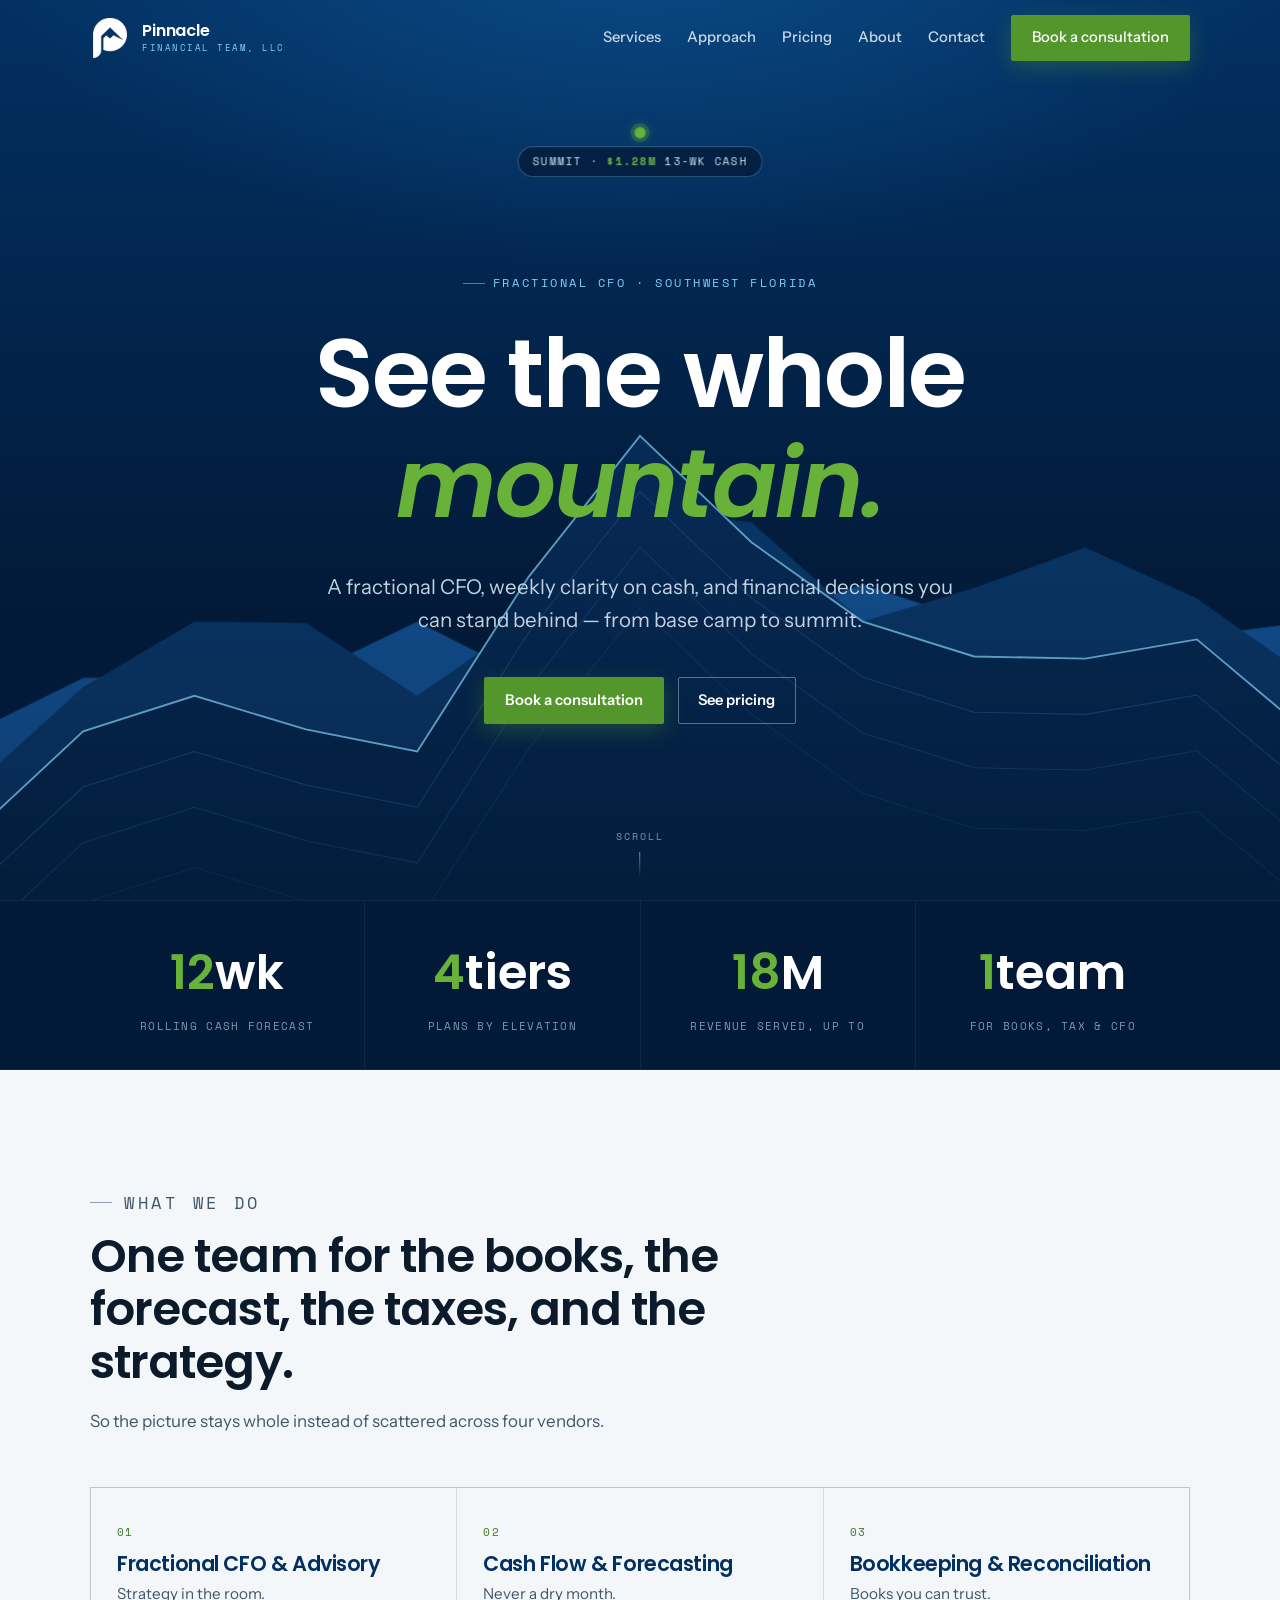
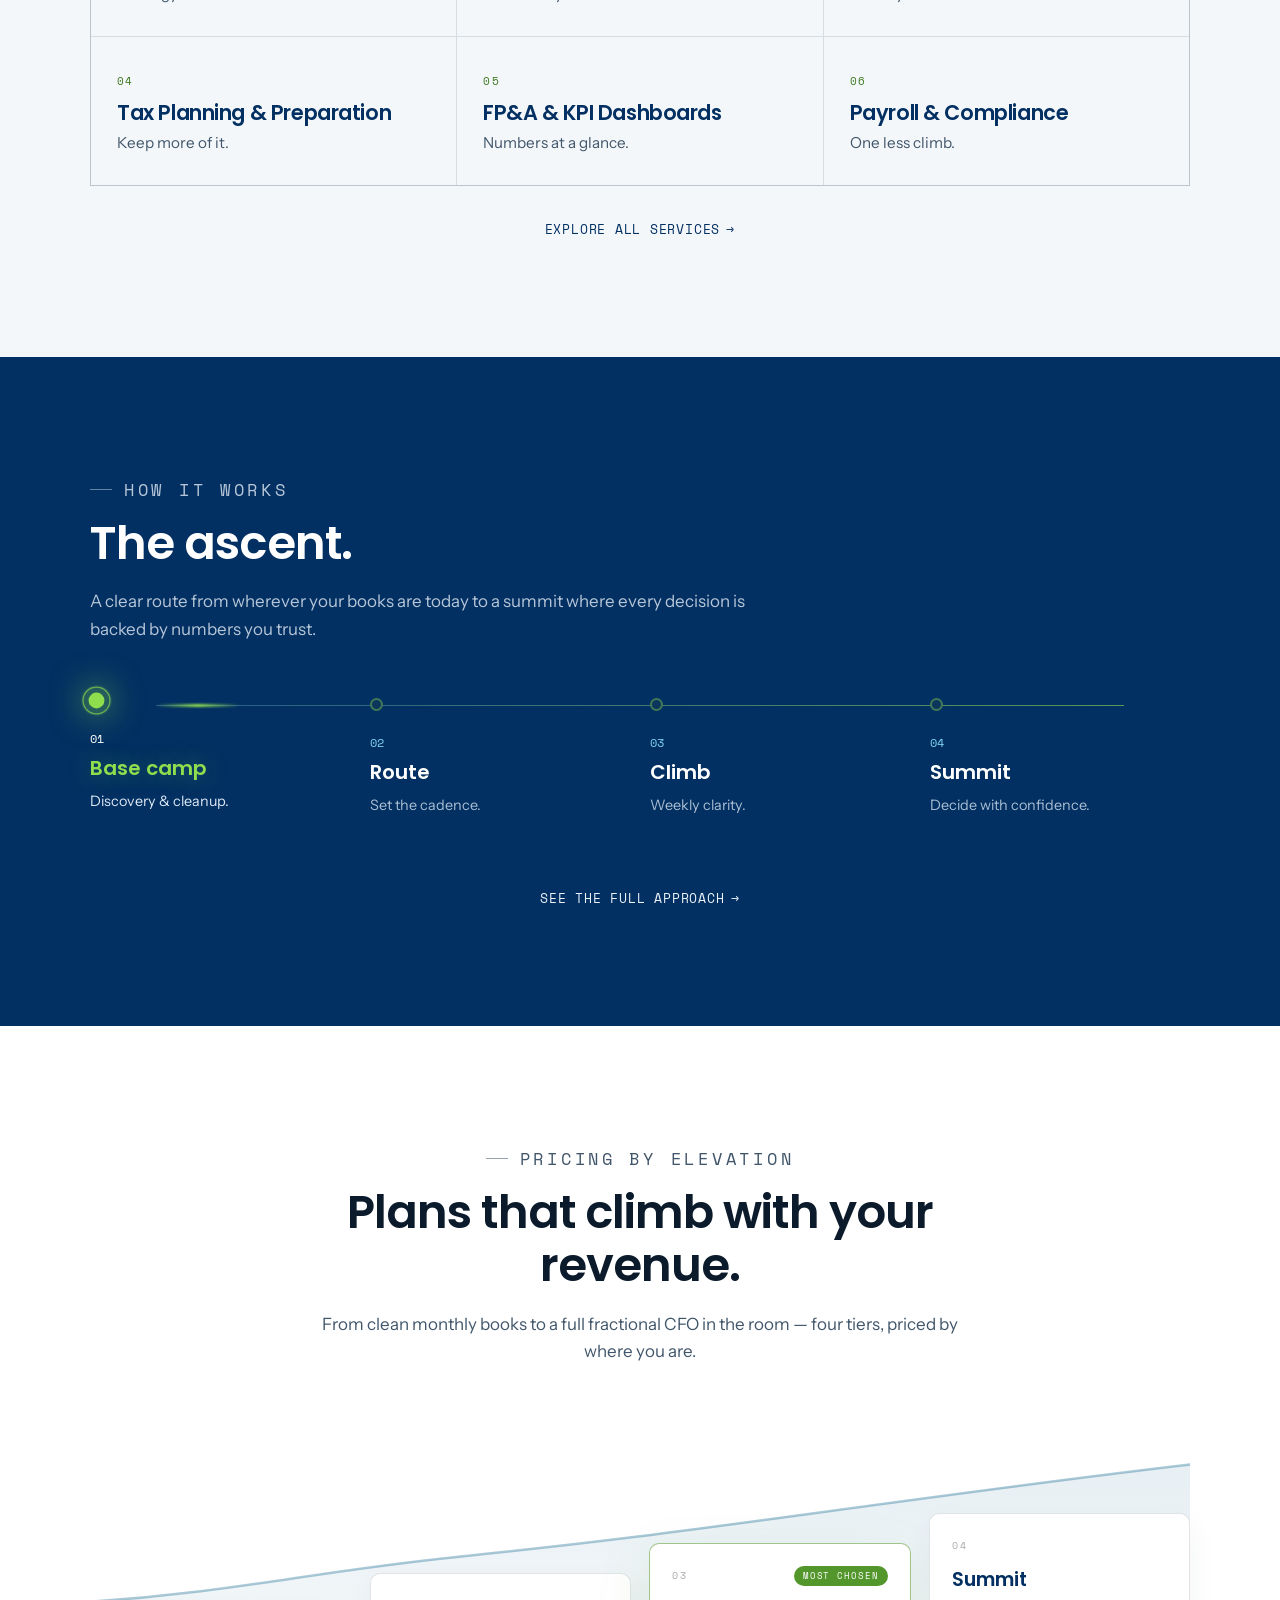
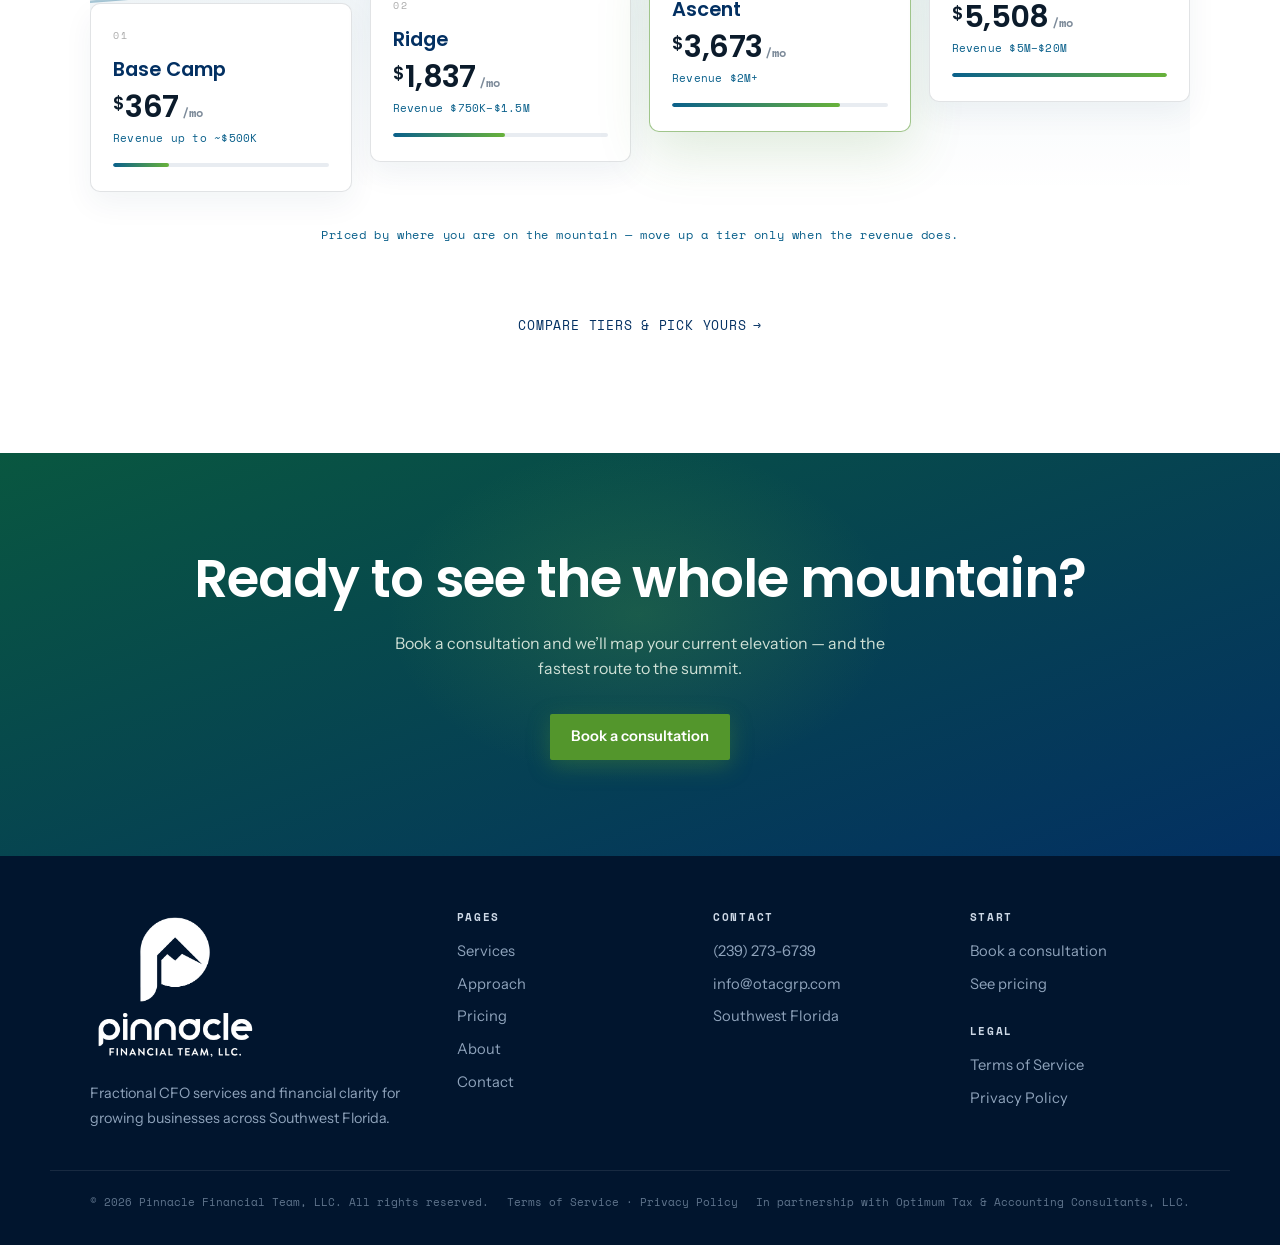
<file: index.html>
<!DOCTYPE html><html lang="en"><head>
<meta charset="utf-8"><meta name="viewport" content="width=device-width, initial-scale=1">
<title>Fractional CFO &amp; Financial Clarity — Pinnacle Financial Team, LLC</title><meta name="description" content="A fractional CFO, weekly cash clarity, and financial decisions you can stand behind. Southwest Florida.">
<link rel="preconnect" href="https://fonts.googleapis.com"><link rel="preconnect" href="https://fonts.gstatic.com" crossorigin>
<link href="https://fonts.googleapis.com/css2?family=Instrument+Sans:wght@400;500;600&family=Poppins:ital,wght@0,400;0,500;0,600;0,700;1,500&family=Space+Mono:wght@400;700&display=swap" rel="stylesheet">
<style>
:root{--navy:#033062;--navy-deep:#021a38;--steel:#0a608b;--pine:#095740;--ascent:#53962c;--ascent-bright:#68b23a;--fog:#aaaaaa;--paper:#f4f7fa;--ink:#0b1b2b;--line:rgba(11,27,43,.12);--maxw:1180px}
*{box-sizing:border-box;margin:0;padding:0}
html{scroll-behavior:smooth}
body{font-family:"Instrument Sans",system-ui,sans-serif;color:var(--ink);background:var(--paper);line-height:1.6;-webkit-font-smoothing:antialiased;overflow-x:hidden}
h1,h2,h3{font-family:"Poppins",system-ui,sans-serif;font-weight:600;line-height:1.14;letter-spacing:-.02em}
a{color:inherit;text-decoration:none} img{display:block;max-width:100%}
.wrap{max-width:var(--maxw);margin-inline:auto;padding-inline:clamp(20px,5vw,40px)}
.eyebrow{font-family:"Space Mono",monospace;font-size:.72rem;letter-spacing:.22em;text-transform:uppercase;color:var(--steel)}
/* nav */
.sr-only{position:absolute;width:1px;height:1px;padding:0;margin:-1px;overflow:hidden;clip:rect(0,0,0,0);white-space:nowrap;border:0}
.nav{position:fixed;inset:0 0 auto 0;z-index:60;transition:background .3s,border-color .3s,box-shadow .3s;border-bottom:1px solid transparent}
.nav.scrolled{background:rgba(255,255,255,.9);backdrop-filter:blur(14px) saturate(1.4);border-color:rgba(3,48,98,.10);box-shadow:0 6px 26px rgba(3,48,98,.07)}
.nav-in{display:flex;align-items:center;justify-content:space-between;height:76px;max-width:var(--maxw);margin-inline:auto;padding-inline:clamp(20px,5vw,40px)}
.brand{display:flex;align-items:center;gap:12px}
.brand-mark{position:relative;width:40px;height:40px;flex:none}
.brand-mark img{position:absolute;inset:0;width:100%;height:100%;object-fit:contain;transition:opacity .3s}
.brand-mark .on-light{opacity:0}
.nav.scrolled .brand-mark .on-dark{opacity:0}
.nav.scrolled .brand-mark .on-light{opacity:1}
.brand-txt{color:#fff;font-family:"Poppins",system-ui,sans-serif;font-size:1.02rem;font-weight:600;letter-spacing:-.01em;line-height:1.15;transition:color .3s}
.brand-txt b{font-weight:600}
.brand-txt small{display:block;font-family:"Space Mono",monospace;font-weight:400;font-size:.56rem;letter-spacing:.17em;text-transform:uppercase;color:#7fd0f0;transition:color .3s;margin-top:2px}
.nav.scrolled .brand-txt{color:var(--navy)}
.nav.scrolled .brand-txt small{color:var(--steel)}
.nav-links{display:flex;align-items:center;gap:26px}
.nav-links a{color:#cdd8e6;font-size:.92rem;font-weight:500;transition:color .2s;position:relative}
.nav-links a:hover{color:#fff}
.nav-links a.active{color:#fff}
.nav-links a.active::after{content:"";position:absolute;left:0;right:0;bottom:-6px;height:2px;background:var(--ascent-bright)}
.nav.scrolled .nav-links a{color:#41566b}
.nav.scrolled .nav-links a:hover{color:var(--navy)}
.nav.scrolled .nav-links a.active{color:var(--navy)}
.nav.scrolled .nav-links a.active::after{background:var(--ascent)}
.nav-links a.btn-green,.nav.scrolled .nav-links a.btn-green{color:#fff}
.nav.scrolled .nav-links a.btn-green{box-shadow:0 6px 18px rgba(83,150,44,.25)}
.btn{display:inline-flex;align-items:center;justify-content:center;gap:.5em;font-weight:600;font-size:.92rem;padding:.72em 1.35em;border-radius:2px;border:1px solid transparent;cursor:pointer;transition:transform .15s,background .2s,box-shadow .2s}
.btn-green{background:var(--ascent);color:#fff;box-shadow:0 6px 22px rgba(83,150,44,.35)} .btn-green:hover{background:var(--ascent-bright);transform:translateY(-1px)}
.btn-ghost{background:transparent;color:#fff;border-color:rgba(255,255,255,.35)} .btn-ghost:hover{border-color:#fff}
.btn-navy{background:var(--navy);color:#fff} .btn-navy:hover{background:var(--steel)}
.nav-toggle{display:none}
/* home hero */
.hero{position:relative;min-height:100svh;display:flex;flex-direction:column;justify-content:center;align-items:center;text-align:center;background:radial-gradient(1100px 560px at 50% -8%,#0a4b86 0%,rgba(10,75,134,0) 60%),linear-gradient(180deg,var(--navy) 0%,var(--navy-deep) 68%);color:#eaf1f8;overflow:hidden;padding-top:90px}
.hero-copy{position:relative;z-index:5;max-width:820px;padding-inline:24px}
.hero .eyebrow{color:#7fd0f0;opacity:0;animation:fade .8s .1s forwards}
.hero h1{font-size:clamp(3rem,8vw,6rem);color:#fff;margin:.28em 0 .34em}
.hero h1 .w{display:inline-block;overflow:hidden;vertical-align:top}
.hero h1 .w>span{display:inline-block;transform:translateY(110%);animation:rise .9s cubic-bezier(.2,.7,.2,1) forwards}
.hero h1 .w:nth-child(1)>span{animation-delay:.15s}.hero h1 .w:nth-child(2)>span{animation-delay:.28s}.hero h1 .w:nth-child(3)>span{animation-delay:.41s}
.hero h1 em{display:block;font-style:italic;color:var(--ascent-bright);opacity:0;animation:fade .9s .6s forwards}
.hero-sub{font-size:clamp(1.05rem,1.6vw,1.28rem);color:#c3d2e2;max-width:46ch;margin:0 auto 2em;opacity:0;animation:fade .9s .8s forwards}
.hero-cta{display:flex;gap:14px;justify-content:center;flex-wrap:wrap;opacity:0;animation:fade .9s 1s forwards}
.hero-mtn{position:absolute;left:0;right:0;bottom:0;width:100%;height:66%;z-index:1}
.hero-mtn .mtn{opacity:0;transform:translateY(40px);animation:mtnUp 1.2s cubic-bezier(.2,.7,.2,1) forwards}
.hero-mtn .back{animation-delay:.2s}.hero-mtn .mid{animation-delay:.35s}.hero-mtn .front{animation-delay:.5s}
.hero-mtn .crest{stroke-dasharray:5200;stroke-dashoffset:5200;animation:draw 2.4s .8s ease forwards}
.hero-mtn .contour{stroke-dasharray:5200;stroke-dashoffset:5200;animation:draw 2.6s ease forwards}
.hero-mtn .c1{animation-delay:1s}.hero-mtn .c2{animation-delay:1.2s}.hero-mtn .c3{animation-delay:1.4s}
.summit-chip{position:absolute;z-index:6;transform:translate(-50%,-140%);opacity:0;animation:fade .8s 1.9s forwards}
.summit-chip .flag{width:11px;height:11px;border-radius:50%;background:var(--ascent-bright);box-shadow:0 0 0 4px rgba(104,178,58,.25),0 0 14px rgba(104,178,58,.7);margin:0 auto 8px}
.summit-chip .rd{background:rgba(3,26,56,.72);border:1px solid rgba(127,208,240,.35);border-radius:100px;padding:6px 14px;font-family:"Space Mono",monospace;font-size:.66rem;letter-spacing:.12em;color:#cfe6f5;white-space:nowrap;backdrop-filter:blur(4px)}
.summit-chip .rd b{color:var(--ascent-bright)}
.scroll-cue{position:absolute;bottom:22px;left:50%;transform:translateX(-50%);z-index:6;font-family:"Space Mono",monospace;font-size:.6rem;letter-spacing:.2em;color:#7f95ae;opacity:0;animation:fade 1s 2.2s forwards}
.scroll-cue span{display:block;width:1px;height:26px;background:linear-gradient(#7f95ae,transparent);margin:8px auto 0;animation:cue 2s infinite}
@keyframes fade{to{opacity:1}}@keyframes rise{to{transform:translateY(0)}}@keyframes mtnUp{to{opacity:1;transform:translateY(0)}}@keyframes draw{to{stroke-dashoffset:0}}@keyframes cue{0%,100%{opacity:.3;transform:translateY(0)}50%{opacity:1;transform:translateY(4px)}}
/* page hero (subpages) */
.page-hero{position:relative;background:radial-gradient(900px 420px at 80% -20%,#0a4b86 0%,rgba(10,75,134,0) 60%),linear-gradient(180deg,var(--navy),var(--navy-deep));color:#eaf1f8;overflow:hidden;padding:150px 0 76px}
.ph-contours{position:absolute;inset:0;width:100%;height:100%;z-index:0}
.page-hero .wrap{position:relative;z-index:2}
.page-hero .eyebrow{color:#7fd0f0}
.page-hero h1{font-size:clamp(2.6rem,6vw,4.4rem);color:#fff;margin:.24em 0 .3em;max-width:16ch}
.page-hero p{color:#c3d2e2;font-size:clamp(1.05rem,1.5vw,1.24rem);max-width:52ch}
/* sections */
.section{padding-block:clamp(72px,9vw,120px)}
.light{background:var(--paper)}.white{background:#fff}
.dark{background:var(--navy);color:#eaf1f8}.dark .sec-head h2{color:#fff}.dark .sec-head p{color:#b6c6d8}.dark .eyebrow{color:#7fd0f0}
.sec-head{max-width:660px;margin-bottom:52px}.sec-head.center{margin-inline:auto;text-align:center}
.sec-head h2{font-size:clamp(2rem,4.2vw,2.9rem);margin:.3em 0 .4em}
.sec-head p{color:#41566b;font-size:1.06rem}
/* stats */
.stats{background:var(--navy-deep);border-block:1px solid rgba(255,255,255,.06)}
.stats-in{display:grid;grid-template-columns:repeat(4,1fr);gap:1px;background:rgba(255,255,255,.06)}
.stat{background:var(--navy-deep);padding:34px 26px;text-align:center}
.stat-v{display:block;font-family:"Poppins",sans-serif;font-weight:600;font-size:clamp(2.2rem,4vw,3rem);color:#fff}.stat-v span{color:var(--ascent-bright)}
.stat-l{font-family:"Space Mono",monospace;font-size:.68rem;letter-spacing:.12em;text-transform:uppercase;color:#7f95ae;margin-top:6px;display:block}
/* teasers (home) */
.teaser-grid{display:grid;grid-template-columns:repeat(3,1fr);gap:1px;background:var(--line);border:1px solid var(--line)}
.tz{background:var(--paper);padding:30px 26px;transition:background .25s}.tz:hover{background:#fff}
.tz .n{font-family:"Space Mono",monospace;font-size:.7rem;color:var(--ascent);letter-spacing:.12em}
.tz h3{font-size:1.3rem;color:var(--navy);margin:.4em 0 .3em}.tz p{color:#41566b;font-size:.95rem}
.more{display:inline-flex;align-items:center;gap:.5em;margin-top:34px;font-family:"Space Mono",monospace;font-size:.8rem;letter-spacing:.06em;color:var(--navy);text-transform:uppercase}
.more:hover{color:var(--ascent)} .more .arw{transition:transform .2s}.more:hover .arw{transform:translateX(4px)}
.center-more{text-align:center}
/* mini ascent (home) */
.mini-ascent{display:grid;grid-template-columns:repeat(4,1fr);gap:20px;position:relative;margin-top:20px}
.mini-ascent::before{content:"";position:absolute;left:6%;right:6%;top:9px;height:2px;background:linear-gradient(90deg,rgba(10,96,139,.3),rgba(83,150,44,.7))}
.mz{position:relative;padding-top:34px}.mz .dot{position:absolute;top:3px;left:0;width:13px;height:13px;border-radius:50%;background:var(--ascent);box-shadow:0 0 0 4px var(--paper)}
.mz .num{font-family:"Space Mono",monospace;font-size:.72rem;color:var(--steel)}.mz h4{font-family:"Poppins",sans-serif;font-weight:600;font-size:1.25rem;color:var(--navy);margin:.1em 0 .3em}.mz p{color:#41566b;font-size:.9rem}
/* services deep */
.svc-detail{display:grid;grid-template-columns:repeat(2,1fr);gap:26px}
.svc-card{background:#fff;border:1px solid var(--line);border-radius:8px;padding:32px 30px;transition:transform .25s,box-shadow .25s}
.svc-card:hover{transform:translateY(-4px);box-shadow:0 22px 50px rgba(3,48,98,.1)}
.svc-card .tag{font-family:"Space Mono",monospace;font-size:.68rem;letter-spacing:.14em;text-transform:uppercase;color:var(--ascent)}
.svc-card h3{font-size:1.5rem;color:var(--navy);margin:.4em 0 .4em}.svc-card>p{color:#41566b;margin-bottom:1.1em}
.svc-card ul{list-style:none;margin-bottom:1.1em}
.svc-card li{position:relative;padding-left:22px;font-size:.92rem;color:#33475b;margin-bottom:8px}
.svc-card li::before{content:"";position:absolute;left:0;top:.5em;width:8px;height:8px;border-left:2px solid var(--ascent);border-bottom:2px solid var(--ascent);transform:rotate(-45deg) translateY(-2px)}
.svc-best{font-family:"Space Mono",monospace;font-size:.72rem;letter-spacing:.03em;color:var(--steel);border-top:1px solid var(--line);padding-top:14px}
.svc-best b{color:var(--navy)}
/* deliver strip */
.deliver{display:grid;grid-template-columns:repeat(4,1fr);gap:22px}
.dl{border-top:2px solid var(--pine);padding-top:18px}.dl .k{font-family:"Space Mono",monospace;font-size:.66rem;letter-spacing:.12em;text-transform:uppercase;color:var(--pine)}
.dl h4{font-family:"Poppins",sans-serif;font-weight:600;font-size:1.15rem;color:var(--navy);margin:.3em 0 .3em}.dl p{color:#41566b;font-size:.9rem}
/* approach phases */
.phases{display:grid;gap:1px;background:rgba(255,255,255,.12);border:1px solid rgba(255,255,255,.12);border-radius:8px;overflow:hidden}
.phase{background:var(--navy);padding:34px 34px;display:grid;grid-template-columns:210px 1fr auto;gap:30px;align-items:start}
.phase .lead{display:flex;flex-direction:column;gap:6px}
.phase .num{font-family:"Space Mono",monospace;color:var(--ascent-bright);font-size:.8rem;letter-spacing:.1em}
.phase .alt{font-family:"Poppins",sans-serif;font-weight:500;font-size:1.7rem;color:#fff}
.phase h3{font-family:"Instrument Sans",sans-serif;font-weight:600;font-size:1.1rem;color:#dfe9f3;margin-bottom:.4em}
.phase p{color:#a9bccf;font-size:.96rem;max-width:52ch}
.phase ul{list-style:none;min-width:200px}
.phase li{font-family:"Space Mono",monospace;font-size:.72rem;color:#9fb4c9;padding:5px 0;border-bottom:1px dashed rgba(255,255,255,.12)}
/* 30-60-90 */
.timeline{display:grid;grid-template-columns:repeat(3,1fr);gap:24px}
.tl{background:#fff;border:1px solid var(--line);border-radius:8px;padding:30px 28px}
.tl .d{font-family:"Space Mono",monospace;font-size:.72rem;letter-spacing:.12em;color:var(--ascent)}
.tl h3{font-size:1.4rem;color:var(--navy);margin:.3em 0 .5em}.tl p{color:#41566b;font-size:.95rem}
/* cadence */
.cadence{display:grid;grid-template-columns:repeat(3,1fr);gap:24px}
.cad{border-left:3px solid var(--ascent);padding:6px 0 6px 22px}
.cad .k{font-family:"Space Mono",monospace;font-size:.7rem;letter-spacing:.13em;text-transform:uppercase;color:var(--steel)}
.cad h4{font-family:"Poppins",sans-serif;font-weight:600;font-size:1.3rem;color:var(--navy);margin:.2em 0 .4em}.cad p{color:#41566b;font-size:.94rem}
/* pricing interactive */
.rev-ask{text-align:center;font-family:"Space Mono",monospace;font-size:.74rem;letter-spacing:.16em;text-transform:uppercase;color:var(--steel);margin-bottom:16px}
.rev-btns{display:flex;justify-content:center;flex-wrap:wrap;gap:10px;margin-bottom:40px}
.rev-btn{font:inherit;font-size:.9rem;font-weight:500;padding:.6em 1.25em;border-radius:100px;border:1px solid var(--line);background:#fff;color:var(--navy);cursor:pointer;transition:.2s}
.rev-btn:hover{border-color:var(--steel)}.rev-btn.active{background:var(--navy);color:#fff;border-color:var(--navy)}
.price-mtn{position:relative;max-width:960px;margin:0 auto 46px}
.price-mtn svg{width:100%;height:auto;display:block;overflow:visible}
.pcrest{fill:none;stroke:#0a608b;stroke-width:2.4;stroke-dasharray:2200;stroke-dashoffset:2200;transition:stroke-dashoffset 1.8s ease}
.price-mtn.drawn .pcrest{stroke-dashoffset:0}
.pcamp-dot{fill:#fff;stroke:var(--steel);stroke-width:3;cursor:pointer;transition:.3s}
.pcamp.on .pcamp-dot{fill:var(--ascent);stroke:var(--ascent-bright);r:9}
.pcamp-lbl{font-family:"Space Mono",monospace;font-size:15px;fill:#41566b;letter-spacing:1px;transition:.3s}
.pcamp.on .pcamp-lbl{fill:var(--navy);font-weight:700}
.climber{position:absolute;width:20px;height:20px;transform:translate(-50%,-50%);transition:left .6s cubic-bezier(.34,1.2,.4,1),top .6s cubic-bezier(.34,1.2,.4,1);pointer-events:none;z-index:3}
.climber::before{content:"";position:absolute;inset:0;border-radius:50% 50% 50% 0;transform:rotate(-45deg);background:var(--ascent);box-shadow:0 6px 16px rgba(83,150,44,.5)}
.climber::after{content:"";position:absolute;width:7px;height:7px;background:#fff;border-radius:50%;left:50%;top:44%;transform:translate(-50%,-50%)}
.tiers{display:grid;grid-template-columns:repeat(4,1fr);gap:18px}
.tier{background:#fff;border:1px solid var(--line);border-radius:8px;padding:26px 22px 28px;position:relative;cursor:pointer;transition:transform .3s,box-shadow .3s,border-color .3s,opacity .3s}
.tier.dim{opacity:.55}.tier.focus{transform:translateY(-8px);box-shadow:0 26px 60px rgba(3,48,98,.18);border-color:var(--ascent);opacity:1}
.tier-top{display:flex;align-items:center;justify-content:space-between;margin-bottom:6px}
.tier-alt{font-family:"Space Mono",monospace;font-size:.66rem;letter-spacing:.2em;color:var(--steel)}.tier.focus .tier-alt{color:var(--ascent)}
.tier-ribbon{background:var(--ascent);color:#fff;font-family:"Space Mono",monospace;font-size:.56rem;letter-spacing:.1em;text-transform:uppercase;padding:3px 9px;border-radius:2px}
.tier-name{font-family:"Poppins",sans-serif;font-weight:600;font-size:1.3rem;color:var(--navy);display:block;margin-bottom:14px}
.tier-price{display:flex;align-items:baseline;gap:1px;margin-bottom:2px}
.tier-cur{font-family:"Poppins",sans-serif;font-weight:600;font-size:1.3rem;color:var(--ink)}.tier-amt{font-family:"Poppins",sans-serif;font-weight:600;font-size:2.2rem;color:var(--ink)}
.tier-per{font-family:"Space Mono",monospace;font-size:.78rem;color:var(--fog);margin-left:3px}
.tier-rev{font-family:"Space Mono",monospace;font-size:.7rem;color:var(--steel);margin-bottom:18px}
.tier-feats{list-style:none;margin-bottom:22px}
.tier-feats li{position:relative;padding-left:20px;font-size:.88rem;color:#41566b;margin-bottom:8px}
.tier-feats li::before{content:"";position:absolute;left:0;top:.5em;width:8px;height:8px;border-left:2px solid var(--ascent);border-bottom:2px solid var(--ascent);transform:rotate(-45deg) translateY(-2px)}
.tier-cta{display:block;text-align:center;font-weight:600;font-size:.88rem;padding:.68em;border:1px solid var(--navy);border-radius:2px;color:var(--navy);transition:.2s}
.tier-cta:hover{background:var(--navy);color:#fff}.tier.focus .tier-cta{background:var(--ascent);border-color:var(--ascent);color:#fff}
.addon{margin-top:30px;text-align:center;font-family:"Space Mono",monospace;font-size:.8rem;color:#41566b}.addon b{color:var(--navy)}
/* matrix */
.matrix-wrap{overflow-x:auto}
.matrix{width:100%;border-collapse:collapse;min-width:680px}
.matrix th,.matrix td{padding:15px 16px;text-align:center;border-bottom:1px solid var(--line);font-size:.92rem}
.matrix thead th{font-family:"Poppins",sans-serif;font-weight:600;font-size:1.05rem;color:var(--navy);border-bottom:2px solid var(--navy)}
.matrix thead th.rec{color:var(--ascent)}
.matrix tbody th{text-align:left;font-weight:500;color:#33475b;font-family:"Instrument Sans",sans-serif}
.matrix td.yes{color:var(--ascent);font-weight:700}.matrix td.no{color:var(--fog)}
.matrix .col-rec{background:rgba(83,150,44,.06)}
/* faq */
.faq{max-width:820px;margin-inline:auto}
.qa{border-bottom:1px solid var(--line)}
.qa button{width:100%;text-align:left;background:none;border:0;cursor:pointer;font:inherit;padding:22px 2px;display:flex;justify-content:space-between;align-items:center;gap:20px;color:var(--navy);font-family:"Poppins",sans-serif;font-weight:500;font-size:1.15rem}
.qa .ic{flex:none;width:22px;height:22px;position:relative}
.qa .ic::before,.qa .ic::after{content:"";position:absolute;background:var(--ascent);border-radius:2px;left:50%;top:50%;transition:transform .25s}
.qa .ic::before{width:14px;height:2px;transform:translate(-50%,-50%)}.qa .ic::after{width:2px;height:14px;transform:translate(-50%,-50%)}
.qa.open .ic::after{transform:translate(-50%,-50%) scaleY(0)}
.qa .ans{max-height:0;overflow:hidden;transition:max-height .3s ease}
.qa .ans p{color:#41566b;padding:0 2px 22px;font-size:.98rem}
.qa.open .ans{max-height:260px}
/* values / industries / serve */
.values-grid{display:grid;grid-template-columns:repeat(2,1fr);gap:30px}
.val{border-top:2px solid var(--pine);padding-top:20px}.val .n{font-family:"Space Mono",monospace;font-size:.72rem;color:var(--pine)}
.val h3{font-size:1.35rem;color:var(--navy);margin:.25em 0 .35em}.val p{color:#41566b;font-size:.98rem}
.serve-grid{display:grid;grid-template-columns:1.1fr 1fr;gap:56px;align-items:center}
.serve-copy h2{font-size:clamp(1.9rem,3.5vw,2.5rem);color:var(--navy);margin-bottom:.5em}.serve-copy p{color:#41566b;margin-bottom:1em}
.chips{display:flex;flex-wrap:wrap;gap:12px;list-style:none}
.chip{border:1px solid var(--line);background:#fff;border-radius:100px;padding:.6em 1.15em;font-size:.92rem;color:var(--navy)}
/* about story */
.story{display:grid;grid-template-columns:1fr 1fr;gap:56px;align-items:start}
.story .lede{font-family:"Poppins",sans-serif;font-weight:500;font-size:clamp(1.4rem,2.4vw,1.9rem);color:var(--navy);line-height:1.3}
.story p{color:#41566b;margin-bottom:1em}
.partner{background:linear-gradient(160deg,var(--navy),var(--navy-deep));color:#eaf1f8;border-radius:10px;padding:40px 38px}
.partner .eyebrow{color:var(--ascent-bright)}.partner h3{color:#fff;font-size:1.6rem;margin:.4em 0 .5em}.partner p{color:#b9c9db}
/* expect steps */
.expect{display:grid;grid-template-columns:repeat(4,1fr);gap:22px;position:relative}
.ex{padding-top:8px}.ex .num{font-family:"Space Mono",monospace;font-size:1.4rem;color:var(--ascent);display:block;margin-bottom:.3em}
.ex h4{font-family:"Poppins",sans-serif;font-weight:600;font-size:1.2rem;color:var(--navy);margin-bottom:.3em}.ex p{color:#41566b;font-size:.92rem}
/* contact */
.contact-in{display:grid;grid-template-columns:1fr 1fr;gap:56px}
.contact-copy .line{font-family:"Space Mono",monospace;font-size:.94rem;color:var(--navy);margin-bottom:.8em}.contact-copy .line span{color:var(--steel)}
.contact-copy p{color:#41566b;margin-bottom:1.2em;max-width:42ch}
.form{display:grid;gap:16px;background:#fff;border:1px solid var(--line);border-radius:10px;padding:32px}
.frow{display:grid;grid-template-columns:1fr 1fr;gap:16px}
.field label{display:block;font-family:"Space Mono",monospace;font-size:.66rem;letter-spacing:.13em;text-transform:uppercase;color:var(--steel);margin-bottom:7px}
.field input,.field textarea,.field select{width:100%;background:var(--paper);border:1px solid var(--line);border-radius:4px;padding:.75em .85em;color:var(--ink);font:inherit;font-size:.95rem;transition:border-color .2s}
.field input:focus,.field textarea:focus,.field select:focus{outline:none;border-color:var(--ascent)}
.field textarea{resize:vertical;min-height:110px}
/* cta band */
.cta{position:relative;background:linear-gradient(160deg,var(--pine),var(--navy));color:#fff;overflow:hidden;text-align:center}
.cta-in{position:relative;z-index:2;padding-block:clamp(60px,8vw,96px)}
.cta h2{font-size:clamp(2rem,4.5vw,3.3rem);color:#fff;margin-bottom:.4em}.cta p{color:#cfe0d6;max-width:46ch;margin:0 auto 2em}
/* footer */
.footer{background:#01152e;color:#8fa3bb;padding-block:52px 34px}
.footer-in{display:grid;grid-template-columns:1.5fr 1fr 1fr 1fr;gap:36px;align-items:start}
.footer img{width:170px;margin-bottom:16px}.footer .tag{max-width:32ch;font-size:.9rem;line-height:1.7}
.footer h4{color:#cdd8e6;font-family:"Space Mono",monospace;font-size:.7rem;letter-spacing:.15em;text-transform:uppercase;margin-bottom:14px}
.footer ul{list-style:none}.footer li{margin-bottom:9px;font-size:.92rem}.footer a:hover{color:#fff}
.footer-bar{border-top:1px solid rgba(255,255,255,.09);margin-top:40px;padding-top:22px;display:flex;justify-content:space-between;flex-wrap:wrap;gap:12px;font-family:"Space Mono",monospace;font-size:.7rem;color:#5f748c}
/* reveal */
.reveal{opacity:0;transform:translateY(24px);transition:opacity .7s ease var(--d,0ms),transform .7s ease var(--d,0ms)}
.reveal.in{opacity:1;transform:none}
/* responsive */
@media(max-width:940px){
 .nav-links{position:fixed;inset:76px 0 auto 0;flex-direction:column;align-items:flex-start;background:#fff;padding:24px;gap:18px;transform:translateY(-140%);transition:transform .3s;border-bottom:1px solid rgba(3,48,98,.10);box-shadow:0 18px 40px rgba(3,48,98,.12)}
 .nav-links a,.nav.scrolled .nav-links a{color:var(--navy)}
 .nav-links a.btn-green,.nav.scrolled .nav-links a.btn-green{color:#fff}
 .nav-links.open{transform:none}.nav-links a.active::after{display:none}
 .nav-toggle{display:inline-flex;flex-direction:column;gap:5px;background:none;border:0;cursor:pointer;padding:6px}
 .nav-toggle span{width:24px;height:2px;background:#fff;display:block;transition:background .3s}
 .nav.scrolled .nav-toggle span{background:var(--navy)}
 .teaser-grid,.svc-detail,.values-grid,.story,.contact-in{grid-template-columns:1fr}
 .mini-ascent,.deliver,.timeline,.cadence,.expect,.tiers,.serve-grid{grid-template-columns:1fr 1fr}
 .mini-ascent::before{display:none}
 .stats-in,.footer-in{grid-template-columns:1fr 1fr}
 .phase{grid-template-columns:1fr;gap:16px}.phase ul{min-width:0}
}
@media(max-width:560px){
 .tiers,.footer-in,.stats-in,.deliver,.timeline,.cadence,.expect,.serve-grid,.frow{grid-template-columns:1fr}
}
@media(prefers-reduced-motion:reduce){
 *{animation:none !important;transition:none !important}
 .reveal{opacity:1 !important;transform:none !important}
 .hero *{opacity:1 !important;transform:none !important}
 .hero-mtn .mtn,.hero-mtn .crest,.hero-mtn .contour,.pcrest{opacity:1 !important;transform:none !important;stroke-dashoffset:0 !important}
}

/* ================= v2 upgrade layer ================= */
:root{--lime:#8ede4d;--lime-dim:rgba(142,222,77,.55);--ascent-deep:#3f7a21}
html{scroll-behavior:smooth}
:focus-visible{outline:2px solid var(--ascent-bright);outline-offset:3px;border-radius:2px}

/* reveal rebuilt as an animation so hover transforms stay free afterwards */
.reveal{opacity:0;transform:translateY(24px);transition:none}
.reveal.in{opacity:1;transform:none;animation:revealIn .75s cubic-bezier(.2,.7,.2,1) var(--d,0ms) backwards}
@keyframes revealIn{from{opacity:0;transform:translateY(24px)}to{opacity:1;transform:none}}

/* small green labels on light backgrounds: deepen for legibility */
.tz .n,.svc-card .tag,.ex .num{color:var(--ascent-deep)}

/* nav scroll progress */
.nav-prog{position:absolute;left:0;right:0;bottom:-1px;height:2px;overflow:hidden;pointer-events:none}
.nav-prog i{display:block;height:100%;width:100%;transform:scaleX(0);transform-origin:left;background:linear-gradient(90deg,var(--steel),var(--ascent-bright));opacity:0;transition:opacity .3s}
.nav.scrolled .nav-prog i{opacity:1}

/* ============ dark sections: contrast repair ============ */
.dark .mz h4{color:#fff;transition:color .45s,text-shadow .45s}
.dark .mz p{color:#a9bed3;transition:color .45s}
.dark .mz .num{color:#7fd0f0;transition:color .45s}
.dark .mz{transition:transform .45s cubic-bezier(.2,.7,.2,1)}

/* ascent rail + travelling light */
.dark .mini-ascent::before{background:linear-gradient(90deg,rgba(127,208,240,.28),rgba(142,222,77,.6));height:1px;top:10px}
.dark .mini-ascent::after{content:"";position:absolute;left:6%;top:9px;width:84px;height:3px;border-radius:3px;background:linear-gradient(90deg,rgba(142,222,77,0),var(--lime),rgba(142,222,77,0));filter:blur(1px);animation:railTrail 8s linear infinite}
@keyframes railTrail{0%{margin-left:0;opacity:0}6%{opacity:.95}90%{opacity:.95}100%{margin-left:calc(88% - 84px);opacity:0}}

/* ascent dots: idle state, then highlighted one by one */
.dark .mz .dot{background:#0c355c;border:2px solid rgba(142,222,77,.4);box-shadow:none;transition:background .45s,border-color .45s,transform .45s,box-shadow .45s}
.dark .mz.active .dot{background:var(--lime);border-color:var(--lime);transform:scale(1.22);box-shadow:0 0 0 6px rgba(142,222,77,.13),0 0 26px 5px var(--lime-dim)}
.dark .mz.active .dot::after{content:"";position:absolute;inset:-7px;border-radius:50%;border:1px solid rgba(142,222,77,.65);animation:dotPing 1.9s ease-out infinite}
@keyframes dotPing{0%{transform:scale(.65);opacity:.85}100%{transform:scale(2.1);opacity:0}}
.dark .mz.active{transform:translateY(-4px)}
.dark .mz.active h4{color:var(--lime);text-shadow:0 0 22px rgba(142,222,77,.35)}
.dark .mz.active .num{color:#fff}
.dark .mz.active p{color:#dce8f4}

/* deliverables strip on navy: glass cards, bright rule */
.dark .deliver{gap:20px}
.dark .dl{position:relative;border-top:0;padding:24px 22px 26px;border-radius:8px;background:linear-gradient(180deg,rgba(255,255,255,.055),rgba(255,255,255,.015));border:1px solid rgba(255,255,255,.10);overflow:hidden;transition:transform .4s cubic-bezier(.2,.7,.2,1),border-color .4s,background .4s,box-shadow .4s}
.dark .dl::before{content:"";position:absolute;left:0;top:0;height:2px;width:100%;background:linear-gradient(90deg,var(--lime),rgba(142,222,77,.05));transform:scaleX(.4);transform-origin:left;transition:transform .55s cubic-bezier(.2,.7,.2,1)}
.dark .dl .k{color:var(--lime);text-shadow:0 0 18px rgba(142,222,77,.3)}
.dark .dl h4{color:#fff;font-size:1.2rem}
.dark .dl p{color:#aec3d7}
.dark .dl:hover{transform:translateY(-6px);border-color:rgba(142,222,77,.38);background:linear-gradient(180deg,rgba(142,222,77,.09),rgba(255,255,255,.02));box-shadow:0 26px 50px rgba(0,0,0,.28)}
.dark .dl:hover::before{transform:scaleX(1)}

/* ============ pricing by elevation (home) ============ */
.elev{position:relative;display:grid;grid-template-columns:repeat(4,1fr);gap:18px;align-items:end;margin-top:18px;padding-top:96px}
.elev-ridge{position:absolute;left:0;right:0;top:0;height:100%;width:100%;pointer-events:none}
.elev-ridge .ridge-line{fill:none;stroke:rgba(10,96,139,.32);stroke-width:2;stroke-linecap:round;stroke-dasharray:1800;stroke-dashoffset:1800;transition:stroke-dashoffset 2.4s cubic-bezier(.3,.7,.3,1) .15s}
.elev.in .elev-ridge .ridge-line{stroke-dashoffset:0}
.elev-card{position:relative;background:#fff;border:1px solid var(--line);border-radius:10px;padding:22px 22px 24px;margin-bottom:calc(var(--i,0) * 30px);box-shadow:0 12px 30px rgba(3,48,98,.055);transition:transform .45s cubic-bezier(.2,.7,.2,1),box-shadow .45s,border-color .45s}
.elev-top{display:flex;align-items:center;justify-content:space-between;gap:10px;margin-bottom:12px;min-height:20px}
.elev-idx{font-family:"Space Mono",monospace;font-size:.64rem;letter-spacing:.2em;color:var(--fog)}
.elev-ribbon{font-family:"Space Mono",monospace;font-size:.55rem;letter-spacing:.1em;text-transform:uppercase;background:var(--ascent);color:#fff;padding:3px 9px;border-radius:100px}
.elev-card h4{font-family:"Poppins",sans-serif;font-weight:600;font-size:1.22rem;color:var(--navy);line-height:1.2}
.elev-price{font-family:"Poppins",sans-serif;font-weight:600;font-size:1.9rem;color:var(--ink);line-height:1.1;margin:.28em 0 .18em;letter-spacing:-.02em}
.elev-price .cur{font-size:1.1rem;vertical-align:.42em;margin-right:1px}
.elev-price .per{font-family:"Space Mono",monospace;font-size:.72rem;color:#7c8a99;margin-left:3px;letter-spacing:0}
.elev-band{font-family:"Space Mono",monospace;font-size:.7rem;color:var(--steel);letter-spacing:.02em}
.elev-meter{margin-top:16px;height:4px;border-radius:4px;background:rgba(3,48,98,.09);overflow:hidden}
.elev-meter i{display:block;height:100%;width:0;border-radius:4px;background:linear-gradient(90deg,var(--steel),var(--ascent-bright));transition:width 1.5s cubic-bezier(.2,.7,.2,1) .45s}
.elev-card.in .elev-meter i{width:var(--w,50%)}
.elev-card.feat{border-color:rgba(83,150,44,.55);box-shadow:0 22px 54px rgba(83,150,44,.15)}
.elev-card.feat::before{content:"";position:absolute;inset:-1px;border-radius:11px;pointer-events:none;animation:featPulse 3s ease-in-out infinite}
@keyframes featPulse{0%,100%{box-shadow:0 0 0 0 rgba(83,150,44,.26)}55%{box-shadow:0 0 0 12px rgba(83,150,44,0)}}
.elev-card:hover{transform:translateY(-9px);box-shadow:0 34px 64px rgba(3,48,98,.15);border-color:rgba(83,150,44,.5)}
.elev-foot{text-align:center;margin-top:34px;font-family:"Space Mono",monospace;font-size:.74rem;letter-spacing:.05em;color:var(--steel)}
.elev-ridge .ridge-fill{fill:url(#ridgeFade);stroke:none;opacity:0;transition:opacity 1.2s ease .5s}
.elev.in .elev-ridge .ridge-fill{opacity:1}
.elev-ridge .ridge-line{stroke:rgba(10,96,139,.34)}

/* ============ premium polish ============ */
.tz{transition:background .3s,transform .35s cubic-bezier(.2,.7,.2,1),box-shadow .35s}
.svc-card,.val,.ex,.cad{transition:transform .4s cubic-bezier(.2,.7,.2,1),box-shadow .4s,border-color .4s}
.tz:hover{transform:translateY(-4px);box-shadow:0 22px 44px rgba(3,48,98,.10);z-index:2}
.svc-card:hover,.cad:hover{transform:translateY(-5px);box-shadow:0 26px 52px rgba(3,48,98,.10)}
.btn{position:relative;overflow:hidden}
.btn::after{content:"";position:absolute;top:0;left:-120%;width:60%;height:100%;background:linear-gradient(100deg,transparent,rgba(255,255,255,.28),transparent);transform:skewX(-18deg);transition:left .6s ease}
.btn:hover::after{left:140%}
.cta{position:relative}
.cta::after{content:"";position:absolute;left:50%;top:-20%;width:min(720px,90%);height:120%;transform:translateX(-50%);background:radial-gradient(closest-side,rgba(104,178,58,.20),transparent 70%);pointer-events:none}
.cta .wrap{position:relative;z-index:2}
.eyebrow{display:inline-flex;align-items:center;gap:.7em}
.eyebrow::before{content:"";width:22px;height:1px;background:currentColor;opacity:.55}
.sec-head.center .eyebrow{justify-content:center}

@media(max-width:940px){
 .elev{grid-template-columns:1fr 1fr;padding-top:40px}
 .elev-card{margin-bottom:0}
 .elev-ridge{display:none}
 .dark .mini-ascent::after{display:none}
}
@media(max-width:560px){
 .elev{grid-template-columns:1fr}
}
@media(prefers-reduced-motion:reduce){
 html{scroll-behavior:auto}
 .reveal.in{animation:none}
 .dark .mini-ascent::after,.dark .mz.active .dot::after,.elev-card.feat::before{display:none;animation:none}
 .elev-ridge .ridge-line{transition:none;stroke-dashoffset:0}
 .elev-ridge .ridge-fill{transition:none;opacity:1}
 .elev-meter i{transition:none}
 .btn::after{display:none}
}

/* ============ legal pages ============ */
.legal-wrap{display:grid;grid-template-columns:230px 1fr;gap:56px;align-items:start}
.legal-toc{position:sticky;top:104px}
.legal-toc h4{font-family:"Space Mono",monospace;font-size:.66rem;letter-spacing:.15em;text-transform:uppercase;color:var(--steel);margin-bottom:14px}
.legal-toc ul{list-style:none;border-left:1px solid var(--line)}
.legal-toc li{margin:0}
.legal-toc a{display:block;padding:7px 0 7px 14px;margin-left:-1px;border-left:2px solid transparent;font-size:.88rem;color:#41566b;transition:color .2s,border-color .2s}
.legal-toc a:hover{color:var(--navy);border-left-color:var(--ascent)}
.legal{max-width:760px}
.legal h2{font-size:clamp(1.35rem,2.4vw,1.7rem);color:var(--navy);margin:2.4em 0 .6em;scroll-margin-top:110px}
.legal h2:first-child{margin-top:0}
.legal h3{font-family:"Poppins",sans-serif;font-size:1.02rem;font-weight:600;color:var(--navy);margin:1.7em 0 .5em}
.legal p{color:#41566b;margin-bottom:1.05em;line-height:1.78}
.legal ul,.legal ol{list-style:none;margin:0 0 1.3em}
.legal li{position:relative;padding-left:22px;color:#41566b;margin-bottom:.55em;line-height:1.72}
.legal ul li::before{content:"";position:absolute;left:2px;top:.68em;width:6px;height:6px;border-radius:50%;background:var(--ascent)}
.legal ol{counter-reset:lg}
.legal ol li{padding-left:34px;margin-bottom:1.05em;counter-increment:lg}
.legal ol li::before{content:counter(lg,decimal-leading-zero);position:absolute;left:0;top:.15em;font-family:"Space Mono",monospace;font-size:.72rem;color:var(--ascent-deep);letter-spacing:.06em}
.legal ol li b{color:var(--navy)}
.legal a{color:var(--steel);text-decoration:underline;text-underline-offset:3px;text-decoration-thickness:1px}
.legal a:hover{color:var(--ascent-deep)}
.legal .callout{background:#fff;border:1px solid var(--line);border-left:3px solid var(--ascent);border-radius:8px;padding:24px 26px;margin:0 0 2.4em;box-shadow:0 12px 30px rgba(3,48,98,.05)}
.legal .callout .k{font-family:"Space Mono",monospace;font-size:.66rem;letter-spacing:.15em;text-transform:uppercase;color:var(--ascent-deep);display:block;margin-bottom:10px}
.legal .callout p:last-child{margin-bottom:0}
.legal .contact-card{background:var(--navy);color:#dfe9f3;border-radius:10px;padding:28px 30px;margin-top:2.4em}
.legal .contact-card h3{color:#fff;margin:0 0 14px}
.legal .contact-card p{color:#b6c6d8;margin-bottom:.5em}
.legal .contact-card a{color:var(--lime);text-decoration:none}
.legal .contact-card a:hover{color:#fff}
.legal .eff{font-family:"Space Mono",monospace;font-size:.72rem;letter-spacing:.12em;text-transform:uppercase;color:var(--steel);border-top:1px solid var(--line);padding-top:18px;margin-top:2.6em}
.footer-legal a{text-decoration:none}
.footer-legal a:hover{color:#fff}
@media(max-width:940px){
 .legal-wrap{grid-template-columns:1fr;gap:30px}
 .legal-toc{position:static;display:flex;flex-wrap:wrap;gap:8px}
 .legal-toc h4{width:100%;margin-bottom:4px}
 .legal-toc ul{display:flex;flex-wrap:wrap;gap:8px;border-left:0}
 .legal-toc a{border:1px solid var(--line);border-radius:100px;padding:6px 13px;margin:0;font-size:.8rem}
 .legal-toc a:hover{border-color:var(--ascent);border-left-color:var(--ascent)}
}
.footer h4.grp{margin-top:26px}
</style></head><body id="top">
<header class="nav" id="nav"><div class="nav-in">
  <a class="brand" href="index.html"><span class="brand-mark"><img class="on-dark" src="[data-uri]" alt=""><img class="on-light" src="[data-uri]" alt=""></span><span class="brand-txt"><b>Pinnacle</b><small>Financial Team, LLC</small></span><span class="sr-only">Pinnacle Financial Team, LLC</span></a>
  <button class="nav-toggle" aria-label="Menu" aria-expanded="false"><span></span><span></span><span></span></button>
  <nav class="nav-links" id="navlinks">
    <a href="services.html">Services</a>
    <a href="approach.html">Approach</a>
    <a href="pricing.html">Pricing</a>
    <a href="about.html">About</a>
    <a href="contact.html">Contact</a>
    <a class="btn btn-green" href="contact.html">Book a consultation</a>
  </nav></div></header>
<section class="hero"><svg class="hero-mtn" viewBox="0 0 1440 640" preserveAspectRatio="xMidYMax slice" xmlns="http://www.w3.org/2000/svg" aria-hidden="true">
 <defs>
  <linearGradient id="gb" x1="0" y1="0" x2="0" y2="1"><stop offset="0" stop-color="#124a86"/><stop offset="1" stop-color="#0d3b6e"/></linearGradient>
  <linearGradient id="gmid" x1="0" y1="0" x2="0" y2="1"><stop offset="0" stop-color="#0a3564"/><stop offset="1" stop-color="#08294f"/></linearGradient>
  <linearGradient id="gfront" x1="0" y1="0" x2="0" y2="1"><stop offset="0" stop-color="#072b57"/><stop offset="1" stop-color="#031d3c"/></linearGradient>
 </defs>
 <path class="mtn back" d="M 0.0 568.0 L 0.0 460.0 L 120.0 400.7 L 240.0 400.0 L 360.0 397.8 L 480.0 340.0 L 600.0 401.1 L 720.0 420.0 L 840.0 340.4 L 960.0 300.0 L 1080.0 339.6 L 1200.0 380.0 L 1320.0 356.0 L 1440.0 340.0 L 1440 640 L 0 640 Z" fill="url(#gb)"/><path class="mtn mid" d="M 0.0 592.0 L 0.0 520.0 L 120.0 410.6 L 240.0 340.0 L 360.0 341.6 L 480.0 420.0 L 600.0 336.6 L 720.0 220.0 L 840.0 233.0 L 960.0 340.0 L 1080.0 303.9 L 1200.0 260.0 L 1320.0 315.2 L 1440.0 400.0 L 1440 640 L 0 640 Z" fill="url(#gmid)"/>
 <path class="mtn front" d="M 0.0 612.0 L 0.0 570.0 L 120.0 458.3 L 240.0 420.0 L 360.0 456.2 L 480.0 480.0 L 600.0 291.8 L 720.0 140.0 L 840.0 254.5 L 960.0 340.0 L 1080.0 377.6 L 1200.0 380.0 L 1320.0 359.2 L 1440.0 460.0 L 1440 640 L 0 640 Z" fill="url(#gfront)"/>
 <path class="contour c1" d="M 0.0 672.0 L 0.0 672.0 L 0.0 630.0 L 120.0 518.3 L 240.0 480.0 L 360.0 516.2 L 480.0 540.0 L 600.0 351.8 L 720.0 200.0 L 840.0 314.5 L 960.0 400.0 L 1080.0 437.6 L 1200.0 440.0 L 1320.0 419.2 L 1440.0 520.0" fill="none" stroke="#3E6EA8" stroke-width="1.1" opacity=".33"/>
 <path class="contour c2" d="M 0.0 732.0 L 0.0 732.0 L 0.0 690.0 L 120.0 578.3 L 240.0 540.0 L 360.0 576.2 L 480.0 600.0 L 600.0 411.8 L 720.0 260.0 L 840.0 374.5 L 960.0 460.0 L 1080.0 497.6 L 1200.0 500.0 L 1320.0 479.2 L 1440.0 580.0" fill="none" stroke="#3E6EA8" stroke-width="1.1" opacity=".24"/>
 <path class="contour c3" d="M 0.0 797.0 L 0.0 797.0 L 0.0 755.0 L 120.0 643.3 L 240.0 605.0 L 360.0 641.2 L 480.0 665.0 L 600.0 476.8 L 720.0 325.0 L 840.0 439.5 L 960.0 525.0 L 1080.0 562.6 L 1200.0 565.0 L 1320.0 544.2 L 1440.0 645.0" fill="none" stroke="#3E6EA8" stroke-width="1.1" opacity=".16"/>
 <path class="crest" d="M 0.0 612.0 L 0.0 570.0 L 120.0 458.3 L 240.0 420.0 L 360.0 456.2 L 480.0 480.0 L 600.0 291.8 L 720.0 140.0 L 840.0 254.5 L 960.0 340.0 L 1080.0 377.6 L 1200.0 380.0 L 1320.0 359.2 L 1440.0 460.0" fill="none" stroke="#7fd0f0" stroke-width="2" opacity=".7"/></svg>
  <div class="summit-chip" style="left:50.0%;top:21.9%"><div class="flag"></div><div class="rd">SUMMIT &middot; <b>$1.28M</b> 13-WK CASH</div></div>
  <div class="hero-copy"><p class="eyebrow">Fractional CFO &middot; Southwest Florida</p>
    <h1><span class="w"><span>See</span></span> <span class="w"><span>the</span></span> <span class="w"><span>whole</span></span> <em>mountain.</em></h1>
    <p class="hero-sub">A fractional CFO, weekly clarity on cash, and financial decisions you can stand behind &mdash; from base camp to summit.</p>
    <div class="hero-cta"><a class="btn btn-green" href="contact.html">Book a consultation</a><a class="btn btn-ghost" href="pricing.html">See pricing</a></div></div>
  <div class="scroll-cue">SCROLL<span></span></div></section>

<section class="stats"><div class="wrap"><div class="stats-in"><div class="stat reveal" style="--d:0ms"><span class="stat-v"><span data-target="13">0</span>wk</span><span class="stat-l">Rolling cash forecast</span></div><div class="stat reveal" style="--d:90ms"><span class="stat-v"><span data-target="4">0</span>tiers</span><span class="stat-l">Plans by elevation</span></div><div class="stat reveal" style="--d:180ms"><span class="stat-v"><span data-target="20">0</span>M</span><span class="stat-l">Revenue served, up to</span></div><div class="stat reveal" style="--d:270ms"><span class="stat-v"><span data-target="1">0</span>team</span><span class="stat-l">For books, tax &amp; CFO</span></div></div></div></section>

<section class="section light"><div class="wrap">
  <div class="sec-head"><p class="eyebrow">What we do</p><h2>One team for the books, the forecast, the taxes, and the strategy.</h2>
    <p>So the picture stays whole instead of scattered across four vendors.</p></div>
  <div class="teaser-grid"><div class="tz reveal" style="--d:0ms"><span class="n">01</span><h3>Fractional CFO &amp; Advisory</h3><p>Strategy in the room.</p></div><div class="tz reveal" style="--d:60ms"><span class="n">02</span><h3>Cash Flow &amp; Forecasting</h3><p>Never a dry month.</p></div><div class="tz reveal" style="--d:120ms"><span class="n">03</span><h3>Bookkeeping &amp; Reconciliation</h3><p>Books you can trust.</p></div><div class="tz reveal" style="--d:180ms"><span class="n">04</span><h3>Tax Planning &amp; Preparation</h3><p>Keep more of it.</p></div><div class="tz reveal" style="--d:240ms"><span class="n">05</span><h3>FP&amp;A &amp; KPI Dashboards</h3><p>Numbers at a glance.</p></div><div class="tz reveal" style="--d:300ms"><span class="n">06</span><h3>Payroll &amp; Compliance</h3><p>One less climb.</p></div></div>
  <div class="center-more"><a class="more" href="services.html">Explore all services <span class="arw">&rarr;</span></a></div>
</div></section>

<section class="section dark"><div class="wrap">
  <div class="sec-head"><p class="eyebrow">How it works</p><h2>The ascent.</h2><p>A clear route from wherever your books are today to a summit where every decision is backed by numbers you trust.</p></div>
  <div class="mini-ascent"><div class="mz reveal" style="--d:0ms"><span class="dot"></span><span class="num">01</span><h4>Base camp</h4><p>Discovery &amp; cleanup.</p></div><div class="mz reveal" style="--d:90ms"><span class="dot"></span><span class="num">02</span><h4>Route</h4><p>Set the cadence.</p></div><div class="mz reveal" style="--d:180ms"><span class="dot"></span><span class="num">03</span><h4>Climb</h4><p>Weekly clarity.</p></div><div class="mz reveal" style="--d:270ms"><span class="dot"></span><span class="num">04</span><h4>Summit</h4><p>Decide with confidence.</p></div></div>
  <div class="center-more" style="margin-top:38px"><a class="more" style="color:#eaf1f8" href="approach.html">See the full approach <span class="arw">&rarr;</span></a></div>
</div></section>

<section class="section white"><div class="wrap">
  <div class="sec-head center"><p class="eyebrow">Pricing by elevation</p><h2>Plans that climb with your revenue.</h2>
    <p>From clean monthly books to a full fractional CFO in the room &mdash; four tiers, priced by where you are.</p></div>
  <div class="elev">
    <svg class="elev-ridge" viewBox="0 0 1200 300" preserveAspectRatio="none" aria-hidden="true"><defs><linearGradient id="ridgeFade" x1="0" y1="0" x2="0" y2="1"><stop offset="0" stop-color="#0a608b" stop-opacity=".10"/><stop offset="1" stop-color="#0a608b" stop-opacity="0"/></linearGradient></defs><path class="ridge-fill" d="M0,148 C160,140 240,124 400,112 C560,100 640,92 800,76 C940,62 1060,50 1200,38 L1200,300 L0,300 Z"/><path class="ridge-line" d="M0,148 C160,140 240,124 400,112 C560,100 640,92 800,76 C940,62 1060,50 1200,38"/></svg>
    <article class="elev-card reveal" style="--i:0;--d:0ms;--w:26%">
      <div class="elev-top"><span class="elev-idx">01</span></div>
      <h4>Base Camp</h4>
      <p class="elev-price"><span class="cur">$</span><span data-target="500">0</span><span class="per">/mo</span></p>
      <p class="elev-band">Revenue up to ~$500K</p>
      <div class="elev-meter"><i></i></div>
    </article>
    <article class="elev-card reveal" style="--i:1;--d:110ms;--w:52%">
      <div class="elev-top"><span class="elev-idx">02</span></div>
      <h4>Ridge</h4>
      <p class="elev-price"><span class="cur">$</span><span data-target="2500">0</span><span class="per">/mo</span></p>
      <p class="elev-band">Revenue $750K&ndash;$1.5M</p>
      <div class="elev-meter"><i></i></div>
    </article>
    <article class="elev-card reveal feat" style="--i:2;--d:220ms;--w:78%">
      <div class="elev-top"><span class="elev-idx">03</span><span class="elev-ribbon">Most chosen</span></div>
      <h4>Ascent</h4>
      <p class="elev-price"><span class="cur">$</span><span data-target="5000">0</span><span class="per">/mo</span></p>
      <p class="elev-band">Revenue $2M+</p>
      <div class="elev-meter"><i></i></div>
    </article>
    <article class="elev-card reveal" style="--i:3;--d:330ms;--w:100%">
      <div class="elev-top"><span class="elev-idx">04</span></div>
      <h4>Summit</h4>
      <p class="elev-price"><span class="cur">$</span><span data-target="7500">0</span><span class="per">/mo</span></p>
      <p class="elev-band">Revenue $5M&ndash;$20M</p>
      <div class="elev-meter"><i></i></div>
    </article>
  </div>
  <p class="elev-foot">Priced by where you are on the mountain &mdash; move up a tier only when the revenue does.</p>
  <div class="center-more" style="margin-top:38px"><a class="more" href="pricing.html">Compare tiers &amp; pick yours <span class="arw">&rarr;</span></a></div>
</div></section>
<section class="cta"><div class="wrap cta-in"><h2>Ready to see the whole mountain?</h2>
    <p>Book a consultation and we&rsquo;ll map your current elevation &mdash; and the fastest route to the summit.</p>
    <a class="btn btn-green" href="contact.html">Book a consultation</a></div></section>
<footer class="footer"><div class="wrap footer-in">
  <div><img src="[data-uri]" alt="Pinnacle Financial Team, LLC"><p class="tag">Fractional CFO services and financial clarity for growing businesses across Southwest Florida.</p></div>
  <div><h4>Pages</h4><ul><li><a href="services.html">Services</a></li><li><a href="approach.html">Approach</a></li><li><a href="pricing.html">Pricing</a></li><li><a href="about.html">About</a></li><li><a href="contact.html">Contact</a></li></ul></div>
  <div><h4>Contact</h4><ul><li><a href="tel:+12392736739">(239) 273-6739</a></li><li><a href="mailto:info@otacgrp.com">info@otacgrp.com</a></li><li>Southwest Florida</li></ul></div>
  <div><h4>Start</h4><ul><li><a href="contact.html">Book a consultation</a></li><li><a href="pricing.html">See pricing</a></li></ul><h4 class="grp">Legal</h4><ul><li><a href="terms.html">Terms of Service</a></li><li><a href="privacy-policy.html">Privacy Policy</a></li></ul></div>
</div><div class="wrap footer-bar"><span>&copy; 2026 Pinnacle Financial Team, LLC. All rights reserved.</span><span class="footer-legal"><a href="terms.html">Terms of Service</a> &middot; <a href="privacy-policy.html">Privacy Policy</a></span><span>In partnership with Optimum Tax &amp; Accounting Consultants, LLC.</span></div></footer>
<script>
const reduce=matchMedia('(prefers-reduced-motion: reduce)').matches;
const nav=document.getElementById('nav');
addEventListener('scroll',()=>nav.classList.toggle('scrolled',scrollY>40),{passive:true});
if(scrollY>40)nav.classList.add('scrolled');
const tog=document.querySelector('.nav-toggle'),links=document.getElementById('navlinks');
tog.addEventListener('click',()=>{const o=links.classList.toggle('open');tog.setAttribute('aria-expanded',o)});
links.querySelectorAll('a').forEach(a=>a.addEventListener('click',()=>{links.classList.remove('open');tog.setAttribute('aria-expanded',false)}));
const io=new IntersectionObserver((es)=>es.forEach(e=>{if(e.isIntersecting){e.target.classList.add('in');io.unobserve(e.target)}}),{threshold:.14});
document.querySelectorAll('.reveal').forEach(el=>io.observe(el));
function countUp(el){const t=+el.dataset.target,dec=+(el.dataset.dec||0);
 if(reduce){el.textContent=t.toLocaleString(undefined,{minimumFractionDigits:dec,maximumFractionDigits:dec});return;}
 const dur=1200,st=performance.now();(function tick(now){let p=Math.min((now-st)/dur,1);p=1-Math.pow(1-p,3);
 el.textContent=(t*p).toLocaleString(undefined,{minimumFractionDigits:dec,maximumFractionDigits:dec});if(p<1)requestAnimationFrame(tick);})(st);}
const cio=new IntersectionObserver((es)=>es.forEach(e=>{if(e.isIntersecting){countUp(e.target);cio.unobserve(e.target)}}),{threshold:.6});
document.querySelectorAll('[data-target]').forEach(el=>cio.observe(el));
document.querySelectorAll('.qa button').forEach(b=>b.addEventListener('click',()=>b.parentElement.classList.toggle('open')));

/* ================= v2 upgrade layer ================= */
(function(){
  var RM = matchMedia('(prefers-reduced-motion: reduce)').matches;

  /* nav scroll progress */
  var navEl = document.getElementById('nav');
  if(navEl){
    var bar = document.createElement('div');
    bar.className = 'nav-prog';
    bar.innerHTML = '<i></i>';
    navEl.appendChild(bar);
    var fill = bar.firstChild;
    var upd = function(){
      var h = document.documentElement.scrollHeight - innerHeight;
      fill.style.transform = 'scaleX(' + (h > 0 ? Math.min(scrollY / h, 1) : 0) + ')';
    };
    addEventListener('scroll', upd, {passive:true});
    addEventListener('resize', upd);
    upd();
  }

  /* the ascent: highlight each stage in sequence while it is on screen */
  document.querySelectorAll('.dark .mini-ascent').forEach(function(group){
    var zones = [].slice.call(group.querySelectorAll('.mz'));
    if(!zones.length) return;
    if(RM){ zones.forEach(function(z){ z.classList.add('active'); }); return; }
    var i = 0, timer = null;
    var setActive = function(n){
      zones.forEach(function(z){ z.classList.remove('active'); });
      i = n; zones[i].classList.add('active');
    };
    setActive(0);
    var start = function(){ if(!timer) timer = setInterval(function(){ setActive((i + 1) % zones.length); }, 2100); };
    var stop = function(){ clearInterval(timer); timer = null; };
    new IntersectionObserver(function(es){
      es.forEach(function(e){ e.isIntersecting ? start() : stop(); });
    }, {threshold:.2}).observe(group);
    zones.forEach(function(z, k){
      z.addEventListener('mouseenter', function(){ stop(); setActive(k); });
      z.addEventListener('mouseleave', start);
    });
  });

  /* elevation pricing: draw the ridge once it scrolls into view */
  document.querySelectorAll('.elev').forEach(function(el){
    new IntersectionObserver(function(es, o){
      es.forEach(function(e){ if(e.isIntersecting){ el.classList.add('in'); o.unobserve(el); } });
    }, {threshold:.2}).observe(el);
  });
})();
</script></body></html>
</file>
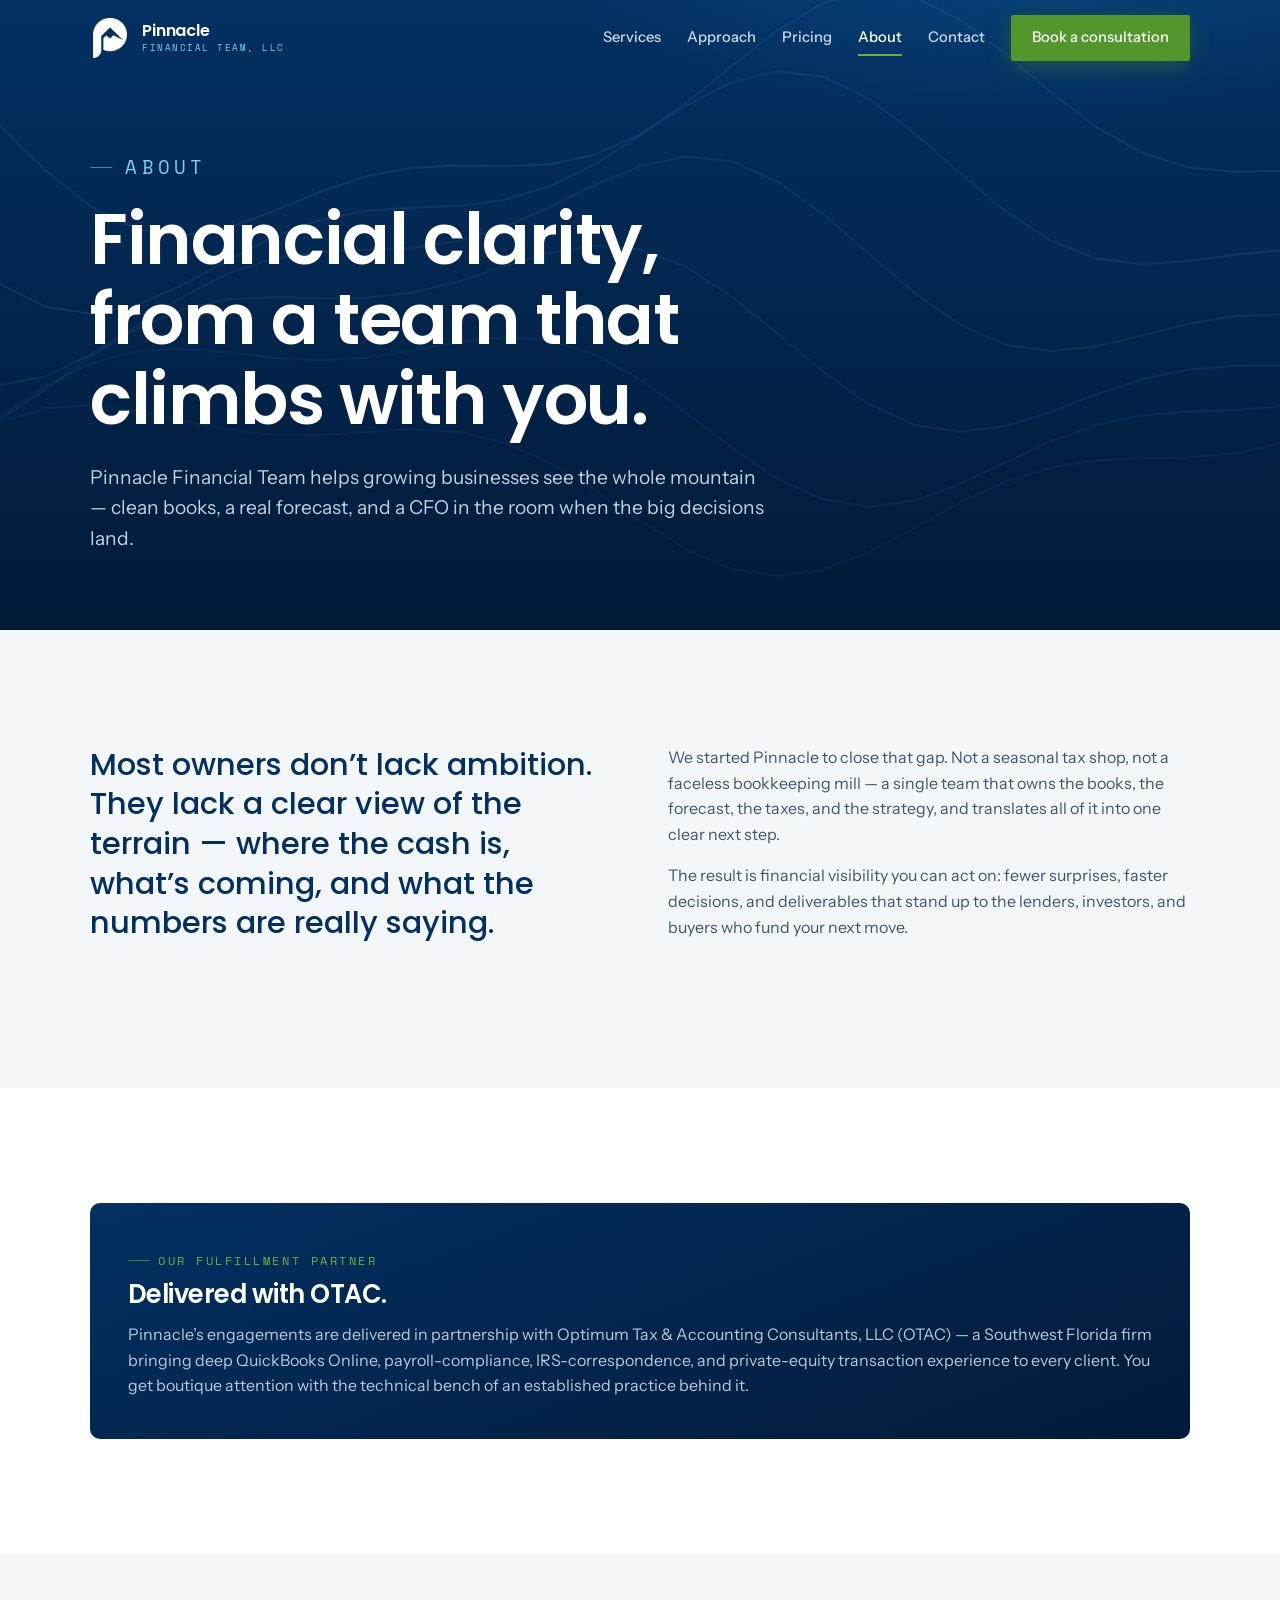
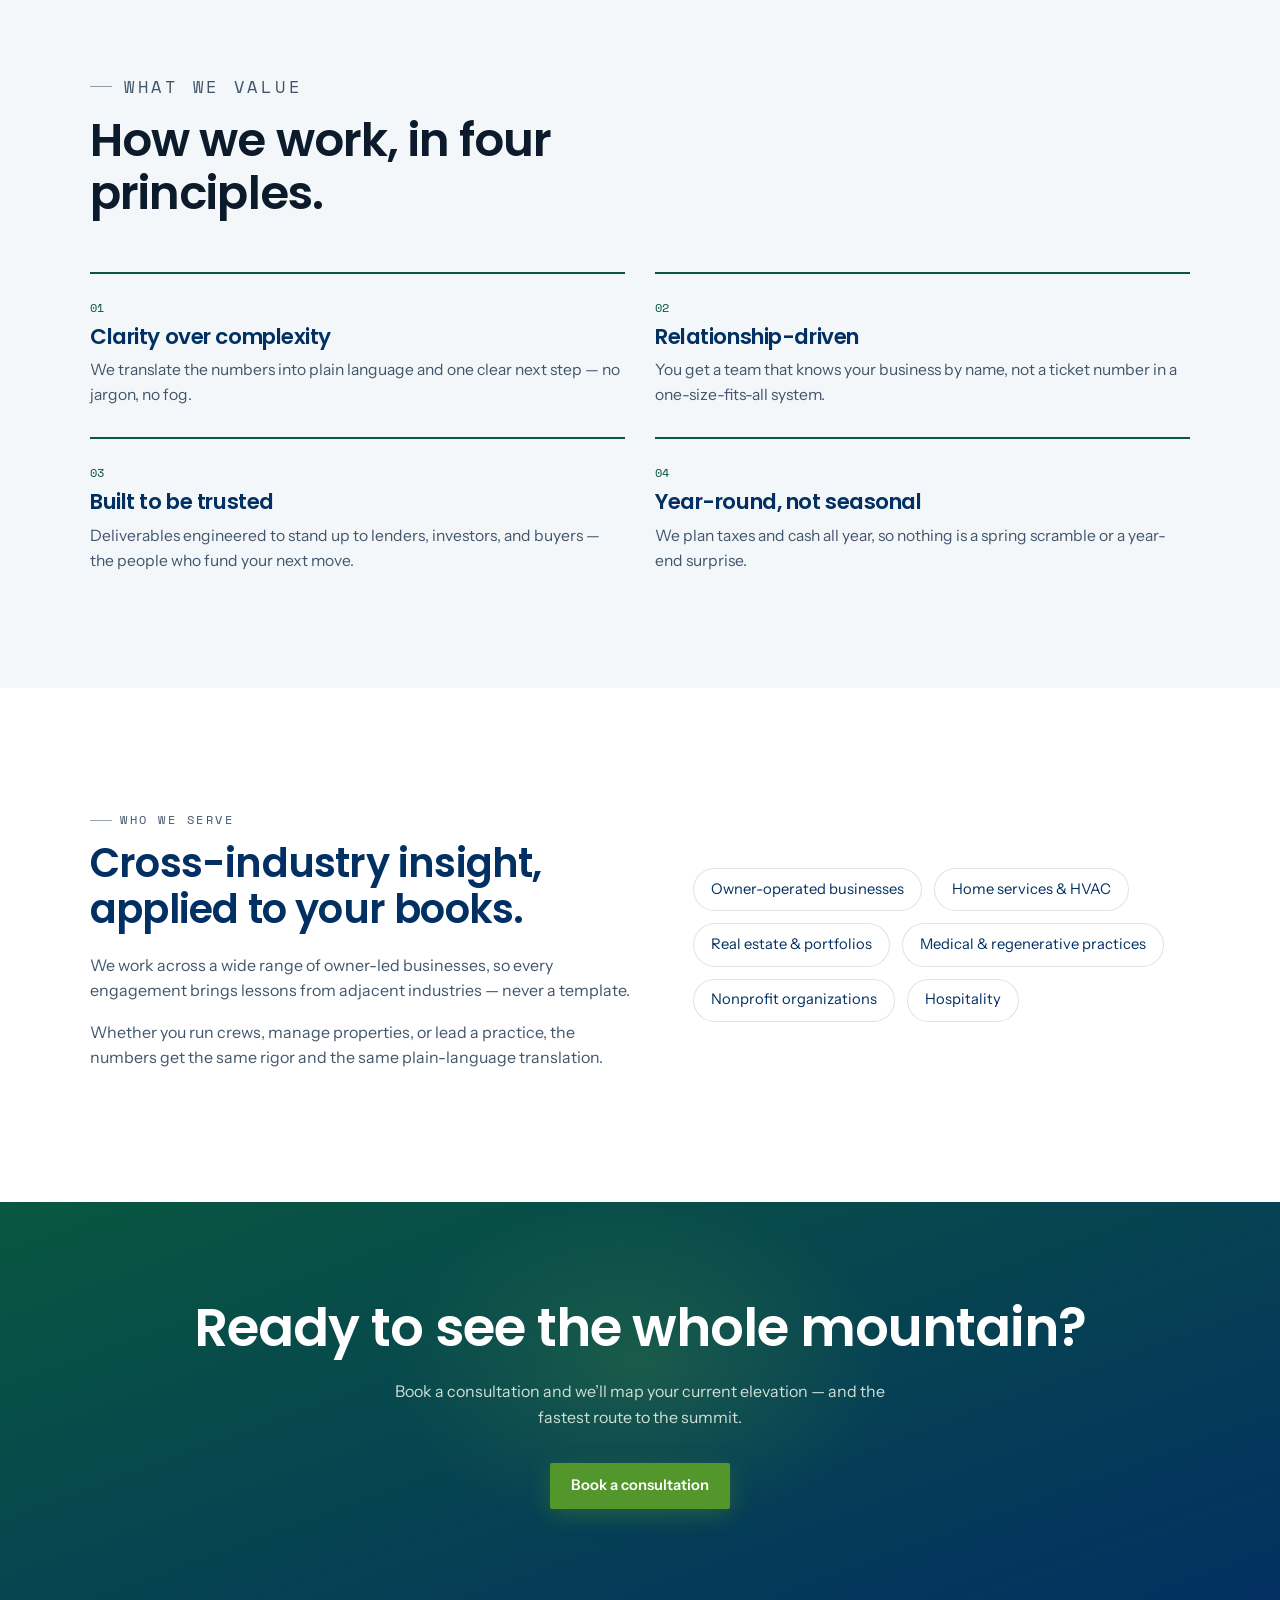
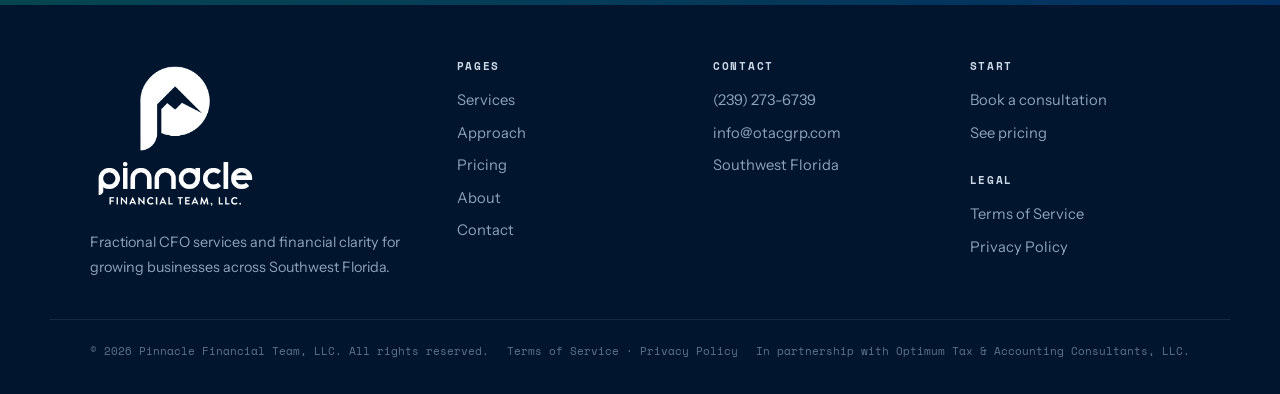
<file: about.html>
<!DOCTYPE html><html lang="en"><head>
<meta charset="utf-8"><meta name="viewport" content="width=device-width, initial-scale=1">
<title>About — Pinnacle Financial Team, LLC</title><meta name="description" content="Financial clarity for growing businesses, delivered with OTAC across Southwest Florida.">
<link rel="preconnect" href="https://fonts.googleapis.com"><link rel="preconnect" href="https://fonts.gstatic.com" crossorigin>
<link href="https://fonts.googleapis.com/css2?family=Instrument+Sans:wght@400;500;600&family=Poppins:ital,wght@0,400;0,500;0,600;0,700;1,500&family=Space+Mono:wght@400;700&display=swap" rel="stylesheet">
<style>
:root{--navy:#033062;--navy-deep:#021a38;--steel:#0a608b;--pine:#095740;--ascent:#53962c;--ascent-bright:#68b23a;--fog:#aaaaaa;--paper:#f4f7fa;--ink:#0b1b2b;--line:rgba(11,27,43,.12);--maxw:1180px}
*{box-sizing:border-box;margin:0;padding:0}
html{scroll-behavior:smooth}
body{font-family:"Instrument Sans",system-ui,sans-serif;color:var(--ink);background:var(--paper);line-height:1.6;-webkit-font-smoothing:antialiased;overflow-x:hidden}
h1,h2,h3{font-family:"Poppins",system-ui,sans-serif;font-weight:600;line-height:1.14;letter-spacing:-.02em}
a{color:inherit;text-decoration:none} img{display:block;max-width:100%}
.wrap{max-width:var(--maxw);margin-inline:auto;padding-inline:clamp(20px,5vw,40px)}
.eyebrow{font-family:"Space Mono",monospace;font-size:.72rem;letter-spacing:.22em;text-transform:uppercase;color:var(--steel)}
/* nav */
.sr-only{position:absolute;width:1px;height:1px;padding:0;margin:-1px;overflow:hidden;clip:rect(0,0,0,0);white-space:nowrap;border:0}
.nav{position:fixed;inset:0 0 auto 0;z-index:60;transition:background .3s,border-color .3s,box-shadow .3s;border-bottom:1px solid transparent}
.nav.scrolled{background:rgba(255,255,255,.9);backdrop-filter:blur(14px) saturate(1.4);border-color:rgba(3,48,98,.10);box-shadow:0 6px 26px rgba(3,48,98,.07)}
.nav-in{display:flex;align-items:center;justify-content:space-between;height:76px;max-width:var(--maxw);margin-inline:auto;padding-inline:clamp(20px,5vw,40px)}
.brand{display:flex;align-items:center;gap:12px}
.brand-mark{position:relative;width:40px;height:40px;flex:none}
.brand-mark img{position:absolute;inset:0;width:100%;height:100%;object-fit:contain;transition:opacity .3s}
.brand-mark .on-light{opacity:0}
.nav.scrolled .brand-mark .on-dark{opacity:0}
.nav.scrolled .brand-mark .on-light{opacity:1}
.brand-txt{color:#fff;font-family:"Poppins",system-ui,sans-serif;font-size:1.02rem;font-weight:600;letter-spacing:-.01em;line-height:1.15;transition:color .3s}
.brand-txt b{font-weight:600}
.brand-txt small{display:block;font-family:"Space Mono",monospace;font-weight:400;font-size:.56rem;letter-spacing:.17em;text-transform:uppercase;color:#7fd0f0;transition:color .3s;margin-top:2px}
.nav.scrolled .brand-txt{color:var(--navy)}
.nav.scrolled .brand-txt small{color:var(--steel)}
.nav-links{display:flex;align-items:center;gap:26px}
.nav-links a{color:#cdd8e6;font-size:.92rem;font-weight:500;transition:color .2s;position:relative}
.nav-links a:hover{color:#fff}
.nav-links a.active{color:#fff}
.nav-links a.active::after{content:"";position:absolute;left:0;right:0;bottom:-6px;height:2px;background:var(--ascent-bright)}
.nav.scrolled .nav-links a{color:#41566b}
.nav.scrolled .nav-links a:hover{color:var(--navy)}
.nav.scrolled .nav-links a.active{color:var(--navy)}
.nav.scrolled .nav-links a.active::after{background:var(--ascent)}
.nav-links a.btn-green,.nav.scrolled .nav-links a.btn-green{color:#fff}
.nav.scrolled .nav-links a.btn-green{box-shadow:0 6px 18px rgba(83,150,44,.25)}
.btn{display:inline-flex;align-items:center;justify-content:center;gap:.5em;font-weight:600;font-size:.92rem;padding:.72em 1.35em;border-radius:2px;border:1px solid transparent;cursor:pointer;transition:transform .15s,background .2s,box-shadow .2s}
.btn-green{background:var(--ascent);color:#fff;box-shadow:0 6px 22px rgba(83,150,44,.35)} .btn-green:hover{background:var(--ascent-bright);transform:translateY(-1px)}
.btn-ghost{background:transparent;color:#fff;border-color:rgba(255,255,255,.35)} .btn-ghost:hover{border-color:#fff}
.btn-navy{background:var(--navy);color:#fff} .btn-navy:hover{background:var(--steel)}
.nav-toggle{display:none}
/* home hero */
.hero{position:relative;min-height:100svh;display:flex;flex-direction:column;justify-content:center;align-items:center;text-align:center;background:radial-gradient(1100px 560px at 50% -8%,#0a4b86 0%,rgba(10,75,134,0) 60%),linear-gradient(180deg,var(--navy) 0%,var(--navy-deep) 68%);color:#eaf1f8;overflow:hidden;padding-top:90px}
.hero-copy{position:relative;z-index:5;max-width:820px;padding-inline:24px}
.hero .eyebrow{color:#7fd0f0;opacity:0;animation:fade .8s .1s forwards}
.hero h1{font-size:clamp(3rem,8vw,6rem);color:#fff;margin:.28em 0 .34em}
.hero h1 .w{display:inline-block;overflow:hidden;vertical-align:top}
.hero h1 .w>span{display:inline-block;transform:translateY(110%);animation:rise .9s cubic-bezier(.2,.7,.2,1) forwards}
.hero h1 .w:nth-child(1)>span{animation-delay:.15s}.hero h1 .w:nth-child(2)>span{animation-delay:.28s}.hero h1 .w:nth-child(3)>span{animation-delay:.41s}
.hero h1 em{display:block;font-style:italic;color:var(--ascent-bright);opacity:0;animation:fade .9s .6s forwards}
.hero-sub{font-size:clamp(1.05rem,1.6vw,1.28rem);color:#c3d2e2;max-width:46ch;margin:0 auto 2em;opacity:0;animation:fade .9s .8s forwards}
.hero-cta{display:flex;gap:14px;justify-content:center;flex-wrap:wrap;opacity:0;animation:fade .9s 1s forwards}
.hero-mtn{position:absolute;left:0;right:0;bottom:0;width:100%;height:66%;z-index:1}
.hero-mtn .mtn{opacity:0;transform:translateY(40px);animation:mtnUp 1.2s cubic-bezier(.2,.7,.2,1) forwards}
.hero-mtn .back{animation-delay:.2s}.hero-mtn .mid{animation-delay:.35s}.hero-mtn .front{animation-delay:.5s}
.hero-mtn .crest{stroke-dasharray:5200;stroke-dashoffset:5200;animation:draw 2.4s .8s ease forwards}
.hero-mtn .contour{stroke-dasharray:5200;stroke-dashoffset:5200;animation:draw 2.6s ease forwards}
.hero-mtn .c1{animation-delay:1s}.hero-mtn .c2{animation-delay:1.2s}.hero-mtn .c3{animation-delay:1.4s}
.summit-chip{position:absolute;z-index:6;transform:translate(-50%,-140%);opacity:0;animation:fade .8s 1.9s forwards}
.summit-chip .flag{width:11px;height:11px;border-radius:50%;background:var(--ascent-bright);box-shadow:0 0 0 4px rgba(104,178,58,.25),0 0 14px rgba(104,178,58,.7);margin:0 auto 8px}
.summit-chip .rd{background:rgba(3,26,56,.72);border:1px solid rgba(127,208,240,.35);border-radius:100px;padding:6px 14px;font-family:"Space Mono",monospace;font-size:.66rem;letter-spacing:.12em;color:#cfe6f5;white-space:nowrap;backdrop-filter:blur(4px)}
.summit-chip .rd b{color:var(--ascent-bright)}
.scroll-cue{position:absolute;bottom:22px;left:50%;transform:translateX(-50%);z-index:6;font-family:"Space Mono",monospace;font-size:.6rem;letter-spacing:.2em;color:#7f95ae;opacity:0;animation:fade 1s 2.2s forwards}
.scroll-cue span{display:block;width:1px;height:26px;background:linear-gradient(#7f95ae,transparent);margin:8px auto 0;animation:cue 2s infinite}
@keyframes fade{to{opacity:1}}@keyframes rise{to{transform:translateY(0)}}@keyframes mtnUp{to{opacity:1;transform:translateY(0)}}@keyframes draw{to{stroke-dashoffset:0}}@keyframes cue{0%,100%{opacity:.3;transform:translateY(0)}50%{opacity:1;transform:translateY(4px)}}
/* page hero (subpages) */
.page-hero{position:relative;background:radial-gradient(900px 420px at 80% -20%,#0a4b86 0%,rgba(10,75,134,0) 60%),linear-gradient(180deg,var(--navy),var(--navy-deep));color:#eaf1f8;overflow:hidden;padding:150px 0 76px}
.ph-contours{position:absolute;inset:0;width:100%;height:100%;z-index:0}
.page-hero .wrap{position:relative;z-index:2}
.page-hero .eyebrow{color:#7fd0f0}
.page-hero h1{font-size:clamp(2.6rem,6vw,4.4rem);color:#fff;margin:.24em 0 .3em;max-width:16ch}
.page-hero p{color:#c3d2e2;font-size:clamp(1.05rem,1.5vw,1.24rem);max-width:52ch}
/* sections */
.section{padding-block:clamp(72px,9vw,120px)}
.light{background:var(--paper)}.white{background:#fff}
.dark{background:var(--navy);color:#eaf1f8}.dark .sec-head h2{color:#fff}.dark .sec-head p{color:#b6c6d8}.dark .eyebrow{color:#7fd0f0}
.sec-head{max-width:660px;margin-bottom:52px}.sec-head.center{margin-inline:auto;text-align:center}
.sec-head h2{font-size:clamp(2rem,4.2vw,2.9rem);margin:.3em 0 .4em}
.sec-head p{color:#41566b;font-size:1.06rem}
/* stats */
.stats{background:var(--navy-deep);border-block:1px solid rgba(255,255,255,.06)}
.stats-in{display:grid;grid-template-columns:repeat(4,1fr);gap:1px;background:rgba(255,255,255,.06)}
.stat{background:var(--navy-deep);padding:34px 26px;text-align:center}
.stat-v{display:block;font-family:"Poppins",sans-serif;font-weight:600;font-size:clamp(2.2rem,4vw,3rem);color:#fff}.stat-v span{color:var(--ascent-bright)}
.stat-l{font-family:"Space Mono",monospace;font-size:.68rem;letter-spacing:.12em;text-transform:uppercase;color:#7f95ae;margin-top:6px;display:block}
/* teasers (home) */
.teaser-grid{display:grid;grid-template-columns:repeat(3,1fr);gap:1px;background:var(--line);border:1px solid var(--line)}
.tz{background:var(--paper);padding:30px 26px;transition:background .25s}.tz:hover{background:#fff}
.tz .n{font-family:"Space Mono",monospace;font-size:.7rem;color:var(--ascent);letter-spacing:.12em}
.tz h3{font-size:1.3rem;color:var(--navy);margin:.4em 0 .3em}.tz p{color:#41566b;font-size:.95rem}
.more{display:inline-flex;align-items:center;gap:.5em;margin-top:34px;font-family:"Space Mono",monospace;font-size:.8rem;letter-spacing:.06em;color:var(--navy);text-transform:uppercase}
.more:hover{color:var(--ascent)} .more .arw{transition:transform .2s}.more:hover .arw{transform:translateX(4px)}
.center-more{text-align:center}
/* mini ascent (home) */
.mini-ascent{display:grid;grid-template-columns:repeat(4,1fr);gap:20px;position:relative;margin-top:20px}
.mini-ascent::before{content:"";position:absolute;left:6%;right:6%;top:9px;height:2px;background:linear-gradient(90deg,rgba(10,96,139,.3),rgba(83,150,44,.7))}
.mz{position:relative;padding-top:34px}.mz .dot{position:absolute;top:3px;left:0;width:13px;height:13px;border-radius:50%;background:var(--ascent);box-shadow:0 0 0 4px var(--paper)}
.mz .num{font-family:"Space Mono",monospace;font-size:.72rem;color:var(--steel)}.mz h4{font-family:"Poppins",sans-serif;font-weight:600;font-size:1.25rem;color:var(--navy);margin:.1em 0 .3em}.mz p{color:#41566b;font-size:.9rem}
/* services deep */
.svc-detail{display:grid;grid-template-columns:repeat(2,1fr);gap:26px}
.svc-card{background:#fff;border:1px solid var(--line);border-radius:8px;padding:32px 30px;transition:transform .25s,box-shadow .25s}
.svc-card:hover{transform:translateY(-4px);box-shadow:0 22px 50px rgba(3,48,98,.1)}
.svc-card .tag{font-family:"Space Mono",monospace;font-size:.68rem;letter-spacing:.14em;text-transform:uppercase;color:var(--ascent)}
.svc-card h3{font-size:1.5rem;color:var(--navy);margin:.4em 0 .4em}.svc-card>p{color:#41566b;margin-bottom:1.1em}
.svc-card ul{list-style:none;margin-bottom:1.1em}
.svc-card li{position:relative;padding-left:22px;font-size:.92rem;color:#33475b;margin-bottom:8px}
.svc-card li::before{content:"";position:absolute;left:0;top:.5em;width:8px;height:8px;border-left:2px solid var(--ascent);border-bottom:2px solid var(--ascent);transform:rotate(-45deg) translateY(-2px)}
.svc-best{font-family:"Space Mono",monospace;font-size:.72rem;letter-spacing:.03em;color:var(--steel);border-top:1px solid var(--line);padding-top:14px}
.svc-best b{color:var(--navy)}
/* deliver strip */
.deliver{display:grid;grid-template-columns:repeat(4,1fr);gap:22px}
.dl{border-top:2px solid var(--pine);padding-top:18px}.dl .k{font-family:"Space Mono",monospace;font-size:.66rem;letter-spacing:.12em;text-transform:uppercase;color:var(--pine)}
.dl h4{font-family:"Poppins",sans-serif;font-weight:600;font-size:1.15rem;color:var(--navy);margin:.3em 0 .3em}.dl p{color:#41566b;font-size:.9rem}
/* approach phases */
.phases{display:grid;gap:1px;background:rgba(255,255,255,.12);border:1px solid rgba(255,255,255,.12);border-radius:8px;overflow:hidden}
.phase{background:var(--navy);padding:34px 34px;display:grid;grid-template-columns:210px 1fr auto;gap:30px;align-items:start}
.phase .lead{display:flex;flex-direction:column;gap:6px}
.phase .num{font-family:"Space Mono",monospace;color:var(--ascent-bright);font-size:.8rem;letter-spacing:.1em}
.phase .alt{font-family:"Poppins",sans-serif;font-weight:500;font-size:1.7rem;color:#fff}
.phase h3{font-family:"Instrument Sans",sans-serif;font-weight:600;font-size:1.1rem;color:#dfe9f3;margin-bottom:.4em}
.phase p{color:#a9bccf;font-size:.96rem;max-width:52ch}
.phase ul{list-style:none;min-width:200px}
.phase li{font-family:"Space Mono",monospace;font-size:.72rem;color:#9fb4c9;padding:5px 0;border-bottom:1px dashed rgba(255,255,255,.12)}
/* 30-60-90 */
.timeline{display:grid;grid-template-columns:repeat(3,1fr);gap:24px}
.tl{background:#fff;border:1px solid var(--line);border-radius:8px;padding:30px 28px}
.tl .d{font-family:"Space Mono",monospace;font-size:.72rem;letter-spacing:.12em;color:var(--ascent)}
.tl h3{font-size:1.4rem;color:var(--navy);margin:.3em 0 .5em}.tl p{color:#41566b;font-size:.95rem}
/* cadence */
.cadence{display:grid;grid-template-columns:repeat(3,1fr);gap:24px}
.cad{border-left:3px solid var(--ascent);padding:6px 0 6px 22px}
.cad .k{font-family:"Space Mono",monospace;font-size:.7rem;letter-spacing:.13em;text-transform:uppercase;color:var(--steel)}
.cad h4{font-family:"Poppins",sans-serif;font-weight:600;font-size:1.3rem;color:var(--navy);margin:.2em 0 .4em}.cad p{color:#41566b;font-size:.94rem}
/* pricing interactive */
.rev-ask{text-align:center;font-family:"Space Mono",monospace;font-size:.74rem;letter-spacing:.16em;text-transform:uppercase;color:var(--steel);margin-bottom:16px}
.rev-btns{display:flex;justify-content:center;flex-wrap:wrap;gap:10px;margin-bottom:40px}
.rev-btn{font:inherit;font-size:.9rem;font-weight:500;padding:.6em 1.25em;border-radius:100px;border:1px solid var(--line);background:#fff;color:var(--navy);cursor:pointer;transition:.2s}
.rev-btn:hover{border-color:var(--steel)}.rev-btn.active{background:var(--navy);color:#fff;border-color:var(--navy)}
.price-mtn{position:relative;max-width:960px;margin:0 auto 46px}
.price-mtn svg{width:100%;height:auto;display:block;overflow:visible}
.pcrest{fill:none;stroke:#0a608b;stroke-width:2.4;stroke-dasharray:2200;stroke-dashoffset:2200;transition:stroke-dashoffset 1.8s ease}
.price-mtn.drawn .pcrest{stroke-dashoffset:0}
.pcamp-dot{fill:#fff;stroke:var(--steel);stroke-width:3;cursor:pointer;transition:.3s}
.pcamp.on .pcamp-dot{fill:var(--ascent);stroke:var(--ascent-bright);r:9}
.pcamp-lbl{font-family:"Space Mono",monospace;font-size:15px;fill:#41566b;letter-spacing:1px;transition:.3s}
.pcamp.on .pcamp-lbl{fill:var(--navy);font-weight:700}
.climber{position:absolute;width:20px;height:20px;transform:translate(-50%,-50%);transition:left .6s cubic-bezier(.34,1.2,.4,1),top .6s cubic-bezier(.34,1.2,.4,1);pointer-events:none;z-index:3}
.climber::before{content:"";position:absolute;inset:0;border-radius:50% 50% 50% 0;transform:rotate(-45deg);background:var(--ascent);box-shadow:0 6px 16px rgba(83,150,44,.5)}
.climber::after{content:"";position:absolute;width:7px;height:7px;background:#fff;border-radius:50%;left:50%;top:44%;transform:translate(-50%,-50%)}
.tiers{display:grid;grid-template-columns:repeat(4,1fr);gap:18px}
.tier{background:#fff;border:1px solid var(--line);border-radius:8px;padding:26px 22px 28px;position:relative;cursor:pointer;transition:transform .3s,box-shadow .3s,border-color .3s,opacity .3s}
.tier.dim{opacity:.55}.tier.focus{transform:translateY(-8px);box-shadow:0 26px 60px rgba(3,48,98,.18);border-color:var(--ascent);opacity:1}
.tier-top{display:flex;align-items:center;justify-content:space-between;margin-bottom:6px}
.tier-alt{font-family:"Space Mono",monospace;font-size:.66rem;letter-spacing:.2em;color:var(--steel)}.tier.focus .tier-alt{color:var(--ascent)}
.tier-ribbon{background:var(--ascent);color:#fff;font-family:"Space Mono",monospace;font-size:.56rem;letter-spacing:.1em;text-transform:uppercase;padding:3px 9px;border-radius:2px}
.tier-name{font-family:"Poppins",sans-serif;font-weight:600;font-size:1.3rem;color:var(--navy);display:block;margin-bottom:14px}
.tier-price{display:flex;align-items:baseline;gap:1px;margin-bottom:2px}
.tier-cur{font-family:"Poppins",sans-serif;font-weight:600;font-size:1.3rem;color:var(--ink)}.tier-amt{font-family:"Poppins",sans-serif;font-weight:600;font-size:2.2rem;color:var(--ink)}
.tier-per{font-family:"Space Mono",monospace;font-size:.78rem;color:var(--fog);margin-left:3px}
.tier-rev{font-family:"Space Mono",monospace;font-size:.7rem;color:var(--steel);margin-bottom:18px}
.tier-feats{list-style:none;margin-bottom:22px}
.tier-feats li{position:relative;padding-left:20px;font-size:.88rem;color:#41566b;margin-bottom:8px}
.tier-feats li::before{content:"";position:absolute;left:0;top:.5em;width:8px;height:8px;border-left:2px solid var(--ascent);border-bottom:2px solid var(--ascent);transform:rotate(-45deg) translateY(-2px)}
.tier-cta{display:block;text-align:center;font-weight:600;font-size:.88rem;padding:.68em;border:1px solid var(--navy);border-radius:2px;color:var(--navy);transition:.2s}
.tier-cta:hover{background:var(--navy);color:#fff}.tier.focus .tier-cta{background:var(--ascent);border-color:var(--ascent);color:#fff}
.addon{margin-top:30px;text-align:center;font-family:"Space Mono",monospace;font-size:.8rem;color:#41566b}.addon b{color:var(--navy)}
/* matrix */
.matrix-wrap{overflow-x:auto}
.matrix{width:100%;border-collapse:collapse;min-width:680px}
.matrix th,.matrix td{padding:15px 16px;text-align:center;border-bottom:1px solid var(--line);font-size:.92rem}
.matrix thead th{font-family:"Poppins",sans-serif;font-weight:600;font-size:1.05rem;color:var(--navy);border-bottom:2px solid var(--navy)}
.matrix thead th.rec{color:var(--ascent)}
.matrix tbody th{text-align:left;font-weight:500;color:#33475b;font-family:"Instrument Sans",sans-serif}
.matrix td.yes{color:var(--ascent);font-weight:700}.matrix td.no{color:var(--fog)}
.matrix .col-rec{background:rgba(83,150,44,.06)}
/* faq */
.faq{max-width:820px;margin-inline:auto}
.qa{border-bottom:1px solid var(--line)}
.qa button{width:100%;text-align:left;background:none;border:0;cursor:pointer;font:inherit;padding:22px 2px;display:flex;justify-content:space-between;align-items:center;gap:20px;color:var(--navy);font-family:"Poppins",sans-serif;font-weight:500;font-size:1.15rem}
.qa .ic{flex:none;width:22px;height:22px;position:relative}
.qa .ic::before,.qa .ic::after{content:"";position:absolute;background:var(--ascent);border-radius:2px;left:50%;top:50%;transition:transform .25s}
.qa .ic::before{width:14px;height:2px;transform:translate(-50%,-50%)}.qa .ic::after{width:2px;height:14px;transform:translate(-50%,-50%)}
.qa.open .ic::after{transform:translate(-50%,-50%) scaleY(0)}
.qa .ans{max-height:0;overflow:hidden;transition:max-height .3s ease}
.qa .ans p{color:#41566b;padding:0 2px 22px;font-size:.98rem}
.qa.open .ans{max-height:260px}
/* values / industries / serve */
.values-grid{display:grid;grid-template-columns:repeat(2,1fr);gap:30px}
.val{border-top:2px solid var(--pine);padding-top:20px}.val .n{font-family:"Space Mono",monospace;font-size:.72rem;color:var(--pine)}
.val h3{font-size:1.35rem;color:var(--navy);margin:.25em 0 .35em}.val p{color:#41566b;font-size:.98rem}
.serve-grid{display:grid;grid-template-columns:1.1fr 1fr;gap:56px;align-items:center}
.serve-copy h2{font-size:clamp(1.9rem,3.5vw,2.5rem);color:var(--navy);margin-bottom:.5em}.serve-copy p{color:#41566b;margin-bottom:1em}
.chips{display:flex;flex-wrap:wrap;gap:12px;list-style:none}
.chip{border:1px solid var(--line);background:#fff;border-radius:100px;padding:.6em 1.15em;font-size:.92rem;color:var(--navy)}
/* about story */
.story{display:grid;grid-template-columns:1fr 1fr;gap:56px;align-items:start}
.story .lede{font-family:"Poppins",sans-serif;font-weight:500;font-size:clamp(1.4rem,2.4vw,1.9rem);color:var(--navy);line-height:1.3}
.story p{color:#41566b;margin-bottom:1em}
.partner{background:linear-gradient(160deg,var(--navy),var(--navy-deep));color:#eaf1f8;border-radius:10px;padding:40px 38px}
.partner .eyebrow{color:var(--ascent-bright)}.partner h3{color:#fff;font-size:1.6rem;margin:.4em 0 .5em}.partner p{color:#b9c9db}
/* expect steps */
.expect{display:grid;grid-template-columns:repeat(4,1fr);gap:22px;position:relative}
.ex{padding-top:8px}.ex .num{font-family:"Space Mono",monospace;font-size:1.4rem;color:var(--ascent);display:block;margin-bottom:.3em}
.ex h4{font-family:"Poppins",sans-serif;font-weight:600;font-size:1.2rem;color:var(--navy);margin-bottom:.3em}.ex p{color:#41566b;font-size:.92rem}
/* contact */
.contact-in{display:grid;grid-template-columns:1fr 1fr;gap:56px}
.contact-copy .line{font-family:"Space Mono",monospace;font-size:.94rem;color:var(--navy);margin-bottom:.8em}.contact-copy .line span{color:var(--steel)}
.contact-copy p{color:#41566b;margin-bottom:1.2em;max-width:42ch}
.form{display:grid;gap:16px;background:#fff;border:1px solid var(--line);border-radius:10px;padding:32px}
.frow{display:grid;grid-template-columns:1fr 1fr;gap:16px}
.field label{display:block;font-family:"Space Mono",monospace;font-size:.66rem;letter-spacing:.13em;text-transform:uppercase;color:var(--steel);margin-bottom:7px}
.field input,.field textarea,.field select{width:100%;background:var(--paper);border:1px solid var(--line);border-radius:4px;padding:.75em .85em;color:var(--ink);font:inherit;font-size:.95rem;transition:border-color .2s}
.field input:focus,.field textarea:focus,.field select:focus{outline:none;border-color:var(--ascent)}
.field textarea{resize:vertical;min-height:110px}
/* cta band */
.cta{position:relative;background:linear-gradient(160deg,var(--pine),var(--navy));color:#fff;overflow:hidden;text-align:center}
.cta-in{position:relative;z-index:2;padding-block:clamp(60px,8vw,96px)}
.cta h2{font-size:clamp(2rem,4.5vw,3.3rem);color:#fff;margin-bottom:.4em}.cta p{color:#cfe0d6;max-width:46ch;margin:0 auto 2em}
/* footer */
.footer{background:#01152e;color:#8fa3bb;padding-block:52px 34px}
.footer-in{display:grid;grid-template-columns:1.5fr 1fr 1fr 1fr;gap:36px;align-items:start}
.footer img{width:170px;margin-bottom:16px}.footer .tag{max-width:32ch;font-size:.9rem;line-height:1.7}
.footer h4{color:#cdd8e6;font-family:"Space Mono",monospace;font-size:.7rem;letter-spacing:.15em;text-transform:uppercase;margin-bottom:14px}
.footer ul{list-style:none}.footer li{margin-bottom:9px;font-size:.92rem}.footer a:hover{color:#fff}
.footer-bar{border-top:1px solid rgba(255,255,255,.09);margin-top:40px;padding-top:22px;display:flex;justify-content:space-between;flex-wrap:wrap;gap:12px;font-family:"Space Mono",monospace;font-size:.7rem;color:#5f748c}
/* reveal */
.reveal{opacity:0;transform:translateY(24px);transition:opacity .7s ease var(--d,0ms),transform .7s ease var(--d,0ms)}
.reveal.in{opacity:1;transform:none}
/* responsive */
@media(max-width:940px){
 .nav-links{position:fixed;inset:76px 0 auto 0;flex-direction:column;align-items:flex-start;background:#fff;padding:24px;gap:18px;transform:translateY(-140%);transition:transform .3s;border-bottom:1px solid rgba(3,48,98,.10);box-shadow:0 18px 40px rgba(3,48,98,.12)}
 .nav-links a,.nav.scrolled .nav-links a{color:var(--navy)}
 .nav-links a.btn-green,.nav.scrolled .nav-links a.btn-green{color:#fff}
 .nav-links.open{transform:none}.nav-links a.active::after{display:none}
 .nav-toggle{display:inline-flex;flex-direction:column;gap:5px;background:none;border:0;cursor:pointer;padding:6px}
 .nav-toggle span{width:24px;height:2px;background:#fff;display:block;transition:background .3s}
 .nav.scrolled .nav-toggle span{background:var(--navy)}
 .teaser-grid,.svc-detail,.values-grid,.story,.contact-in{grid-template-columns:1fr}
 .mini-ascent,.deliver,.timeline,.cadence,.expect,.tiers,.serve-grid{grid-template-columns:1fr 1fr}
 .mini-ascent::before{display:none}
 .stats-in,.footer-in{grid-template-columns:1fr 1fr}
 .phase{grid-template-columns:1fr;gap:16px}.phase ul{min-width:0}
}
@media(max-width:560px){
 .tiers,.footer-in,.stats-in,.deliver,.timeline,.cadence,.expect,.serve-grid,.frow{grid-template-columns:1fr}
}
@media(prefers-reduced-motion:reduce){
 *{animation:none !important;transition:none !important}
 .reveal{opacity:1 !important;transform:none !important}
 .hero *{opacity:1 !important;transform:none !important}
 .hero-mtn .mtn,.hero-mtn .crest,.hero-mtn .contour,.pcrest{opacity:1 !important;transform:none !important;stroke-dashoffset:0 !important}
}

/* ================= v2 upgrade layer ================= */
:root{--lime:#8ede4d;--lime-dim:rgba(142,222,77,.55);--ascent-deep:#3f7a21}
html{scroll-behavior:smooth}
:focus-visible{outline:2px solid var(--ascent-bright);outline-offset:3px;border-radius:2px}

/* reveal rebuilt as an animation so hover transforms stay free afterwards */
.reveal{opacity:0;transform:translateY(24px);transition:none}
.reveal.in{opacity:1;transform:none;animation:revealIn .75s cubic-bezier(.2,.7,.2,1) var(--d,0ms) backwards}
@keyframes revealIn{from{opacity:0;transform:translateY(24px)}to{opacity:1;transform:none}}

/* small green labels on light backgrounds: deepen for legibility */
.tz .n,.svc-card .tag,.ex .num{color:var(--ascent-deep)}

/* nav scroll progress */
.nav-prog{position:absolute;left:0;right:0;bottom:-1px;height:2px;overflow:hidden;pointer-events:none}
.nav-prog i{display:block;height:100%;width:100%;transform:scaleX(0);transform-origin:left;background:linear-gradient(90deg,var(--steel),var(--ascent-bright));opacity:0;transition:opacity .3s}
.nav.scrolled .nav-prog i{opacity:1}

/* ============ dark sections: contrast repair ============ */
.dark .mz h4{color:#fff;transition:color .45s,text-shadow .45s}
.dark .mz p{color:#a9bed3;transition:color .45s}
.dark .mz .num{color:#7fd0f0;transition:color .45s}
.dark .mz{transition:transform .45s cubic-bezier(.2,.7,.2,1)}

/* ascent rail + travelling light */
.dark .mini-ascent::before{background:linear-gradient(90deg,rgba(127,208,240,.28),rgba(142,222,77,.6));height:1px;top:10px}
.dark .mini-ascent::after{content:"";position:absolute;left:6%;top:9px;width:84px;height:3px;border-radius:3px;background:linear-gradient(90deg,rgba(142,222,77,0),var(--lime),rgba(142,222,77,0));filter:blur(1px);animation:railTrail 8s linear infinite}
@keyframes railTrail{0%{margin-left:0;opacity:0}6%{opacity:.95}90%{opacity:.95}100%{margin-left:calc(88% - 84px);opacity:0}}

/* ascent dots: idle state, then highlighted one by one */
.dark .mz .dot{background:#0c355c;border:2px solid rgba(142,222,77,.4);box-shadow:none;transition:background .45s,border-color .45s,transform .45s,box-shadow .45s}
.dark .mz.active .dot{background:var(--lime);border-color:var(--lime);transform:scale(1.22);box-shadow:0 0 0 6px rgba(142,222,77,.13),0 0 26px 5px var(--lime-dim)}
.dark .mz.active .dot::after{content:"";position:absolute;inset:-7px;border-radius:50%;border:1px solid rgba(142,222,77,.65);animation:dotPing 1.9s ease-out infinite}
@keyframes dotPing{0%{transform:scale(.65);opacity:.85}100%{transform:scale(2.1);opacity:0}}
.dark .mz.active{transform:translateY(-4px)}
.dark .mz.active h4{color:var(--lime);text-shadow:0 0 22px rgba(142,222,77,.35)}
.dark .mz.active .num{color:#fff}
.dark .mz.active p{color:#dce8f4}

/* deliverables strip on navy: glass cards, bright rule */
.dark .deliver{gap:20px}
.dark .dl{position:relative;border-top:0;padding:24px 22px 26px;border-radius:8px;background:linear-gradient(180deg,rgba(255,255,255,.055),rgba(255,255,255,.015));border:1px solid rgba(255,255,255,.10);overflow:hidden;transition:transform .4s cubic-bezier(.2,.7,.2,1),border-color .4s,background .4s,box-shadow .4s}
.dark .dl::before{content:"";position:absolute;left:0;top:0;height:2px;width:100%;background:linear-gradient(90deg,var(--lime),rgba(142,222,77,.05));transform:scaleX(.4);transform-origin:left;transition:transform .55s cubic-bezier(.2,.7,.2,1)}
.dark .dl .k{color:var(--lime);text-shadow:0 0 18px rgba(142,222,77,.3)}
.dark .dl h4{color:#fff;font-size:1.2rem}
.dark .dl p{color:#aec3d7}
.dark .dl:hover{transform:translateY(-6px);border-color:rgba(142,222,77,.38);background:linear-gradient(180deg,rgba(142,222,77,.09),rgba(255,255,255,.02));box-shadow:0 26px 50px rgba(0,0,0,.28)}
.dark .dl:hover::before{transform:scaleX(1)}

/* ============ pricing by elevation (home) ============ */
.elev{position:relative;display:grid;grid-template-columns:repeat(4,1fr);gap:18px;align-items:end;margin-top:18px;padding-top:96px}
.elev-ridge{position:absolute;left:0;right:0;top:0;height:100%;width:100%;pointer-events:none}
.elev-ridge .ridge-line{fill:none;stroke:rgba(10,96,139,.32);stroke-width:2;stroke-linecap:round;stroke-dasharray:1800;stroke-dashoffset:1800;transition:stroke-dashoffset 2.4s cubic-bezier(.3,.7,.3,1) .15s}
.elev.in .elev-ridge .ridge-line{stroke-dashoffset:0}
.elev-card{position:relative;background:#fff;border:1px solid var(--line);border-radius:10px;padding:22px 22px 24px;margin-bottom:calc(var(--i,0) * 30px);box-shadow:0 12px 30px rgba(3,48,98,.055);transition:transform .45s cubic-bezier(.2,.7,.2,1),box-shadow .45s,border-color .45s}
.elev-top{display:flex;align-items:center;justify-content:space-between;gap:10px;margin-bottom:12px;min-height:20px}
.elev-idx{font-family:"Space Mono",monospace;font-size:.64rem;letter-spacing:.2em;color:var(--fog)}
.elev-ribbon{font-family:"Space Mono",monospace;font-size:.55rem;letter-spacing:.1em;text-transform:uppercase;background:var(--ascent);color:#fff;padding:3px 9px;border-radius:100px}
.elev-card h4{font-family:"Poppins",sans-serif;font-weight:600;font-size:1.22rem;color:var(--navy);line-height:1.2}
.elev-price{font-family:"Poppins",sans-serif;font-weight:600;font-size:1.9rem;color:var(--ink);line-height:1.1;margin:.28em 0 .18em;letter-spacing:-.02em}
.elev-price .cur{font-size:1.1rem;vertical-align:.42em;margin-right:1px}
.elev-price .per{font-family:"Space Mono",monospace;font-size:.72rem;color:#7c8a99;margin-left:3px;letter-spacing:0}
.elev-band{font-family:"Space Mono",monospace;font-size:.7rem;color:var(--steel);letter-spacing:.02em}
.elev-meter{margin-top:16px;height:4px;border-radius:4px;background:rgba(3,48,98,.09);overflow:hidden}
.elev-meter i{display:block;height:100%;width:0;border-radius:4px;background:linear-gradient(90deg,var(--steel),var(--ascent-bright));transition:width 1.5s cubic-bezier(.2,.7,.2,1) .45s}
.elev-card.in .elev-meter i{width:var(--w,50%)}
.elev-card.feat{border-color:rgba(83,150,44,.55);box-shadow:0 22px 54px rgba(83,150,44,.15)}
.elev-card.feat::before{content:"";position:absolute;inset:-1px;border-radius:11px;pointer-events:none;animation:featPulse 3s ease-in-out infinite}
@keyframes featPulse{0%,100%{box-shadow:0 0 0 0 rgba(83,150,44,.26)}55%{box-shadow:0 0 0 12px rgba(83,150,44,0)}}
.elev-card:hover{transform:translateY(-9px);box-shadow:0 34px 64px rgba(3,48,98,.15);border-color:rgba(83,150,44,.5)}
.elev-foot{text-align:center;margin-top:34px;font-family:"Space Mono",monospace;font-size:.74rem;letter-spacing:.05em;color:var(--steel)}
.elev-ridge .ridge-fill{fill:url(#ridgeFade);stroke:none;opacity:0;transition:opacity 1.2s ease .5s}
.elev.in .elev-ridge .ridge-fill{opacity:1}
.elev-ridge .ridge-line{stroke:rgba(10,96,139,.34)}

/* ============ premium polish ============ */
.tz{transition:background .3s,transform .35s cubic-bezier(.2,.7,.2,1),box-shadow .35s}
.svc-card,.val,.ex,.cad{transition:transform .4s cubic-bezier(.2,.7,.2,1),box-shadow .4s,border-color .4s}
.tz:hover{transform:translateY(-4px);box-shadow:0 22px 44px rgba(3,48,98,.10);z-index:2}
.svc-card:hover,.cad:hover{transform:translateY(-5px);box-shadow:0 26px 52px rgba(3,48,98,.10)}
.btn{position:relative;overflow:hidden}
.btn::after{content:"";position:absolute;top:0;left:-120%;width:60%;height:100%;background:linear-gradient(100deg,transparent,rgba(255,255,255,.28),transparent);transform:skewX(-18deg);transition:left .6s ease}
.btn:hover::after{left:140%}
.cta{position:relative}
.cta::after{content:"";position:absolute;left:50%;top:-20%;width:min(720px,90%);height:120%;transform:translateX(-50%);background:radial-gradient(closest-side,rgba(104,178,58,.20),transparent 70%);pointer-events:none}
.cta .wrap{position:relative;z-index:2}
.eyebrow{display:inline-flex;align-items:center;gap:.7em}
.eyebrow::before{content:"";width:22px;height:1px;background:currentColor;opacity:.55}
.sec-head.center .eyebrow{justify-content:center}

@media(max-width:940px){
 .elev{grid-template-columns:1fr 1fr;padding-top:40px}
 .elev-card{margin-bottom:0}
 .elev-ridge{display:none}
 .dark .mini-ascent::after{display:none}
}
@media(max-width:560px){
 .elev{grid-template-columns:1fr}
}
@media(prefers-reduced-motion:reduce){
 html{scroll-behavior:auto}
 .reveal.in{animation:none}
 .dark .mini-ascent::after,.dark .mz.active .dot::after,.elev-card.feat::before{display:none;animation:none}
 .elev-ridge .ridge-line{transition:none;stroke-dashoffset:0}
 .elev-ridge .ridge-fill{transition:none;opacity:1}
 .elev-meter i{transition:none}
 .btn::after{display:none}
}

/* ============ legal pages ============ */
.legal-wrap{display:grid;grid-template-columns:230px 1fr;gap:56px;align-items:start}
.legal-toc{position:sticky;top:104px}
.legal-toc h4{font-family:"Space Mono",monospace;font-size:.66rem;letter-spacing:.15em;text-transform:uppercase;color:var(--steel);margin-bottom:14px}
.legal-toc ul{list-style:none;border-left:1px solid var(--line)}
.legal-toc li{margin:0}
.legal-toc a{display:block;padding:7px 0 7px 14px;margin-left:-1px;border-left:2px solid transparent;font-size:.88rem;color:#41566b;transition:color .2s,border-color .2s}
.legal-toc a:hover{color:var(--navy);border-left-color:var(--ascent)}
.legal{max-width:760px}
.legal h2{font-size:clamp(1.35rem,2.4vw,1.7rem);color:var(--navy);margin:2.4em 0 .6em;scroll-margin-top:110px}
.legal h2:first-child{margin-top:0}
.legal h3{font-family:"Poppins",sans-serif;font-size:1.02rem;font-weight:600;color:var(--navy);margin:1.7em 0 .5em}
.legal p{color:#41566b;margin-bottom:1.05em;line-height:1.78}
.legal ul,.legal ol{list-style:none;margin:0 0 1.3em}
.legal li{position:relative;padding-left:22px;color:#41566b;margin-bottom:.55em;line-height:1.72}
.legal ul li::before{content:"";position:absolute;left:2px;top:.68em;width:6px;height:6px;border-radius:50%;background:var(--ascent)}
.legal ol{counter-reset:lg}
.legal ol li{padding-left:34px;margin-bottom:1.05em;counter-increment:lg}
.legal ol li::before{content:counter(lg,decimal-leading-zero);position:absolute;left:0;top:.15em;font-family:"Space Mono",monospace;font-size:.72rem;color:var(--ascent-deep);letter-spacing:.06em}
.legal ol li b{color:var(--navy)}
.legal a{color:var(--steel);text-decoration:underline;text-underline-offset:3px;text-decoration-thickness:1px}
.legal a:hover{color:var(--ascent-deep)}
.legal .callout{background:#fff;border:1px solid var(--line);border-left:3px solid var(--ascent);border-radius:8px;padding:24px 26px;margin:0 0 2.4em;box-shadow:0 12px 30px rgba(3,48,98,.05)}
.legal .callout .k{font-family:"Space Mono",monospace;font-size:.66rem;letter-spacing:.15em;text-transform:uppercase;color:var(--ascent-deep);display:block;margin-bottom:10px}
.legal .callout p:last-child{margin-bottom:0}
.legal .contact-card{background:var(--navy);color:#dfe9f3;border-radius:10px;padding:28px 30px;margin-top:2.4em}
.legal .contact-card h3{color:#fff;margin:0 0 14px}
.legal .contact-card p{color:#b6c6d8;margin-bottom:.5em}
.legal .contact-card a{color:var(--lime);text-decoration:none}
.legal .contact-card a:hover{color:#fff}
.legal .eff{font-family:"Space Mono",monospace;font-size:.72rem;letter-spacing:.12em;text-transform:uppercase;color:var(--steel);border-top:1px solid var(--line);padding-top:18px;margin-top:2.6em}
.footer-legal a{text-decoration:none}
.footer-legal a:hover{color:#fff}
@media(max-width:940px){
 .legal-wrap{grid-template-columns:1fr;gap:30px}
 .legal-toc{position:static;display:flex;flex-wrap:wrap;gap:8px}
 .legal-toc h4{width:100%;margin-bottom:4px}
 .legal-toc ul{display:flex;flex-wrap:wrap;gap:8px;border-left:0}
 .legal-toc a{border:1px solid var(--line);border-radius:100px;padding:6px 13px;margin:0;font-size:.8rem}
 .legal-toc a:hover{border-color:var(--ascent);border-left-color:var(--ascent)}
}
.footer h4.grp{margin-top:26px}
</style></head><body id="top">
<header class="nav" id="nav"><div class="nav-in">
  <a class="brand" href="index.html"><span class="brand-mark"><img class="on-dark" src="[data-uri]" alt=""><img class="on-light" src="[data-uri]" alt=""></span><span class="brand-txt"><b>Pinnacle</b><small>Financial Team, LLC</small></span><span class="sr-only">Pinnacle Financial Team, LLC</span></a>
  <button class="nav-toggle" aria-label="Menu" aria-expanded="false"><span></span><span></span><span></span></button>
  <nav class="nav-links" id="navlinks">
    <a href="services.html">Services</a>
    <a href="approach.html">Approach</a>
    <a href="pricing.html">Pricing</a>
    <a href="about.html" class="active">About</a>
    <a href="contact.html">Contact</a>
    <a class="btn btn-green" href="contact.html">Book a consultation</a>
  </nav></div></header>
<section class="page-hero"><svg class="ph-contours" viewBox="0 0 1600 300" preserveAspectRatio="none" xmlns="http://www.w3.org/2000/svg" aria-hidden="true"><path d="M 0.0 60.0 L 57.1 81.2 L 114.3 98.6 L 171.4 109.2 L 228.6 112.2 L 285.7 108.5 L 342.9 100.5 L 400.0 91.4 L 457.1 84.1 L 514.3 79.9 L 571.4 78.9 L 628.6 79.2 L 685.7 78.4 L 742.9 73.7 L 800.0 64.0 L 857.1 49.2 L 914.3 31.6 L 971.4 14.5 L 1028.6 1.5 L 1085.7 -4.2 L 1142.9 -1.4 L 1200.0 9.4 L 1257.1 25.8 L 1314.3 44.1 L 1371.4 60.8 L 1428.6 73.0 L 1485.7 79.8 L 1542.9 81.8 L 1600.0 81.4" fill="none" stroke="#3E6EA8" stroke-width="1" opacity="0.22"/><path d="M 0.0 135.3 L 57.1 146.2 L 114.3 149.4 L 171.4 145.3 L 228.6 135.7 L 285.7 123.9 L 342.9 112.8 L 400.0 104.8 L 457.1 100.5 L 514.3 99.0 L 571.4 98.1 L 628.6 95.4 L 685.7 89.0 L 742.9 78.4 L 800.0 64.7 L 857.1 50.5 L 914.3 39.3 L 971.4 34.0 L 1028.6 36.5 L 1085.7 46.9 L 1142.9 63.3 L 1200.0 82.5 L 1257.1 100.7 L 1314.3 114.9 L 1371.4 123.2 L 1428.6 125.8 L 1485.7 124.3 L 1542.9 121.3 L 1600.0 119.3" fill="none" stroke="#3E6EA8" stroke-width="1" opacity="0.20"/><path d="M 0.0 183.5 L 57.1 179.2 L 114.3 168.8 L 171.4 155.2 L 228.6 141.4 L 285.7 130.2 L 342.9 123.1 L 400.0 119.9 L 457.1 119.0 L 514.3 118.1 L 571.4 114.9 L 628.6 108.4 L 685.7 98.9 L 742.9 88.2 L 800.0 79.1 L 857.1 74.6 L 914.3 76.8 L 971.4 86.3 L 1028.6 101.9 L 1085.7 120.8 L 1142.9 139.5 L 1200.0 154.7 L 1257.1 164.2 L 1314.3 167.2 L 1371.4 164.9 L 1428.6 159.7 L 1485.7 154.2 L 1542.9 150.6 L 1600.0 149.8" fill="none" stroke="#3E6EA8" stroke-width="1" opacity="0.18"/><path d="M 0.0 200.0 L 57.1 185.4 L 114.3 169.9 L 171.4 156.5 L 228.6 147.2 L 285.7 142.5 L 342.9 141.5 L 400.0 142.1 L 457.1 141.9 L 514.3 139.5 L 571.4 134.2 L 628.6 127.2 L 685.7 120.6 L 742.9 117.1 L 800.0 118.9 L 857.1 127.1 L 914.3 141.1 L 971.4 158.8 L 1028.6 177.0 L 1085.7 192.4 L 1142.9 202.4 L 1200.0 205.7 L 1257.1 203.0 L 1314.3 196.1 L 1371.4 187.8 L 1428.6 180.6 L 1485.7 176.0 L 1542.9 174.3 L 1600.0 174.2" fill="none" stroke="#3E6EA8" stroke-width="1" opacity="0.16"/><path d="M 0.0 198.6 L 57.1 183.9 L 114.3 173.1 L 171.4 167.3 L 228.6 166.1 L 285.7 167.9 L 342.9 170.4 L 400.0 171.6 L 457.1 170.4 L 514.3 167.0 L 571.4 163.0 L 628.6 160.6 L 685.7 162.0 L 742.9 168.7 L 800.0 180.7 L 857.1 196.4 L 914.3 213.2 L 971.4 228.0 L 1028.6 237.9 L 1085.7 241.4 L 1142.9 238.5 L 1200.0 230.6 L 1257.1 220.2 L 1314.3 210.1 L 1371.4 202.4 L 1428.6 197.9 L 1485.7 196.1 L 1542.9 195.4 L 1600.0 193.6" fill="none" stroke="#3E6EA8" stroke-width="1" opacity="0.14"/><path d="M 0.0 200.9 L 57.1 194.4 L 114.3 193.0 L 171.4 195.7 L 228.6 200.3 L 285.7 204.6 L 342.9 207.1 L 400.0 207.2 L 457.1 205.8 L 514.3 204.5 L 571.4 205.6 L 628.6 210.7 L 685.7 220.2 L 742.9 233.4 L 800.0 248.1 L 857.1 261.5 L 914.3 270.9 L 971.4 274.4 L 1028.6 271.5 L 1085.7 263.1 L 1142.9 251.6 L 1200.0 239.5 L 1257.1 229.4 L 1314.3 222.6 L 1371.4 219.3 L 1428.6 218.3 L 1485.7 217.9 L 1542.9 216.0 L 1600.0 211.5" fill="none" stroke="#3E6EA8" stroke-width="1" opacity="0.12"/></svg><div class="wrap">
    <p class="eyebrow">About</p><h1>Financial clarity, from a team that climbs with you.</h1><p>Pinnacle Financial Team helps growing businesses see the whole mountain &mdash; clean books, a real forecast, and a CFO in the room when the big decisions land.</p></div></section>
<section class="section light"><div class="wrap story">
  <div><p class="lede">Most owners don&rsquo;t lack ambition. They lack a clear view of the terrain &mdash; where the cash is, what&rsquo;s coming, and what the numbers are really saying.</p></div>
  <div><p>We started Pinnacle to close that gap. Not a seasonal tax shop, not a faceless bookkeeping mill &mdash; a single team that owns the books, the forecast, the taxes, and the strategy, and translates all of it into one clear next step.</p>
  <p>The result is financial visibility you can act on: fewer surprises, faster decisions, and deliverables that stand up to the lenders, investors, and buyers who fund your next move.</p></div>
</div></section>
<section class="section white"><div class="wrap">
  <div class="partner reveal"><p class="eyebrow">Our fulfillment partner</p><h3>Delivered with OTAC.</h3>
    <p>Pinnacle&rsquo;s engagements are delivered in partnership with Optimum Tax &amp; Accounting Consultants, LLC (OTAC) &mdash; a Southwest Florida firm bringing deep QuickBooks Online, payroll-compliance, IRS-correspondence, and private-equity transaction experience to every client. You get boutique attention with the technical bench of an established practice behind it.</p></div>
</div></section>
<section class="section light"><div class="wrap">
  <div class="sec-head"><p class="eyebrow">What we value</p><h2>How we work, in four principles.</h2></div>
  <div class="values-grid"><div class="val reveal" style="--d:0ms"><span class="n">01</span><h3>Clarity over complexity</h3><p>We translate the numbers into plain language and one clear next step &mdash; no jargon, no fog.</p></div><div class="val reveal" style="--d:80ms"><span class="n">02</span><h3>Relationship-driven</h3><p>You get a team that knows your business by name, not a ticket number in a one-size-fits-all system.</p></div><div class="val reveal" style="--d:160ms"><span class="n">03</span><h3>Built to be trusted</h3><p>Deliverables engineered to stand up to lenders, investors, and buyers &mdash; the people who fund your next move.</p></div><div class="val reveal" style="--d:240ms"><span class="n">04</span><h3>Year-round, not seasonal</h3><p>We plan taxes and cash all year, so nothing is a spring scramble or a year-end surprise.</p></div></div>
</div></section>
<section class="section white"><div class="wrap serve-grid">
  <div class="serve-copy"><p class="eyebrow">Who we serve</p><h2>Cross-industry insight, applied to your books.</h2>
    <p>We work across a wide range of owner-led businesses, so every engagement brings lessons from adjacent industries &mdash; never a template.</p>
    <p>Whether you run crews, manage properties, or lead a practice, the numbers get the same rigor and the same plain-language translation.</p></div>
  <ul class="chips"><li class="chip reveal" style="--d:0ms">Owner-operated businesses</li><li class="chip reveal" style="--d:60ms">Home services &amp; HVAC</li><li class="chip reveal" style="--d:120ms">Real estate &amp; portfolios</li><li class="chip reveal" style="--d:180ms">Medical &amp; regenerative practices</li><li class="chip reveal" style="--d:240ms">Nonprofit organizations</li><li class="chip reveal" style="--d:300ms">Hospitality</li></ul>
</div></section>
<section class="cta"><div class="wrap cta-in"><h2>Ready to see the whole mountain?</h2>
    <p>Book a consultation and we&rsquo;ll map your current elevation &mdash; and the fastest route to the summit.</p>
    <a class="btn btn-green" href="contact.html">Book a consultation</a></div></section>
<footer class="footer"><div class="wrap footer-in">
  <div><img src="[data-uri]" alt="Pinnacle Financial Team, LLC"><p class="tag">Fractional CFO services and financial clarity for growing businesses across Southwest Florida.</p></div>
  <div><h4>Pages</h4><ul><li><a href="services.html">Services</a></li><li><a href="approach.html">Approach</a></li><li><a href="pricing.html">Pricing</a></li><li><a href="about.html">About</a></li><li><a href="contact.html">Contact</a></li></ul></div>
  <div><h4>Contact</h4><ul><li><a href="tel:+12392736739">(239) 273-6739</a></li><li><a href="mailto:info@otacgrp.com">info@otacgrp.com</a></li><li>Southwest Florida</li></ul></div>
  <div><h4>Start</h4><ul><li><a href="contact.html">Book a consultation</a></li><li><a href="pricing.html">See pricing</a></li></ul><h4 class="grp">Legal</h4><ul><li><a href="terms.html">Terms of Service</a></li><li><a href="privacy-policy.html">Privacy Policy</a></li></ul></div>
</div><div class="wrap footer-bar"><span>&copy; 2026 Pinnacle Financial Team, LLC. All rights reserved.</span><span class="footer-legal"><a href="terms.html">Terms of Service</a> &middot; <a href="privacy-policy.html">Privacy Policy</a></span><span>In partnership with Optimum Tax &amp; Accounting Consultants, LLC.</span></div></footer>
<script>
const reduce=matchMedia('(prefers-reduced-motion: reduce)').matches;
const nav=document.getElementById('nav');
addEventListener('scroll',()=>nav.classList.toggle('scrolled',scrollY>40),{passive:true});
if(scrollY>40)nav.classList.add('scrolled');
const tog=document.querySelector('.nav-toggle'),links=document.getElementById('navlinks');
tog.addEventListener('click',()=>{const o=links.classList.toggle('open');tog.setAttribute('aria-expanded',o)});
links.querySelectorAll('a').forEach(a=>a.addEventListener('click',()=>{links.classList.remove('open');tog.setAttribute('aria-expanded',false)}));
const io=new IntersectionObserver((es)=>es.forEach(e=>{if(e.isIntersecting){e.target.classList.add('in');io.unobserve(e.target)}}),{threshold:.14});
document.querySelectorAll('.reveal').forEach(el=>io.observe(el));
function countUp(el){const t=+el.dataset.target,dec=+(el.dataset.dec||0);
 if(reduce){el.textContent=t.toLocaleString(undefined,{minimumFractionDigits:dec,maximumFractionDigits:dec});return;}
 const dur=1200,st=performance.now();(function tick(now){let p=Math.min((now-st)/dur,1);p=1-Math.pow(1-p,3);
 el.textContent=(t*p).toLocaleString(undefined,{minimumFractionDigits:dec,maximumFractionDigits:dec});if(p<1)requestAnimationFrame(tick);})(st);}
const cio=new IntersectionObserver((es)=>es.forEach(e=>{if(e.isIntersecting){countUp(e.target);cio.unobserve(e.target)}}),{threshold:.6});
document.querySelectorAll('[data-target]').forEach(el=>cio.observe(el));
document.querySelectorAll('.qa button').forEach(b=>b.addEventListener('click',()=>b.parentElement.classList.toggle('open')));

/* ================= v2 upgrade layer ================= */
(function(){
  var RM = matchMedia('(prefers-reduced-motion: reduce)').matches;

  /* nav scroll progress */
  var navEl = document.getElementById('nav');
  if(navEl){
    var bar = document.createElement('div');
    bar.className = 'nav-prog';
    bar.innerHTML = '<i></i>';
    navEl.appendChild(bar);
    var fill = bar.firstChild;
    var upd = function(){
      var h = document.documentElement.scrollHeight - innerHeight;
      fill.style.transform = 'scaleX(' + (h > 0 ? Math.min(scrollY / h, 1) : 0) + ')';
    };
    addEventListener('scroll', upd, {passive:true});
    addEventListener('resize', upd);
    upd();
  }

  /* the ascent: highlight each stage in sequence while it is on screen */
  document.querySelectorAll('.dark .mini-ascent').forEach(function(group){
    var zones = [].slice.call(group.querySelectorAll('.mz'));
    if(!zones.length) return;
    if(RM){ zones.forEach(function(z){ z.classList.add('active'); }); return; }
    var i = 0, timer = null;
    var setActive = function(n){
      zones.forEach(function(z){ z.classList.remove('active'); });
      i = n; zones[i].classList.add('active');
    };
    setActive(0);
    var start = function(){ if(!timer) timer = setInterval(function(){ setActive((i + 1) % zones.length); }, 2100); };
    var stop = function(){ clearInterval(timer); timer = null; };
    new IntersectionObserver(function(es){
      es.forEach(function(e){ e.isIntersecting ? start() : stop(); });
    }, {threshold:.2}).observe(group);
    zones.forEach(function(z, k){
      z.addEventListener('mouseenter', function(){ stop(); setActive(k); });
      z.addEventListener('mouseleave', start);
    });
  });

  /* elevation pricing: draw the ridge once it scrolls into view */
  document.querySelectorAll('.elev').forEach(function(el){
    new IntersectionObserver(function(es, o){
      es.forEach(function(e){ if(e.isIntersecting){ el.classList.add('in'); o.unobserve(el); } });
    }, {threshold:.2}).observe(el);
  });
})();
</script></body></html>
</file>
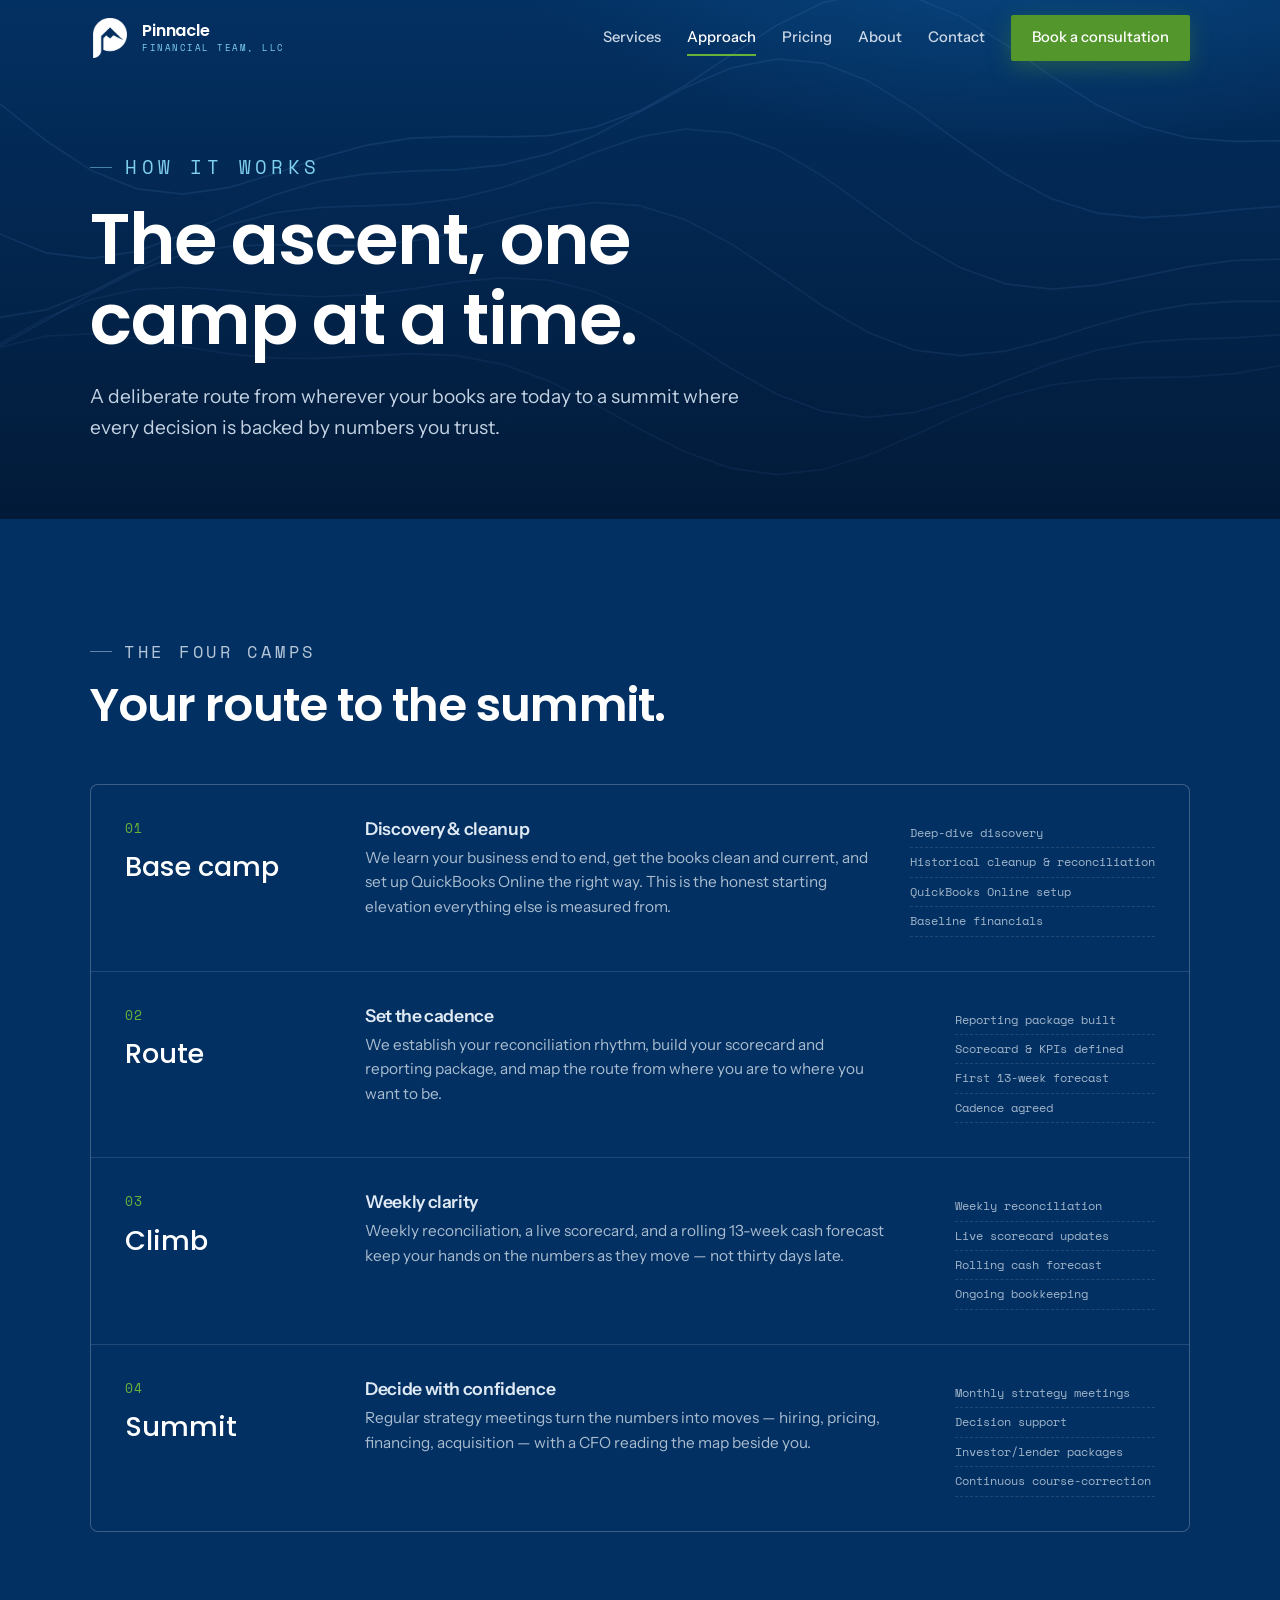
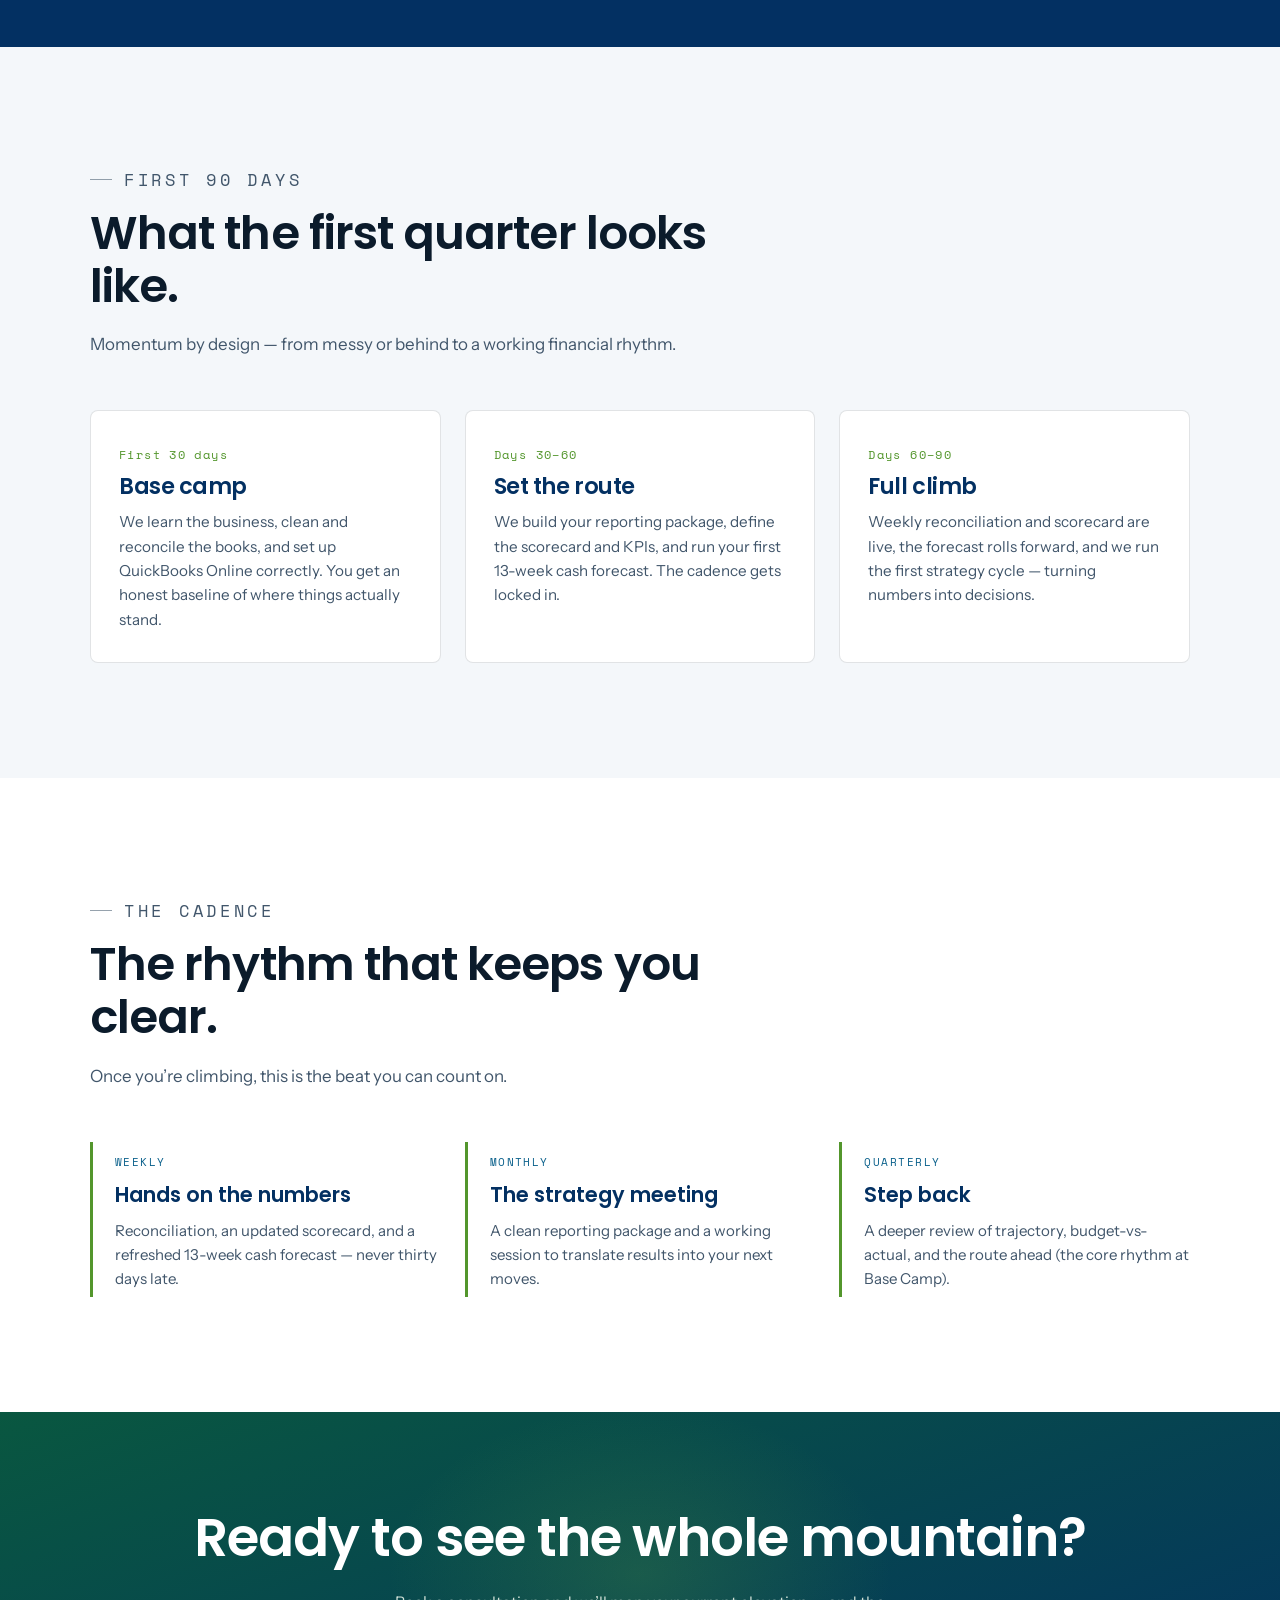
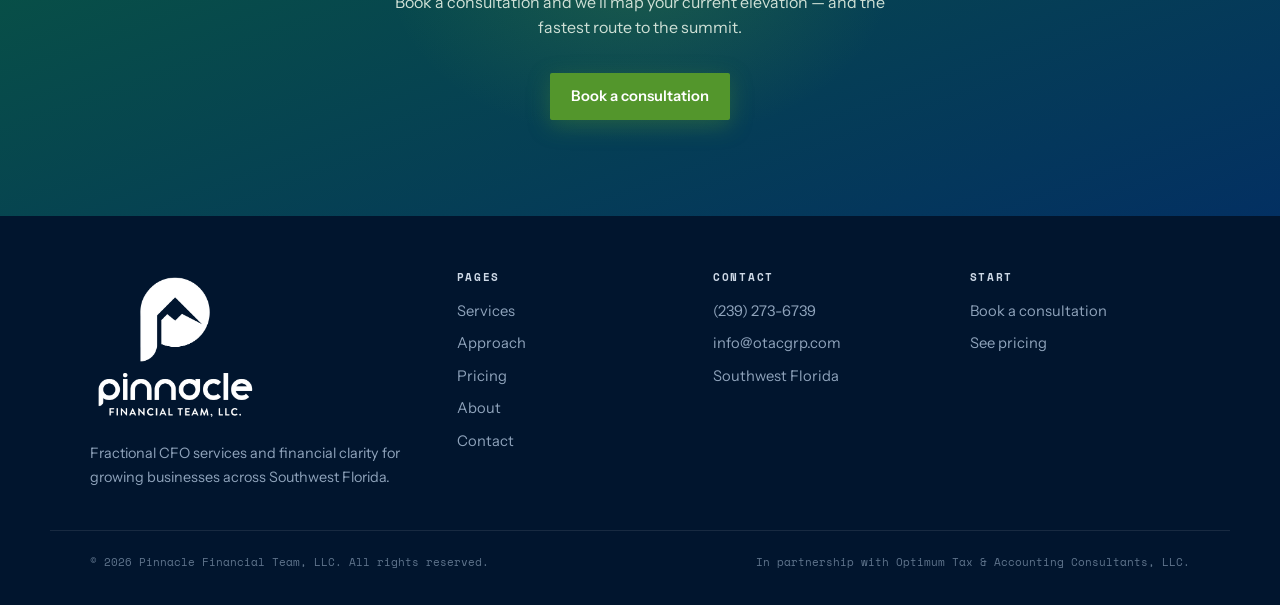
<file: approach.html>
<!DOCTYPE html><html lang="en"><head>
<meta charset="utf-8"><meta name="viewport" content="width=device-width, initial-scale=1">
<title>Approach — Pinnacle Financial Team, LLC</title><meta name="description" content="A deliberate route from messy books to a working financial rhythm, camp by camp.">
<link rel="preconnect" href="https://fonts.googleapis.com"><link rel="preconnect" href="https://fonts.gstatic.com" crossorigin>
<link href="https://fonts.googleapis.com/css2?family=Instrument+Sans:wght@400;500;600&family=Poppins:ital,wght@0,400;0,500;0,600;0,700;1,500&family=Space+Mono:wght@400;700&display=swap" rel="stylesheet">
<style>
:root{--navy:#033062;--navy-deep:#021a38;--steel:#0a608b;--pine:#095740;--ascent:#53962c;--ascent-bright:#68b23a;--fog:#aaaaaa;--paper:#f4f7fa;--ink:#0b1b2b;--line:rgba(11,27,43,.12);--maxw:1180px}
*{box-sizing:border-box;margin:0;padding:0}
html{scroll-behavior:smooth}
body{font-family:"Instrument Sans",system-ui,sans-serif;color:var(--ink);background:var(--paper);line-height:1.6;-webkit-font-smoothing:antialiased;overflow-x:hidden}
h1,h2,h3{font-family:"Poppins",system-ui,sans-serif;font-weight:600;line-height:1.14;letter-spacing:-.02em}
a{color:inherit;text-decoration:none} img{display:block;max-width:100%}
.wrap{max-width:var(--maxw);margin-inline:auto;padding-inline:clamp(20px,5vw,40px)}
.eyebrow{font-family:"Space Mono",monospace;font-size:.72rem;letter-spacing:.22em;text-transform:uppercase;color:var(--steel)}
/* nav */
.sr-only{position:absolute;width:1px;height:1px;padding:0;margin:-1px;overflow:hidden;clip:rect(0,0,0,0);white-space:nowrap;border:0}
.nav{position:fixed;inset:0 0 auto 0;z-index:60;transition:background .3s,border-color .3s,box-shadow .3s;border-bottom:1px solid transparent}
.nav.scrolled{background:rgba(255,255,255,.9);backdrop-filter:blur(14px) saturate(1.4);border-color:rgba(3,48,98,.10);box-shadow:0 6px 26px rgba(3,48,98,.07)}
.nav-in{display:flex;align-items:center;justify-content:space-between;height:76px;max-width:var(--maxw);margin-inline:auto;padding-inline:clamp(20px,5vw,40px)}
.brand{display:flex;align-items:center;gap:12px}
.brand-mark{position:relative;width:40px;height:40px;flex:none}
.brand-mark img{position:absolute;inset:0;width:100%;height:100%;object-fit:contain;transition:opacity .3s}
.brand-mark .on-light{opacity:0}
.nav.scrolled .brand-mark .on-dark{opacity:0}
.nav.scrolled .brand-mark .on-light{opacity:1}
.brand-txt{color:#fff;font-family:"Poppins",system-ui,sans-serif;font-size:1.02rem;font-weight:600;letter-spacing:-.01em;line-height:1.15;transition:color .3s}
.brand-txt b{font-weight:600}
.brand-txt small{display:block;font-family:"Space Mono",monospace;font-weight:400;font-size:.56rem;letter-spacing:.17em;text-transform:uppercase;color:#7fd0f0;transition:color .3s;margin-top:2px}
.nav.scrolled .brand-txt{color:var(--navy)}
.nav.scrolled .brand-txt small{color:var(--steel)}
.nav-links{display:flex;align-items:center;gap:26px}
.nav-links a{color:#cdd8e6;font-size:.92rem;font-weight:500;transition:color .2s;position:relative}
.nav-links a:hover{color:#fff}
.nav-links a.active{color:#fff}
.nav-links a.active::after{content:"";position:absolute;left:0;right:0;bottom:-6px;height:2px;background:var(--ascent-bright)}
.nav.scrolled .nav-links a{color:#41566b}
.nav.scrolled .nav-links a:hover{color:var(--navy)}
.nav.scrolled .nav-links a.active{color:var(--navy)}
.nav.scrolled .nav-links a.active::after{background:var(--ascent)}
.nav-links a.btn-green,.nav.scrolled .nav-links a.btn-green{color:#fff}
.nav.scrolled .nav-links a.btn-green{box-shadow:0 6px 18px rgba(83,150,44,.25)}
.btn{display:inline-flex;align-items:center;justify-content:center;gap:.5em;font-weight:600;font-size:.92rem;padding:.72em 1.35em;border-radius:2px;border:1px solid transparent;cursor:pointer;transition:transform .15s,background .2s,box-shadow .2s}
.btn-green{background:var(--ascent);color:#fff;box-shadow:0 6px 22px rgba(83,150,44,.35)} .btn-green:hover{background:var(--ascent-bright);transform:translateY(-1px)}
.btn-ghost{background:transparent;color:#fff;border-color:rgba(255,255,255,.35)} .btn-ghost:hover{border-color:#fff}
.btn-navy{background:var(--navy);color:#fff} .btn-navy:hover{background:var(--steel)}
.nav-toggle{display:none}
/* home hero */
.hero{position:relative;min-height:100svh;display:flex;flex-direction:column;justify-content:center;align-items:center;text-align:center;background:radial-gradient(1100px 560px at 50% -8%,#0a4b86 0%,rgba(10,75,134,0) 60%),linear-gradient(180deg,var(--navy) 0%,var(--navy-deep) 68%);color:#eaf1f8;overflow:hidden;padding-top:90px}
.hero-copy{position:relative;z-index:5;max-width:820px;padding-inline:24px}
.hero .eyebrow{color:#7fd0f0;opacity:0;animation:fade .8s .1s forwards}
.hero h1{font-size:clamp(3rem,8vw,6rem);color:#fff;margin:.28em 0 .34em}
.hero h1 .w{display:inline-block;overflow:hidden;vertical-align:top}
.hero h1 .w>span{display:inline-block;transform:translateY(110%);animation:rise .9s cubic-bezier(.2,.7,.2,1) forwards}
.hero h1 .w:nth-child(1)>span{animation-delay:.15s}.hero h1 .w:nth-child(2)>span{animation-delay:.28s}.hero h1 .w:nth-child(3)>span{animation-delay:.41s}
.hero h1 em{display:block;font-style:italic;color:var(--ascent-bright);opacity:0;animation:fade .9s .6s forwards}
.hero-sub{font-size:clamp(1.05rem,1.6vw,1.28rem);color:#c3d2e2;max-width:46ch;margin:0 auto 2em;opacity:0;animation:fade .9s .8s forwards}
.hero-cta{display:flex;gap:14px;justify-content:center;flex-wrap:wrap;opacity:0;animation:fade .9s 1s forwards}
.hero-mtn{position:absolute;left:0;right:0;bottom:0;width:100%;height:66%;z-index:1}
.hero-mtn .mtn{opacity:0;transform:translateY(40px);animation:mtnUp 1.2s cubic-bezier(.2,.7,.2,1) forwards}
.hero-mtn .back{animation-delay:.2s}.hero-mtn .mid{animation-delay:.35s}.hero-mtn .front{animation-delay:.5s}
.hero-mtn .crest{stroke-dasharray:5200;stroke-dashoffset:5200;animation:draw 2.4s .8s ease forwards}
.hero-mtn .contour{stroke-dasharray:5200;stroke-dashoffset:5200;animation:draw 2.6s ease forwards}
.hero-mtn .c1{animation-delay:1s}.hero-mtn .c2{animation-delay:1.2s}.hero-mtn .c3{animation-delay:1.4s}
.summit-chip{position:absolute;z-index:6;transform:translate(-50%,-140%);opacity:0;animation:fade .8s 1.9s forwards}
.summit-chip .flag{width:11px;height:11px;border-radius:50%;background:var(--ascent-bright);box-shadow:0 0 0 4px rgba(104,178,58,.25),0 0 14px rgba(104,178,58,.7);margin:0 auto 8px}
.summit-chip .rd{background:rgba(3,26,56,.72);border:1px solid rgba(127,208,240,.35);border-radius:100px;padding:6px 14px;font-family:"Space Mono",monospace;font-size:.66rem;letter-spacing:.12em;color:#cfe6f5;white-space:nowrap;backdrop-filter:blur(4px)}
.summit-chip .rd b{color:var(--ascent-bright)}
.scroll-cue{position:absolute;bottom:22px;left:50%;transform:translateX(-50%);z-index:6;font-family:"Space Mono",monospace;font-size:.6rem;letter-spacing:.2em;color:#7f95ae;opacity:0;animation:fade 1s 2.2s forwards}
.scroll-cue span{display:block;width:1px;height:26px;background:linear-gradient(#7f95ae,transparent);margin:8px auto 0;animation:cue 2s infinite}
@keyframes fade{to{opacity:1}}@keyframes rise{to{transform:translateY(0)}}@keyframes mtnUp{to{opacity:1;transform:translateY(0)}}@keyframes draw{to{stroke-dashoffset:0}}@keyframes cue{0%,100%{opacity:.3;transform:translateY(0)}50%{opacity:1;transform:translateY(4px)}}
/* page hero (subpages) */
.page-hero{position:relative;background:radial-gradient(900px 420px at 80% -20%,#0a4b86 0%,rgba(10,75,134,0) 60%),linear-gradient(180deg,var(--navy),var(--navy-deep));color:#eaf1f8;overflow:hidden;padding:150px 0 76px}
.ph-contours{position:absolute;inset:0;width:100%;height:100%;z-index:0}
.page-hero .wrap{position:relative;z-index:2}
.page-hero .eyebrow{color:#7fd0f0}
.page-hero h1{font-size:clamp(2.6rem,6vw,4.4rem);color:#fff;margin:.24em 0 .3em;max-width:16ch}
.page-hero p{color:#c3d2e2;font-size:clamp(1.05rem,1.5vw,1.24rem);max-width:52ch}
/* sections */
.section{padding-block:clamp(72px,9vw,120px)}
.light{background:var(--paper)}.white{background:#fff}
.dark{background:var(--navy);color:#eaf1f8}.dark .sec-head h2{color:#fff}.dark .sec-head p{color:#b6c6d8}.dark .eyebrow{color:#7fd0f0}
.sec-head{max-width:660px;margin-bottom:52px}.sec-head.center{margin-inline:auto;text-align:center}
.sec-head h2{font-size:clamp(2rem,4.2vw,2.9rem);margin:.3em 0 .4em}
.sec-head p{color:#41566b;font-size:1.06rem}
/* stats */
.stats{background:var(--navy-deep);border-block:1px solid rgba(255,255,255,.06)}
.stats-in{display:grid;grid-template-columns:repeat(4,1fr);gap:1px;background:rgba(255,255,255,.06)}
.stat{background:var(--navy-deep);padding:34px 26px;text-align:center}
.stat-v{display:block;font-family:"Poppins",sans-serif;font-weight:600;font-size:clamp(2.2rem,4vw,3rem);color:#fff}.stat-v span{color:var(--ascent-bright)}
.stat-l{font-family:"Space Mono",monospace;font-size:.68rem;letter-spacing:.12em;text-transform:uppercase;color:#7f95ae;margin-top:6px;display:block}
/* teasers (home) */
.teaser-grid{display:grid;grid-template-columns:repeat(3,1fr);gap:1px;background:var(--line);border:1px solid var(--line)}
.tz{background:var(--paper);padding:30px 26px;transition:background .25s}.tz:hover{background:#fff}
.tz .n{font-family:"Space Mono",monospace;font-size:.7rem;color:var(--ascent);letter-spacing:.12em}
.tz h3{font-size:1.3rem;color:var(--navy);margin:.4em 0 .3em}.tz p{color:#41566b;font-size:.95rem}
.more{display:inline-flex;align-items:center;gap:.5em;margin-top:34px;font-family:"Space Mono",monospace;font-size:.8rem;letter-spacing:.06em;color:var(--navy);text-transform:uppercase}
.more:hover{color:var(--ascent)} .more .arw{transition:transform .2s}.more:hover .arw{transform:translateX(4px)}
.center-more{text-align:center}
/* mini ascent (home) */
.mini-ascent{display:grid;grid-template-columns:repeat(4,1fr);gap:20px;position:relative;margin-top:20px}
.mini-ascent::before{content:"";position:absolute;left:6%;right:6%;top:9px;height:2px;background:linear-gradient(90deg,rgba(10,96,139,.3),rgba(83,150,44,.7))}
.mz{position:relative;padding-top:34px}.mz .dot{position:absolute;top:3px;left:0;width:13px;height:13px;border-radius:50%;background:var(--ascent);box-shadow:0 0 0 4px var(--paper)}
.mz .num{font-family:"Space Mono",monospace;font-size:.72rem;color:var(--steel)}.mz h4{font-family:"Poppins",sans-serif;font-weight:600;font-size:1.25rem;color:var(--navy);margin:.1em 0 .3em}.mz p{color:#41566b;font-size:.9rem}
/* services deep */
.svc-detail{display:grid;grid-template-columns:repeat(2,1fr);gap:26px}
.svc-card{background:#fff;border:1px solid var(--line);border-radius:8px;padding:32px 30px;transition:transform .25s,box-shadow .25s}
.svc-card:hover{transform:translateY(-4px);box-shadow:0 22px 50px rgba(3,48,98,.1)}
.svc-card .tag{font-family:"Space Mono",monospace;font-size:.68rem;letter-spacing:.14em;text-transform:uppercase;color:var(--ascent)}
.svc-card h3{font-size:1.5rem;color:var(--navy);margin:.4em 0 .4em}.svc-card>p{color:#41566b;margin-bottom:1.1em}
.svc-card ul{list-style:none;margin-bottom:1.1em}
.svc-card li{position:relative;padding-left:22px;font-size:.92rem;color:#33475b;margin-bottom:8px}
.svc-card li::before{content:"";position:absolute;left:0;top:.5em;width:8px;height:8px;border-left:2px solid var(--ascent);border-bottom:2px solid var(--ascent);transform:rotate(-45deg) translateY(-2px)}
.svc-best{font-family:"Space Mono",monospace;font-size:.72rem;letter-spacing:.03em;color:var(--steel);border-top:1px solid var(--line);padding-top:14px}
.svc-best b{color:var(--navy)}
/* deliver strip */
.deliver{display:grid;grid-template-columns:repeat(4,1fr);gap:22px}
.dl{border-top:2px solid var(--pine);padding-top:18px}.dl .k{font-family:"Space Mono",monospace;font-size:.66rem;letter-spacing:.12em;text-transform:uppercase;color:var(--pine)}
.dl h4{font-family:"Poppins",sans-serif;font-weight:600;font-size:1.15rem;color:var(--navy);margin:.3em 0 .3em}.dl p{color:#41566b;font-size:.9rem}
/* approach phases */
.phases{display:grid;gap:1px;background:rgba(255,255,255,.12);border:1px solid rgba(255,255,255,.12);border-radius:8px;overflow:hidden}
.phase{background:var(--navy);padding:34px 34px;display:grid;grid-template-columns:210px 1fr auto;gap:30px;align-items:start}
.phase .lead{display:flex;flex-direction:column;gap:6px}
.phase .num{font-family:"Space Mono",monospace;color:var(--ascent-bright);font-size:.8rem;letter-spacing:.1em}
.phase .alt{font-family:"Poppins",sans-serif;font-weight:500;font-size:1.7rem;color:#fff}
.phase h3{font-family:"Instrument Sans",sans-serif;font-weight:600;font-size:1.1rem;color:#dfe9f3;margin-bottom:.4em}
.phase p{color:#a9bccf;font-size:.96rem;max-width:52ch}
.phase ul{list-style:none;min-width:200px}
.phase li{font-family:"Space Mono",monospace;font-size:.72rem;color:#9fb4c9;padding:5px 0;border-bottom:1px dashed rgba(255,255,255,.12)}
/* 30-60-90 */
.timeline{display:grid;grid-template-columns:repeat(3,1fr);gap:24px}
.tl{background:#fff;border:1px solid var(--line);border-radius:8px;padding:30px 28px}
.tl .d{font-family:"Space Mono",monospace;font-size:.72rem;letter-spacing:.12em;color:var(--ascent)}
.tl h3{font-size:1.4rem;color:var(--navy);margin:.3em 0 .5em}.tl p{color:#41566b;font-size:.95rem}
/* cadence */
.cadence{display:grid;grid-template-columns:repeat(3,1fr);gap:24px}
.cad{border-left:3px solid var(--ascent);padding:6px 0 6px 22px}
.cad .k{font-family:"Space Mono",monospace;font-size:.7rem;letter-spacing:.13em;text-transform:uppercase;color:var(--steel)}
.cad h4{font-family:"Poppins",sans-serif;font-weight:600;font-size:1.3rem;color:var(--navy);margin:.2em 0 .4em}.cad p{color:#41566b;font-size:.94rem}
/* pricing interactive */
.rev-ask{text-align:center;font-family:"Space Mono",monospace;font-size:.74rem;letter-spacing:.16em;text-transform:uppercase;color:var(--steel);margin-bottom:16px}
.rev-btns{display:flex;justify-content:center;flex-wrap:wrap;gap:10px;margin-bottom:40px}
.rev-btn{font:inherit;font-size:.9rem;font-weight:500;padding:.6em 1.25em;border-radius:100px;border:1px solid var(--line);background:#fff;color:var(--navy);cursor:pointer;transition:.2s}
.rev-btn:hover{border-color:var(--steel)}.rev-btn.active{background:var(--navy);color:#fff;border-color:var(--navy)}
.price-mtn{position:relative;max-width:960px;margin:0 auto 46px}
.price-mtn svg{width:100%;height:auto;display:block;overflow:visible}
.pcrest{fill:none;stroke:#0a608b;stroke-width:2.4;stroke-dasharray:2200;stroke-dashoffset:2200;transition:stroke-dashoffset 1.8s ease}
.price-mtn.drawn .pcrest{stroke-dashoffset:0}
.pcamp-dot{fill:#fff;stroke:var(--steel);stroke-width:3;cursor:pointer;transition:.3s}
.pcamp.on .pcamp-dot{fill:var(--ascent);stroke:var(--ascent-bright);r:9}
.pcamp-lbl{font-family:"Space Mono",monospace;font-size:15px;fill:#41566b;letter-spacing:1px;transition:.3s}
.pcamp.on .pcamp-lbl{fill:var(--navy);font-weight:700}
.climber{position:absolute;width:20px;height:20px;transform:translate(-50%,-50%);transition:left .6s cubic-bezier(.34,1.2,.4,1),top .6s cubic-bezier(.34,1.2,.4,1);pointer-events:none;z-index:3}
.climber::before{content:"";position:absolute;inset:0;border-radius:50% 50% 50% 0;transform:rotate(-45deg);background:var(--ascent);box-shadow:0 6px 16px rgba(83,150,44,.5)}
.climber::after{content:"";position:absolute;width:7px;height:7px;background:#fff;border-radius:50%;left:50%;top:44%;transform:translate(-50%,-50%)}
.tiers{display:grid;grid-template-columns:repeat(4,1fr);gap:18px}
.tier{background:#fff;border:1px solid var(--line);border-radius:8px;padding:26px 22px 28px;position:relative;cursor:pointer;transition:transform .3s,box-shadow .3s,border-color .3s,opacity .3s}
.tier.dim{opacity:.55}.tier.focus{transform:translateY(-8px);box-shadow:0 26px 60px rgba(3,48,98,.18);border-color:var(--ascent);opacity:1}
.tier-top{display:flex;align-items:center;justify-content:space-between;margin-bottom:6px}
.tier-alt{font-family:"Space Mono",monospace;font-size:.66rem;letter-spacing:.2em;color:var(--steel)}.tier.focus .tier-alt{color:var(--ascent)}
.tier-ribbon{background:var(--ascent);color:#fff;font-family:"Space Mono",monospace;font-size:.56rem;letter-spacing:.1em;text-transform:uppercase;padding:3px 9px;border-radius:2px}
.tier-name{font-family:"Poppins",sans-serif;font-weight:600;font-size:1.3rem;color:var(--navy);display:block;margin-bottom:14px}
.tier-price{display:flex;align-items:baseline;gap:1px;margin-bottom:2px}
.tier-cur{font-family:"Poppins",sans-serif;font-weight:600;font-size:1.3rem;color:var(--ink)}.tier-amt{font-family:"Poppins",sans-serif;font-weight:600;font-size:2.2rem;color:var(--ink)}
.tier-per{font-family:"Space Mono",monospace;font-size:.78rem;color:var(--fog);margin-left:3px}
.tier-rev{font-family:"Space Mono",monospace;font-size:.7rem;color:var(--steel);margin-bottom:18px}
.tier-feats{list-style:none;margin-bottom:22px}
.tier-feats li{position:relative;padding-left:20px;font-size:.88rem;color:#41566b;margin-bottom:8px}
.tier-feats li::before{content:"";position:absolute;left:0;top:.5em;width:8px;height:8px;border-left:2px solid var(--ascent);border-bottom:2px solid var(--ascent);transform:rotate(-45deg) translateY(-2px)}
.tier-cta{display:block;text-align:center;font-weight:600;font-size:.88rem;padding:.68em;border:1px solid var(--navy);border-radius:2px;color:var(--navy);transition:.2s}
.tier-cta:hover{background:var(--navy);color:#fff}.tier.focus .tier-cta{background:var(--ascent);border-color:var(--ascent);color:#fff}
.addon{margin-top:30px;text-align:center;font-family:"Space Mono",monospace;font-size:.8rem;color:#41566b}.addon b{color:var(--navy)}
/* matrix */
.matrix-wrap{overflow-x:auto}
.matrix{width:100%;border-collapse:collapse;min-width:680px}
.matrix th,.matrix td{padding:15px 16px;text-align:center;border-bottom:1px solid var(--line);font-size:.92rem}
.matrix thead th{font-family:"Poppins",sans-serif;font-weight:600;font-size:1.05rem;color:var(--navy);border-bottom:2px solid var(--navy)}
.matrix thead th.rec{color:var(--ascent)}
.matrix tbody th{text-align:left;font-weight:500;color:#33475b;font-family:"Instrument Sans",sans-serif}
.matrix td.yes{color:var(--ascent);font-weight:700}.matrix td.no{color:var(--fog)}
.matrix .col-rec{background:rgba(83,150,44,.06)}
/* faq */
.faq{max-width:820px;margin-inline:auto}
.qa{border-bottom:1px solid var(--line)}
.qa button{width:100%;text-align:left;background:none;border:0;cursor:pointer;font:inherit;padding:22px 2px;display:flex;justify-content:space-between;align-items:center;gap:20px;color:var(--navy);font-family:"Poppins",sans-serif;font-weight:500;font-size:1.15rem}
.qa .ic{flex:none;width:22px;height:22px;position:relative}
.qa .ic::before,.qa .ic::after{content:"";position:absolute;background:var(--ascent);border-radius:2px;left:50%;top:50%;transition:transform .25s}
.qa .ic::before{width:14px;height:2px;transform:translate(-50%,-50%)}.qa .ic::after{width:2px;height:14px;transform:translate(-50%,-50%)}
.qa.open .ic::after{transform:translate(-50%,-50%) scaleY(0)}
.qa .ans{max-height:0;overflow:hidden;transition:max-height .3s ease}
.qa .ans p{color:#41566b;padding:0 2px 22px;font-size:.98rem}
.qa.open .ans{max-height:260px}
/* values / industries / serve */
.values-grid{display:grid;grid-template-columns:repeat(2,1fr);gap:30px}
.val{border-top:2px solid var(--pine);padding-top:20px}.val .n{font-family:"Space Mono",monospace;font-size:.72rem;color:var(--pine)}
.val h3{font-size:1.35rem;color:var(--navy);margin:.25em 0 .35em}.val p{color:#41566b;font-size:.98rem}
.serve-grid{display:grid;grid-template-columns:1.1fr 1fr;gap:56px;align-items:center}
.serve-copy h2{font-size:clamp(1.9rem,3.5vw,2.5rem);color:var(--navy);margin-bottom:.5em}.serve-copy p{color:#41566b;margin-bottom:1em}
.chips{display:flex;flex-wrap:wrap;gap:12px;list-style:none}
.chip{border:1px solid var(--line);background:#fff;border-radius:100px;padding:.6em 1.15em;font-size:.92rem;color:var(--navy)}
/* about story */
.story{display:grid;grid-template-columns:1fr 1fr;gap:56px;align-items:start}
.story .lede{font-family:"Poppins",sans-serif;font-weight:500;font-size:clamp(1.4rem,2.4vw,1.9rem);color:var(--navy);line-height:1.3}
.story p{color:#41566b;margin-bottom:1em}
.partner{background:linear-gradient(160deg,var(--navy),var(--navy-deep));color:#eaf1f8;border-radius:10px;padding:40px 38px}
.partner .eyebrow{color:var(--ascent-bright)}.partner h3{color:#fff;font-size:1.6rem;margin:.4em 0 .5em}.partner p{color:#b9c9db}
/* expect steps */
.expect{display:grid;grid-template-columns:repeat(4,1fr);gap:22px;position:relative}
.ex{padding-top:8px}.ex .num{font-family:"Space Mono",monospace;font-size:1.4rem;color:var(--ascent);display:block;margin-bottom:.3em}
.ex h4{font-family:"Poppins",sans-serif;font-weight:600;font-size:1.2rem;color:var(--navy);margin-bottom:.3em}.ex p{color:#41566b;font-size:.92rem}
/* contact */
.contact-in{display:grid;grid-template-columns:1fr 1fr;gap:56px}
.contact-copy .line{font-family:"Space Mono",monospace;font-size:.94rem;color:var(--navy);margin-bottom:.8em}.contact-copy .line span{color:var(--steel)}
.contact-copy p{color:#41566b;margin-bottom:1.2em;max-width:42ch}
.form{display:grid;gap:16px;background:#fff;border:1px solid var(--line);border-radius:10px;padding:32px}
.frow{display:grid;grid-template-columns:1fr 1fr;gap:16px}
.field label{display:block;font-family:"Space Mono",monospace;font-size:.66rem;letter-spacing:.13em;text-transform:uppercase;color:var(--steel);margin-bottom:7px}
.field input,.field textarea,.field select{width:100%;background:var(--paper);border:1px solid var(--line);border-radius:4px;padding:.75em .85em;color:var(--ink);font:inherit;font-size:.95rem;transition:border-color .2s}
.field input:focus,.field textarea:focus,.field select:focus{outline:none;border-color:var(--ascent)}
.field textarea{resize:vertical;min-height:110px}
/* cta band */
.cta{position:relative;background:linear-gradient(160deg,var(--pine),var(--navy));color:#fff;overflow:hidden;text-align:center}
.cta-in{position:relative;z-index:2;padding-block:clamp(60px,8vw,96px)}
.cta h2{font-size:clamp(2rem,4.5vw,3.3rem);color:#fff;margin-bottom:.4em}.cta p{color:#cfe0d6;max-width:46ch;margin:0 auto 2em}
/* footer */
.footer{background:#01152e;color:#8fa3bb;padding-block:52px 34px}
.footer-in{display:grid;grid-template-columns:1.5fr 1fr 1fr 1fr;gap:36px;align-items:start}
.footer img{width:170px;margin-bottom:16px}.footer .tag{max-width:32ch;font-size:.9rem;line-height:1.7}
.footer h4{color:#cdd8e6;font-family:"Space Mono",monospace;font-size:.7rem;letter-spacing:.15em;text-transform:uppercase;margin-bottom:14px}
.footer ul{list-style:none}.footer li{margin-bottom:9px;font-size:.92rem}.footer a:hover{color:#fff}
.footer-bar{border-top:1px solid rgba(255,255,255,.09);margin-top:40px;padding-top:22px;display:flex;justify-content:space-between;flex-wrap:wrap;gap:12px;font-family:"Space Mono",monospace;font-size:.7rem;color:#5f748c}
/* reveal */
.reveal{opacity:0;transform:translateY(24px);transition:opacity .7s ease var(--d,0ms),transform .7s ease var(--d,0ms)}
.reveal.in{opacity:1;transform:none}
/* responsive */
@media(max-width:940px){
 .nav-links{position:fixed;inset:76px 0 auto 0;flex-direction:column;align-items:flex-start;background:#fff;padding:24px;gap:18px;transform:translateY(-140%);transition:transform .3s;border-bottom:1px solid rgba(3,48,98,.10);box-shadow:0 18px 40px rgba(3,48,98,.12)}
 .nav-links a,.nav.scrolled .nav-links a{color:var(--navy)}
 .nav-links a.btn-green,.nav.scrolled .nav-links a.btn-green{color:#fff}
 .nav-links.open{transform:none}.nav-links a.active::after{display:none}
 .nav-toggle{display:inline-flex;flex-direction:column;gap:5px;background:none;border:0;cursor:pointer;padding:6px}
 .nav-toggle span{width:24px;height:2px;background:#fff;display:block;transition:background .3s}
 .nav.scrolled .nav-toggle span{background:var(--navy)}
 .teaser-grid,.svc-detail,.values-grid,.story,.contact-in{grid-template-columns:1fr}
 .mini-ascent,.deliver,.timeline,.cadence,.expect,.tiers,.serve-grid{grid-template-columns:1fr 1fr}
 .mini-ascent::before{display:none}
 .stats-in,.footer-in{grid-template-columns:1fr 1fr}
 .phase{grid-template-columns:1fr;gap:16px}.phase ul{min-width:0}
}
@media(max-width:560px){
 .tiers,.footer-in,.stats-in,.deliver,.timeline,.cadence,.expect,.serve-grid,.frow{grid-template-columns:1fr}
}
@media(prefers-reduced-motion:reduce){
 *{animation:none !important;transition:none !important}
 .reveal{opacity:1 !important;transform:none !important}
 .hero *{opacity:1 !important;transform:none !important}
 .hero-mtn .mtn,.hero-mtn .crest,.hero-mtn .contour,.pcrest{opacity:1 !important;transform:none !important;stroke-dashoffset:0 !important}
}

/* ================= v2 upgrade layer ================= */
:root{--lime:#8ede4d;--lime-dim:rgba(142,222,77,.55);--ascent-deep:#3f7a21}
html{scroll-behavior:smooth}
:focus-visible{outline:2px solid var(--ascent-bright);outline-offset:3px;border-radius:2px}

/* reveal rebuilt as an animation so hover transforms stay free afterwards */
.reveal{opacity:0;transform:translateY(24px);transition:none}
.reveal.in{opacity:1;transform:none;animation:revealIn .75s cubic-bezier(.2,.7,.2,1) var(--d,0ms) backwards}
@keyframes revealIn{from{opacity:0;transform:translateY(24px)}to{opacity:1;transform:none}}

/* small green labels on light backgrounds: deepen for legibility */
.tz .n,.svc-card .tag,.ex .num{color:var(--ascent-deep)}

/* nav scroll progress */
.nav-prog{position:absolute;left:0;right:0;bottom:-1px;height:2px;overflow:hidden;pointer-events:none}
.nav-prog i{display:block;height:100%;width:100%;transform:scaleX(0);transform-origin:left;background:linear-gradient(90deg,var(--steel),var(--ascent-bright));opacity:0;transition:opacity .3s}
.nav.scrolled .nav-prog i{opacity:1}

/* ============ dark sections: contrast repair ============ */
.dark .mz h4{color:#fff;transition:color .45s,text-shadow .45s}
.dark .mz p{color:#a9bed3;transition:color .45s}
.dark .mz .num{color:#7fd0f0;transition:color .45s}
.dark .mz{transition:transform .45s cubic-bezier(.2,.7,.2,1)}

/* ascent rail + travelling light */
.dark .mini-ascent::before{background:linear-gradient(90deg,rgba(127,208,240,.28),rgba(142,222,77,.6));height:1px;top:10px}
.dark .mini-ascent::after{content:"";position:absolute;left:6%;top:9px;width:84px;height:3px;border-radius:3px;background:linear-gradient(90deg,rgba(142,222,77,0),var(--lime),rgba(142,222,77,0));filter:blur(1px);animation:railTrail 8s linear infinite}
@keyframes railTrail{0%{margin-left:0;opacity:0}6%{opacity:.95}90%{opacity:.95}100%{margin-left:calc(88% - 84px);opacity:0}}

/* ascent dots: idle state, then highlighted one by one */
.dark .mz .dot{background:#0c355c;border:2px solid rgba(142,222,77,.4);box-shadow:none;transition:background .45s,border-color .45s,transform .45s,box-shadow .45s}
.dark .mz.active .dot{background:var(--lime);border-color:var(--lime);transform:scale(1.22);box-shadow:0 0 0 6px rgba(142,222,77,.13),0 0 26px 5px var(--lime-dim)}
.dark .mz.active .dot::after{content:"";position:absolute;inset:-7px;border-radius:50%;border:1px solid rgba(142,222,77,.65);animation:dotPing 1.9s ease-out infinite}
@keyframes dotPing{0%{transform:scale(.65);opacity:.85}100%{transform:scale(2.1);opacity:0}}
.dark .mz.active{transform:translateY(-4px)}
.dark .mz.active h4{color:var(--lime);text-shadow:0 0 22px rgba(142,222,77,.35)}
.dark .mz.active .num{color:#fff}
.dark .mz.active p{color:#dce8f4}

/* deliverables strip on navy: glass cards, bright rule */
.dark .deliver{gap:20px}
.dark .dl{position:relative;border-top:0;padding:24px 22px 26px;border-radius:8px;background:linear-gradient(180deg,rgba(255,255,255,.055),rgba(255,255,255,.015));border:1px solid rgba(255,255,255,.10);overflow:hidden;transition:transform .4s cubic-bezier(.2,.7,.2,1),border-color .4s,background .4s,box-shadow .4s}
.dark .dl::before{content:"";position:absolute;left:0;top:0;height:2px;width:100%;background:linear-gradient(90deg,var(--lime),rgba(142,222,77,.05));transform:scaleX(.4);transform-origin:left;transition:transform .55s cubic-bezier(.2,.7,.2,1)}
.dark .dl .k{color:var(--lime);text-shadow:0 0 18px rgba(142,222,77,.3)}
.dark .dl h4{color:#fff;font-size:1.2rem}
.dark .dl p{color:#aec3d7}
.dark .dl:hover{transform:translateY(-6px);border-color:rgba(142,222,77,.38);background:linear-gradient(180deg,rgba(142,222,77,.09),rgba(255,255,255,.02));box-shadow:0 26px 50px rgba(0,0,0,.28)}
.dark .dl:hover::before{transform:scaleX(1)}

/* ============ pricing by elevation (home) ============ */
.elev{position:relative;display:grid;grid-template-columns:repeat(4,1fr);gap:18px;align-items:end;margin-top:18px;padding-top:96px}
.elev-ridge{position:absolute;left:0;right:0;top:0;height:100%;width:100%;pointer-events:none}
.elev-ridge .ridge-line{fill:none;stroke:rgba(10,96,139,.32);stroke-width:2;stroke-linecap:round;stroke-dasharray:1800;stroke-dashoffset:1800;transition:stroke-dashoffset 2.4s cubic-bezier(.3,.7,.3,1) .15s}
.elev.in .elev-ridge .ridge-line{stroke-dashoffset:0}
.elev-card{position:relative;background:#fff;border:1px solid var(--line);border-radius:10px;padding:22px 22px 24px;margin-bottom:calc(var(--i,0) * 30px);box-shadow:0 12px 30px rgba(3,48,98,.055);transition:transform .45s cubic-bezier(.2,.7,.2,1),box-shadow .45s,border-color .45s}
.elev-top{display:flex;align-items:center;justify-content:space-between;gap:10px;margin-bottom:12px;min-height:20px}
.elev-idx{font-family:"Space Mono",monospace;font-size:.64rem;letter-spacing:.2em;color:var(--fog)}
.elev-ribbon{font-family:"Space Mono",monospace;font-size:.55rem;letter-spacing:.1em;text-transform:uppercase;background:var(--ascent);color:#fff;padding:3px 9px;border-radius:100px}
.elev-card h4{font-family:"Poppins",sans-serif;font-weight:600;font-size:1.22rem;color:var(--navy);line-height:1.2}
.elev-price{font-family:"Poppins",sans-serif;font-weight:600;font-size:1.9rem;color:var(--ink);line-height:1.1;margin:.28em 0 .18em;letter-spacing:-.02em}
.elev-price .cur{font-size:1.1rem;vertical-align:.42em;margin-right:1px}
.elev-price .per{font-family:"Space Mono",monospace;font-size:.72rem;color:#7c8a99;margin-left:3px;letter-spacing:0}
.elev-band{font-family:"Space Mono",monospace;font-size:.7rem;color:var(--steel);letter-spacing:.02em}
.elev-meter{margin-top:16px;height:4px;border-radius:4px;background:rgba(3,48,98,.09);overflow:hidden}
.elev-meter i{display:block;height:100%;width:0;border-radius:4px;background:linear-gradient(90deg,var(--steel),var(--ascent-bright));transition:width 1.5s cubic-bezier(.2,.7,.2,1) .45s}
.elev-card.in .elev-meter i{width:var(--w,50%)}
.elev-card.feat{border-color:rgba(83,150,44,.55);box-shadow:0 22px 54px rgba(83,150,44,.15)}
.elev-card.feat::before{content:"";position:absolute;inset:-1px;border-radius:11px;pointer-events:none;animation:featPulse 3s ease-in-out infinite}
@keyframes featPulse{0%,100%{box-shadow:0 0 0 0 rgba(83,150,44,.26)}55%{box-shadow:0 0 0 12px rgba(83,150,44,0)}}
.elev-card:hover{transform:translateY(-9px);box-shadow:0 34px 64px rgba(3,48,98,.15);border-color:rgba(83,150,44,.5)}
.elev-foot{text-align:center;margin-top:34px;font-family:"Space Mono",monospace;font-size:.74rem;letter-spacing:.05em;color:var(--steel)}
.elev-ridge .ridge-fill{fill:url(#ridgeFade);stroke:none;opacity:0;transition:opacity 1.2s ease .5s}
.elev.in .elev-ridge .ridge-fill{opacity:1}
.elev-ridge .ridge-line{stroke:rgba(10,96,139,.34)}

/* ============ premium polish ============ */
.tz{transition:background .3s,transform .35s cubic-bezier(.2,.7,.2,1),box-shadow .35s}
.svc-card,.val,.ex,.cad{transition:transform .4s cubic-bezier(.2,.7,.2,1),box-shadow .4s,border-color .4s}
.tz:hover{transform:translateY(-4px);box-shadow:0 22px 44px rgba(3,48,98,.10);z-index:2}
.svc-card:hover,.cad:hover{transform:translateY(-5px);box-shadow:0 26px 52px rgba(3,48,98,.10)}
.btn{position:relative;overflow:hidden}
.btn::after{content:"";position:absolute;top:0;left:-120%;width:60%;height:100%;background:linear-gradient(100deg,transparent,rgba(255,255,255,.28),transparent);transform:skewX(-18deg);transition:left .6s ease}
.btn:hover::after{left:140%}
.cta{position:relative}
.cta::after{content:"";position:absolute;left:50%;top:-20%;width:min(720px,90%);height:120%;transform:translateX(-50%);background:radial-gradient(closest-side,rgba(104,178,58,.20),transparent 70%);pointer-events:none}
.cta .wrap{position:relative;z-index:2}
.eyebrow{display:inline-flex;align-items:center;gap:.7em}
.eyebrow::before{content:"";width:22px;height:1px;background:currentColor;opacity:.55}
.sec-head.center .eyebrow{justify-content:center}

@media(max-width:940px){
 .elev{grid-template-columns:1fr 1fr;padding-top:40px}
 .elev-card{margin-bottom:0}
 .elev-ridge{display:none}
 .dark .mini-ascent::after{display:none}
}
@media(max-width:560px){
 .elev{grid-template-columns:1fr}
}
@media(prefers-reduced-motion:reduce){
 html{scroll-behavior:auto}
 .reveal.in{animation:none}
 .dark .mini-ascent::after,.dark .mz.active .dot::after,.elev-card.feat::before{display:none;animation:none}
 .elev-ridge .ridge-line{transition:none;stroke-dashoffset:0}
 .elev-ridge .ridge-fill{transition:none;opacity:1}
 .elev-meter i{transition:none}
 .btn::after{display:none}
}
</style></head><body id="top">
<header class="nav" id="nav"><div class="nav-in">
  <a class="brand" href="index.html"><span class="brand-mark"><img class="on-dark" src="[data-uri]" alt=""><img class="on-light" src="[data-uri]" alt=""></span><span class="brand-txt"><b>Pinnacle</b><small>Financial Team, LLC</small></span><span class="sr-only">Pinnacle Financial Team, LLC</span></a>
  <button class="nav-toggle" aria-label="Menu" aria-expanded="false"><span></span><span></span><span></span></button>
  <nav class="nav-links" id="navlinks">
    <a href="services.html">Services</a>
    <a href="approach.html" class="active">Approach</a>
    <a href="pricing.html">Pricing</a>
    <a href="about.html">About</a>
    <a href="contact.html">Contact</a>
    <a class="btn btn-green" href="contact.html">Book a consultation</a>
  </nav></div></header>
<section class="page-hero"><svg class="ph-contours" viewBox="0 0 1600 300" preserveAspectRatio="none" xmlns="http://www.w3.org/2000/svg" aria-hidden="true"><path d="M 0.0 60.0 L 57.1 81.2 L 114.3 98.6 L 171.4 109.2 L 228.6 112.2 L 285.7 108.5 L 342.9 100.5 L 400.0 91.4 L 457.1 84.1 L 514.3 79.9 L 571.4 78.9 L 628.6 79.2 L 685.7 78.4 L 742.9 73.7 L 800.0 64.0 L 857.1 49.2 L 914.3 31.6 L 971.4 14.5 L 1028.6 1.5 L 1085.7 -4.2 L 1142.9 -1.4 L 1200.0 9.4 L 1257.1 25.8 L 1314.3 44.1 L 1371.4 60.8 L 1428.6 73.0 L 1485.7 79.8 L 1542.9 81.8 L 1600.0 81.4" fill="none" stroke="#3E6EA8" stroke-width="1" opacity="0.22"/><path d="M 0.0 135.3 L 57.1 146.2 L 114.3 149.4 L 171.4 145.3 L 228.6 135.7 L 285.7 123.9 L 342.9 112.8 L 400.0 104.8 L 457.1 100.5 L 514.3 99.0 L 571.4 98.1 L 628.6 95.4 L 685.7 89.0 L 742.9 78.4 L 800.0 64.7 L 857.1 50.5 L 914.3 39.3 L 971.4 34.0 L 1028.6 36.5 L 1085.7 46.9 L 1142.9 63.3 L 1200.0 82.5 L 1257.1 100.7 L 1314.3 114.9 L 1371.4 123.2 L 1428.6 125.8 L 1485.7 124.3 L 1542.9 121.3 L 1600.0 119.3" fill="none" stroke="#3E6EA8" stroke-width="1" opacity="0.20"/><path d="M 0.0 183.5 L 57.1 179.2 L 114.3 168.8 L 171.4 155.2 L 228.6 141.4 L 285.7 130.2 L 342.9 123.1 L 400.0 119.9 L 457.1 119.0 L 514.3 118.1 L 571.4 114.9 L 628.6 108.4 L 685.7 98.9 L 742.9 88.2 L 800.0 79.1 L 857.1 74.6 L 914.3 76.8 L 971.4 86.3 L 1028.6 101.9 L 1085.7 120.8 L 1142.9 139.5 L 1200.0 154.7 L 1257.1 164.2 L 1314.3 167.2 L 1371.4 164.9 L 1428.6 159.7 L 1485.7 154.2 L 1542.9 150.6 L 1600.0 149.8" fill="none" stroke="#3E6EA8" stroke-width="1" opacity="0.18"/><path d="M 0.0 200.0 L 57.1 185.4 L 114.3 169.9 L 171.4 156.5 L 228.6 147.2 L 285.7 142.5 L 342.9 141.5 L 400.0 142.1 L 457.1 141.9 L 514.3 139.5 L 571.4 134.2 L 628.6 127.2 L 685.7 120.6 L 742.9 117.1 L 800.0 118.9 L 857.1 127.1 L 914.3 141.1 L 971.4 158.8 L 1028.6 177.0 L 1085.7 192.4 L 1142.9 202.4 L 1200.0 205.7 L 1257.1 203.0 L 1314.3 196.1 L 1371.4 187.8 L 1428.6 180.6 L 1485.7 176.0 L 1542.9 174.3 L 1600.0 174.2" fill="none" stroke="#3E6EA8" stroke-width="1" opacity="0.16"/><path d="M 0.0 198.6 L 57.1 183.9 L 114.3 173.1 L 171.4 167.3 L 228.6 166.1 L 285.7 167.9 L 342.9 170.4 L 400.0 171.6 L 457.1 170.4 L 514.3 167.0 L 571.4 163.0 L 628.6 160.6 L 685.7 162.0 L 742.9 168.7 L 800.0 180.7 L 857.1 196.4 L 914.3 213.2 L 971.4 228.0 L 1028.6 237.9 L 1085.7 241.4 L 1142.9 238.5 L 1200.0 230.6 L 1257.1 220.2 L 1314.3 210.1 L 1371.4 202.4 L 1428.6 197.9 L 1485.7 196.1 L 1542.9 195.4 L 1600.0 193.6" fill="none" stroke="#3E6EA8" stroke-width="1" opacity="0.14"/><path d="M 0.0 200.9 L 57.1 194.4 L 114.3 193.0 L 171.4 195.7 L 228.6 200.3 L 285.7 204.6 L 342.9 207.1 L 400.0 207.2 L 457.1 205.8 L 514.3 204.5 L 571.4 205.6 L 628.6 210.7 L 685.7 220.2 L 742.9 233.4 L 800.0 248.1 L 857.1 261.5 L 914.3 270.9 L 971.4 274.4 L 1028.6 271.5 L 1085.7 263.1 L 1142.9 251.6 L 1200.0 239.5 L 1257.1 229.4 L 1314.3 222.6 L 1371.4 219.3 L 1428.6 218.3 L 1485.7 217.9 L 1542.9 216.0 L 1600.0 211.5" fill="none" stroke="#3E6EA8" stroke-width="1" opacity="0.12"/></svg><div class="wrap">
    <p class="eyebrow">How it works</p><h1>The ascent, one camp at a time.</h1><p>A deliberate route from wherever your books are today to a summit where every decision is backed by numbers you trust.</p></div></section>
<section class="section dark"><div class="wrap">
  <div class="sec-head"><p class="eyebrow">The four camps</p><h2>Your route to the summit.</h2></div>
  <div class="phases"><div class="phase reveal"><div class="lead"><span class="num">01</span><span class="alt">Base camp</span></div>
        <div><h3>Discovery &amp; cleanup</h3><p>We learn your business end to end, get the books clean and current, and set up QuickBooks Online the right way. This is the honest starting elevation everything else is measured from.</p></div><ul><li>Deep-dive discovery</li><li>Historical cleanup &amp; reconciliation</li><li>QuickBooks Online setup</li><li>Baseline financials</li></ul></div><div class="phase reveal"><div class="lead"><span class="num">02</span><span class="alt">Route</span></div>
        <div><h3>Set the cadence</h3><p>We establish your reconciliation rhythm, build your scorecard and reporting package, and map the route from where you are to where you want to be.</p></div><ul><li>Reporting package built</li><li>Scorecard &amp; KPIs defined</li><li>First 13-week forecast</li><li>Cadence agreed</li></ul></div><div class="phase reveal"><div class="lead"><span class="num">03</span><span class="alt">Climb</span></div>
        <div><h3>Weekly clarity</h3><p>Weekly reconciliation, a live scorecard, and a rolling 13-week cash forecast keep your hands on the numbers as they move &mdash; not thirty days late.</p></div><ul><li>Weekly reconciliation</li><li>Live scorecard updates</li><li>Rolling cash forecast</li><li>Ongoing bookkeeping</li></ul></div><div class="phase reveal"><div class="lead"><span class="num">04</span><span class="alt">Summit</span></div>
        <div><h3>Decide with confidence</h3><p>Regular strategy meetings turn the numbers into moves &mdash; hiring, pricing, financing, acquisition &mdash; with a CFO reading the map beside you.</p></div><ul><li>Monthly strategy meetings</li><li>Decision support</li><li>Investor/lender packages</li><li>Continuous course-correction</li></ul></div></div>
</div></section>
<section class="section light"><div class="wrap">
  <div class="sec-head"><p class="eyebrow">First 90 days</p><h2>What the first quarter looks like.</h2><p>Momentum by design &mdash; from messy or behind to a working financial rhythm.</p></div>
  <div class="timeline"><div class="tl reveal" style="--d:0ms"><span class="d">First 30 days</span><h3>Base camp</h3><p>We learn the business, clean and reconcile the books, and set up QuickBooks Online correctly. You get an honest baseline of where things actually stand.</p></div><div class="tl reveal" style="--d:90ms"><span class="d">Days 30&ndash;60</span><h3>Set the route</h3><p>We build your reporting package, define the scorecard and KPIs, and run your first 13-week cash forecast. The cadence gets locked in.</p></div><div class="tl reveal" style="--d:180ms"><span class="d">Days 60&ndash;90</span><h3>Full climb</h3><p>Weekly reconciliation and scorecard are live, the forecast rolls forward, and we run the first strategy cycle &mdash; turning numbers into decisions.</p></div></div>
</div></section>
<section class="section white"><div class="wrap">
  <div class="sec-head"><p class="eyebrow">The cadence</p><h2>The rhythm that keeps you clear.</h2><p>Once you&rsquo;re climbing, this is the beat you can count on.</p></div>
  <div class="cadence"><div class="cad reveal" style="--d:0ms"><span class="k">Weekly</span><h4>Hands on the numbers</h4><p>Reconciliation, an updated scorecard, and a refreshed 13-week cash forecast &mdash; never thirty days late.</p></div><div class="cad reveal" style="--d:80ms"><span class="k">Monthly</span><h4>The strategy meeting</h4><p>A clean reporting package and a working session to translate results into your next moves.</p></div><div class="cad reveal" style="--d:160ms"><span class="k">Quarterly</span><h4>Step back</h4><p>A deeper review of trajectory, budget-vs-actual, and the route ahead (the core rhythm at Base Camp).</p></div></div>
</div></section>
<section class="cta"><div class="wrap cta-in"><h2>Ready to see the whole mountain?</h2>
    <p>Book a consultation and we&rsquo;ll map your current elevation &mdash; and the fastest route to the summit.</p>
    <a class="btn btn-green" href="contact.html">Book a consultation</a></div></section>
<footer class="footer"><div class="wrap footer-in">
  <div><img src="[data-uri]" alt="Pinnacle Financial Team, LLC"><p class="tag">Fractional CFO services and financial clarity for growing businesses across Southwest Florida.</p></div>
  <div><h4>Pages</h4><ul><li><a href="services.html">Services</a></li><li><a href="approach.html">Approach</a></li><li><a href="pricing.html">Pricing</a></li><li><a href="about.html">About</a></li><li><a href="contact.html">Contact</a></li></ul></div>
  <div><h4>Contact</h4><ul><li><a href="tel:+12392736739">(239) 273-6739</a></li><li><a href="mailto:info@otacgrp.com">info@otacgrp.com</a></li><li>Southwest Florida</li></ul></div>
  <div><h4>Start</h4><ul><li><a href="contact.html">Book a consultation</a></li><li><a href="pricing.html">See pricing</a></li></ul></div>
</div><div class="wrap footer-bar"><span>&copy; 2026 Pinnacle Financial Team, LLC. All rights reserved.</span><span>In partnership with Optimum Tax &amp; Accounting Consultants, LLC.</span></div></footer>
<script>
const reduce=matchMedia('(prefers-reduced-motion: reduce)').matches;
const nav=document.getElementById('nav');
addEventListener('scroll',()=>nav.classList.toggle('scrolled',scrollY>40),{passive:true});
if(scrollY>40)nav.classList.add('scrolled');
const tog=document.querySelector('.nav-toggle'),links=document.getElementById('navlinks');
tog.addEventListener('click',()=>{const o=links.classList.toggle('open');tog.setAttribute('aria-expanded',o)});
links.querySelectorAll('a').forEach(a=>a.addEventListener('click',()=>{links.classList.remove('open');tog.setAttribute('aria-expanded',false)}));
const io=new IntersectionObserver((es)=>es.forEach(e=>{if(e.isIntersecting){e.target.classList.add('in');io.unobserve(e.target)}}),{threshold:.14});
document.querySelectorAll('.reveal').forEach(el=>io.observe(el));
function countUp(el){const t=+el.dataset.target,dec=+(el.dataset.dec||0);
 if(reduce){el.textContent=t.toLocaleString(undefined,{minimumFractionDigits:dec,maximumFractionDigits:dec});return;}
 const dur=1200,st=performance.now();(function tick(now){let p=Math.min((now-st)/dur,1);p=1-Math.pow(1-p,3);
 el.textContent=(t*p).toLocaleString(undefined,{minimumFractionDigits:dec,maximumFractionDigits:dec});if(p<1)requestAnimationFrame(tick);})(st);}
const cio=new IntersectionObserver((es)=>es.forEach(e=>{if(e.isIntersecting){countUp(e.target);cio.unobserve(e.target)}}),{threshold:.6});
document.querySelectorAll('[data-target]').forEach(el=>cio.observe(el));
document.querySelectorAll('.qa button').forEach(b=>b.addEventListener('click',()=>b.parentElement.classList.toggle('open')));

/* ================= v2 upgrade layer ================= */
(function(){
  var RM = matchMedia('(prefers-reduced-motion: reduce)').matches;

  /* nav scroll progress */
  var navEl = document.getElementById('nav');
  if(navEl){
    var bar = document.createElement('div');
    bar.className = 'nav-prog';
    bar.innerHTML = '<i></i>';
    navEl.appendChild(bar);
    var fill = bar.firstChild;
    var upd = function(){
      var h = document.documentElement.scrollHeight - innerHeight;
      fill.style.transform = 'scaleX(' + (h > 0 ? Math.min(scrollY / h, 1) : 0) + ')';
    };
    addEventListener('scroll', upd, {passive:true});
    addEventListener('resize', upd);
    upd();
  }

  /* the ascent: highlight each stage in sequence while it is on screen */
  document.querySelectorAll('.dark .mini-ascent').forEach(function(group){
    var zones = [].slice.call(group.querySelectorAll('.mz'));
    if(!zones.length) return;
    if(RM){ zones.forEach(function(z){ z.classList.add('active'); }); return; }
    var i = 0, timer = null;
    var setActive = function(n){
      zones.forEach(function(z){ z.classList.remove('active'); });
      i = n; zones[i].classList.add('active');
    };
    setActive(0);
    var start = function(){ if(!timer) timer = setInterval(function(){ setActive((i + 1) % zones.length); }, 2100); };
    var stop = function(){ clearInterval(timer); timer = null; };
    new IntersectionObserver(function(es){
      es.forEach(function(e){ e.isIntersecting ? start() : stop(); });
    }, {threshold:.2}).observe(group);
    zones.forEach(function(z, k){
      z.addEventListener('mouseenter', function(){ stop(); setActive(k); });
      z.addEventListener('mouseleave', start);
    });
  });

  /* elevation pricing: draw the ridge once it scrolls into view */
  document.querySelectorAll('.elev').forEach(function(el){
    new IntersectionObserver(function(es, o){
      es.forEach(function(e){ if(e.isIntersecting){ el.classList.add('in'); o.unobserve(el); } });
    }, {threshold:.2}).observe(el);
  });
})();
</script></body></html>
</file>
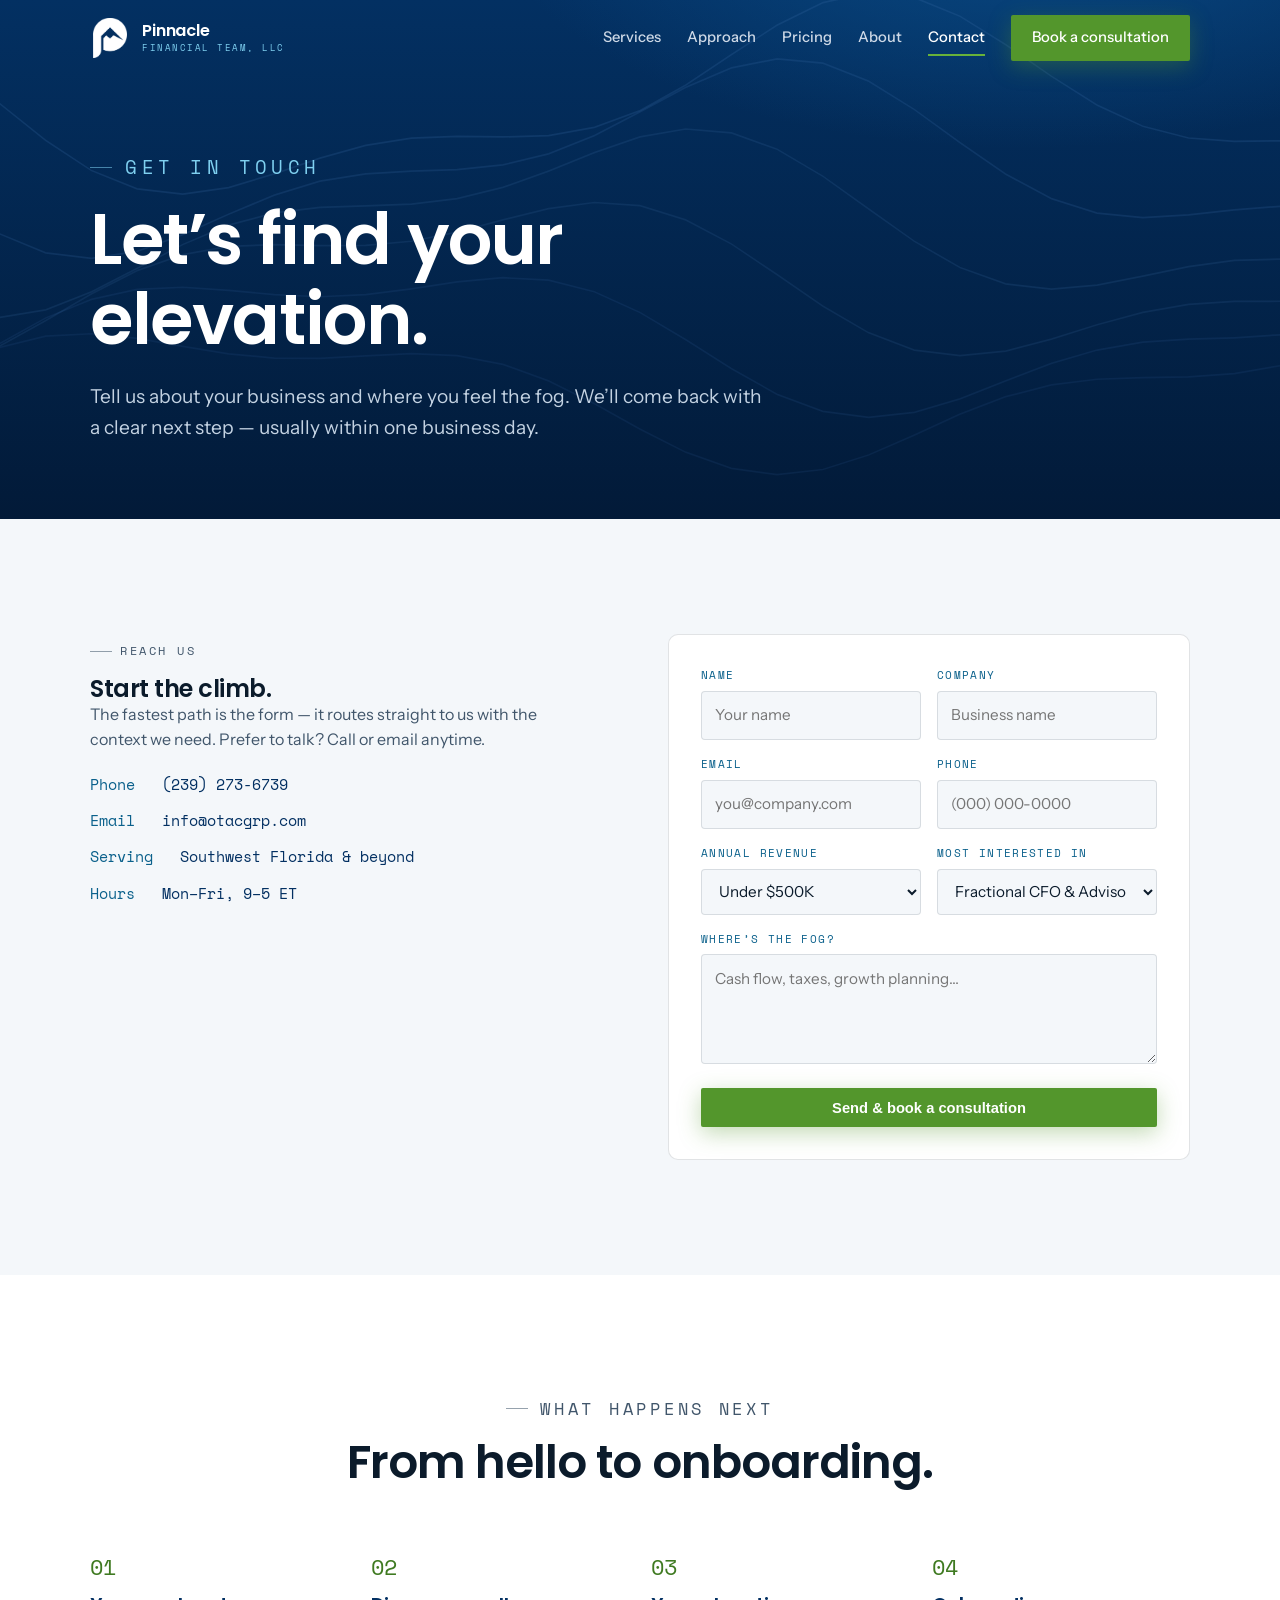
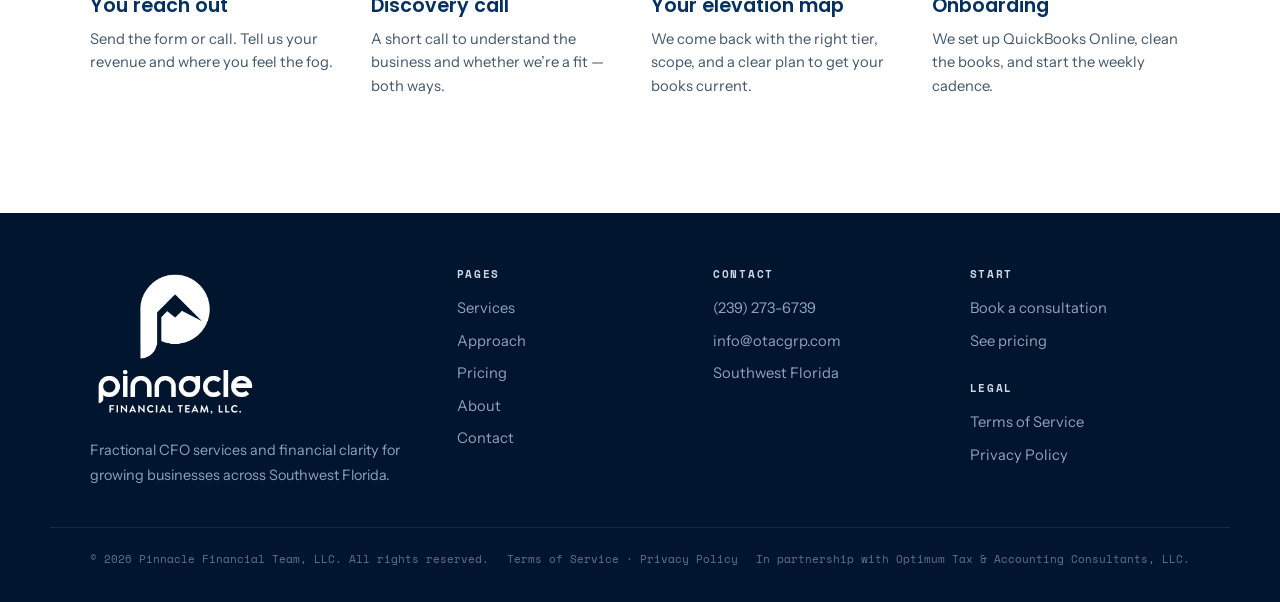
<file: contact.html>
<!DOCTYPE html><html lang="en"><head>
<meta charset="utf-8"><meta name="viewport" content="width=device-width, initial-scale=1">
<title>Contact — Pinnacle Financial Team, LLC</title><meta name="description" content="Book a consultation with Pinnacle Financial Team. Southwest Florida fractional CFO services.">
<link rel="preconnect" href="https://fonts.googleapis.com"><link rel="preconnect" href="https://fonts.gstatic.com" crossorigin>
<link href="https://fonts.googleapis.com/css2?family=Instrument+Sans:wght@400;500;600&family=Poppins:ital,wght@0,400;0,500;0,600;0,700;1,500&family=Space+Mono:wght@400;700&display=swap" rel="stylesheet">
<style>
:root{--navy:#033062;--navy-deep:#021a38;--steel:#0a608b;--pine:#095740;--ascent:#53962c;--ascent-bright:#68b23a;--fog:#aaaaaa;--paper:#f4f7fa;--ink:#0b1b2b;--line:rgba(11,27,43,.12);--maxw:1180px}
*{box-sizing:border-box;margin:0;padding:0}
html{scroll-behavior:smooth}
body{font-family:"Instrument Sans",system-ui,sans-serif;color:var(--ink);background:var(--paper);line-height:1.6;-webkit-font-smoothing:antialiased;overflow-x:hidden}
h1,h2,h3{font-family:"Poppins",system-ui,sans-serif;font-weight:600;line-height:1.14;letter-spacing:-.02em}
a{color:inherit;text-decoration:none} img{display:block;max-width:100%}
.wrap{max-width:var(--maxw);margin-inline:auto;padding-inline:clamp(20px,5vw,40px)}
.eyebrow{font-family:"Space Mono",monospace;font-size:.72rem;letter-spacing:.22em;text-transform:uppercase;color:var(--steel)}
/* nav */
.sr-only{position:absolute;width:1px;height:1px;padding:0;margin:-1px;overflow:hidden;clip:rect(0,0,0,0);white-space:nowrap;border:0}
.nav{position:fixed;inset:0 0 auto 0;z-index:60;transition:background .3s,border-color .3s,box-shadow .3s;border-bottom:1px solid transparent}
.nav.scrolled{background:rgba(255,255,255,.9);backdrop-filter:blur(14px) saturate(1.4);border-color:rgba(3,48,98,.10);box-shadow:0 6px 26px rgba(3,48,98,.07)}
.nav-in{display:flex;align-items:center;justify-content:space-between;height:76px;max-width:var(--maxw);margin-inline:auto;padding-inline:clamp(20px,5vw,40px)}
.brand{display:flex;align-items:center;gap:12px}
.brand-mark{position:relative;width:40px;height:40px;flex:none}
.brand-mark img{position:absolute;inset:0;width:100%;height:100%;object-fit:contain;transition:opacity .3s}
.brand-mark .on-light{opacity:0}
.nav.scrolled .brand-mark .on-dark{opacity:0}
.nav.scrolled .brand-mark .on-light{opacity:1}
.brand-txt{color:#fff;font-family:"Poppins",system-ui,sans-serif;font-size:1.02rem;font-weight:600;letter-spacing:-.01em;line-height:1.15;transition:color .3s}
.brand-txt b{font-weight:600}
.brand-txt small{display:block;font-family:"Space Mono",monospace;font-weight:400;font-size:.56rem;letter-spacing:.17em;text-transform:uppercase;color:#7fd0f0;transition:color .3s;margin-top:2px}
.nav.scrolled .brand-txt{color:var(--navy)}
.nav.scrolled .brand-txt small{color:var(--steel)}
.nav-links{display:flex;align-items:center;gap:26px}
.nav-links a{color:#cdd8e6;font-size:.92rem;font-weight:500;transition:color .2s;position:relative}
.nav-links a:hover{color:#fff}
.nav-links a.active{color:#fff}
.nav-links a.active::after{content:"";position:absolute;left:0;right:0;bottom:-6px;height:2px;background:var(--ascent-bright)}
.nav.scrolled .nav-links a{color:#41566b}
.nav.scrolled .nav-links a:hover{color:var(--navy)}
.nav.scrolled .nav-links a.active{color:var(--navy)}
.nav.scrolled .nav-links a.active::after{background:var(--ascent)}
.nav-links a.btn-green,.nav.scrolled .nav-links a.btn-green{color:#fff}
.nav.scrolled .nav-links a.btn-green{box-shadow:0 6px 18px rgba(83,150,44,.25)}
.btn{display:inline-flex;align-items:center;justify-content:center;gap:.5em;font-weight:600;font-size:.92rem;padding:.72em 1.35em;border-radius:2px;border:1px solid transparent;cursor:pointer;transition:transform .15s,background .2s,box-shadow .2s}
.btn-green{background:var(--ascent);color:#fff;box-shadow:0 6px 22px rgba(83,150,44,.35)} .btn-green:hover{background:var(--ascent-bright);transform:translateY(-1px)}
.btn-ghost{background:transparent;color:#fff;border-color:rgba(255,255,255,.35)} .btn-ghost:hover{border-color:#fff}
.btn-navy{background:var(--navy);color:#fff} .btn-navy:hover{background:var(--steel)}
.nav-toggle{display:none}
/* home hero */
.hero{position:relative;min-height:100svh;display:flex;flex-direction:column;justify-content:center;align-items:center;text-align:center;background:radial-gradient(1100px 560px at 50% -8%,#0a4b86 0%,rgba(10,75,134,0) 60%),linear-gradient(180deg,var(--navy) 0%,var(--navy-deep) 68%);color:#eaf1f8;overflow:hidden;padding-top:90px}
.hero-copy{position:relative;z-index:5;max-width:820px;padding-inline:24px}
.hero .eyebrow{color:#7fd0f0;opacity:0;animation:fade .8s .1s forwards}
.hero h1{font-size:clamp(3rem,8vw,6rem);color:#fff;margin:.28em 0 .34em}
.hero h1 .w{display:inline-block;overflow:hidden;vertical-align:top}
.hero h1 .w>span{display:inline-block;transform:translateY(110%);animation:rise .9s cubic-bezier(.2,.7,.2,1) forwards}
.hero h1 .w:nth-child(1)>span{animation-delay:.15s}.hero h1 .w:nth-child(2)>span{animation-delay:.28s}.hero h1 .w:nth-child(3)>span{animation-delay:.41s}
.hero h1 em{display:block;font-style:italic;color:var(--ascent-bright);opacity:0;animation:fade .9s .6s forwards}
.hero-sub{font-size:clamp(1.05rem,1.6vw,1.28rem);color:#c3d2e2;max-width:46ch;margin:0 auto 2em;opacity:0;animation:fade .9s .8s forwards}
.hero-cta{display:flex;gap:14px;justify-content:center;flex-wrap:wrap;opacity:0;animation:fade .9s 1s forwards}
.hero-mtn{position:absolute;left:0;right:0;bottom:0;width:100%;height:66%;z-index:1}
.hero-mtn .mtn{opacity:0;transform:translateY(40px);animation:mtnUp 1.2s cubic-bezier(.2,.7,.2,1) forwards}
.hero-mtn .back{animation-delay:.2s}.hero-mtn .mid{animation-delay:.35s}.hero-mtn .front{animation-delay:.5s}
.hero-mtn .crest{stroke-dasharray:5200;stroke-dashoffset:5200;animation:draw 2.4s .8s ease forwards}
.hero-mtn .contour{stroke-dasharray:5200;stroke-dashoffset:5200;animation:draw 2.6s ease forwards}
.hero-mtn .c1{animation-delay:1s}.hero-mtn .c2{animation-delay:1.2s}.hero-mtn .c3{animation-delay:1.4s}
.summit-chip{position:absolute;z-index:6;transform:translate(-50%,-140%);opacity:0;animation:fade .8s 1.9s forwards}
.summit-chip .flag{width:11px;height:11px;border-radius:50%;background:var(--ascent-bright);box-shadow:0 0 0 4px rgba(104,178,58,.25),0 0 14px rgba(104,178,58,.7);margin:0 auto 8px}
.summit-chip .rd{background:rgba(3,26,56,.72);border:1px solid rgba(127,208,240,.35);border-radius:100px;padding:6px 14px;font-family:"Space Mono",monospace;font-size:.66rem;letter-spacing:.12em;color:#cfe6f5;white-space:nowrap;backdrop-filter:blur(4px)}
.summit-chip .rd b{color:var(--ascent-bright)}
.scroll-cue{position:absolute;bottom:22px;left:50%;transform:translateX(-50%);z-index:6;font-family:"Space Mono",monospace;font-size:.6rem;letter-spacing:.2em;color:#7f95ae;opacity:0;animation:fade 1s 2.2s forwards}
.scroll-cue span{display:block;width:1px;height:26px;background:linear-gradient(#7f95ae,transparent);margin:8px auto 0;animation:cue 2s infinite}
@keyframes fade{to{opacity:1}}@keyframes rise{to{transform:translateY(0)}}@keyframes mtnUp{to{opacity:1;transform:translateY(0)}}@keyframes draw{to{stroke-dashoffset:0}}@keyframes cue{0%,100%{opacity:.3;transform:translateY(0)}50%{opacity:1;transform:translateY(4px)}}
/* page hero (subpages) */
.page-hero{position:relative;background:radial-gradient(900px 420px at 80% -20%,#0a4b86 0%,rgba(10,75,134,0) 60%),linear-gradient(180deg,var(--navy),var(--navy-deep));color:#eaf1f8;overflow:hidden;padding:150px 0 76px}
.ph-contours{position:absolute;inset:0;width:100%;height:100%;z-index:0}
.page-hero .wrap{position:relative;z-index:2}
.page-hero .eyebrow{color:#7fd0f0}
.page-hero h1{font-size:clamp(2.6rem,6vw,4.4rem);color:#fff;margin:.24em 0 .3em;max-width:16ch}
.page-hero p{color:#c3d2e2;font-size:clamp(1.05rem,1.5vw,1.24rem);max-width:52ch}
/* sections */
.section{padding-block:clamp(72px,9vw,120px)}
.light{background:var(--paper)}.white{background:#fff}
.dark{background:var(--navy);color:#eaf1f8}.dark .sec-head h2{color:#fff}.dark .sec-head p{color:#b6c6d8}.dark .eyebrow{color:#7fd0f0}
.sec-head{max-width:660px;margin-bottom:52px}.sec-head.center{margin-inline:auto;text-align:center}
.sec-head h2{font-size:clamp(2rem,4.2vw,2.9rem);margin:.3em 0 .4em}
.sec-head p{color:#41566b;font-size:1.06rem}
/* stats */
.stats{background:var(--navy-deep);border-block:1px solid rgba(255,255,255,.06)}
.stats-in{display:grid;grid-template-columns:repeat(4,1fr);gap:1px;background:rgba(255,255,255,.06)}
.stat{background:var(--navy-deep);padding:34px 26px;text-align:center}
.stat-v{display:block;font-family:"Poppins",sans-serif;font-weight:600;font-size:clamp(2.2rem,4vw,3rem);color:#fff}.stat-v span{color:var(--ascent-bright)}
.stat-l{font-family:"Space Mono",monospace;font-size:.68rem;letter-spacing:.12em;text-transform:uppercase;color:#7f95ae;margin-top:6px;display:block}
/* teasers (home) */
.teaser-grid{display:grid;grid-template-columns:repeat(3,1fr);gap:1px;background:var(--line);border:1px solid var(--line)}
.tz{background:var(--paper);padding:30px 26px;transition:background .25s}.tz:hover{background:#fff}
.tz .n{font-family:"Space Mono",monospace;font-size:.7rem;color:var(--ascent);letter-spacing:.12em}
.tz h3{font-size:1.3rem;color:var(--navy);margin:.4em 0 .3em}.tz p{color:#41566b;font-size:.95rem}
.more{display:inline-flex;align-items:center;gap:.5em;margin-top:34px;font-family:"Space Mono",monospace;font-size:.8rem;letter-spacing:.06em;color:var(--navy);text-transform:uppercase}
.more:hover{color:var(--ascent)} .more .arw{transition:transform .2s}.more:hover .arw{transform:translateX(4px)}
.center-more{text-align:center}
/* mini ascent (home) */
.mini-ascent{display:grid;grid-template-columns:repeat(4,1fr);gap:20px;position:relative;margin-top:20px}
.mini-ascent::before{content:"";position:absolute;left:6%;right:6%;top:9px;height:2px;background:linear-gradient(90deg,rgba(10,96,139,.3),rgba(83,150,44,.7))}
.mz{position:relative;padding-top:34px}.mz .dot{position:absolute;top:3px;left:0;width:13px;height:13px;border-radius:50%;background:var(--ascent);box-shadow:0 0 0 4px var(--paper)}
.mz .num{font-family:"Space Mono",monospace;font-size:.72rem;color:var(--steel)}.mz h4{font-family:"Poppins",sans-serif;font-weight:600;font-size:1.25rem;color:var(--navy);margin:.1em 0 .3em}.mz p{color:#41566b;font-size:.9rem}
/* services deep */
.svc-detail{display:grid;grid-template-columns:repeat(2,1fr);gap:26px}
.svc-card{background:#fff;border:1px solid var(--line);border-radius:8px;padding:32px 30px;transition:transform .25s,box-shadow .25s}
.svc-card:hover{transform:translateY(-4px);box-shadow:0 22px 50px rgba(3,48,98,.1)}
.svc-card .tag{font-family:"Space Mono",monospace;font-size:.68rem;letter-spacing:.14em;text-transform:uppercase;color:var(--ascent)}
.svc-card h3{font-size:1.5rem;color:var(--navy);margin:.4em 0 .4em}.svc-card>p{color:#41566b;margin-bottom:1.1em}
.svc-card ul{list-style:none;margin-bottom:1.1em}
.svc-card li{position:relative;padding-left:22px;font-size:.92rem;color:#33475b;margin-bottom:8px}
.svc-card li::before{content:"";position:absolute;left:0;top:.5em;width:8px;height:8px;border-left:2px solid var(--ascent);border-bottom:2px solid var(--ascent);transform:rotate(-45deg) translateY(-2px)}
.svc-best{font-family:"Space Mono",monospace;font-size:.72rem;letter-spacing:.03em;color:var(--steel);border-top:1px solid var(--line);padding-top:14px}
.svc-best b{color:var(--navy)}
/* deliver strip */
.deliver{display:grid;grid-template-columns:repeat(4,1fr);gap:22px}
.dl{border-top:2px solid var(--pine);padding-top:18px}.dl .k{font-family:"Space Mono",monospace;font-size:.66rem;letter-spacing:.12em;text-transform:uppercase;color:var(--pine)}
.dl h4{font-family:"Poppins",sans-serif;font-weight:600;font-size:1.15rem;color:var(--navy);margin:.3em 0 .3em}.dl p{color:#41566b;font-size:.9rem}
/* approach phases */
.phases{display:grid;gap:1px;background:rgba(255,255,255,.12);border:1px solid rgba(255,255,255,.12);border-radius:8px;overflow:hidden}
.phase{background:var(--navy);padding:34px 34px;display:grid;grid-template-columns:210px 1fr auto;gap:30px;align-items:start}
.phase .lead{display:flex;flex-direction:column;gap:6px}
.phase .num{font-family:"Space Mono",monospace;color:var(--ascent-bright);font-size:.8rem;letter-spacing:.1em}
.phase .alt{font-family:"Poppins",sans-serif;font-weight:500;font-size:1.7rem;color:#fff}
.phase h3{font-family:"Instrument Sans",sans-serif;font-weight:600;font-size:1.1rem;color:#dfe9f3;margin-bottom:.4em}
.phase p{color:#a9bccf;font-size:.96rem;max-width:52ch}
.phase ul{list-style:none;min-width:200px}
.phase li{font-family:"Space Mono",monospace;font-size:.72rem;color:#9fb4c9;padding:5px 0;border-bottom:1px dashed rgba(255,255,255,.12)}
/* 30-60-90 */
.timeline{display:grid;grid-template-columns:repeat(3,1fr);gap:24px}
.tl{background:#fff;border:1px solid var(--line);border-radius:8px;padding:30px 28px}
.tl .d{font-family:"Space Mono",monospace;font-size:.72rem;letter-spacing:.12em;color:var(--ascent)}
.tl h3{font-size:1.4rem;color:var(--navy);margin:.3em 0 .5em}.tl p{color:#41566b;font-size:.95rem}
/* cadence */
.cadence{display:grid;grid-template-columns:repeat(3,1fr);gap:24px}
.cad{border-left:3px solid var(--ascent);padding:6px 0 6px 22px}
.cad .k{font-family:"Space Mono",monospace;font-size:.7rem;letter-spacing:.13em;text-transform:uppercase;color:var(--steel)}
.cad h4{font-family:"Poppins",sans-serif;font-weight:600;font-size:1.3rem;color:var(--navy);margin:.2em 0 .4em}.cad p{color:#41566b;font-size:.94rem}
/* pricing interactive */
.rev-ask{text-align:center;font-family:"Space Mono",monospace;font-size:.74rem;letter-spacing:.16em;text-transform:uppercase;color:var(--steel);margin-bottom:16px}
.rev-btns{display:flex;justify-content:center;flex-wrap:wrap;gap:10px;margin-bottom:40px}
.rev-btn{font:inherit;font-size:.9rem;font-weight:500;padding:.6em 1.25em;border-radius:100px;border:1px solid var(--line);background:#fff;color:var(--navy);cursor:pointer;transition:.2s}
.rev-btn:hover{border-color:var(--steel)}.rev-btn.active{background:var(--navy);color:#fff;border-color:var(--navy)}
.price-mtn{position:relative;max-width:960px;margin:0 auto 46px}
.price-mtn svg{width:100%;height:auto;display:block;overflow:visible}
.pcrest{fill:none;stroke:#0a608b;stroke-width:2.4;stroke-dasharray:2200;stroke-dashoffset:2200;transition:stroke-dashoffset 1.8s ease}
.price-mtn.drawn .pcrest{stroke-dashoffset:0}
.pcamp-dot{fill:#fff;stroke:var(--steel);stroke-width:3;cursor:pointer;transition:.3s}
.pcamp.on .pcamp-dot{fill:var(--ascent);stroke:var(--ascent-bright);r:9}
.pcamp-lbl{font-family:"Space Mono",monospace;font-size:15px;fill:#41566b;letter-spacing:1px;transition:.3s}
.pcamp.on .pcamp-lbl{fill:var(--navy);font-weight:700}
.climber{position:absolute;width:20px;height:20px;transform:translate(-50%,-50%);transition:left .6s cubic-bezier(.34,1.2,.4,1),top .6s cubic-bezier(.34,1.2,.4,1);pointer-events:none;z-index:3}
.climber::before{content:"";position:absolute;inset:0;border-radius:50% 50% 50% 0;transform:rotate(-45deg);background:var(--ascent);box-shadow:0 6px 16px rgba(83,150,44,.5)}
.climber::after{content:"";position:absolute;width:7px;height:7px;background:#fff;border-radius:50%;left:50%;top:44%;transform:translate(-50%,-50%)}
.tiers{display:grid;grid-template-columns:repeat(4,1fr);gap:18px}
.tier{background:#fff;border:1px solid var(--line);border-radius:8px;padding:26px 22px 28px;position:relative;cursor:pointer;transition:transform .3s,box-shadow .3s,border-color .3s,opacity .3s}
.tier.dim{opacity:.55}.tier.focus{transform:translateY(-8px);box-shadow:0 26px 60px rgba(3,48,98,.18);border-color:var(--ascent);opacity:1}
.tier-top{display:flex;align-items:center;justify-content:space-between;margin-bottom:6px}
.tier-alt{font-family:"Space Mono",monospace;font-size:.66rem;letter-spacing:.2em;color:var(--steel)}.tier.focus .tier-alt{color:var(--ascent)}
.tier-ribbon{background:var(--ascent);color:#fff;font-family:"Space Mono",monospace;font-size:.56rem;letter-spacing:.1em;text-transform:uppercase;padding:3px 9px;border-radius:2px}
.tier-name{font-family:"Poppins",sans-serif;font-weight:600;font-size:1.3rem;color:var(--navy);display:block;margin-bottom:14px}
.tier-price{display:flex;align-items:baseline;gap:1px;margin-bottom:2px}
.tier-cur{font-family:"Poppins",sans-serif;font-weight:600;font-size:1.3rem;color:var(--ink)}.tier-amt{font-family:"Poppins",sans-serif;font-weight:600;font-size:2.2rem;color:var(--ink)}
.tier-per{font-family:"Space Mono",monospace;font-size:.78rem;color:var(--fog);margin-left:3px}
.tier-rev{font-family:"Space Mono",monospace;font-size:.7rem;color:var(--steel);margin-bottom:18px}
.tier-feats{list-style:none;margin-bottom:22px}
.tier-feats li{position:relative;padding-left:20px;font-size:.88rem;color:#41566b;margin-bottom:8px}
.tier-feats li::before{content:"";position:absolute;left:0;top:.5em;width:8px;height:8px;border-left:2px solid var(--ascent);border-bottom:2px solid var(--ascent);transform:rotate(-45deg) translateY(-2px)}
.tier-cta{display:block;text-align:center;font-weight:600;font-size:.88rem;padding:.68em;border:1px solid var(--navy);border-radius:2px;color:var(--navy);transition:.2s}
.tier-cta:hover{background:var(--navy);color:#fff}.tier.focus .tier-cta{background:var(--ascent);border-color:var(--ascent);color:#fff}
.addon{margin-top:30px;text-align:center;font-family:"Space Mono",monospace;font-size:.8rem;color:#41566b}.addon b{color:var(--navy)}
/* matrix */
.matrix-wrap{overflow-x:auto}
.matrix{width:100%;border-collapse:collapse;min-width:680px}
.matrix th,.matrix td{padding:15px 16px;text-align:center;border-bottom:1px solid var(--line);font-size:.92rem}
.matrix thead th{font-family:"Poppins",sans-serif;font-weight:600;font-size:1.05rem;color:var(--navy);border-bottom:2px solid var(--navy)}
.matrix thead th.rec{color:var(--ascent)}
.matrix tbody th{text-align:left;font-weight:500;color:#33475b;font-family:"Instrument Sans",sans-serif}
.matrix td.yes{color:var(--ascent);font-weight:700}.matrix td.no{color:var(--fog)}
.matrix .col-rec{background:rgba(83,150,44,.06)}
/* faq */
.faq{max-width:820px;margin-inline:auto}
.qa{border-bottom:1px solid var(--line)}
.qa button{width:100%;text-align:left;background:none;border:0;cursor:pointer;font:inherit;padding:22px 2px;display:flex;justify-content:space-between;align-items:center;gap:20px;color:var(--navy);font-family:"Poppins",sans-serif;font-weight:500;font-size:1.15rem}
.qa .ic{flex:none;width:22px;height:22px;position:relative}
.qa .ic::before,.qa .ic::after{content:"";position:absolute;background:var(--ascent);border-radius:2px;left:50%;top:50%;transition:transform .25s}
.qa .ic::before{width:14px;height:2px;transform:translate(-50%,-50%)}.qa .ic::after{width:2px;height:14px;transform:translate(-50%,-50%)}
.qa.open .ic::after{transform:translate(-50%,-50%) scaleY(0)}
.qa .ans{max-height:0;overflow:hidden;transition:max-height .3s ease}
.qa .ans p{color:#41566b;padding:0 2px 22px;font-size:.98rem}
.qa.open .ans{max-height:260px}
/* values / industries / serve */
.values-grid{display:grid;grid-template-columns:repeat(2,1fr);gap:30px}
.val{border-top:2px solid var(--pine);padding-top:20px}.val .n{font-family:"Space Mono",monospace;font-size:.72rem;color:var(--pine)}
.val h3{font-size:1.35rem;color:var(--navy);margin:.25em 0 .35em}.val p{color:#41566b;font-size:.98rem}
.serve-grid{display:grid;grid-template-columns:1.1fr 1fr;gap:56px;align-items:center}
.serve-copy h2{font-size:clamp(1.9rem,3.5vw,2.5rem);color:var(--navy);margin-bottom:.5em}.serve-copy p{color:#41566b;margin-bottom:1em}
.chips{display:flex;flex-wrap:wrap;gap:12px;list-style:none}
.chip{border:1px solid var(--line);background:#fff;border-radius:100px;padding:.6em 1.15em;font-size:.92rem;color:var(--navy)}
/* about story */
.story{display:grid;grid-template-columns:1fr 1fr;gap:56px;align-items:start}
.story .lede{font-family:"Poppins",sans-serif;font-weight:500;font-size:clamp(1.4rem,2.4vw,1.9rem);color:var(--navy);line-height:1.3}
.story p{color:#41566b;margin-bottom:1em}
.partner{background:linear-gradient(160deg,var(--navy),var(--navy-deep));color:#eaf1f8;border-radius:10px;padding:40px 38px}
.partner .eyebrow{color:var(--ascent-bright)}.partner h3{color:#fff;font-size:1.6rem;margin:.4em 0 .5em}.partner p{color:#b9c9db}
/* expect steps */
.expect{display:grid;grid-template-columns:repeat(4,1fr);gap:22px;position:relative}
.ex{padding-top:8px}.ex .num{font-family:"Space Mono",monospace;font-size:1.4rem;color:var(--ascent);display:block;margin-bottom:.3em}
.ex h4{font-family:"Poppins",sans-serif;font-weight:600;font-size:1.2rem;color:var(--navy);margin-bottom:.3em}.ex p{color:#41566b;font-size:.92rem}
/* contact */
.contact-in{display:grid;grid-template-columns:1fr 1fr;gap:56px}
.contact-copy .line{font-family:"Space Mono",monospace;font-size:.94rem;color:var(--navy);margin-bottom:.8em}.contact-copy .line span{color:var(--steel)}
.contact-copy p{color:#41566b;margin-bottom:1.2em;max-width:42ch}
.form{display:grid;gap:16px;background:#fff;border:1px solid var(--line);border-radius:10px;padding:32px}
.frow{display:grid;grid-template-columns:1fr 1fr;gap:16px}
.field label{display:block;font-family:"Space Mono",monospace;font-size:.66rem;letter-spacing:.13em;text-transform:uppercase;color:var(--steel);margin-bottom:7px}
.field input,.field textarea,.field select{width:100%;background:var(--paper);border:1px solid var(--line);border-radius:4px;padding:.75em .85em;color:var(--ink);font:inherit;font-size:.95rem;transition:border-color .2s}
.field input:focus,.field textarea:focus,.field select:focus{outline:none;border-color:var(--ascent)}
.field textarea{resize:vertical;min-height:110px}
/* cta band */
.cta{position:relative;background:linear-gradient(160deg,var(--pine),var(--navy));color:#fff;overflow:hidden;text-align:center}
.cta-in{position:relative;z-index:2;padding-block:clamp(60px,8vw,96px)}
.cta h2{font-size:clamp(2rem,4.5vw,3.3rem);color:#fff;margin-bottom:.4em}.cta p{color:#cfe0d6;max-width:46ch;margin:0 auto 2em}
/* footer */
.footer{background:#01152e;color:#8fa3bb;padding-block:52px 34px}
.footer-in{display:grid;grid-template-columns:1.5fr 1fr 1fr 1fr;gap:36px;align-items:start}
.footer img{width:170px;margin-bottom:16px}.footer .tag{max-width:32ch;font-size:.9rem;line-height:1.7}
.footer h4{color:#cdd8e6;font-family:"Space Mono",monospace;font-size:.7rem;letter-spacing:.15em;text-transform:uppercase;margin-bottom:14px}
.footer ul{list-style:none}.footer li{margin-bottom:9px;font-size:.92rem}.footer a:hover{color:#fff}
.footer-bar{border-top:1px solid rgba(255,255,255,.09);margin-top:40px;padding-top:22px;display:flex;justify-content:space-between;flex-wrap:wrap;gap:12px;font-family:"Space Mono",monospace;font-size:.7rem;color:#5f748c}
/* reveal */
.reveal{opacity:0;transform:translateY(24px);transition:opacity .7s ease var(--d,0ms),transform .7s ease var(--d,0ms)}
.reveal.in{opacity:1;transform:none}
/* responsive */
@media(max-width:940px){
 .nav-links{position:fixed;inset:76px 0 auto 0;flex-direction:column;align-items:flex-start;background:#fff;padding:24px;gap:18px;transform:translateY(-140%);transition:transform .3s;border-bottom:1px solid rgba(3,48,98,.10);box-shadow:0 18px 40px rgba(3,48,98,.12)}
 .nav-links a,.nav.scrolled .nav-links a{color:var(--navy)}
 .nav-links a.btn-green,.nav.scrolled .nav-links a.btn-green{color:#fff}
 .nav-links.open{transform:none}.nav-links a.active::after{display:none}
 .nav-toggle{display:inline-flex;flex-direction:column;gap:5px;background:none;border:0;cursor:pointer;padding:6px}
 .nav-toggle span{width:24px;height:2px;background:#fff;display:block;transition:background .3s}
 .nav.scrolled .nav-toggle span{background:var(--navy)}
 .teaser-grid,.svc-detail,.values-grid,.story,.contact-in{grid-template-columns:1fr}
 .mini-ascent,.deliver,.timeline,.cadence,.expect,.tiers,.serve-grid{grid-template-columns:1fr 1fr}
 .mini-ascent::before{display:none}
 .stats-in,.footer-in{grid-template-columns:1fr 1fr}
 .phase{grid-template-columns:1fr;gap:16px}.phase ul{min-width:0}
}
@media(max-width:560px){
 .tiers,.footer-in,.stats-in,.deliver,.timeline,.cadence,.expect,.serve-grid,.frow{grid-template-columns:1fr}
}
@media(prefers-reduced-motion:reduce){
 *{animation:none !important;transition:none !important}
 .reveal{opacity:1 !important;transform:none !important}
 .hero *{opacity:1 !important;transform:none !important}
 .hero-mtn .mtn,.hero-mtn .crest,.hero-mtn .contour,.pcrest{opacity:1 !important;transform:none !important;stroke-dashoffset:0 !important}
}

/* ================= v2 upgrade layer ================= */
:root{--lime:#8ede4d;--lime-dim:rgba(142,222,77,.55);--ascent-deep:#3f7a21}
html{scroll-behavior:smooth}
:focus-visible{outline:2px solid var(--ascent-bright);outline-offset:3px;border-radius:2px}

/* reveal rebuilt as an animation so hover transforms stay free afterwards */
.reveal{opacity:0;transform:translateY(24px);transition:none}
.reveal.in{opacity:1;transform:none;animation:revealIn .75s cubic-bezier(.2,.7,.2,1) var(--d,0ms) backwards}
@keyframes revealIn{from{opacity:0;transform:translateY(24px)}to{opacity:1;transform:none}}

/* small green labels on light backgrounds: deepen for legibility */
.tz .n,.svc-card .tag,.ex .num{color:var(--ascent-deep)}

/* nav scroll progress */
.nav-prog{position:absolute;left:0;right:0;bottom:-1px;height:2px;overflow:hidden;pointer-events:none}
.nav-prog i{display:block;height:100%;width:100%;transform:scaleX(0);transform-origin:left;background:linear-gradient(90deg,var(--steel),var(--ascent-bright));opacity:0;transition:opacity .3s}
.nav.scrolled .nav-prog i{opacity:1}

/* ============ dark sections: contrast repair ============ */
.dark .mz h4{color:#fff;transition:color .45s,text-shadow .45s}
.dark .mz p{color:#a9bed3;transition:color .45s}
.dark .mz .num{color:#7fd0f0;transition:color .45s}
.dark .mz{transition:transform .45s cubic-bezier(.2,.7,.2,1)}

/* ascent rail + travelling light */
.dark .mini-ascent::before{background:linear-gradient(90deg,rgba(127,208,240,.28),rgba(142,222,77,.6));height:1px;top:10px}
.dark .mini-ascent::after{content:"";position:absolute;left:6%;top:9px;width:84px;height:3px;border-radius:3px;background:linear-gradient(90deg,rgba(142,222,77,0),var(--lime),rgba(142,222,77,0));filter:blur(1px);animation:railTrail 8s linear infinite}
@keyframes railTrail{0%{margin-left:0;opacity:0}6%{opacity:.95}90%{opacity:.95}100%{margin-left:calc(88% - 84px);opacity:0}}

/* ascent dots: idle state, then highlighted one by one */
.dark .mz .dot{background:#0c355c;border:2px solid rgba(142,222,77,.4);box-shadow:none;transition:background .45s,border-color .45s,transform .45s,box-shadow .45s}
.dark .mz.active .dot{background:var(--lime);border-color:var(--lime);transform:scale(1.22);box-shadow:0 0 0 6px rgba(142,222,77,.13),0 0 26px 5px var(--lime-dim)}
.dark .mz.active .dot::after{content:"";position:absolute;inset:-7px;border-radius:50%;border:1px solid rgba(142,222,77,.65);animation:dotPing 1.9s ease-out infinite}
@keyframes dotPing{0%{transform:scale(.65);opacity:.85}100%{transform:scale(2.1);opacity:0}}
.dark .mz.active{transform:translateY(-4px)}
.dark .mz.active h4{color:var(--lime);text-shadow:0 0 22px rgba(142,222,77,.35)}
.dark .mz.active .num{color:#fff}
.dark .mz.active p{color:#dce8f4}

/* deliverables strip on navy: glass cards, bright rule */
.dark .deliver{gap:20px}
.dark .dl{position:relative;border-top:0;padding:24px 22px 26px;border-radius:8px;background:linear-gradient(180deg,rgba(255,255,255,.055),rgba(255,255,255,.015));border:1px solid rgba(255,255,255,.10);overflow:hidden;transition:transform .4s cubic-bezier(.2,.7,.2,1),border-color .4s,background .4s,box-shadow .4s}
.dark .dl::before{content:"";position:absolute;left:0;top:0;height:2px;width:100%;background:linear-gradient(90deg,var(--lime),rgba(142,222,77,.05));transform:scaleX(.4);transform-origin:left;transition:transform .55s cubic-bezier(.2,.7,.2,1)}
.dark .dl .k{color:var(--lime);text-shadow:0 0 18px rgba(142,222,77,.3)}
.dark .dl h4{color:#fff;font-size:1.2rem}
.dark .dl p{color:#aec3d7}
.dark .dl:hover{transform:translateY(-6px);border-color:rgba(142,222,77,.38);background:linear-gradient(180deg,rgba(142,222,77,.09),rgba(255,255,255,.02));box-shadow:0 26px 50px rgba(0,0,0,.28)}
.dark .dl:hover::before{transform:scaleX(1)}

/* ============ pricing by elevation (home) ============ */
.elev{position:relative;display:grid;grid-template-columns:repeat(4,1fr);gap:18px;align-items:end;margin-top:18px;padding-top:96px}
.elev-ridge{position:absolute;left:0;right:0;top:0;height:100%;width:100%;pointer-events:none}
.elev-ridge .ridge-line{fill:none;stroke:rgba(10,96,139,.32);stroke-width:2;stroke-linecap:round;stroke-dasharray:1800;stroke-dashoffset:1800;transition:stroke-dashoffset 2.4s cubic-bezier(.3,.7,.3,1) .15s}
.elev.in .elev-ridge .ridge-line{stroke-dashoffset:0}
.elev-card{position:relative;background:#fff;border:1px solid var(--line);border-radius:10px;padding:22px 22px 24px;margin-bottom:calc(var(--i,0) * 30px);box-shadow:0 12px 30px rgba(3,48,98,.055);transition:transform .45s cubic-bezier(.2,.7,.2,1),box-shadow .45s,border-color .45s}
.elev-top{display:flex;align-items:center;justify-content:space-between;gap:10px;margin-bottom:12px;min-height:20px}
.elev-idx{font-family:"Space Mono",monospace;font-size:.64rem;letter-spacing:.2em;color:var(--fog)}
.elev-ribbon{font-family:"Space Mono",monospace;font-size:.55rem;letter-spacing:.1em;text-transform:uppercase;background:var(--ascent);color:#fff;padding:3px 9px;border-radius:100px}
.elev-card h4{font-family:"Poppins",sans-serif;font-weight:600;font-size:1.22rem;color:var(--navy);line-height:1.2}
.elev-price{font-family:"Poppins",sans-serif;font-weight:600;font-size:1.9rem;color:var(--ink);line-height:1.1;margin:.28em 0 .18em;letter-spacing:-.02em}
.elev-price .cur{font-size:1.1rem;vertical-align:.42em;margin-right:1px}
.elev-price .per{font-family:"Space Mono",monospace;font-size:.72rem;color:#7c8a99;margin-left:3px;letter-spacing:0}
.elev-band{font-family:"Space Mono",monospace;font-size:.7rem;color:var(--steel);letter-spacing:.02em}
.elev-meter{margin-top:16px;height:4px;border-radius:4px;background:rgba(3,48,98,.09);overflow:hidden}
.elev-meter i{display:block;height:100%;width:0;border-radius:4px;background:linear-gradient(90deg,var(--steel),var(--ascent-bright));transition:width 1.5s cubic-bezier(.2,.7,.2,1) .45s}
.elev-card.in .elev-meter i{width:var(--w,50%)}
.elev-card.feat{border-color:rgba(83,150,44,.55);box-shadow:0 22px 54px rgba(83,150,44,.15)}
.elev-card.feat::before{content:"";position:absolute;inset:-1px;border-radius:11px;pointer-events:none;animation:featPulse 3s ease-in-out infinite}
@keyframes featPulse{0%,100%{box-shadow:0 0 0 0 rgba(83,150,44,.26)}55%{box-shadow:0 0 0 12px rgba(83,150,44,0)}}
.elev-card:hover{transform:translateY(-9px);box-shadow:0 34px 64px rgba(3,48,98,.15);border-color:rgba(83,150,44,.5)}
.elev-foot{text-align:center;margin-top:34px;font-family:"Space Mono",monospace;font-size:.74rem;letter-spacing:.05em;color:var(--steel)}
.elev-ridge .ridge-fill{fill:url(#ridgeFade);stroke:none;opacity:0;transition:opacity 1.2s ease .5s}
.elev.in .elev-ridge .ridge-fill{opacity:1}
.elev-ridge .ridge-line{stroke:rgba(10,96,139,.34)}

/* ============ premium polish ============ */
.tz{transition:background .3s,transform .35s cubic-bezier(.2,.7,.2,1),box-shadow .35s}
.svc-card,.val,.ex,.cad{transition:transform .4s cubic-bezier(.2,.7,.2,1),box-shadow .4s,border-color .4s}
.tz:hover{transform:translateY(-4px);box-shadow:0 22px 44px rgba(3,48,98,.10);z-index:2}
.svc-card:hover,.cad:hover{transform:translateY(-5px);box-shadow:0 26px 52px rgba(3,48,98,.10)}
.btn{position:relative;overflow:hidden}
.btn::after{content:"";position:absolute;top:0;left:-120%;width:60%;height:100%;background:linear-gradient(100deg,transparent,rgba(255,255,255,.28),transparent);transform:skewX(-18deg);transition:left .6s ease}
.btn:hover::after{left:140%}
.cta{position:relative}
.cta::after{content:"";position:absolute;left:50%;top:-20%;width:min(720px,90%);height:120%;transform:translateX(-50%);background:radial-gradient(closest-side,rgba(104,178,58,.20),transparent 70%);pointer-events:none}
.cta .wrap{position:relative;z-index:2}
.eyebrow{display:inline-flex;align-items:center;gap:.7em}
.eyebrow::before{content:"";width:22px;height:1px;background:currentColor;opacity:.55}
.sec-head.center .eyebrow{justify-content:center}

@media(max-width:940px){
 .elev{grid-template-columns:1fr 1fr;padding-top:40px}
 .elev-card{margin-bottom:0}
 .elev-ridge{display:none}
 .dark .mini-ascent::after{display:none}
}
@media(max-width:560px){
 .elev{grid-template-columns:1fr}
}
@media(prefers-reduced-motion:reduce){
 html{scroll-behavior:auto}
 .reveal.in{animation:none}
 .dark .mini-ascent::after,.dark .mz.active .dot::after,.elev-card.feat::before{display:none;animation:none}
 .elev-ridge .ridge-line{transition:none;stroke-dashoffset:0}
 .elev-ridge .ridge-fill{transition:none;opacity:1}
 .elev-meter i{transition:none}
 .btn::after{display:none}
}

/* ============ legal pages ============ */
.legal-wrap{display:grid;grid-template-columns:230px 1fr;gap:56px;align-items:start}
.legal-toc{position:sticky;top:104px}
.legal-toc h4{font-family:"Space Mono",monospace;font-size:.66rem;letter-spacing:.15em;text-transform:uppercase;color:var(--steel);margin-bottom:14px}
.legal-toc ul{list-style:none;border-left:1px solid var(--line)}
.legal-toc li{margin:0}
.legal-toc a{display:block;padding:7px 0 7px 14px;margin-left:-1px;border-left:2px solid transparent;font-size:.88rem;color:#41566b;transition:color .2s,border-color .2s}
.legal-toc a:hover{color:var(--navy);border-left-color:var(--ascent)}
.legal{max-width:760px}
.legal h2{font-size:clamp(1.35rem,2.4vw,1.7rem);color:var(--navy);margin:2.4em 0 .6em;scroll-margin-top:110px}
.legal h2:first-child{margin-top:0}
.legal h3{font-family:"Poppins",sans-serif;font-size:1.02rem;font-weight:600;color:var(--navy);margin:1.7em 0 .5em}
.legal p{color:#41566b;margin-bottom:1.05em;line-height:1.78}
.legal ul,.legal ol{list-style:none;margin:0 0 1.3em}
.legal li{position:relative;padding-left:22px;color:#41566b;margin-bottom:.55em;line-height:1.72}
.legal ul li::before{content:"";position:absolute;left:2px;top:.68em;width:6px;height:6px;border-radius:50%;background:var(--ascent)}
.legal ol{counter-reset:lg}
.legal ol li{padding-left:34px;margin-bottom:1.05em;counter-increment:lg}
.legal ol li::before{content:counter(lg,decimal-leading-zero);position:absolute;left:0;top:.15em;font-family:"Space Mono",monospace;font-size:.72rem;color:var(--ascent-deep);letter-spacing:.06em}
.legal ol li b{color:var(--navy)}
.legal a{color:var(--steel);text-decoration:underline;text-underline-offset:3px;text-decoration-thickness:1px}
.legal a:hover{color:var(--ascent-deep)}
.legal .callout{background:#fff;border:1px solid var(--line);border-left:3px solid var(--ascent);border-radius:8px;padding:24px 26px;margin:0 0 2.4em;box-shadow:0 12px 30px rgba(3,48,98,.05)}
.legal .callout .k{font-family:"Space Mono",monospace;font-size:.66rem;letter-spacing:.15em;text-transform:uppercase;color:var(--ascent-deep);display:block;margin-bottom:10px}
.legal .callout p:last-child{margin-bottom:0}
.legal .contact-card{background:var(--navy);color:#dfe9f3;border-radius:10px;padding:28px 30px;margin-top:2.4em}
.legal .contact-card h3{color:#fff;margin:0 0 14px}
.legal .contact-card p{color:#b6c6d8;margin-bottom:.5em}
.legal .contact-card a{color:var(--lime);text-decoration:none}
.legal .contact-card a:hover{color:#fff}
.legal .eff{font-family:"Space Mono",monospace;font-size:.72rem;letter-spacing:.12em;text-transform:uppercase;color:var(--steel);border-top:1px solid var(--line);padding-top:18px;margin-top:2.6em}
.footer-legal a{text-decoration:none}
.footer-legal a:hover{color:#fff}
@media(max-width:940px){
 .legal-wrap{grid-template-columns:1fr;gap:30px}
 .legal-toc{position:static;display:flex;flex-wrap:wrap;gap:8px}
 .legal-toc h4{width:100%;margin-bottom:4px}
 .legal-toc ul{display:flex;flex-wrap:wrap;gap:8px;border-left:0}
 .legal-toc a{border:1px solid var(--line);border-radius:100px;padding:6px 13px;margin:0;font-size:.8rem}
 .legal-toc a:hover{border-color:var(--ascent);border-left-color:var(--ascent)}
}
.footer h4.grp{margin-top:26px}
</style></head><body id="top">
<header class="nav" id="nav"><div class="nav-in">
  <a class="brand" href="index.html"><span class="brand-mark"><img class="on-dark" src="[data-uri]" alt=""><img class="on-light" src="[data-uri]" alt=""></span><span class="brand-txt"><b>Pinnacle</b><small>Financial Team, LLC</small></span><span class="sr-only">Pinnacle Financial Team, LLC</span></a>
  <button class="nav-toggle" aria-label="Menu" aria-expanded="false"><span></span><span></span><span></span></button>
  <nav class="nav-links" id="navlinks">
    <a href="services.html">Services</a>
    <a href="approach.html">Approach</a>
    <a href="pricing.html">Pricing</a>
    <a href="about.html">About</a>
    <a href="contact.html" class="active">Contact</a>
    <a class="btn btn-green" href="contact.html">Book a consultation</a>
  </nav></div></header>
<section class="page-hero"><svg class="ph-contours" viewBox="0 0 1600 300" preserveAspectRatio="none" xmlns="http://www.w3.org/2000/svg" aria-hidden="true"><path d="M 0.0 60.0 L 57.1 81.2 L 114.3 98.6 L 171.4 109.2 L 228.6 112.2 L 285.7 108.5 L 342.9 100.5 L 400.0 91.4 L 457.1 84.1 L 514.3 79.9 L 571.4 78.9 L 628.6 79.2 L 685.7 78.4 L 742.9 73.7 L 800.0 64.0 L 857.1 49.2 L 914.3 31.6 L 971.4 14.5 L 1028.6 1.5 L 1085.7 -4.2 L 1142.9 -1.4 L 1200.0 9.4 L 1257.1 25.8 L 1314.3 44.1 L 1371.4 60.8 L 1428.6 73.0 L 1485.7 79.8 L 1542.9 81.8 L 1600.0 81.4" fill="none" stroke="#3E6EA8" stroke-width="1" opacity="0.22"/><path d="M 0.0 135.3 L 57.1 146.2 L 114.3 149.4 L 171.4 145.3 L 228.6 135.7 L 285.7 123.9 L 342.9 112.8 L 400.0 104.8 L 457.1 100.5 L 514.3 99.0 L 571.4 98.1 L 628.6 95.4 L 685.7 89.0 L 742.9 78.4 L 800.0 64.7 L 857.1 50.5 L 914.3 39.3 L 971.4 34.0 L 1028.6 36.5 L 1085.7 46.9 L 1142.9 63.3 L 1200.0 82.5 L 1257.1 100.7 L 1314.3 114.9 L 1371.4 123.2 L 1428.6 125.8 L 1485.7 124.3 L 1542.9 121.3 L 1600.0 119.3" fill="none" stroke="#3E6EA8" stroke-width="1" opacity="0.20"/><path d="M 0.0 183.5 L 57.1 179.2 L 114.3 168.8 L 171.4 155.2 L 228.6 141.4 L 285.7 130.2 L 342.9 123.1 L 400.0 119.9 L 457.1 119.0 L 514.3 118.1 L 571.4 114.9 L 628.6 108.4 L 685.7 98.9 L 742.9 88.2 L 800.0 79.1 L 857.1 74.6 L 914.3 76.8 L 971.4 86.3 L 1028.6 101.9 L 1085.7 120.8 L 1142.9 139.5 L 1200.0 154.7 L 1257.1 164.2 L 1314.3 167.2 L 1371.4 164.9 L 1428.6 159.7 L 1485.7 154.2 L 1542.9 150.6 L 1600.0 149.8" fill="none" stroke="#3E6EA8" stroke-width="1" opacity="0.18"/><path d="M 0.0 200.0 L 57.1 185.4 L 114.3 169.9 L 171.4 156.5 L 228.6 147.2 L 285.7 142.5 L 342.9 141.5 L 400.0 142.1 L 457.1 141.9 L 514.3 139.5 L 571.4 134.2 L 628.6 127.2 L 685.7 120.6 L 742.9 117.1 L 800.0 118.9 L 857.1 127.1 L 914.3 141.1 L 971.4 158.8 L 1028.6 177.0 L 1085.7 192.4 L 1142.9 202.4 L 1200.0 205.7 L 1257.1 203.0 L 1314.3 196.1 L 1371.4 187.8 L 1428.6 180.6 L 1485.7 176.0 L 1542.9 174.3 L 1600.0 174.2" fill="none" stroke="#3E6EA8" stroke-width="1" opacity="0.16"/><path d="M 0.0 198.6 L 57.1 183.9 L 114.3 173.1 L 171.4 167.3 L 228.6 166.1 L 285.7 167.9 L 342.9 170.4 L 400.0 171.6 L 457.1 170.4 L 514.3 167.0 L 571.4 163.0 L 628.6 160.6 L 685.7 162.0 L 742.9 168.7 L 800.0 180.7 L 857.1 196.4 L 914.3 213.2 L 971.4 228.0 L 1028.6 237.9 L 1085.7 241.4 L 1142.9 238.5 L 1200.0 230.6 L 1257.1 220.2 L 1314.3 210.1 L 1371.4 202.4 L 1428.6 197.9 L 1485.7 196.1 L 1542.9 195.4 L 1600.0 193.6" fill="none" stroke="#3E6EA8" stroke-width="1" opacity="0.14"/><path d="M 0.0 200.9 L 57.1 194.4 L 114.3 193.0 L 171.4 195.7 L 228.6 200.3 L 285.7 204.6 L 342.9 207.1 L 400.0 207.2 L 457.1 205.8 L 514.3 204.5 L 571.4 205.6 L 628.6 210.7 L 685.7 220.2 L 742.9 233.4 L 800.0 248.1 L 857.1 261.5 L 914.3 270.9 L 971.4 274.4 L 1028.6 271.5 L 1085.7 263.1 L 1142.9 251.6 L 1200.0 239.5 L 1257.1 229.4 L 1314.3 222.6 L 1371.4 219.3 L 1428.6 218.3 L 1485.7 217.9 L 1542.9 216.0 L 1600.0 211.5" fill="none" stroke="#3E6EA8" stroke-width="1" opacity="0.12"/></svg><div class="wrap">
    <p class="eyebrow">Get in touch</p><h1>Let&rsquo;s find your elevation.</h1><p>Tell us about your business and where you feel the fog. We&rsquo;ll come back with a clear next step &mdash; usually within one business day.</p></div></section>
<section class="section light"><div class="wrap contact-in">
  <div class="contact-copy"><p class="eyebrow">Reach us</p><h2>Start the climb.</h2>
    <p>The fastest path is the form &mdash; it routes straight to us with the context we need. Prefer to talk? Call or email anytime.</p>
    <p class="line"><span>Phone</span> &nbsp; (239) 273-6739</p>
    <p class="line"><span>Email</span> &nbsp; info@otacgrp.com</p>
    <p class="line"><span>Serving</span> &nbsp; Southwest Florida &amp; beyond</p>
    <p class="line"><span>Hours</span> &nbsp; Mon&ndash;Fri, 9&ndash;5 ET</p></div>
  <form class="form" onsubmit="return false">
    <div class="frow">
      <div class="field"><label for="n">Name</label><input id="n" type="text" placeholder="Your name"></div>
      <div class="field"><label for="c">Company</label><input id="c" type="text" placeholder="Business name"></div>
    </div>
    <div class="frow">
      <div class="field"><label for="e">Email</label><input id="e" type="email" placeholder="you@company.com"></div>
      <div class="field"><label for="p">Phone</label><input id="p" type="tel" placeholder="(000) 000-0000"></div>
    </div>
    <div class="frow">
      <div class="field"><label for="r">Annual revenue</label><select id="r"><option>Under $500K</option><option>$750K&ndash;$1.5M</option><option>$2M+</option><option>$5M&ndash;$20M</option></select></div>
      <div class="field"><label for="s">Most interested in</label><select id="s"><option>Fractional CFO & Advisory</option><option>Cash Flow & Forecasting</option><option>Bookkeeping & Reconciliation</option><option>Tax Planning & Preparation</option><option>FP&A & KPI Dashboards</option><option>Payroll & Compliance</option></select></div>
    </div>
    <div class="field"><label for="m">Where&rsquo;s the fog?</label><textarea id="m" placeholder="Cash flow, taxes, growth planning&hellip;"></textarea></div>
    <button class="btn btn-green" type="submit">Send &amp; book a consultation</button>
  </form>
</div></section>
<section class="section white"><div class="wrap">
  <div class="sec-head center"><p class="eyebrow">What happens next</p><h2>From hello to onboarding.</h2></div>
  <div class="expect"><div class="ex reveal" style="--d:0ms"><span class="num">01</span><h4>You reach out</h4><p>Send the form or call. Tell us your revenue and where you feel the fog.</p></div><div class="ex reveal" style="--d:80ms"><span class="num">02</span><h4>Discovery call</h4><p>A short call to understand the business and whether we&rsquo;re a fit &mdash; both ways.</p></div><div class="ex reveal" style="--d:160ms"><span class="num">03</span><h4>Your elevation map</h4><p>We come back with the right tier, scope, and a clear plan to get your books current.</p></div><div class="ex reveal" style="--d:240ms"><span class="num">04</span><h4>Onboarding</h4><p>We set up QuickBooks Online, clean the books, and start the weekly cadence.</p></div></div>
</div></section>
<footer class="footer"><div class="wrap footer-in">
  <div><img src="[data-uri]" alt="Pinnacle Financial Team, LLC"><p class="tag">Fractional CFO services and financial clarity for growing businesses across Southwest Florida.</p></div>
  <div><h4>Pages</h4><ul><li><a href="services.html">Services</a></li><li><a href="approach.html">Approach</a></li><li><a href="pricing.html">Pricing</a></li><li><a href="about.html">About</a></li><li><a href="contact.html">Contact</a></li></ul></div>
  <div><h4>Contact</h4><ul><li><a href="tel:+12392736739">(239) 273-6739</a></li><li><a href="mailto:info@otacgrp.com">info@otacgrp.com</a></li><li>Southwest Florida</li></ul></div>
  <div><h4>Start</h4><ul><li><a href="contact.html">Book a consultation</a></li><li><a href="pricing.html">See pricing</a></li></ul><h4 class="grp">Legal</h4><ul><li><a href="terms.html">Terms of Service</a></li><li><a href="privacy-policy.html">Privacy Policy</a></li></ul></div>
</div><div class="wrap footer-bar"><span>&copy; 2026 Pinnacle Financial Team, LLC. All rights reserved.</span><span class="footer-legal"><a href="terms.html">Terms of Service</a> &middot; <a href="privacy-policy.html">Privacy Policy</a></span><span>In partnership with Optimum Tax &amp; Accounting Consultants, LLC.</span></div></footer>
<script>
const reduce=matchMedia('(prefers-reduced-motion: reduce)').matches;
const nav=document.getElementById('nav');
addEventListener('scroll',()=>nav.classList.toggle('scrolled',scrollY>40),{passive:true});
if(scrollY>40)nav.classList.add('scrolled');
const tog=document.querySelector('.nav-toggle'),links=document.getElementById('navlinks');
tog.addEventListener('click',()=>{const o=links.classList.toggle('open');tog.setAttribute('aria-expanded',o)});
links.querySelectorAll('a').forEach(a=>a.addEventListener('click',()=>{links.classList.remove('open');tog.setAttribute('aria-expanded',false)}));
const io=new IntersectionObserver((es)=>es.forEach(e=>{if(e.isIntersecting){e.target.classList.add('in');io.unobserve(e.target)}}),{threshold:.14});
document.querySelectorAll('.reveal').forEach(el=>io.observe(el));
function countUp(el){const t=+el.dataset.target,dec=+(el.dataset.dec||0);
 if(reduce){el.textContent=t.toLocaleString(undefined,{minimumFractionDigits:dec,maximumFractionDigits:dec});return;}
 const dur=1200,st=performance.now();(function tick(now){let p=Math.min((now-st)/dur,1);p=1-Math.pow(1-p,3);
 el.textContent=(t*p).toLocaleString(undefined,{minimumFractionDigits:dec,maximumFractionDigits:dec});if(p<1)requestAnimationFrame(tick);})(st);}
const cio=new IntersectionObserver((es)=>es.forEach(e=>{if(e.isIntersecting){countUp(e.target);cio.unobserve(e.target)}}),{threshold:.6});
document.querySelectorAll('[data-target]').forEach(el=>cio.observe(el));
document.querySelectorAll('.qa button').forEach(b=>b.addEventListener('click',()=>b.parentElement.classList.toggle('open')));

/* ================= v2 upgrade layer ================= */
(function(){
  var RM = matchMedia('(prefers-reduced-motion: reduce)').matches;

  /* nav scroll progress */
  var navEl = document.getElementById('nav');
  if(navEl){
    var bar = document.createElement('div');
    bar.className = 'nav-prog';
    bar.innerHTML = '<i></i>';
    navEl.appendChild(bar);
    var fill = bar.firstChild;
    var upd = function(){
      var h = document.documentElement.scrollHeight - innerHeight;
      fill.style.transform = 'scaleX(' + (h > 0 ? Math.min(scrollY / h, 1) : 0) + ')';
    };
    addEventListener('scroll', upd, {passive:true});
    addEventListener('resize', upd);
    upd();
  }

  /* the ascent: highlight each stage in sequence while it is on screen */
  document.querySelectorAll('.dark .mini-ascent').forEach(function(group){
    var zones = [].slice.call(group.querySelectorAll('.mz'));
    if(!zones.length) return;
    if(RM){ zones.forEach(function(z){ z.classList.add('active'); }); return; }
    var i = 0, timer = null;
    var setActive = function(n){
      zones.forEach(function(z){ z.classList.remove('active'); });
      i = n; zones[i].classList.add('active');
    };
    setActive(0);
    var start = function(){ if(!timer) timer = setInterval(function(){ setActive((i + 1) % zones.length); }, 2100); };
    var stop = function(){ clearInterval(timer); timer = null; };
    new IntersectionObserver(function(es){
      es.forEach(function(e){ e.isIntersecting ? start() : stop(); });
    }, {threshold:.2}).observe(group);
    zones.forEach(function(z, k){
      z.addEventListener('mouseenter', function(){ stop(); setActive(k); });
      z.addEventListener('mouseleave', start);
    });
  });

  /* elevation pricing: draw the ridge once it scrolls into view */
  document.querySelectorAll('.elev').forEach(function(el){
    new IntersectionObserver(function(es, o){
      es.forEach(function(e){ if(e.isIntersecting){ el.classList.add('in'); o.unobserve(el); } });
    }, {threshold:.2}).observe(el);
  });
})();
</script></body></html>
</file>
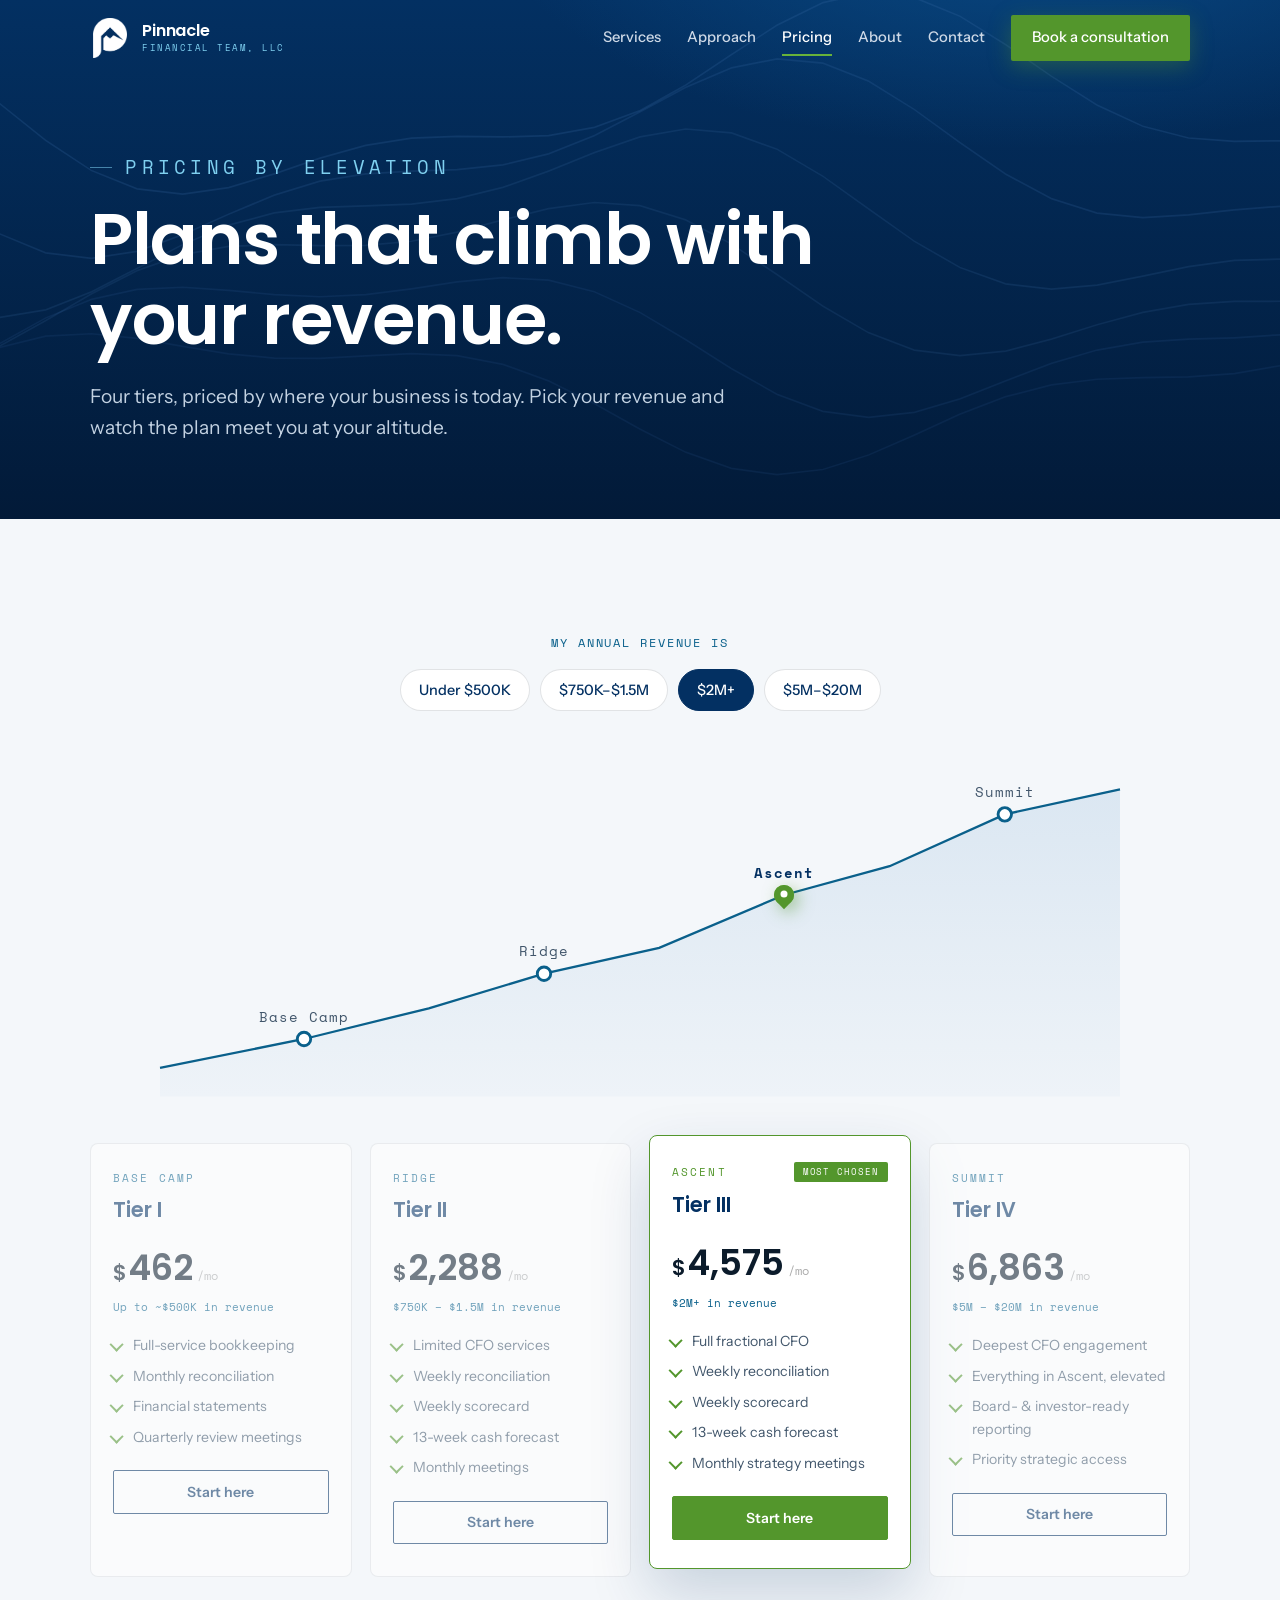
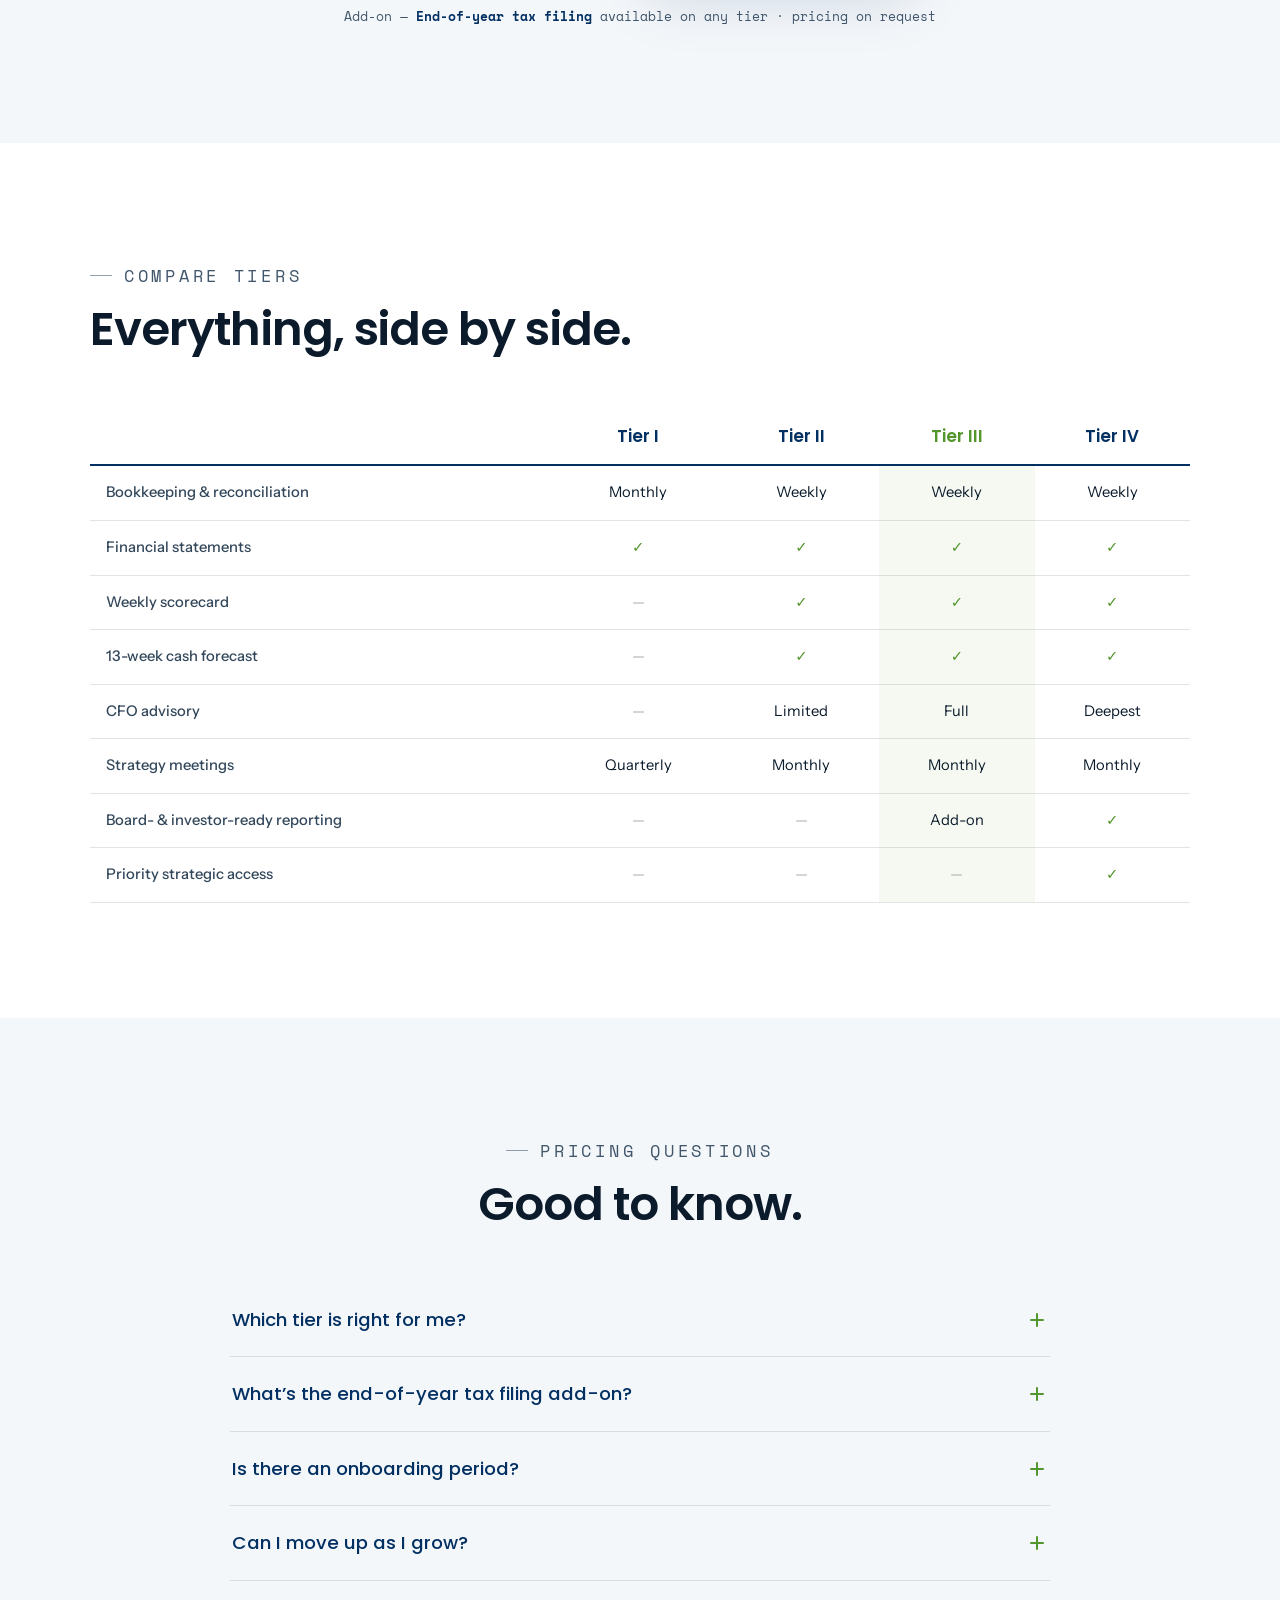
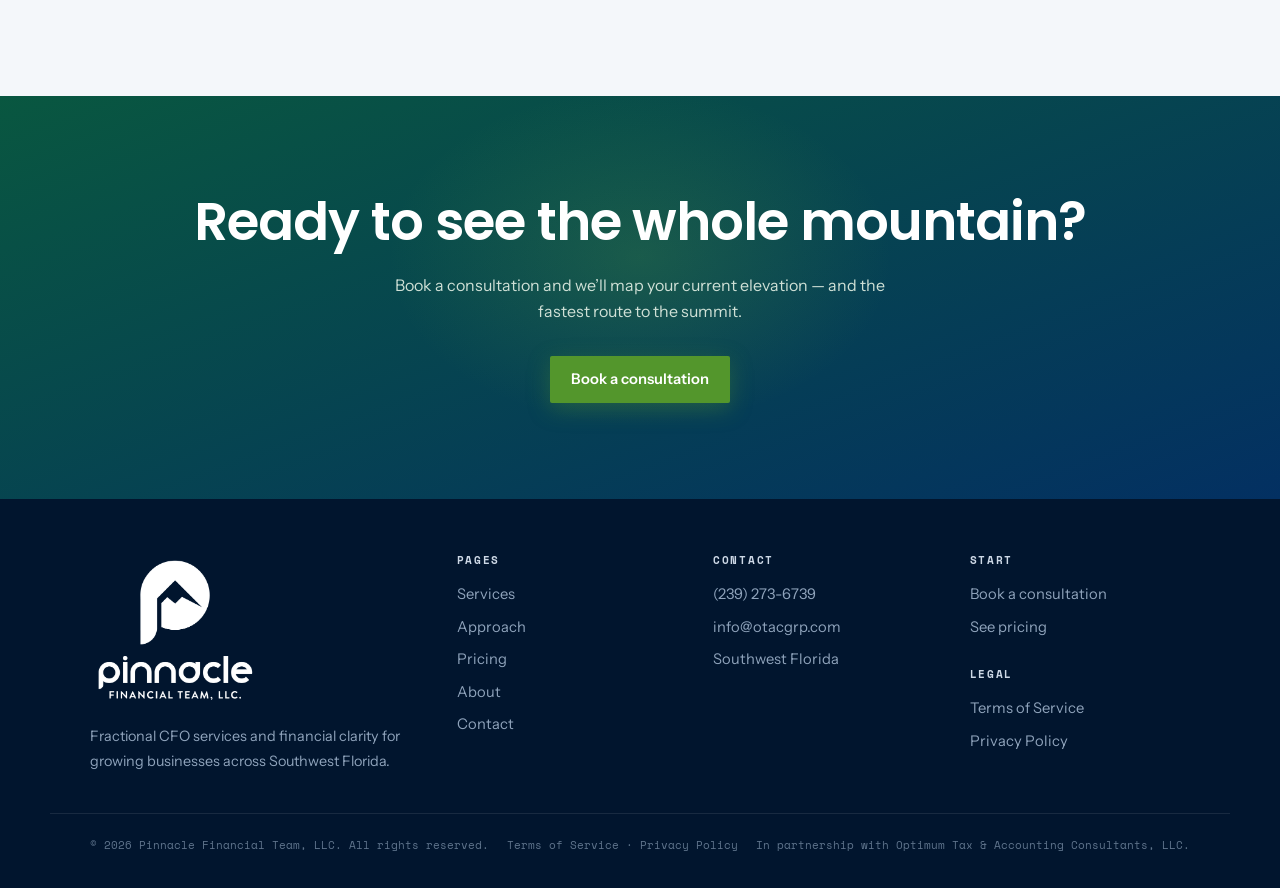
<file: pricing.html>
<!DOCTYPE html><html lang="en"><head>
<meta charset="utf-8"><meta name="viewport" content="width=device-width, initial-scale=1">
<title>Pricing — Pinnacle Financial Team, LLC</title><meta name="description" content="Four fractional-CFO tiers priced by revenue, from $500 to $7,500 per month.">
<link rel="preconnect" href="https://fonts.googleapis.com"><link rel="preconnect" href="https://fonts.gstatic.com" crossorigin>
<link href="https://fonts.googleapis.com/css2?family=Instrument+Sans:wght@400;500;600&family=Poppins:ital,wght@0,400;0,500;0,600;0,700;1,500&family=Space+Mono:wght@400;700&display=swap" rel="stylesheet">
<style>
:root{--navy:#033062;--navy-deep:#021a38;--steel:#0a608b;--pine:#095740;--ascent:#53962c;--ascent-bright:#68b23a;--fog:#aaaaaa;--paper:#f4f7fa;--ink:#0b1b2b;--line:rgba(11,27,43,.12);--maxw:1180px}
*{box-sizing:border-box;margin:0;padding:0}
html{scroll-behavior:smooth}
body{font-family:"Instrument Sans",system-ui,sans-serif;color:var(--ink);background:var(--paper);line-height:1.6;-webkit-font-smoothing:antialiased;overflow-x:hidden}
h1,h2,h3{font-family:"Poppins",system-ui,sans-serif;font-weight:600;line-height:1.14;letter-spacing:-.02em}
a{color:inherit;text-decoration:none} img{display:block;max-width:100%}
.wrap{max-width:var(--maxw);margin-inline:auto;padding-inline:clamp(20px,5vw,40px)}
.eyebrow{font-family:"Space Mono",monospace;font-size:.72rem;letter-spacing:.22em;text-transform:uppercase;color:var(--steel)}
/* nav */
.sr-only{position:absolute;width:1px;height:1px;padding:0;margin:-1px;overflow:hidden;clip:rect(0,0,0,0);white-space:nowrap;border:0}
.nav{position:fixed;inset:0 0 auto 0;z-index:60;transition:background .3s,border-color .3s,box-shadow .3s;border-bottom:1px solid transparent}
.nav.scrolled{background:rgba(255,255,255,.9);backdrop-filter:blur(14px) saturate(1.4);border-color:rgba(3,48,98,.10);box-shadow:0 6px 26px rgba(3,48,98,.07)}
.nav-in{display:flex;align-items:center;justify-content:space-between;height:76px;max-width:var(--maxw);margin-inline:auto;padding-inline:clamp(20px,5vw,40px)}
.brand{display:flex;align-items:center;gap:12px}
.brand-mark{position:relative;width:40px;height:40px;flex:none}
.brand-mark img{position:absolute;inset:0;width:100%;height:100%;object-fit:contain;transition:opacity .3s}
.brand-mark .on-light{opacity:0}
.nav.scrolled .brand-mark .on-dark{opacity:0}
.nav.scrolled .brand-mark .on-light{opacity:1}
.brand-txt{color:#fff;font-family:"Poppins",system-ui,sans-serif;font-size:1.02rem;font-weight:600;letter-spacing:-.01em;line-height:1.15;transition:color .3s}
.brand-txt b{font-weight:600}
.brand-txt small{display:block;font-family:"Space Mono",monospace;font-weight:400;font-size:.56rem;letter-spacing:.17em;text-transform:uppercase;color:#7fd0f0;transition:color .3s;margin-top:2px}
.nav.scrolled .brand-txt{color:var(--navy)}
.nav.scrolled .brand-txt small{color:var(--steel)}
.nav-links{display:flex;align-items:center;gap:26px}
.nav-links a{color:#cdd8e6;font-size:.92rem;font-weight:500;transition:color .2s;position:relative}
.nav-links a:hover{color:#fff}
.nav-links a.active{color:#fff}
.nav-links a.active::after{content:"";position:absolute;left:0;right:0;bottom:-6px;height:2px;background:var(--ascent-bright)}
.nav.scrolled .nav-links a{color:#41566b}
.nav.scrolled .nav-links a:hover{color:var(--navy)}
.nav.scrolled .nav-links a.active{color:var(--navy)}
.nav.scrolled .nav-links a.active::after{background:var(--ascent)}
.nav-links a.btn-green,.nav.scrolled .nav-links a.btn-green{color:#fff}
.nav.scrolled .nav-links a.btn-green{box-shadow:0 6px 18px rgba(83,150,44,.25)}
.btn{display:inline-flex;align-items:center;justify-content:center;gap:.5em;font-weight:600;font-size:.92rem;padding:.72em 1.35em;border-radius:2px;border:1px solid transparent;cursor:pointer;transition:transform .15s,background .2s,box-shadow .2s}
.btn-green{background:var(--ascent);color:#fff;box-shadow:0 6px 22px rgba(83,150,44,.35)} .btn-green:hover{background:var(--ascent-bright);transform:translateY(-1px)}
.btn-ghost{background:transparent;color:#fff;border-color:rgba(255,255,255,.35)} .btn-ghost:hover{border-color:#fff}
.btn-navy{background:var(--navy);color:#fff} .btn-navy:hover{background:var(--steel)}
.nav-toggle{display:none}
/* home hero */
.hero{position:relative;min-height:100svh;display:flex;flex-direction:column;justify-content:center;align-items:center;text-align:center;background:radial-gradient(1100px 560px at 50% -8%,#0a4b86 0%,rgba(10,75,134,0) 60%),linear-gradient(180deg,var(--navy) 0%,var(--navy-deep) 68%);color:#eaf1f8;overflow:hidden;padding-top:90px}
.hero-copy{position:relative;z-index:5;max-width:820px;padding-inline:24px}
.hero .eyebrow{color:#7fd0f0;opacity:0;animation:fade .8s .1s forwards}
.hero h1{font-size:clamp(3rem,8vw,6rem);color:#fff;margin:.28em 0 .34em}
.hero h1 .w{display:inline-block;overflow:hidden;vertical-align:top}
.hero h1 .w>span{display:inline-block;transform:translateY(110%);animation:rise .9s cubic-bezier(.2,.7,.2,1) forwards}
.hero h1 .w:nth-child(1)>span{animation-delay:.15s}.hero h1 .w:nth-child(2)>span{animation-delay:.28s}.hero h1 .w:nth-child(3)>span{animation-delay:.41s}
.hero h1 em{display:block;font-style:italic;color:var(--ascent-bright);opacity:0;animation:fade .9s .6s forwards}
.hero-sub{font-size:clamp(1.05rem,1.6vw,1.28rem);color:#c3d2e2;max-width:46ch;margin:0 auto 2em;opacity:0;animation:fade .9s .8s forwards}
.hero-cta{display:flex;gap:14px;justify-content:center;flex-wrap:wrap;opacity:0;animation:fade .9s 1s forwards}
.hero-mtn{position:absolute;left:0;right:0;bottom:0;width:100%;height:66%;z-index:1}
.hero-mtn .mtn{opacity:0;transform:translateY(40px);animation:mtnUp 1.2s cubic-bezier(.2,.7,.2,1) forwards}
.hero-mtn .back{animation-delay:.2s}.hero-mtn .mid{animation-delay:.35s}.hero-mtn .front{animation-delay:.5s}
.hero-mtn .crest{stroke-dasharray:5200;stroke-dashoffset:5200;animation:draw 2.4s .8s ease forwards}
.hero-mtn .contour{stroke-dasharray:5200;stroke-dashoffset:5200;animation:draw 2.6s ease forwards}
.hero-mtn .c1{animation-delay:1s}.hero-mtn .c2{animation-delay:1.2s}.hero-mtn .c3{animation-delay:1.4s}
.summit-chip{position:absolute;z-index:6;transform:translate(-50%,-140%);opacity:0;animation:fade .8s 1.9s forwards}
.summit-chip .flag{width:11px;height:11px;border-radius:50%;background:var(--ascent-bright);box-shadow:0 0 0 4px rgba(104,178,58,.25),0 0 14px rgba(104,178,58,.7);margin:0 auto 8px}
.summit-chip .rd{background:rgba(3,26,56,.72);border:1px solid rgba(127,208,240,.35);border-radius:100px;padding:6px 14px;font-family:"Space Mono",monospace;font-size:.66rem;letter-spacing:.12em;color:#cfe6f5;white-space:nowrap;backdrop-filter:blur(4px)}
.summit-chip .rd b{color:var(--ascent-bright)}
.scroll-cue{position:absolute;bottom:22px;left:50%;transform:translateX(-50%);z-index:6;font-family:"Space Mono",monospace;font-size:.6rem;letter-spacing:.2em;color:#7f95ae;opacity:0;animation:fade 1s 2.2s forwards}
.scroll-cue span{display:block;width:1px;height:26px;background:linear-gradient(#7f95ae,transparent);margin:8px auto 0;animation:cue 2s infinite}
@keyframes fade{to{opacity:1}}@keyframes rise{to{transform:translateY(0)}}@keyframes mtnUp{to{opacity:1;transform:translateY(0)}}@keyframes draw{to{stroke-dashoffset:0}}@keyframes cue{0%,100%{opacity:.3;transform:translateY(0)}50%{opacity:1;transform:translateY(4px)}}
/* page hero (subpages) */
.page-hero{position:relative;background:radial-gradient(900px 420px at 80% -20%,#0a4b86 0%,rgba(10,75,134,0) 60%),linear-gradient(180deg,var(--navy),var(--navy-deep));color:#eaf1f8;overflow:hidden;padding:150px 0 76px}
.ph-contours{position:absolute;inset:0;width:100%;height:100%;z-index:0}
.page-hero .wrap{position:relative;z-index:2}
.page-hero .eyebrow{color:#7fd0f0}
.page-hero h1{font-size:clamp(2.6rem,6vw,4.4rem);color:#fff;margin:.24em 0 .3em;max-width:16ch}
.page-hero p{color:#c3d2e2;font-size:clamp(1.05rem,1.5vw,1.24rem);max-width:52ch}
/* sections */
.section{padding-block:clamp(72px,9vw,120px)}
.light{background:var(--paper)}.white{background:#fff}
.dark{background:var(--navy);color:#eaf1f8}.dark .sec-head h2{color:#fff}.dark .sec-head p{color:#b6c6d8}.dark .eyebrow{color:#7fd0f0}
.sec-head{max-width:660px;margin-bottom:52px}.sec-head.center{margin-inline:auto;text-align:center}
.sec-head h2{font-size:clamp(2rem,4.2vw,2.9rem);margin:.3em 0 .4em}
.sec-head p{color:#41566b;font-size:1.06rem}
/* stats */
.stats{background:var(--navy-deep);border-block:1px solid rgba(255,255,255,.06)}
.stats-in{display:grid;grid-template-columns:repeat(4,1fr);gap:1px;background:rgba(255,255,255,.06)}
.stat{background:var(--navy-deep);padding:34px 26px;text-align:center}
.stat-v{display:block;font-family:"Poppins",sans-serif;font-weight:600;font-size:clamp(2.2rem,4vw,3rem);color:#fff}.stat-v span{color:var(--ascent-bright)}
.stat-l{font-family:"Space Mono",monospace;font-size:.68rem;letter-spacing:.12em;text-transform:uppercase;color:#7f95ae;margin-top:6px;display:block}
/* teasers (home) */
.teaser-grid{display:grid;grid-template-columns:repeat(3,1fr);gap:1px;background:var(--line);border:1px solid var(--line)}
.tz{background:var(--paper);padding:30px 26px;transition:background .25s}.tz:hover{background:#fff}
.tz .n{font-family:"Space Mono",monospace;font-size:.7rem;color:var(--ascent);letter-spacing:.12em}
.tz h3{font-size:1.3rem;color:var(--navy);margin:.4em 0 .3em}.tz p{color:#41566b;font-size:.95rem}
.more{display:inline-flex;align-items:center;gap:.5em;margin-top:34px;font-family:"Space Mono",monospace;font-size:.8rem;letter-spacing:.06em;color:var(--navy);text-transform:uppercase}
.more:hover{color:var(--ascent)} .more .arw{transition:transform .2s}.more:hover .arw{transform:translateX(4px)}
.center-more{text-align:center}
/* mini ascent (home) */
.mini-ascent{display:grid;grid-template-columns:repeat(4,1fr);gap:20px;position:relative;margin-top:20px}
.mini-ascent::before{content:"";position:absolute;left:6%;right:6%;top:9px;height:2px;background:linear-gradient(90deg,rgba(10,96,139,.3),rgba(83,150,44,.7))}
.mz{position:relative;padding-top:34px}.mz .dot{position:absolute;top:3px;left:0;width:13px;height:13px;border-radius:50%;background:var(--ascent);box-shadow:0 0 0 4px var(--paper)}
.mz .num{font-family:"Space Mono",monospace;font-size:.72rem;color:var(--steel)}.mz h4{font-family:"Poppins",sans-serif;font-weight:600;font-size:1.25rem;color:var(--navy);margin:.1em 0 .3em}.mz p{color:#41566b;font-size:.9rem}
/* services deep */
.svc-detail{display:grid;grid-template-columns:repeat(2,1fr);gap:26px}
.svc-card{background:#fff;border:1px solid var(--line);border-radius:8px;padding:32px 30px;transition:transform .25s,box-shadow .25s}
.svc-card:hover{transform:translateY(-4px);box-shadow:0 22px 50px rgba(3,48,98,.1)}
.svc-card .tag{font-family:"Space Mono",monospace;font-size:.68rem;letter-spacing:.14em;text-transform:uppercase;color:var(--ascent)}
.svc-card h3{font-size:1.5rem;color:var(--navy);margin:.4em 0 .4em}.svc-card>p{color:#41566b;margin-bottom:1.1em}
.svc-card ul{list-style:none;margin-bottom:1.1em}
.svc-card li{position:relative;padding-left:22px;font-size:.92rem;color:#33475b;margin-bottom:8px}
.svc-card li::before{content:"";position:absolute;left:0;top:.5em;width:8px;height:8px;border-left:2px solid var(--ascent);border-bottom:2px solid var(--ascent);transform:rotate(-45deg) translateY(-2px)}
.svc-best{font-family:"Space Mono",monospace;font-size:.72rem;letter-spacing:.03em;color:var(--steel);border-top:1px solid var(--line);padding-top:14px}
.svc-best b{color:var(--navy)}
/* deliver strip */
.deliver{display:grid;grid-template-columns:repeat(4,1fr);gap:22px}
.dl{border-top:2px solid var(--pine);padding-top:18px}.dl .k{font-family:"Space Mono",monospace;font-size:.66rem;letter-spacing:.12em;text-transform:uppercase;color:var(--pine)}
.dl h4{font-family:"Poppins",sans-serif;font-weight:600;font-size:1.15rem;color:var(--navy);margin:.3em 0 .3em}.dl p{color:#41566b;font-size:.9rem}
/* approach phases */
.phases{display:grid;gap:1px;background:rgba(255,255,255,.12);border:1px solid rgba(255,255,255,.12);border-radius:8px;overflow:hidden}
.phase{background:var(--navy);padding:34px 34px;display:grid;grid-template-columns:210px 1fr auto;gap:30px;align-items:start}
.phase .lead{display:flex;flex-direction:column;gap:6px}
.phase .num{font-family:"Space Mono",monospace;color:var(--ascent-bright);font-size:.8rem;letter-spacing:.1em}
.phase .alt{font-family:"Poppins",sans-serif;font-weight:500;font-size:1.7rem;color:#fff}
.phase h3{font-family:"Instrument Sans",sans-serif;font-weight:600;font-size:1.1rem;color:#dfe9f3;margin-bottom:.4em}
.phase p{color:#a9bccf;font-size:.96rem;max-width:52ch}
.phase ul{list-style:none;min-width:200px}
.phase li{font-family:"Space Mono",monospace;font-size:.72rem;color:#9fb4c9;padding:5px 0;border-bottom:1px dashed rgba(255,255,255,.12)}
/* 30-60-90 */
.timeline{display:grid;grid-template-columns:repeat(3,1fr);gap:24px}
.tl{background:#fff;border:1px solid var(--line);border-radius:8px;padding:30px 28px}
.tl .d{font-family:"Space Mono",monospace;font-size:.72rem;letter-spacing:.12em;color:var(--ascent)}
.tl h3{font-size:1.4rem;color:var(--navy);margin:.3em 0 .5em}.tl p{color:#41566b;font-size:.95rem}
/* cadence */
.cadence{display:grid;grid-template-columns:repeat(3,1fr);gap:24px}
.cad{border-left:3px solid var(--ascent);padding:6px 0 6px 22px}
.cad .k{font-family:"Space Mono",monospace;font-size:.7rem;letter-spacing:.13em;text-transform:uppercase;color:var(--steel)}
.cad h4{font-family:"Poppins",sans-serif;font-weight:600;font-size:1.3rem;color:var(--navy);margin:.2em 0 .4em}.cad p{color:#41566b;font-size:.94rem}
/* pricing interactive */
.rev-ask{text-align:center;font-family:"Space Mono",monospace;font-size:.74rem;letter-spacing:.16em;text-transform:uppercase;color:var(--steel);margin-bottom:16px}
.rev-btns{display:flex;justify-content:center;flex-wrap:wrap;gap:10px;margin-bottom:40px}
.rev-btn{font:inherit;font-size:.9rem;font-weight:500;padding:.6em 1.25em;border-radius:100px;border:1px solid var(--line);background:#fff;color:var(--navy);cursor:pointer;transition:.2s}
.rev-btn:hover{border-color:var(--steel)}.rev-btn.active{background:var(--navy);color:#fff;border-color:var(--navy)}
.price-mtn{position:relative;max-width:960px;margin:0 auto 46px}
.price-mtn svg{width:100%;height:auto;display:block;overflow:visible}
.pcrest{fill:none;stroke:#0a608b;stroke-width:2.4;stroke-dasharray:2200;stroke-dashoffset:2200;transition:stroke-dashoffset 1.8s ease}
.price-mtn.drawn .pcrest{stroke-dashoffset:0}
.pcamp-dot{fill:#fff;stroke:var(--steel);stroke-width:3;cursor:pointer;transition:.3s}
.pcamp.on .pcamp-dot{fill:var(--ascent);stroke:var(--ascent-bright);r:9}
.pcamp-lbl{font-family:"Space Mono",monospace;font-size:15px;fill:#41566b;letter-spacing:1px;transition:.3s}
.pcamp.on .pcamp-lbl{fill:var(--navy);font-weight:700}
.climber{position:absolute;width:20px;height:20px;transform:translate(-50%,-50%);transition:left .6s cubic-bezier(.34,1.2,.4,1),top .6s cubic-bezier(.34,1.2,.4,1);pointer-events:none;z-index:3}
.climber::before{content:"";position:absolute;inset:0;border-radius:50% 50% 50% 0;transform:rotate(-45deg);background:var(--ascent);box-shadow:0 6px 16px rgba(83,150,44,.5)}
.climber::after{content:"";position:absolute;width:7px;height:7px;background:#fff;border-radius:50%;left:50%;top:44%;transform:translate(-50%,-50%)}
.tiers{display:grid;grid-template-columns:repeat(4,1fr);gap:18px}
.tier{background:#fff;border:1px solid var(--line);border-radius:8px;padding:26px 22px 28px;position:relative;cursor:pointer;transition:transform .3s,box-shadow .3s,border-color .3s,opacity .3s}
.tier.dim{opacity:.55}.tier.focus{transform:translateY(-8px);box-shadow:0 26px 60px rgba(3,48,98,.18);border-color:var(--ascent);opacity:1}
.tier-top{display:flex;align-items:center;justify-content:space-between;margin-bottom:6px}
.tier-alt{font-family:"Space Mono",monospace;font-size:.66rem;letter-spacing:.2em;color:var(--steel)}.tier.focus .tier-alt{color:var(--ascent)}
.tier-ribbon{background:var(--ascent);color:#fff;font-family:"Space Mono",monospace;font-size:.56rem;letter-spacing:.1em;text-transform:uppercase;padding:3px 9px;border-radius:2px}
.tier-name{font-family:"Poppins",sans-serif;font-weight:600;font-size:1.3rem;color:var(--navy);display:block;margin-bottom:14px}
.tier-price{display:flex;align-items:baseline;gap:1px;margin-bottom:2px}
.tier-cur{font-family:"Poppins",sans-serif;font-weight:600;font-size:1.3rem;color:var(--ink)}.tier-amt{font-family:"Poppins",sans-serif;font-weight:600;font-size:2.2rem;color:var(--ink)}
.tier-per{font-family:"Space Mono",monospace;font-size:.78rem;color:var(--fog);margin-left:3px}
.tier-rev{font-family:"Space Mono",monospace;font-size:.7rem;color:var(--steel);margin-bottom:18px}
.tier-feats{list-style:none;margin-bottom:22px}
.tier-feats li{position:relative;padding-left:20px;font-size:.88rem;color:#41566b;margin-bottom:8px}
.tier-feats li::before{content:"";position:absolute;left:0;top:.5em;width:8px;height:8px;border-left:2px solid var(--ascent);border-bottom:2px solid var(--ascent);transform:rotate(-45deg) translateY(-2px)}
.tier-cta{display:block;text-align:center;font-weight:600;font-size:.88rem;padding:.68em;border:1px solid var(--navy);border-radius:2px;color:var(--navy);transition:.2s}
.tier-cta:hover{background:var(--navy);color:#fff}.tier.focus .tier-cta{background:var(--ascent);border-color:var(--ascent);color:#fff}
.addon{margin-top:30px;text-align:center;font-family:"Space Mono",monospace;font-size:.8rem;color:#41566b}.addon b{color:var(--navy)}
/* matrix */
.matrix-wrap{overflow-x:auto}
.matrix{width:100%;border-collapse:collapse;min-width:680px}
.matrix th,.matrix td{padding:15px 16px;text-align:center;border-bottom:1px solid var(--line);font-size:.92rem}
.matrix thead th{font-family:"Poppins",sans-serif;font-weight:600;font-size:1.05rem;color:var(--navy);border-bottom:2px solid var(--navy)}
.matrix thead th.rec{color:var(--ascent)}
.matrix tbody th{text-align:left;font-weight:500;color:#33475b;font-family:"Instrument Sans",sans-serif}
.matrix td.yes{color:var(--ascent);font-weight:700}.matrix td.no{color:var(--fog)}
.matrix .col-rec{background:rgba(83,150,44,.06)}
/* faq */
.faq{max-width:820px;margin-inline:auto}
.qa{border-bottom:1px solid var(--line)}
.qa button{width:100%;text-align:left;background:none;border:0;cursor:pointer;font:inherit;padding:22px 2px;display:flex;justify-content:space-between;align-items:center;gap:20px;color:var(--navy);font-family:"Poppins",sans-serif;font-weight:500;font-size:1.15rem}
.qa .ic{flex:none;width:22px;height:22px;position:relative}
.qa .ic::before,.qa .ic::after{content:"";position:absolute;background:var(--ascent);border-radius:2px;left:50%;top:50%;transition:transform .25s}
.qa .ic::before{width:14px;height:2px;transform:translate(-50%,-50%)}.qa .ic::after{width:2px;height:14px;transform:translate(-50%,-50%)}
.qa.open .ic::after{transform:translate(-50%,-50%) scaleY(0)}
.qa .ans{max-height:0;overflow:hidden;transition:max-height .3s ease}
.qa .ans p{color:#41566b;padding:0 2px 22px;font-size:.98rem}
.qa.open .ans{max-height:260px}
/* values / industries / serve */
.values-grid{display:grid;grid-template-columns:repeat(2,1fr);gap:30px}
.val{border-top:2px solid var(--pine);padding-top:20px}.val .n{font-family:"Space Mono",monospace;font-size:.72rem;color:var(--pine)}
.val h3{font-size:1.35rem;color:var(--navy);margin:.25em 0 .35em}.val p{color:#41566b;font-size:.98rem}
.serve-grid{display:grid;grid-template-columns:1.1fr 1fr;gap:56px;align-items:center}
.serve-copy h2{font-size:clamp(1.9rem,3.5vw,2.5rem);color:var(--navy);margin-bottom:.5em}.serve-copy p{color:#41566b;margin-bottom:1em}
.chips{display:flex;flex-wrap:wrap;gap:12px;list-style:none}
.chip{border:1px solid var(--line);background:#fff;border-radius:100px;padding:.6em 1.15em;font-size:.92rem;color:var(--navy)}
/* about story */
.story{display:grid;grid-template-columns:1fr 1fr;gap:56px;align-items:start}
.story .lede{font-family:"Poppins",sans-serif;font-weight:500;font-size:clamp(1.4rem,2.4vw,1.9rem);color:var(--navy);line-height:1.3}
.story p{color:#41566b;margin-bottom:1em}
.partner{background:linear-gradient(160deg,var(--navy),var(--navy-deep));color:#eaf1f8;border-radius:10px;padding:40px 38px}
.partner .eyebrow{color:var(--ascent-bright)}.partner h3{color:#fff;font-size:1.6rem;margin:.4em 0 .5em}.partner p{color:#b9c9db}
/* expect steps */
.expect{display:grid;grid-template-columns:repeat(4,1fr);gap:22px;position:relative}
.ex{padding-top:8px}.ex .num{font-family:"Space Mono",monospace;font-size:1.4rem;color:var(--ascent);display:block;margin-bottom:.3em}
.ex h4{font-family:"Poppins",sans-serif;font-weight:600;font-size:1.2rem;color:var(--navy);margin-bottom:.3em}.ex p{color:#41566b;font-size:.92rem}
/* contact */
.contact-in{display:grid;grid-template-columns:1fr 1fr;gap:56px}
.contact-copy .line{font-family:"Space Mono",monospace;font-size:.94rem;color:var(--navy);margin-bottom:.8em}.contact-copy .line span{color:var(--steel)}
.contact-copy p{color:#41566b;margin-bottom:1.2em;max-width:42ch}
.form{display:grid;gap:16px;background:#fff;border:1px solid var(--line);border-radius:10px;padding:32px}
.frow{display:grid;grid-template-columns:1fr 1fr;gap:16px}
.field label{display:block;font-family:"Space Mono",monospace;font-size:.66rem;letter-spacing:.13em;text-transform:uppercase;color:var(--steel);margin-bottom:7px}
.field input,.field textarea,.field select{width:100%;background:var(--paper);border:1px solid var(--line);border-radius:4px;padding:.75em .85em;color:var(--ink);font:inherit;font-size:.95rem;transition:border-color .2s}
.field input:focus,.field textarea:focus,.field select:focus{outline:none;border-color:var(--ascent)}
.field textarea{resize:vertical;min-height:110px}
/* cta band */
.cta{position:relative;background:linear-gradient(160deg,var(--pine),var(--navy));color:#fff;overflow:hidden;text-align:center}
.cta-in{position:relative;z-index:2;padding-block:clamp(60px,8vw,96px)}
.cta h2{font-size:clamp(2rem,4.5vw,3.3rem);color:#fff;margin-bottom:.4em}.cta p{color:#cfe0d6;max-width:46ch;margin:0 auto 2em}
/* footer */
.footer{background:#01152e;color:#8fa3bb;padding-block:52px 34px}
.footer-in{display:grid;grid-template-columns:1.5fr 1fr 1fr 1fr;gap:36px;align-items:start}
.footer img{width:170px;margin-bottom:16px}.footer .tag{max-width:32ch;font-size:.9rem;line-height:1.7}
.footer h4{color:#cdd8e6;font-family:"Space Mono",monospace;font-size:.7rem;letter-spacing:.15em;text-transform:uppercase;margin-bottom:14px}
.footer ul{list-style:none}.footer li{margin-bottom:9px;font-size:.92rem}.footer a:hover{color:#fff}
.footer-bar{border-top:1px solid rgba(255,255,255,.09);margin-top:40px;padding-top:22px;display:flex;justify-content:space-between;flex-wrap:wrap;gap:12px;font-family:"Space Mono",monospace;font-size:.7rem;color:#5f748c}
/* reveal */
.reveal{opacity:0;transform:translateY(24px);transition:opacity .7s ease var(--d,0ms),transform .7s ease var(--d,0ms)}
.reveal.in{opacity:1;transform:none}
/* responsive */
@media(max-width:940px){
 .nav-links{position:fixed;inset:76px 0 auto 0;flex-direction:column;align-items:flex-start;background:#fff;padding:24px;gap:18px;transform:translateY(-140%);transition:transform .3s;border-bottom:1px solid rgba(3,48,98,.10);box-shadow:0 18px 40px rgba(3,48,98,.12)}
 .nav-links a,.nav.scrolled .nav-links a{color:var(--navy)}
 .nav-links a.btn-green,.nav.scrolled .nav-links a.btn-green{color:#fff}
 .nav-links.open{transform:none}.nav-links a.active::after{display:none}
 .nav-toggle{display:inline-flex;flex-direction:column;gap:5px;background:none;border:0;cursor:pointer;padding:6px}
 .nav-toggle span{width:24px;height:2px;background:#fff;display:block;transition:background .3s}
 .nav.scrolled .nav-toggle span{background:var(--navy)}
 .teaser-grid,.svc-detail,.values-grid,.story,.contact-in{grid-template-columns:1fr}
 .mini-ascent,.deliver,.timeline,.cadence,.expect,.tiers,.serve-grid{grid-template-columns:1fr 1fr}
 .mini-ascent::before{display:none}
 .stats-in,.footer-in{grid-template-columns:1fr 1fr}
 .phase{grid-template-columns:1fr;gap:16px}.phase ul{min-width:0}
}
@media(max-width:560px){
 .tiers,.footer-in,.stats-in,.deliver,.timeline,.cadence,.expect,.serve-grid,.frow{grid-template-columns:1fr}
}
@media(prefers-reduced-motion:reduce){
 *{animation:none !important;transition:none !important}
 .reveal{opacity:1 !important;transform:none !important}
 .hero *{opacity:1 !important;transform:none !important}
 .hero-mtn .mtn,.hero-mtn .crest,.hero-mtn .contour,.pcrest{opacity:1 !important;transform:none !important;stroke-dashoffset:0 !important}
}

/* ================= v2 upgrade layer ================= */
:root{--lime:#8ede4d;--lime-dim:rgba(142,222,77,.55);--ascent-deep:#3f7a21}
html{scroll-behavior:smooth}
:focus-visible{outline:2px solid var(--ascent-bright);outline-offset:3px;border-radius:2px}

/* reveal rebuilt as an animation so hover transforms stay free afterwards */
.reveal{opacity:0;transform:translateY(24px);transition:none}
.reveal.in{opacity:1;transform:none;animation:revealIn .75s cubic-bezier(.2,.7,.2,1) var(--d,0ms) backwards}
@keyframes revealIn{from{opacity:0;transform:translateY(24px)}to{opacity:1;transform:none}}

/* small green labels on light backgrounds: deepen for legibility */
.tz .n,.svc-card .tag,.ex .num{color:var(--ascent-deep)}

/* nav scroll progress */
.nav-prog{position:absolute;left:0;right:0;bottom:-1px;height:2px;overflow:hidden;pointer-events:none}
.nav-prog i{display:block;height:100%;width:100%;transform:scaleX(0);transform-origin:left;background:linear-gradient(90deg,var(--steel),var(--ascent-bright));opacity:0;transition:opacity .3s}
.nav.scrolled .nav-prog i{opacity:1}

/* ============ dark sections: contrast repair ============ */
.dark .mz h4{color:#fff;transition:color .45s,text-shadow .45s}
.dark .mz p{color:#a9bed3;transition:color .45s}
.dark .mz .num{color:#7fd0f0;transition:color .45s}
.dark .mz{transition:transform .45s cubic-bezier(.2,.7,.2,1)}

/* ascent rail + travelling light */
.dark .mini-ascent::before{background:linear-gradient(90deg,rgba(127,208,240,.28),rgba(142,222,77,.6));height:1px;top:10px}
.dark .mini-ascent::after{content:"";position:absolute;left:6%;top:9px;width:84px;height:3px;border-radius:3px;background:linear-gradient(90deg,rgba(142,222,77,0),var(--lime),rgba(142,222,77,0));filter:blur(1px);animation:railTrail 8s linear infinite}
@keyframes railTrail{0%{margin-left:0;opacity:0}6%{opacity:.95}90%{opacity:.95}100%{margin-left:calc(88% - 84px);opacity:0}}

/* ascent dots: idle state, then highlighted one by one */
.dark .mz .dot{background:#0c355c;border:2px solid rgba(142,222,77,.4);box-shadow:none;transition:background .45s,border-color .45s,transform .45s,box-shadow .45s}
.dark .mz.active .dot{background:var(--lime);border-color:var(--lime);transform:scale(1.22);box-shadow:0 0 0 6px rgba(142,222,77,.13),0 0 26px 5px var(--lime-dim)}
.dark .mz.active .dot::after{content:"";position:absolute;inset:-7px;border-radius:50%;border:1px solid rgba(142,222,77,.65);animation:dotPing 1.9s ease-out infinite}
@keyframes dotPing{0%{transform:scale(.65);opacity:.85}100%{transform:scale(2.1);opacity:0}}
.dark .mz.active{transform:translateY(-4px)}
.dark .mz.active h4{color:var(--lime);text-shadow:0 0 22px rgba(142,222,77,.35)}
.dark .mz.active .num{color:#fff}
.dark .mz.active p{color:#dce8f4}

/* deliverables strip on navy: glass cards, bright rule */
.dark .deliver{gap:20px}
.dark .dl{position:relative;border-top:0;padding:24px 22px 26px;border-radius:8px;background:linear-gradient(180deg,rgba(255,255,255,.055),rgba(255,255,255,.015));border:1px solid rgba(255,255,255,.10);overflow:hidden;transition:transform .4s cubic-bezier(.2,.7,.2,1),border-color .4s,background .4s,box-shadow .4s}
.dark .dl::before{content:"";position:absolute;left:0;top:0;height:2px;width:100%;background:linear-gradient(90deg,var(--lime),rgba(142,222,77,.05));transform:scaleX(.4);transform-origin:left;transition:transform .55s cubic-bezier(.2,.7,.2,1)}
.dark .dl .k{color:var(--lime);text-shadow:0 0 18px rgba(142,222,77,.3)}
.dark .dl h4{color:#fff;font-size:1.2rem}
.dark .dl p{color:#aec3d7}
.dark .dl:hover{transform:translateY(-6px);border-color:rgba(142,222,77,.38);background:linear-gradient(180deg,rgba(142,222,77,.09),rgba(255,255,255,.02));box-shadow:0 26px 50px rgba(0,0,0,.28)}
.dark .dl:hover::before{transform:scaleX(1)}

/* ============ pricing by elevation (home) ============ */
.elev{position:relative;display:grid;grid-template-columns:repeat(4,1fr);gap:18px;align-items:end;margin-top:18px;padding-top:96px}
.elev-ridge{position:absolute;left:0;right:0;top:0;height:100%;width:100%;pointer-events:none}
.elev-ridge .ridge-line{fill:none;stroke:rgba(10,96,139,.32);stroke-width:2;stroke-linecap:round;stroke-dasharray:1800;stroke-dashoffset:1800;transition:stroke-dashoffset 2.4s cubic-bezier(.3,.7,.3,1) .15s}
.elev.in .elev-ridge .ridge-line{stroke-dashoffset:0}
.elev-card{position:relative;background:#fff;border:1px solid var(--line);border-radius:10px;padding:22px 22px 24px;margin-bottom:calc(var(--i,0) * 30px);box-shadow:0 12px 30px rgba(3,48,98,.055);transition:transform .45s cubic-bezier(.2,.7,.2,1),box-shadow .45s,border-color .45s}
.elev-top{display:flex;align-items:center;justify-content:space-between;gap:10px;margin-bottom:12px;min-height:20px}
.elev-idx{font-family:"Space Mono",monospace;font-size:.64rem;letter-spacing:.2em;color:var(--fog)}
.elev-ribbon{font-family:"Space Mono",monospace;font-size:.55rem;letter-spacing:.1em;text-transform:uppercase;background:var(--ascent);color:#fff;padding:3px 9px;border-radius:100px}
.elev-card h4{font-family:"Poppins",sans-serif;font-weight:600;font-size:1.22rem;color:var(--navy);line-height:1.2}
.elev-price{font-family:"Poppins",sans-serif;font-weight:600;font-size:1.9rem;color:var(--ink);line-height:1.1;margin:.28em 0 .18em;letter-spacing:-.02em}
.elev-price .cur{font-size:1.1rem;vertical-align:.42em;margin-right:1px}
.elev-price .per{font-family:"Space Mono",monospace;font-size:.72rem;color:#7c8a99;margin-left:3px;letter-spacing:0}
.elev-band{font-family:"Space Mono",monospace;font-size:.7rem;color:var(--steel);letter-spacing:.02em}
.elev-meter{margin-top:16px;height:4px;border-radius:4px;background:rgba(3,48,98,.09);overflow:hidden}
.elev-meter i{display:block;height:100%;width:0;border-radius:4px;background:linear-gradient(90deg,var(--steel),var(--ascent-bright));transition:width 1.5s cubic-bezier(.2,.7,.2,1) .45s}
.elev-card.in .elev-meter i{width:var(--w,50%)}
.elev-card.feat{border-color:rgba(83,150,44,.55);box-shadow:0 22px 54px rgba(83,150,44,.15)}
.elev-card.feat::before{content:"";position:absolute;inset:-1px;border-radius:11px;pointer-events:none;animation:featPulse 3s ease-in-out infinite}
@keyframes featPulse{0%,100%{box-shadow:0 0 0 0 rgba(83,150,44,.26)}55%{box-shadow:0 0 0 12px rgba(83,150,44,0)}}
.elev-card:hover{transform:translateY(-9px);box-shadow:0 34px 64px rgba(3,48,98,.15);border-color:rgba(83,150,44,.5)}
.elev-foot{text-align:center;margin-top:34px;font-family:"Space Mono",monospace;font-size:.74rem;letter-spacing:.05em;color:var(--steel)}
.elev-ridge .ridge-fill{fill:url(#ridgeFade);stroke:none;opacity:0;transition:opacity 1.2s ease .5s}
.elev.in .elev-ridge .ridge-fill{opacity:1}
.elev-ridge .ridge-line{stroke:rgba(10,96,139,.34)}

/* ============ premium polish ============ */
.tz{transition:background .3s,transform .35s cubic-bezier(.2,.7,.2,1),box-shadow .35s}
.svc-card,.val,.ex,.cad{transition:transform .4s cubic-bezier(.2,.7,.2,1),box-shadow .4s,border-color .4s}
.tz:hover{transform:translateY(-4px);box-shadow:0 22px 44px rgba(3,48,98,.10);z-index:2}
.svc-card:hover,.cad:hover{transform:translateY(-5px);box-shadow:0 26px 52px rgba(3,48,98,.10)}
.btn{position:relative;overflow:hidden}
.btn::after{content:"";position:absolute;top:0;left:-120%;width:60%;height:100%;background:linear-gradient(100deg,transparent,rgba(255,255,255,.28),transparent);transform:skewX(-18deg);transition:left .6s ease}
.btn:hover::after{left:140%}
.cta{position:relative}
.cta::after{content:"";position:absolute;left:50%;top:-20%;width:min(720px,90%);height:120%;transform:translateX(-50%);background:radial-gradient(closest-side,rgba(104,178,58,.20),transparent 70%);pointer-events:none}
.cta .wrap{position:relative;z-index:2}
.eyebrow{display:inline-flex;align-items:center;gap:.7em}
.eyebrow::before{content:"";width:22px;height:1px;background:currentColor;opacity:.55}
.sec-head.center .eyebrow{justify-content:center}

@media(max-width:940px){
 .elev{grid-template-columns:1fr 1fr;padding-top:40px}
 .elev-card{margin-bottom:0}
 .elev-ridge{display:none}
 .dark .mini-ascent::after{display:none}
}
@media(max-width:560px){
 .elev{grid-template-columns:1fr}
}
@media(prefers-reduced-motion:reduce){
 html{scroll-behavior:auto}
 .reveal.in{animation:none}
 .dark .mini-ascent::after,.dark .mz.active .dot::after,.elev-card.feat::before{display:none;animation:none}
 .elev-ridge .ridge-line{transition:none;stroke-dashoffset:0}
 .elev-ridge .ridge-fill{transition:none;opacity:1}
 .elev-meter i{transition:none}
 .btn::after{display:none}
}

/* ============ legal pages ============ */
.legal-wrap{display:grid;grid-template-columns:230px 1fr;gap:56px;align-items:start}
.legal-toc{position:sticky;top:104px}
.legal-toc h4{font-family:"Space Mono",monospace;font-size:.66rem;letter-spacing:.15em;text-transform:uppercase;color:var(--steel);margin-bottom:14px}
.legal-toc ul{list-style:none;border-left:1px solid var(--line)}
.legal-toc li{margin:0}
.legal-toc a{display:block;padding:7px 0 7px 14px;margin-left:-1px;border-left:2px solid transparent;font-size:.88rem;color:#41566b;transition:color .2s,border-color .2s}
.legal-toc a:hover{color:var(--navy);border-left-color:var(--ascent)}
.legal{max-width:760px}
.legal h2{font-size:clamp(1.35rem,2.4vw,1.7rem);color:var(--navy);margin:2.4em 0 .6em;scroll-margin-top:110px}
.legal h2:first-child{margin-top:0}
.legal h3{font-family:"Poppins",sans-serif;font-size:1.02rem;font-weight:600;color:var(--navy);margin:1.7em 0 .5em}
.legal p{color:#41566b;margin-bottom:1.05em;line-height:1.78}
.legal ul,.legal ol{list-style:none;margin:0 0 1.3em}
.legal li{position:relative;padding-left:22px;color:#41566b;margin-bottom:.55em;line-height:1.72}
.legal ul li::before{content:"";position:absolute;left:2px;top:.68em;width:6px;height:6px;border-radius:50%;background:var(--ascent)}
.legal ol{counter-reset:lg}
.legal ol li{padding-left:34px;margin-bottom:1.05em;counter-increment:lg}
.legal ol li::before{content:counter(lg,decimal-leading-zero);position:absolute;left:0;top:.15em;font-family:"Space Mono",monospace;font-size:.72rem;color:var(--ascent-deep);letter-spacing:.06em}
.legal ol li b{color:var(--navy)}
.legal a{color:var(--steel);text-decoration:underline;text-underline-offset:3px;text-decoration-thickness:1px}
.legal a:hover{color:var(--ascent-deep)}
.legal .callout{background:#fff;border:1px solid var(--line);border-left:3px solid var(--ascent);border-radius:8px;padding:24px 26px;margin:0 0 2.4em;box-shadow:0 12px 30px rgba(3,48,98,.05)}
.legal .callout .k{font-family:"Space Mono",monospace;font-size:.66rem;letter-spacing:.15em;text-transform:uppercase;color:var(--ascent-deep);display:block;margin-bottom:10px}
.legal .callout p:last-child{margin-bottom:0}
.legal .contact-card{background:var(--navy);color:#dfe9f3;border-radius:10px;padding:28px 30px;margin-top:2.4em}
.legal .contact-card h3{color:#fff;margin:0 0 14px}
.legal .contact-card p{color:#b6c6d8;margin-bottom:.5em}
.legal .contact-card a{color:var(--lime);text-decoration:none}
.legal .contact-card a:hover{color:#fff}
.legal .eff{font-family:"Space Mono",monospace;font-size:.72rem;letter-spacing:.12em;text-transform:uppercase;color:var(--steel);border-top:1px solid var(--line);padding-top:18px;margin-top:2.6em}
.footer-legal a{text-decoration:none}
.footer-legal a:hover{color:#fff}
@media(max-width:940px){
 .legal-wrap{grid-template-columns:1fr;gap:30px}
 .legal-toc{position:static;display:flex;flex-wrap:wrap;gap:8px}
 .legal-toc h4{width:100%;margin-bottom:4px}
 .legal-toc ul{display:flex;flex-wrap:wrap;gap:8px;border-left:0}
 .legal-toc a{border:1px solid var(--line);border-radius:100px;padding:6px 13px;margin:0;font-size:.8rem}
 .legal-toc a:hover{border-color:var(--ascent);border-left-color:var(--ascent)}
}
.footer h4.grp{margin-top:26px}
</style></head><body id="top">
<header class="nav" id="nav"><div class="nav-in">
  <a class="brand" href="index.html"><span class="brand-mark"><img class="on-dark" src="[data-uri]" alt=""><img class="on-light" src="[data-uri]" alt=""></span><span class="brand-txt"><b>Pinnacle</b><small>Financial Team, LLC</small></span><span class="sr-only">Pinnacle Financial Team, LLC</span></a>
  <button class="nav-toggle" aria-label="Menu" aria-expanded="false"><span></span><span></span><span></span></button>
  <nav class="nav-links" id="navlinks">
    <a href="services.html">Services</a>
    <a href="approach.html">Approach</a>
    <a href="pricing.html" class="active">Pricing</a>
    <a href="about.html">About</a>
    <a href="contact.html">Contact</a>
    <a class="btn btn-green" href="contact.html">Book a consultation</a>
  </nav></div></header>
<section class="page-hero"><svg class="ph-contours" viewBox="0 0 1600 300" preserveAspectRatio="none" xmlns="http://www.w3.org/2000/svg" aria-hidden="true"><path d="M 0.0 60.0 L 57.1 81.2 L 114.3 98.6 L 171.4 109.2 L 228.6 112.2 L 285.7 108.5 L 342.9 100.5 L 400.0 91.4 L 457.1 84.1 L 514.3 79.9 L 571.4 78.9 L 628.6 79.2 L 685.7 78.4 L 742.9 73.7 L 800.0 64.0 L 857.1 49.2 L 914.3 31.6 L 971.4 14.5 L 1028.6 1.5 L 1085.7 -4.2 L 1142.9 -1.4 L 1200.0 9.4 L 1257.1 25.8 L 1314.3 44.1 L 1371.4 60.8 L 1428.6 73.0 L 1485.7 79.8 L 1542.9 81.8 L 1600.0 81.4" fill="none" stroke="#3E6EA8" stroke-width="1" opacity="0.22"/><path d="M 0.0 135.3 L 57.1 146.2 L 114.3 149.4 L 171.4 145.3 L 228.6 135.7 L 285.7 123.9 L 342.9 112.8 L 400.0 104.8 L 457.1 100.5 L 514.3 99.0 L 571.4 98.1 L 628.6 95.4 L 685.7 89.0 L 742.9 78.4 L 800.0 64.7 L 857.1 50.5 L 914.3 39.3 L 971.4 34.0 L 1028.6 36.5 L 1085.7 46.9 L 1142.9 63.3 L 1200.0 82.5 L 1257.1 100.7 L 1314.3 114.9 L 1371.4 123.2 L 1428.6 125.8 L 1485.7 124.3 L 1542.9 121.3 L 1600.0 119.3" fill="none" stroke="#3E6EA8" stroke-width="1" opacity="0.20"/><path d="M 0.0 183.5 L 57.1 179.2 L 114.3 168.8 L 171.4 155.2 L 228.6 141.4 L 285.7 130.2 L 342.9 123.1 L 400.0 119.9 L 457.1 119.0 L 514.3 118.1 L 571.4 114.9 L 628.6 108.4 L 685.7 98.9 L 742.9 88.2 L 800.0 79.1 L 857.1 74.6 L 914.3 76.8 L 971.4 86.3 L 1028.6 101.9 L 1085.7 120.8 L 1142.9 139.5 L 1200.0 154.7 L 1257.1 164.2 L 1314.3 167.2 L 1371.4 164.9 L 1428.6 159.7 L 1485.7 154.2 L 1542.9 150.6 L 1600.0 149.8" fill="none" stroke="#3E6EA8" stroke-width="1" opacity="0.18"/><path d="M 0.0 200.0 L 57.1 185.4 L 114.3 169.9 L 171.4 156.5 L 228.6 147.2 L 285.7 142.5 L 342.9 141.5 L 400.0 142.1 L 457.1 141.9 L 514.3 139.5 L 571.4 134.2 L 628.6 127.2 L 685.7 120.6 L 742.9 117.1 L 800.0 118.9 L 857.1 127.1 L 914.3 141.1 L 971.4 158.8 L 1028.6 177.0 L 1085.7 192.4 L 1142.9 202.4 L 1200.0 205.7 L 1257.1 203.0 L 1314.3 196.1 L 1371.4 187.8 L 1428.6 180.6 L 1485.7 176.0 L 1542.9 174.3 L 1600.0 174.2" fill="none" stroke="#3E6EA8" stroke-width="1" opacity="0.16"/><path d="M 0.0 198.6 L 57.1 183.9 L 114.3 173.1 L 171.4 167.3 L 228.6 166.1 L 285.7 167.9 L 342.9 170.4 L 400.0 171.6 L 457.1 170.4 L 514.3 167.0 L 571.4 163.0 L 628.6 160.6 L 685.7 162.0 L 742.9 168.7 L 800.0 180.7 L 857.1 196.4 L 914.3 213.2 L 971.4 228.0 L 1028.6 237.9 L 1085.7 241.4 L 1142.9 238.5 L 1200.0 230.6 L 1257.1 220.2 L 1314.3 210.1 L 1371.4 202.4 L 1428.6 197.9 L 1485.7 196.1 L 1542.9 195.4 L 1600.0 193.6" fill="none" stroke="#3E6EA8" stroke-width="1" opacity="0.14"/><path d="M 0.0 200.9 L 57.1 194.4 L 114.3 193.0 L 171.4 195.7 L 228.6 200.3 L 285.7 204.6 L 342.9 207.1 L 400.0 207.2 L 457.1 205.8 L 514.3 204.5 L 571.4 205.6 L 628.6 210.7 L 685.7 220.2 L 742.9 233.4 L 800.0 248.1 L 857.1 261.5 L 914.3 270.9 L 971.4 274.4 L 1028.6 271.5 L 1085.7 263.1 L 1142.9 251.6 L 1200.0 239.5 L 1257.1 229.4 L 1314.3 222.6 L 1371.4 219.3 L 1428.6 218.3 L 1485.7 217.9 L 1542.9 216.0 L 1600.0 211.5" fill="none" stroke="#3E6EA8" stroke-width="1" opacity="0.12"/></svg><div class="wrap">
    <p class="eyebrow">Pricing by elevation</p><h1>Plans that climb with your revenue.</h1><p>Four tiers, priced by where your business is today. Pick your revenue and watch the plan meet you at your altitude.</p></div></section>
<section class="section light"><div class="wrap">
  <p class="rev-ask">My annual revenue is</p>
  <div class="rev-btns" id="revBtns"><button class="rev-btn" data-tier="0">Under $500K</button><button class="rev-btn" data-tier="1">$750K&ndash;$1.5M</button><button class="rev-btn active" data-tier="2">$2M+</button><button class="rev-btn" data-tier="3">$5M&ndash;$20M</button></div>
  <div class="price-mtn" id="priceMtn"><svg viewBox="0 0 1000 360" xmlns="http://www.w3.org/2000/svg" aria-hidden="true">
    <defs><linearGradient id="pfill" x1="0" y1="0" x2="0" y2="1"><stop offset="0" stop-color="#dbe7f2"/><stop offset="1" stop-color="#eef3f8"/></linearGradient></defs>
    <path d="M 0.0 330.0 L 150.0 300.0 L 280.0 268.0 L 400.0 232.0 L 520.0 205.0 L 650.0 150.0 L 760.0 120.0 L 880.0 66.0 L 1000.0 40.0 L 1000 360 L 0 360 Z" fill="url(#pfill)"/><path class="pcrest" d="M 0 330 L 150 300 L 280 268 L 400 232 L 520 205 L 650 150 L 760 120 L 880 66 L 1000 40"/><g class="pcamp" data-tier="0"><circle cx="150" cy="300" r="7" class="pcamp-dot"/><text x="150" y="282" class="pcamp-lbl" text-anchor="middle">Base Camp</text></g><g class="pcamp" data-tier="1"><circle cx="400" cy="232" r="7" class="pcamp-dot"/><text x="400" y="214" class="pcamp-lbl" text-anchor="middle">Ridge</text></g><g class="pcamp" data-tier="2"><circle cx="650" cy="150" r="7" class="pcamp-dot"/><text x="650" y="132" class="pcamp-lbl" text-anchor="middle">Ascent</text></g><g class="pcamp" data-tier="3"><circle cx="880" cy="66" r="7" class="pcamp-dot"/><text x="880" y="48" class="pcamp-lbl" text-anchor="middle">Summit</text></g></svg>
    <div class="climber" id="climber"></div></div>
  <div class="tiers" id="tiers"><article class="tier" data-tier="0"><div class="tier-top"><span class="tier-alt">BASE CAMP</span></div>
        <span class="tier-name">Tier I</span><div class="tier-price"><span class="tier-cur">$</span><span class="tier-amt" data-target="500">0</span><span class="tier-per">/mo</span></div>
        <p class="tier-rev">Up to ~$500K in revenue</p><ul class="tier-feats"><li>Full-service bookkeeping</li><li>Monthly reconciliation</li><li>Financial statements</li><li>Quarterly review meetings</li></ul><a class="tier-cta" href="contact.html">Start here</a></article><article class="tier" data-tier="1"><div class="tier-top"><span class="tier-alt">RIDGE</span></div>
        <span class="tier-name">Tier II</span><div class="tier-price"><span class="tier-cur">$</span><span class="tier-amt" data-target="2500">0</span><span class="tier-per">/mo</span></div>
        <p class="tier-rev">$750K &ndash; $1.5M in revenue</p><ul class="tier-feats"><li>Limited CFO services</li><li>Weekly reconciliation</li><li>Weekly scorecard</li><li>13-week cash forecast</li><li>Monthly meetings</li></ul><a class="tier-cta" href="contact.html">Start here</a></article><article class="tier tier--rec" data-tier="2"><div class="tier-top"><span class="tier-alt">ASCENT</span><span class="tier-ribbon">Most chosen</span></div>
        <span class="tier-name">Tier III</span><div class="tier-price"><span class="tier-cur">$</span><span class="tier-amt" data-target="5000">0</span><span class="tier-per">/mo</span></div>
        <p class="tier-rev">$2M+ in revenue</p><ul class="tier-feats"><li>Full fractional CFO</li><li>Weekly reconciliation</li><li>Weekly scorecard</li><li>13-week cash forecast</li><li>Monthly strategy meetings</li></ul><a class="tier-cta" href="contact.html">Start here</a></article><article class="tier" data-tier="3"><div class="tier-top"><span class="tier-alt">SUMMIT</span></div>
        <span class="tier-name">Tier IV</span><div class="tier-price"><span class="tier-cur">$</span><span class="tier-amt" data-target="7500">0</span><span class="tier-per">/mo</span></div>
        <p class="tier-rev">$5M &ndash; $20M in revenue</p><ul class="tier-feats"><li>Deepest CFO engagement</li><li>Everything in Ascent, elevated</li><li>Board- &amp; investor-ready reporting</li><li>Priority strategic access</li></ul><a class="tier-cta" href="contact.html">Start here</a></article></div>
  <p class="addon">Add-on &mdash; <b>End-of-year tax filing</b> available on any tier &middot; pricing on request</p>
</div></section>
<section class="section white"><div class="wrap">
  <div class="sec-head"><p class="eyebrow">Compare tiers</p><h2>Everything, side by side.</h2></div>
  <div class="matrix-wrap"><table class="matrix"><thead><tr><th></th><th class="">Tier I</th><th class="">Tier II</th><th class="rec">Tier III</th><th class="">Tier IV</th></tr></thead><tbody><tr><th scope="row">Bookkeeping &amp; reconciliation</th><td class="">Monthly</td><td class="">Weekly</td><td class="col-rec">Weekly</td><td class="">Weekly</td></tr><tr><th scope="row">Financial statements</th><td class="yes">✓</td><td class="yes">✓</td><td class="col-rec yes">✓</td><td class="yes">✓</td></tr><tr><th scope="row">Weekly scorecard</th><td class="no">—</td><td class="yes">✓</td><td class="col-rec yes">✓</td><td class="yes">✓</td></tr><tr><th scope="row">13-week cash forecast</th><td class="no">—</td><td class="yes">✓</td><td class="col-rec yes">✓</td><td class="yes">✓</td></tr><tr><th scope="row">CFO advisory</th><td class="no">—</td><td class="">Limited</td><td class="col-rec">Full</td><td class="">Deepest</td></tr><tr><th scope="row">Strategy meetings</th><td class="">Quarterly</td><td class="">Monthly</td><td class="col-rec">Monthly</td><td class="">Monthly</td></tr><tr><th scope="row">Board- &amp; investor-ready reporting</th><td class="no">—</td><td class="no">—</td><td class="col-rec">Add-on</td><td class="yes">✓</td></tr><tr><th scope="row">Priority strategic access</th><td class="no">—</td><td class="no">—</td><td class="col-rec no">—</td><td class="yes">✓</td></tr></tbody></table></div>
</div></section>
<section class="section light"><div class="wrap">
  <div class="sec-head center"><p class="eyebrow">Pricing questions</p><h2>Good to know.</h2></div>
  <div class="faq"><div class="qa"><button aria-expanded="false"><span>Which tier is right for me?</span><span class="ic"></span></button><div class="ans"><p>Tiers climb with revenue. Under ~$500K starts at Base Camp; $2M+ businesses usually land at Ascent, where a full fractional CFO joins the room. Not sure? Use the selector above or book a call and we&rsquo;ll map it.</p></div></div><div class="qa"><button aria-expanded="false"><span>What&rsquo;s the end-of-year tax filing add-on?</span><span class="ic"></span></button><div class="ans"><p>Any tier can add end-of-year tax filing on top of the monthly plan. Pricing depends on entity and complexity, so we quote it during onboarding.</p></div></div><div class="qa"><button aria-expanded="false"><span>Is there an onboarding period?</span><span class="ic"></span></button><div class="ans"><p>The first weeks focus on learning your business and cleaning up the books. Some engagements include a one-time startup fee for that ramp &mdash; we&rsquo;ll always tell you up front.</p></div></div><div class="qa"><button aria-expanded="false"><span>Can I move up as I grow?</span><span class="ic"></span></button><div class="ans"><p>Yes. Plans are designed to climb with your revenue &mdash; step up from Ridge to Ascent to Summit whenever the business is ready.</p></div></div></div>
</div></section>
<section class="cta"><div class="wrap cta-in"><h2>Ready to see the whole mountain?</h2>
    <p>Book a consultation and we&rsquo;ll map your current elevation &mdash; and the fastest route to the summit.</p>
    <a class="btn btn-green" href="contact.html">Book a consultation</a></div></section>
<footer class="footer"><div class="wrap footer-in">
  <div><img src="[data-uri]" alt="Pinnacle Financial Team, LLC"><p class="tag">Fractional CFO services and financial clarity for growing businesses across Southwest Florida.</p></div>
  <div><h4>Pages</h4><ul><li><a href="services.html">Services</a></li><li><a href="approach.html">Approach</a></li><li><a href="pricing.html">Pricing</a></li><li><a href="about.html">About</a></li><li><a href="contact.html">Contact</a></li></ul></div>
  <div><h4>Contact</h4><ul><li><a href="tel:+12392736739">(239) 273-6739</a></li><li><a href="mailto:info@otacgrp.com">info@otacgrp.com</a></li><li>Southwest Florida</li></ul></div>
  <div><h4>Start</h4><ul><li><a href="contact.html">Book a consultation</a></li><li><a href="pricing.html">See pricing</a></li></ul><h4 class="grp">Legal</h4><ul><li><a href="terms.html">Terms of Service</a></li><li><a href="privacy-policy.html">Privacy Policy</a></li></ul></div>
</div><div class="wrap footer-bar"><span>&copy; 2026 Pinnacle Financial Team, LLC. All rights reserved.</span><span class="footer-legal"><a href="terms.html">Terms of Service</a> &middot; <a href="privacy-policy.html">Privacy Policy</a></span><span>In partnership with Optimum Tax &amp; Accounting Consultants, LLC.</span></div></footer>
<script>
const reduce=matchMedia('(prefers-reduced-motion: reduce)').matches;
const nav=document.getElementById('nav');
addEventListener('scroll',()=>nav.classList.toggle('scrolled',scrollY>40),{passive:true});
if(scrollY>40)nav.classList.add('scrolled');
const tog=document.querySelector('.nav-toggle'),links=document.getElementById('navlinks');
tog.addEventListener('click',()=>{const o=links.classList.toggle('open');tog.setAttribute('aria-expanded',o)});
links.querySelectorAll('a').forEach(a=>a.addEventListener('click',()=>{links.classList.remove('open');tog.setAttribute('aria-expanded',false)}));
const io=new IntersectionObserver((es)=>es.forEach(e=>{if(e.isIntersecting){e.target.classList.add('in');io.unobserve(e.target)}}),{threshold:.14});
document.querySelectorAll('.reveal').forEach(el=>io.observe(el));
function countUp(el){const t=+el.dataset.target,dec=+(el.dataset.dec||0);
 if(reduce){el.textContent=t.toLocaleString(undefined,{minimumFractionDigits:dec,maximumFractionDigits:dec});return;}
 const dur=1200,st=performance.now();(function tick(now){let p=Math.min((now-st)/dur,1);p=1-Math.pow(1-p,3);
 el.textContent=(t*p).toLocaleString(undefined,{minimumFractionDigits:dec,maximumFractionDigits:dec});if(p<1)requestAnimationFrame(tick);})(st);}
const cio=new IntersectionObserver((es)=>es.forEach(e=>{if(e.isIntersecting){countUp(e.target);cio.unobserve(e.target)}}),{threshold:.6});
document.querySelectorAll('[data-target]').forEach(el=>cio.observe(el));
document.querySelectorAll('.qa button').forEach(b=>b.addEventListener('click',()=>b.parentElement.classList.toggle('open')));

const camps=[[150,300],[400,232],[650,150],[880,66]];const PW=1000,PH=360;
const climber=document.getElementById('climber');
const revBtns=[...document.querySelectorAll('.rev-btn')];
const pcamps=[...document.querySelectorAll('.pcamp')];
const tiers=[...document.querySelectorAll('.tier')];
const priceMtn=document.getElementById('priceMtn');
function setTier(i){revBtns.forEach((b,j)=>b.classList.toggle('active',j==i));
 pcamps.forEach((g,j)=>g.classList.toggle('on',j==i));
 tiers.forEach((t,j)=>{t.classList.toggle('focus',j==i);t.classList.toggle('dim',j!=i)});
 const [x,y]=camps[i];climber.style.left=(x/PW*100)+'%';climber.style.top=(y/PH*100)+'%';}
revBtns.forEach((b,i)=>b.addEventListener('click',()=>setTier(i)));
pcamps.forEach((g,i)=>g.addEventListener('click',()=>setTier(i)));
tiers.forEach((t,i)=>t.addEventListener('click',(e)=>{if(e.target.closest('.tier-cta'))return;setTier(i)}));
new IntersectionObserver((es,o)=>es.forEach(e=>{if(e.isIntersecting){priceMtn.classList.add('drawn');o.disconnect()}}),{threshold:.3}).observe(priceMtn);
setTier(2);

/* ================= v2 upgrade layer ================= */
(function(){
  var RM = matchMedia('(prefers-reduced-motion: reduce)').matches;

  /* nav scroll progress */
  var navEl = document.getElementById('nav');
  if(navEl){
    var bar = document.createElement('div');
    bar.className = 'nav-prog';
    bar.innerHTML = '<i></i>';
    navEl.appendChild(bar);
    var fill = bar.firstChild;
    var upd = function(){
      var h = document.documentElement.scrollHeight - innerHeight;
      fill.style.transform = 'scaleX(' + (h > 0 ? Math.min(scrollY / h, 1) : 0) + ')';
    };
    addEventListener('scroll', upd, {passive:true});
    addEventListener('resize', upd);
    upd();
  }

  /* the ascent: highlight each stage in sequence while it is on screen */
  document.querySelectorAll('.dark .mini-ascent').forEach(function(group){
    var zones = [].slice.call(group.querySelectorAll('.mz'));
    if(!zones.length) return;
    if(RM){ zones.forEach(function(z){ z.classList.add('active'); }); return; }
    var i = 0, timer = null;
    var setActive = function(n){
      zones.forEach(function(z){ z.classList.remove('active'); });
      i = n; zones[i].classList.add('active');
    };
    setActive(0);
    var start = function(){ if(!timer) timer = setInterval(function(){ setActive((i + 1) % zones.length); }, 2100); };
    var stop = function(){ clearInterval(timer); timer = null; };
    new IntersectionObserver(function(es){
      es.forEach(function(e){ e.isIntersecting ? start() : stop(); });
    }, {threshold:.2}).observe(group);
    zones.forEach(function(z, k){
      z.addEventListener('mouseenter', function(){ stop(); setActive(k); });
      z.addEventListener('mouseleave', start);
    });
  });

  /* elevation pricing: draw the ridge once it scrolls into view */
  document.querySelectorAll('.elev').forEach(function(el){
    new IntersectionObserver(function(es, o){
      es.forEach(function(e){ if(e.isIntersecting){ el.classList.add('in'); o.unobserve(el); } });
    }, {threshold:.2}).observe(el);
  });
})();
</script></body></html>
</file>
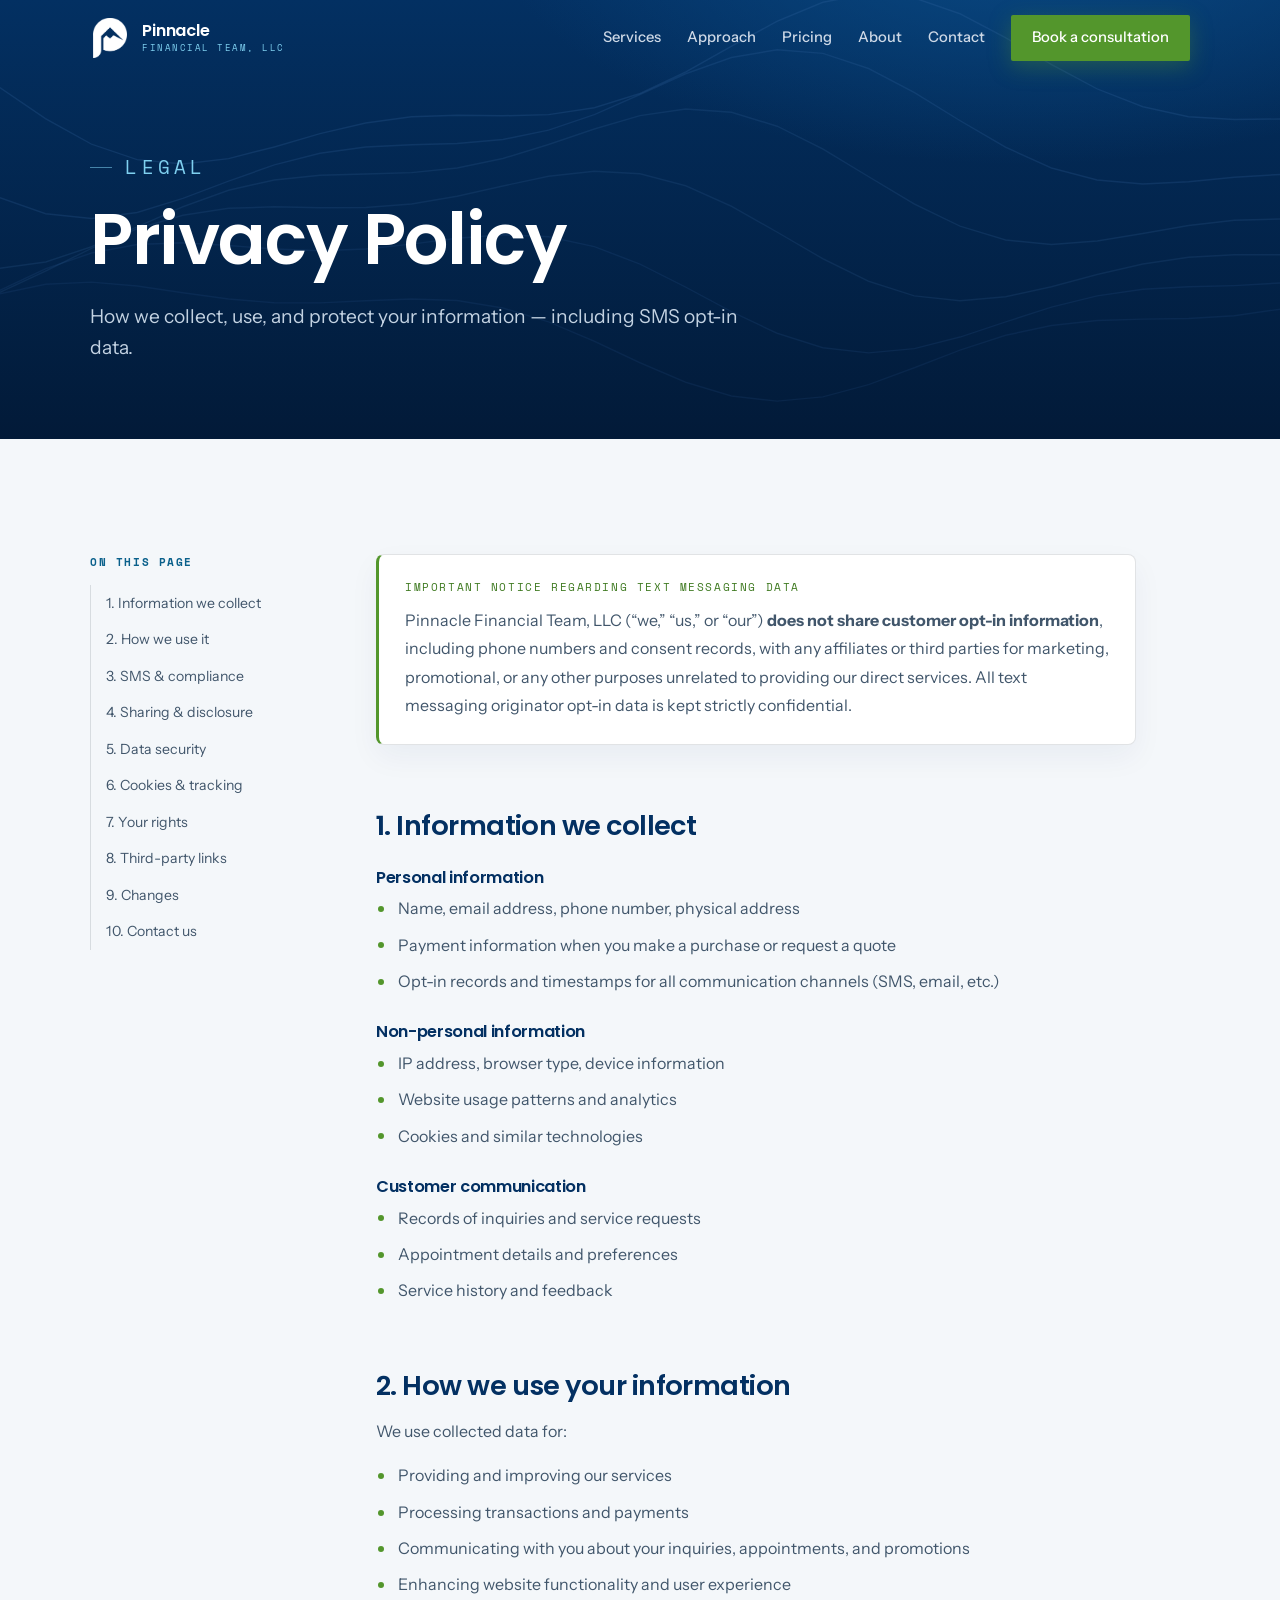
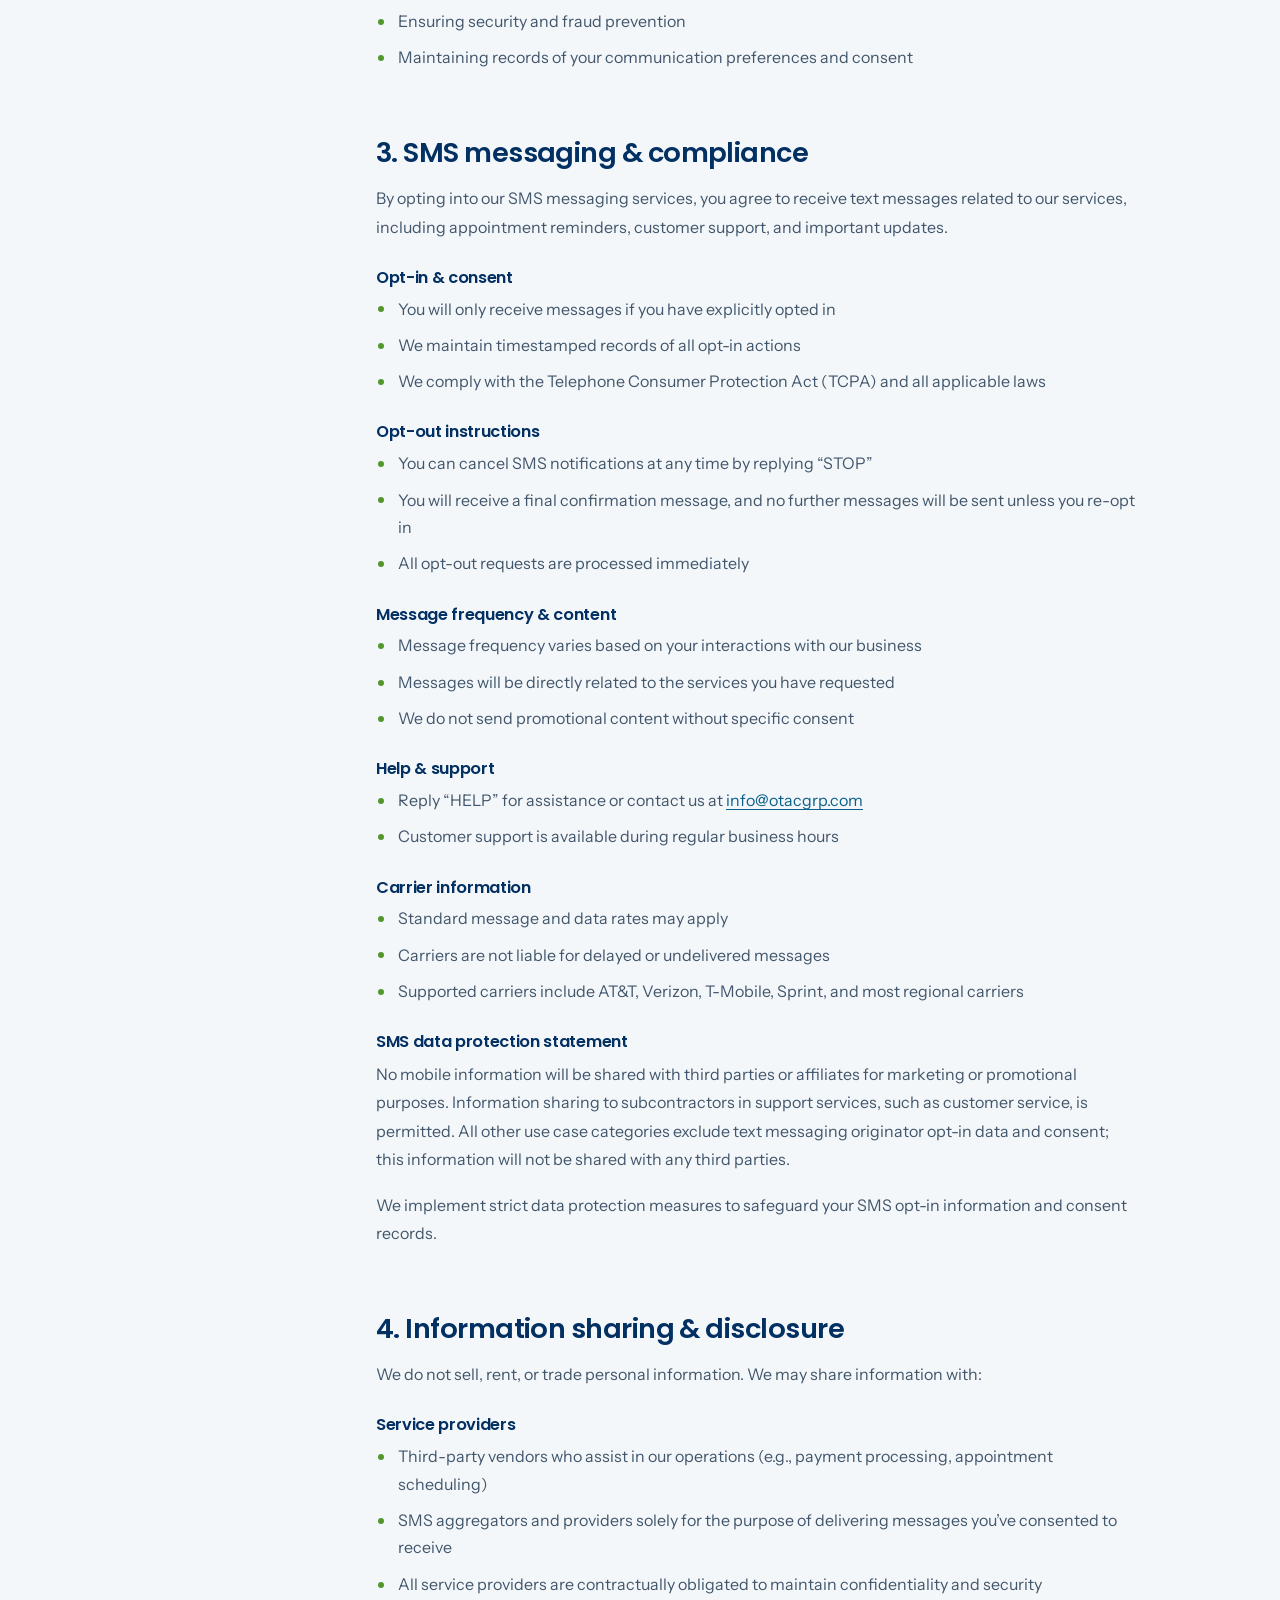
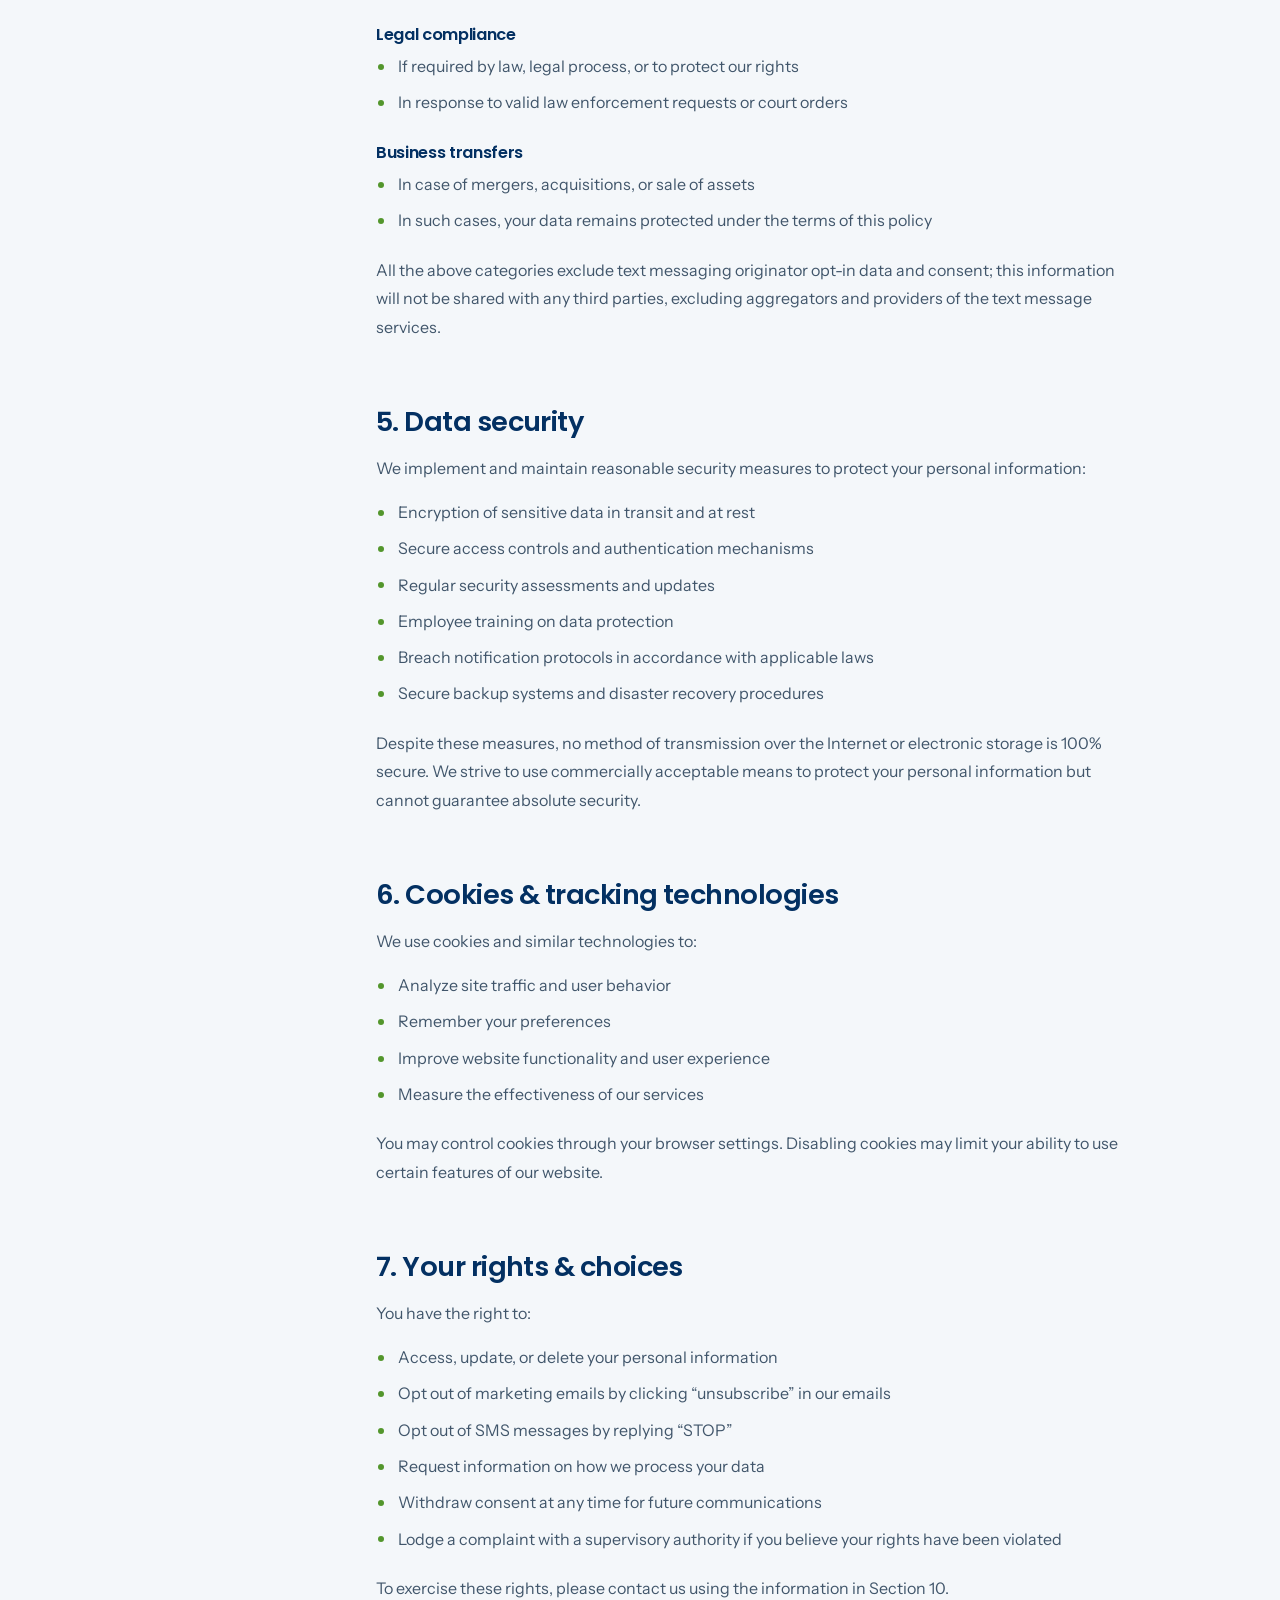
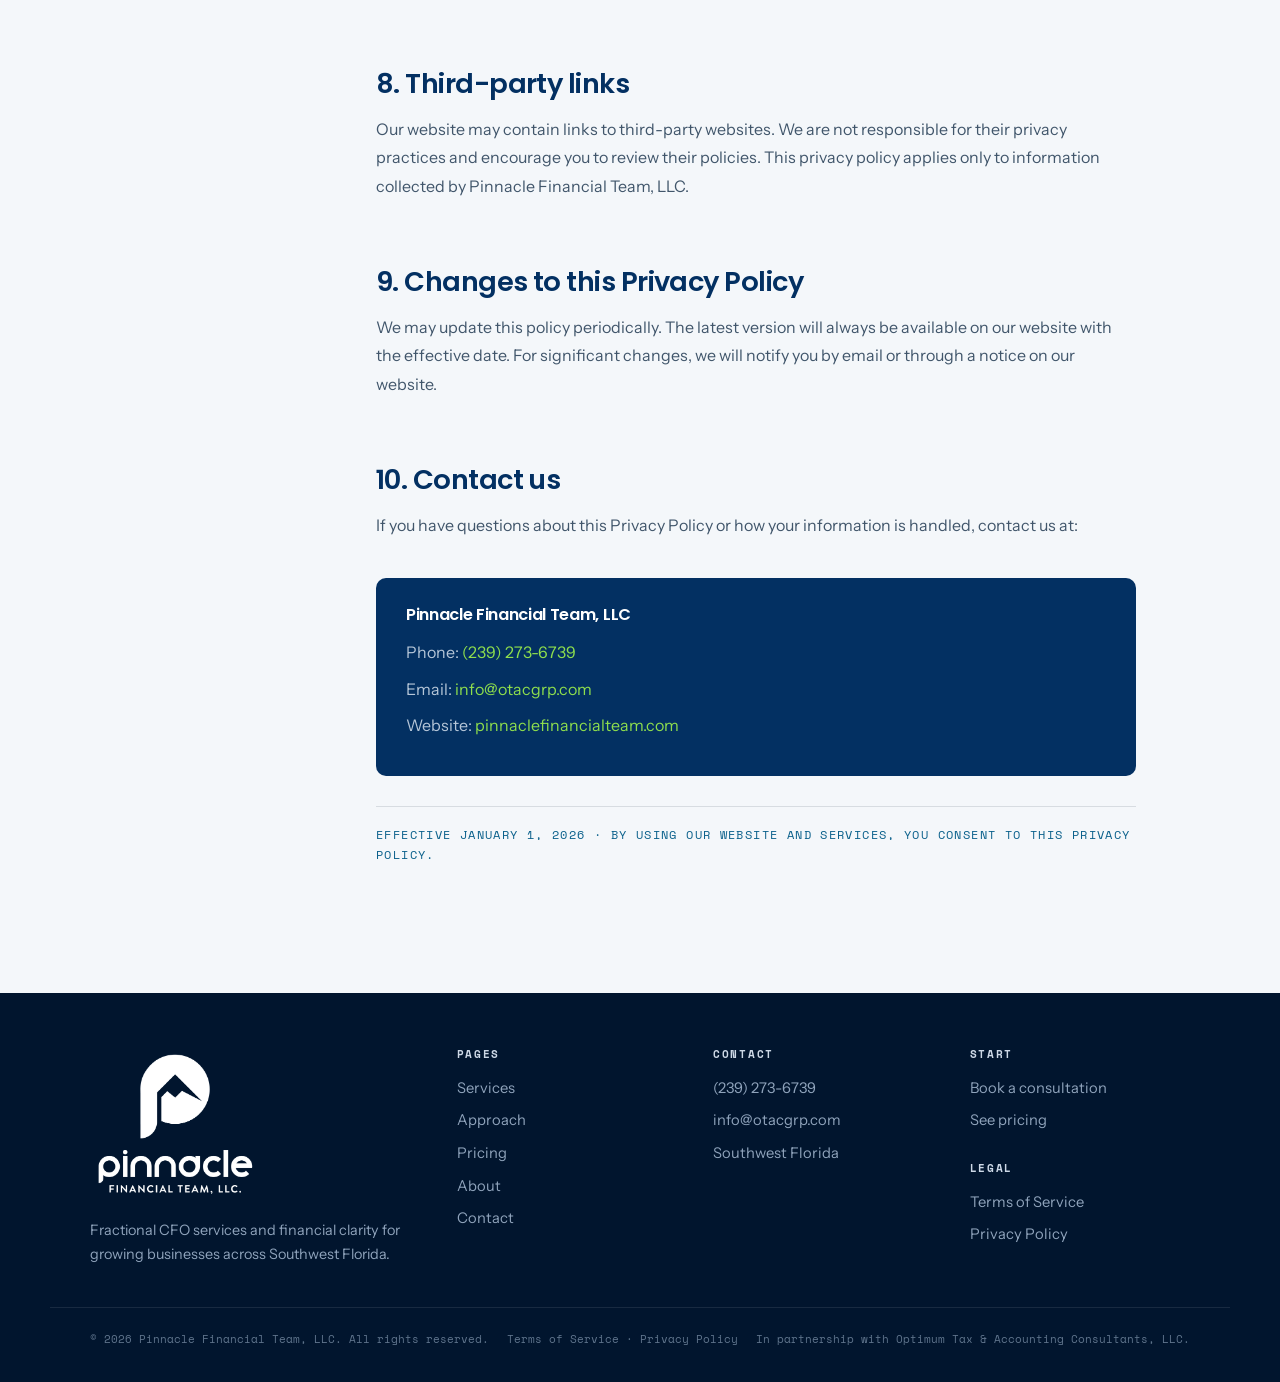
<file: privacy-policy.html>
<!DOCTYPE html><html lang="en"><head>
<meta charset="utf-8"><meta name="viewport" content="width=device-width, initial-scale=1">
<title>Privacy Policy — Pinnacle Financial Team, LLC</title><meta name="description" content="Privacy Policy and SMS data protection statement for Pinnacle Financial Team, LLC.">
<link rel="preconnect" href="https://fonts.googleapis.com"><link rel="preconnect" href="https://fonts.gstatic.com" crossorigin>
<link href="https://fonts.googleapis.com/css2?family=Instrument+Sans:wght@400;500;600&family=Poppins:ital,wght@0,400;0,500;0,600;0,700;1,500&family=Space+Mono:wght@400;700&display=swap" rel="stylesheet">
<style>
:root{--navy:#033062;--navy-deep:#021a38;--steel:#0a608b;--pine:#095740;--ascent:#53962c;--ascent-bright:#68b23a;--fog:#aaaaaa;--paper:#f4f7fa;--ink:#0b1b2b;--line:rgba(11,27,43,.12);--maxw:1180px}
*{box-sizing:border-box;margin:0;padding:0}
html{scroll-behavior:smooth}
body{font-family:"Instrument Sans",system-ui,sans-serif;color:var(--ink);background:var(--paper);line-height:1.6;-webkit-font-smoothing:antialiased;overflow-x:hidden}
h1,h2,h3{font-family:"Poppins",system-ui,sans-serif;font-weight:600;line-height:1.14;letter-spacing:-.02em}
a{color:inherit;text-decoration:none} img{display:block;max-width:100%}
.wrap{max-width:var(--maxw);margin-inline:auto;padding-inline:clamp(20px,5vw,40px)}
.eyebrow{font-family:"Space Mono",monospace;font-size:.72rem;letter-spacing:.22em;text-transform:uppercase;color:var(--steel)}
/* nav */
.sr-only{position:absolute;width:1px;height:1px;padding:0;margin:-1px;overflow:hidden;clip:rect(0,0,0,0);white-space:nowrap;border:0}
.nav{position:fixed;inset:0 0 auto 0;z-index:60;transition:background .3s,border-color .3s,box-shadow .3s;border-bottom:1px solid transparent}
.nav.scrolled{background:rgba(255,255,255,.9);backdrop-filter:blur(14px) saturate(1.4);border-color:rgba(3,48,98,.10);box-shadow:0 6px 26px rgba(3,48,98,.07)}
.nav-in{display:flex;align-items:center;justify-content:space-between;height:76px;max-width:var(--maxw);margin-inline:auto;padding-inline:clamp(20px,5vw,40px)}
.brand{display:flex;align-items:center;gap:12px}
.brand-mark{position:relative;width:40px;height:40px;flex:none}
.brand-mark img{position:absolute;inset:0;width:100%;height:100%;object-fit:contain;transition:opacity .3s}
.brand-mark .on-light{opacity:0}
.nav.scrolled .brand-mark .on-dark{opacity:0}
.nav.scrolled .brand-mark .on-light{opacity:1}
.brand-txt{color:#fff;font-family:"Poppins",system-ui,sans-serif;font-size:1.02rem;font-weight:600;letter-spacing:-.01em;line-height:1.15;transition:color .3s}
.brand-txt b{font-weight:600}
.brand-txt small{display:block;font-family:"Space Mono",monospace;font-weight:400;font-size:.56rem;letter-spacing:.17em;text-transform:uppercase;color:#7fd0f0;transition:color .3s;margin-top:2px}
.nav.scrolled .brand-txt{color:var(--navy)}
.nav.scrolled .brand-txt small{color:var(--steel)}
.nav-links{display:flex;align-items:center;gap:26px}
.nav-links a{color:#cdd8e6;font-size:.92rem;font-weight:500;transition:color .2s;position:relative}
.nav-links a:hover{color:#fff}
.nav-links a.active{color:#fff}
.nav-links a.active::after{content:"";position:absolute;left:0;right:0;bottom:-6px;height:2px;background:var(--ascent-bright)}
.nav.scrolled .nav-links a{color:#41566b}
.nav.scrolled .nav-links a:hover{color:var(--navy)}
.nav.scrolled .nav-links a.active{color:var(--navy)}
.nav.scrolled .nav-links a.active::after{background:var(--ascent)}
.nav-links a.btn-green,.nav.scrolled .nav-links a.btn-green{color:#fff}
.nav.scrolled .nav-links a.btn-green{box-shadow:0 6px 18px rgba(83,150,44,.25)}
.btn{display:inline-flex;align-items:center;justify-content:center;gap:.5em;font-weight:600;font-size:.92rem;padding:.72em 1.35em;border-radius:2px;border:1px solid transparent;cursor:pointer;transition:transform .15s,background .2s,box-shadow .2s}
.btn-green{background:var(--ascent);color:#fff;box-shadow:0 6px 22px rgba(83,150,44,.35)} .btn-green:hover{background:var(--ascent-bright);transform:translateY(-1px)}
.btn-ghost{background:transparent;color:#fff;border-color:rgba(255,255,255,.35)} .btn-ghost:hover{border-color:#fff}
.btn-navy{background:var(--navy);color:#fff} .btn-navy:hover{background:var(--steel)}
.nav-toggle{display:none}
/* home hero */
.hero{position:relative;min-height:100svh;display:flex;flex-direction:column;justify-content:center;align-items:center;text-align:center;background:radial-gradient(1100px 560px at 50% -8%,#0a4b86 0%,rgba(10,75,134,0) 60%),linear-gradient(180deg,var(--navy) 0%,var(--navy-deep) 68%);color:#eaf1f8;overflow:hidden;padding-top:90px}
.hero-copy{position:relative;z-index:5;max-width:820px;padding-inline:24px}
.hero .eyebrow{color:#7fd0f0;opacity:0;animation:fade .8s .1s forwards}
.hero h1{font-size:clamp(3rem,8vw,6rem);color:#fff;margin:.28em 0 .34em}
.hero h1 .w{display:inline-block;overflow:hidden;vertical-align:top}
.hero h1 .w>span{display:inline-block;transform:translateY(110%);animation:rise .9s cubic-bezier(.2,.7,.2,1) forwards}
.hero h1 .w:nth-child(1)>span{animation-delay:.15s}.hero h1 .w:nth-child(2)>span{animation-delay:.28s}.hero h1 .w:nth-child(3)>span{animation-delay:.41s}
.hero h1 em{display:block;font-style:italic;color:var(--ascent-bright);opacity:0;animation:fade .9s .6s forwards}
.hero-sub{font-size:clamp(1.05rem,1.6vw,1.28rem);color:#c3d2e2;max-width:46ch;margin:0 auto 2em;opacity:0;animation:fade .9s .8s forwards}
.hero-cta{display:flex;gap:14px;justify-content:center;flex-wrap:wrap;opacity:0;animation:fade .9s 1s forwards}
.hero-mtn{position:absolute;left:0;right:0;bottom:0;width:100%;height:66%;z-index:1}
.hero-mtn .mtn{opacity:0;transform:translateY(40px);animation:mtnUp 1.2s cubic-bezier(.2,.7,.2,1) forwards}
.hero-mtn .back{animation-delay:.2s}.hero-mtn .mid{animation-delay:.35s}.hero-mtn .front{animation-delay:.5s}
.hero-mtn .crest{stroke-dasharray:5200;stroke-dashoffset:5200;animation:draw 2.4s .8s ease forwards}
.hero-mtn .contour{stroke-dasharray:5200;stroke-dashoffset:5200;animation:draw 2.6s ease forwards}
.hero-mtn .c1{animation-delay:1s}.hero-mtn .c2{animation-delay:1.2s}.hero-mtn .c3{animation-delay:1.4s}
.summit-chip{position:absolute;z-index:6;transform:translate(-50%,-140%);opacity:0;animation:fade .8s 1.9s forwards}
.summit-chip .flag{width:11px;height:11px;border-radius:50%;background:var(--ascent-bright);box-shadow:0 0 0 4px rgba(104,178,58,.25),0 0 14px rgba(104,178,58,.7);margin:0 auto 8px}
.summit-chip .rd{background:rgba(3,26,56,.72);border:1px solid rgba(127,208,240,.35);border-radius:100px;padding:6px 14px;font-family:"Space Mono",monospace;font-size:.66rem;letter-spacing:.12em;color:#cfe6f5;white-space:nowrap;backdrop-filter:blur(4px)}
.summit-chip .rd b{color:var(--ascent-bright)}
.scroll-cue{position:absolute;bottom:22px;left:50%;transform:translateX(-50%);z-index:6;font-family:"Space Mono",monospace;font-size:.6rem;letter-spacing:.2em;color:#7f95ae;opacity:0;animation:fade 1s 2.2s forwards}
.scroll-cue span{display:block;width:1px;height:26px;background:linear-gradient(#7f95ae,transparent);margin:8px auto 0;animation:cue 2s infinite}
@keyframes fade{to{opacity:1}}@keyframes rise{to{transform:translateY(0)}}@keyframes mtnUp{to{opacity:1;transform:translateY(0)}}@keyframes draw{to{stroke-dashoffset:0}}@keyframes cue{0%,100%{opacity:.3;transform:translateY(0)}50%{opacity:1;transform:translateY(4px)}}
/* page hero (subpages) */
.page-hero{position:relative;background:radial-gradient(900px 420px at 80% -20%,#0a4b86 0%,rgba(10,75,134,0) 60%),linear-gradient(180deg,var(--navy),var(--navy-deep));color:#eaf1f8;overflow:hidden;padding:150px 0 76px}
.ph-contours{position:absolute;inset:0;width:100%;height:100%;z-index:0}
.page-hero .wrap{position:relative;z-index:2}
.page-hero .eyebrow{color:#7fd0f0}
.page-hero h1{font-size:clamp(2.6rem,6vw,4.4rem);color:#fff;margin:.24em 0 .3em;max-width:16ch}
.page-hero p{color:#c3d2e2;font-size:clamp(1.05rem,1.5vw,1.24rem);max-width:52ch}
/* sections */
.section{padding-block:clamp(72px,9vw,120px)}
.light{background:var(--paper)}.white{background:#fff}
.dark{background:var(--navy);color:#eaf1f8}.dark .sec-head h2{color:#fff}.dark .sec-head p{color:#b6c6d8}.dark .eyebrow{color:#7fd0f0}
.sec-head{max-width:660px;margin-bottom:52px}.sec-head.center{margin-inline:auto;text-align:center}
.sec-head h2{font-size:clamp(2rem,4.2vw,2.9rem);margin:.3em 0 .4em}
.sec-head p{color:#41566b;font-size:1.06rem}
/* stats */
.stats{background:var(--navy-deep);border-block:1px solid rgba(255,255,255,.06)}
.stats-in{display:grid;grid-template-columns:repeat(4,1fr);gap:1px;background:rgba(255,255,255,.06)}
.stat{background:var(--navy-deep);padding:34px 26px;text-align:center}
.stat-v{display:block;font-family:"Poppins",sans-serif;font-weight:600;font-size:clamp(2.2rem,4vw,3rem);color:#fff}.stat-v span{color:var(--ascent-bright)}
.stat-l{font-family:"Space Mono",monospace;font-size:.68rem;letter-spacing:.12em;text-transform:uppercase;color:#7f95ae;margin-top:6px;display:block}
/* teasers (home) */
.teaser-grid{display:grid;grid-template-columns:repeat(3,1fr);gap:1px;background:var(--line);border:1px solid var(--line)}
.tz{background:var(--paper);padding:30px 26px;transition:background .25s}.tz:hover{background:#fff}
.tz .n{font-family:"Space Mono",monospace;font-size:.7rem;color:var(--ascent);letter-spacing:.12em}
.tz h3{font-size:1.3rem;color:var(--navy);margin:.4em 0 .3em}.tz p{color:#41566b;font-size:.95rem}
.more{display:inline-flex;align-items:center;gap:.5em;margin-top:34px;font-family:"Space Mono",monospace;font-size:.8rem;letter-spacing:.06em;color:var(--navy);text-transform:uppercase}
.more:hover{color:var(--ascent)} .more .arw{transition:transform .2s}.more:hover .arw{transform:translateX(4px)}
.center-more{text-align:center}
/* mini ascent (home) */
.mini-ascent{display:grid;grid-template-columns:repeat(4,1fr);gap:20px;position:relative;margin-top:20px}
.mini-ascent::before{content:"";position:absolute;left:6%;right:6%;top:9px;height:2px;background:linear-gradient(90deg,rgba(10,96,139,.3),rgba(83,150,44,.7))}
.mz{position:relative;padding-top:34px}.mz .dot{position:absolute;top:3px;left:0;width:13px;height:13px;border-radius:50%;background:var(--ascent);box-shadow:0 0 0 4px var(--paper)}
.mz .num{font-family:"Space Mono",monospace;font-size:.72rem;color:var(--steel)}.mz h4{font-family:"Poppins",sans-serif;font-weight:600;font-size:1.25rem;color:var(--navy);margin:.1em 0 .3em}.mz p{color:#41566b;font-size:.9rem}
/* services deep */
.svc-detail{display:grid;grid-template-columns:repeat(2,1fr);gap:26px}
.svc-card{background:#fff;border:1px solid var(--line);border-radius:8px;padding:32px 30px;transition:transform .25s,box-shadow .25s}
.svc-card:hover{transform:translateY(-4px);box-shadow:0 22px 50px rgba(3,48,98,.1)}
.svc-card .tag{font-family:"Space Mono",monospace;font-size:.68rem;letter-spacing:.14em;text-transform:uppercase;color:var(--ascent)}
.svc-card h3{font-size:1.5rem;color:var(--navy);margin:.4em 0 .4em}.svc-card>p{color:#41566b;margin-bottom:1.1em}
.svc-card ul{list-style:none;margin-bottom:1.1em}
.svc-card li{position:relative;padding-left:22px;font-size:.92rem;color:#33475b;margin-bottom:8px}
.svc-card li::before{content:"";position:absolute;left:0;top:.5em;width:8px;height:8px;border-left:2px solid var(--ascent);border-bottom:2px solid var(--ascent);transform:rotate(-45deg) translateY(-2px)}
.svc-best{font-family:"Space Mono",monospace;font-size:.72rem;letter-spacing:.03em;color:var(--steel);border-top:1px solid var(--line);padding-top:14px}
.svc-best b{color:var(--navy)}
/* deliver strip */
.deliver{display:grid;grid-template-columns:repeat(4,1fr);gap:22px}
.dl{border-top:2px solid var(--pine);padding-top:18px}.dl .k{font-family:"Space Mono",monospace;font-size:.66rem;letter-spacing:.12em;text-transform:uppercase;color:var(--pine)}
.dl h4{font-family:"Poppins",sans-serif;font-weight:600;font-size:1.15rem;color:var(--navy);margin:.3em 0 .3em}.dl p{color:#41566b;font-size:.9rem}
/* approach phases */
.phases{display:grid;gap:1px;background:rgba(255,255,255,.12);border:1px solid rgba(255,255,255,.12);border-radius:8px;overflow:hidden}
.phase{background:var(--navy);padding:34px 34px;display:grid;grid-template-columns:210px 1fr auto;gap:30px;align-items:start}
.phase .lead{display:flex;flex-direction:column;gap:6px}
.phase .num{font-family:"Space Mono",monospace;color:var(--ascent-bright);font-size:.8rem;letter-spacing:.1em}
.phase .alt{font-family:"Poppins",sans-serif;font-weight:500;font-size:1.7rem;color:#fff}
.phase h3{font-family:"Instrument Sans",sans-serif;font-weight:600;font-size:1.1rem;color:#dfe9f3;margin-bottom:.4em}
.phase p{color:#a9bccf;font-size:.96rem;max-width:52ch}
.phase ul{list-style:none;min-width:200px}
.phase li{font-family:"Space Mono",monospace;font-size:.72rem;color:#9fb4c9;padding:5px 0;border-bottom:1px dashed rgba(255,255,255,.12)}
/* 30-60-90 */
.timeline{display:grid;grid-template-columns:repeat(3,1fr);gap:24px}
.tl{background:#fff;border:1px solid var(--line);border-radius:8px;padding:30px 28px}
.tl .d{font-family:"Space Mono",monospace;font-size:.72rem;letter-spacing:.12em;color:var(--ascent)}
.tl h3{font-size:1.4rem;color:var(--navy);margin:.3em 0 .5em}.tl p{color:#41566b;font-size:.95rem}
/* cadence */
.cadence{display:grid;grid-template-columns:repeat(3,1fr);gap:24px}
.cad{border-left:3px solid var(--ascent);padding:6px 0 6px 22px}
.cad .k{font-family:"Space Mono",monospace;font-size:.7rem;letter-spacing:.13em;text-transform:uppercase;color:var(--steel)}
.cad h4{font-family:"Poppins",sans-serif;font-weight:600;font-size:1.3rem;color:var(--navy);margin:.2em 0 .4em}.cad p{color:#41566b;font-size:.94rem}
/* pricing interactive */
.rev-ask{text-align:center;font-family:"Space Mono",monospace;font-size:.74rem;letter-spacing:.16em;text-transform:uppercase;color:var(--steel);margin-bottom:16px}
.rev-btns{display:flex;justify-content:center;flex-wrap:wrap;gap:10px;margin-bottom:40px}
.rev-btn{font:inherit;font-size:.9rem;font-weight:500;padding:.6em 1.25em;border-radius:100px;border:1px solid var(--line);background:#fff;color:var(--navy);cursor:pointer;transition:.2s}
.rev-btn:hover{border-color:var(--steel)}.rev-btn.active{background:var(--navy);color:#fff;border-color:var(--navy)}
.price-mtn{position:relative;max-width:960px;margin:0 auto 46px}
.price-mtn svg{width:100%;height:auto;display:block;overflow:visible}
.pcrest{fill:none;stroke:#0a608b;stroke-width:2.4;stroke-dasharray:2200;stroke-dashoffset:2200;transition:stroke-dashoffset 1.8s ease}
.price-mtn.drawn .pcrest{stroke-dashoffset:0}
.pcamp-dot{fill:#fff;stroke:var(--steel);stroke-width:3;cursor:pointer;transition:.3s}
.pcamp.on .pcamp-dot{fill:var(--ascent);stroke:var(--ascent-bright);r:9}
.pcamp-lbl{font-family:"Space Mono",monospace;font-size:15px;fill:#41566b;letter-spacing:1px;transition:.3s}
.pcamp.on .pcamp-lbl{fill:var(--navy);font-weight:700}
.climber{position:absolute;width:20px;height:20px;transform:translate(-50%,-50%);transition:left .6s cubic-bezier(.34,1.2,.4,1),top .6s cubic-bezier(.34,1.2,.4,1);pointer-events:none;z-index:3}
.climber::before{content:"";position:absolute;inset:0;border-radius:50% 50% 50% 0;transform:rotate(-45deg);background:var(--ascent);box-shadow:0 6px 16px rgba(83,150,44,.5)}
.climber::after{content:"";position:absolute;width:7px;height:7px;background:#fff;border-radius:50%;left:50%;top:44%;transform:translate(-50%,-50%)}
.tiers{display:grid;grid-template-columns:repeat(4,1fr);gap:18px}
.tier{background:#fff;border:1px solid var(--line);border-radius:8px;padding:26px 22px 28px;position:relative;cursor:pointer;transition:transform .3s,box-shadow .3s,border-color .3s,opacity .3s}
.tier.dim{opacity:.55}.tier.focus{transform:translateY(-8px);box-shadow:0 26px 60px rgba(3,48,98,.18);border-color:var(--ascent);opacity:1}
.tier-top{display:flex;align-items:center;justify-content:space-between;margin-bottom:6px}
.tier-alt{font-family:"Space Mono",monospace;font-size:.66rem;letter-spacing:.2em;color:var(--steel)}.tier.focus .tier-alt{color:var(--ascent)}
.tier-ribbon{background:var(--ascent);color:#fff;font-family:"Space Mono",monospace;font-size:.56rem;letter-spacing:.1em;text-transform:uppercase;padding:3px 9px;border-radius:2px}
.tier-name{font-family:"Poppins",sans-serif;font-weight:600;font-size:1.3rem;color:var(--navy);display:block;margin-bottom:14px}
.tier-price{display:flex;align-items:baseline;gap:1px;margin-bottom:2px}
.tier-cur{font-family:"Poppins",sans-serif;font-weight:600;font-size:1.3rem;color:var(--ink)}.tier-amt{font-family:"Poppins",sans-serif;font-weight:600;font-size:2.2rem;color:var(--ink)}
.tier-per{font-family:"Space Mono",monospace;font-size:.78rem;color:var(--fog);margin-left:3px}
.tier-rev{font-family:"Space Mono",monospace;font-size:.7rem;color:var(--steel);margin-bottom:18px}
.tier-feats{list-style:none;margin-bottom:22px}
.tier-feats li{position:relative;padding-left:20px;font-size:.88rem;color:#41566b;margin-bottom:8px}
.tier-feats li::before{content:"";position:absolute;left:0;top:.5em;width:8px;height:8px;border-left:2px solid var(--ascent);border-bottom:2px solid var(--ascent);transform:rotate(-45deg) translateY(-2px)}
.tier-cta{display:block;text-align:center;font-weight:600;font-size:.88rem;padding:.68em;border:1px solid var(--navy);border-radius:2px;color:var(--navy);transition:.2s}
.tier-cta:hover{background:var(--navy);color:#fff}.tier.focus .tier-cta{background:var(--ascent);border-color:var(--ascent);color:#fff}
.addon{margin-top:30px;text-align:center;font-family:"Space Mono",monospace;font-size:.8rem;color:#41566b}.addon b{color:var(--navy)}
/* matrix */
.matrix-wrap{overflow-x:auto}
.matrix{width:100%;border-collapse:collapse;min-width:680px}
.matrix th,.matrix td{padding:15px 16px;text-align:center;border-bottom:1px solid var(--line);font-size:.92rem}
.matrix thead th{font-family:"Poppins",sans-serif;font-weight:600;font-size:1.05rem;color:var(--navy);border-bottom:2px solid var(--navy)}
.matrix thead th.rec{color:var(--ascent)}
.matrix tbody th{text-align:left;font-weight:500;color:#33475b;font-family:"Instrument Sans",sans-serif}
.matrix td.yes{color:var(--ascent);font-weight:700}.matrix td.no{color:var(--fog)}
.matrix .col-rec{background:rgba(83,150,44,.06)}
/* faq */
.faq{max-width:820px;margin-inline:auto}
.qa{border-bottom:1px solid var(--line)}
.qa button{width:100%;text-align:left;background:none;border:0;cursor:pointer;font:inherit;padding:22px 2px;display:flex;justify-content:space-between;align-items:center;gap:20px;color:var(--navy);font-family:"Poppins",sans-serif;font-weight:500;font-size:1.15rem}
.qa .ic{flex:none;width:22px;height:22px;position:relative}
.qa .ic::before,.qa .ic::after{content:"";position:absolute;background:var(--ascent);border-radius:2px;left:50%;top:50%;transition:transform .25s}
.qa .ic::before{width:14px;height:2px;transform:translate(-50%,-50%)}.qa .ic::after{width:2px;height:14px;transform:translate(-50%,-50%)}
.qa.open .ic::after{transform:translate(-50%,-50%) scaleY(0)}
.qa .ans{max-height:0;overflow:hidden;transition:max-height .3s ease}
.qa .ans p{color:#41566b;padding:0 2px 22px;font-size:.98rem}
.qa.open .ans{max-height:260px}
/* values / industries / serve */
.values-grid{display:grid;grid-template-columns:repeat(2,1fr);gap:30px}
.val{border-top:2px solid var(--pine);padding-top:20px}.val .n{font-family:"Space Mono",monospace;font-size:.72rem;color:var(--pine)}
.val h3{font-size:1.35rem;color:var(--navy);margin:.25em 0 .35em}.val p{color:#41566b;font-size:.98rem}
.serve-grid{display:grid;grid-template-columns:1.1fr 1fr;gap:56px;align-items:center}
.serve-copy h2{font-size:clamp(1.9rem,3.5vw,2.5rem);color:var(--navy);margin-bottom:.5em}.serve-copy p{color:#41566b;margin-bottom:1em}
.chips{display:flex;flex-wrap:wrap;gap:12px;list-style:none}
.chip{border:1px solid var(--line);background:#fff;border-radius:100px;padding:.6em 1.15em;font-size:.92rem;color:var(--navy)}
/* about story */
.story{display:grid;grid-template-columns:1fr 1fr;gap:56px;align-items:start}
.story .lede{font-family:"Poppins",sans-serif;font-weight:500;font-size:clamp(1.4rem,2.4vw,1.9rem);color:var(--navy);line-height:1.3}
.story p{color:#41566b;margin-bottom:1em}
.partner{background:linear-gradient(160deg,var(--navy),var(--navy-deep));color:#eaf1f8;border-radius:10px;padding:40px 38px}
.partner .eyebrow{color:var(--ascent-bright)}.partner h3{color:#fff;font-size:1.6rem;margin:.4em 0 .5em}.partner p{color:#b9c9db}
/* expect steps */
.expect{display:grid;grid-template-columns:repeat(4,1fr);gap:22px;position:relative}
.ex{padding-top:8px}.ex .num{font-family:"Space Mono",monospace;font-size:1.4rem;color:var(--ascent);display:block;margin-bottom:.3em}
.ex h4{font-family:"Poppins",sans-serif;font-weight:600;font-size:1.2rem;color:var(--navy);margin-bottom:.3em}.ex p{color:#41566b;font-size:.92rem}
/* contact */
.contact-in{display:grid;grid-template-columns:1fr 1fr;gap:56px}
.contact-copy .line{font-family:"Space Mono",monospace;font-size:.94rem;color:var(--navy);margin-bottom:.8em}.contact-copy .line span{color:var(--steel)}
.contact-copy p{color:#41566b;margin-bottom:1.2em;max-width:42ch}
.form{display:grid;gap:16px;background:#fff;border:1px solid var(--line);border-radius:10px;padding:32px}
.frow{display:grid;grid-template-columns:1fr 1fr;gap:16px}
.field label{display:block;font-family:"Space Mono",monospace;font-size:.66rem;letter-spacing:.13em;text-transform:uppercase;color:var(--steel);margin-bottom:7px}
.field input,.field textarea,.field select{width:100%;background:var(--paper);border:1px solid var(--line);border-radius:4px;padding:.75em .85em;color:var(--ink);font:inherit;font-size:.95rem;transition:border-color .2s}
.field input:focus,.field textarea:focus,.field select:focus{outline:none;border-color:var(--ascent)}
.field textarea{resize:vertical;min-height:110px}
/* cta band */
.cta{position:relative;background:linear-gradient(160deg,var(--pine),var(--navy));color:#fff;overflow:hidden;text-align:center}
.cta-in{position:relative;z-index:2;padding-block:clamp(60px,8vw,96px)}
.cta h2{font-size:clamp(2rem,4.5vw,3.3rem);color:#fff;margin-bottom:.4em}.cta p{color:#cfe0d6;max-width:46ch;margin:0 auto 2em}
/* footer */
.footer{background:#01152e;color:#8fa3bb;padding-block:52px 34px}
.footer-in{display:grid;grid-template-columns:1.5fr 1fr 1fr 1fr;gap:36px;align-items:start}
.footer img{width:170px;margin-bottom:16px}.footer .tag{max-width:32ch;font-size:.9rem;line-height:1.7}
.footer h4{color:#cdd8e6;font-family:"Space Mono",monospace;font-size:.7rem;letter-spacing:.15em;text-transform:uppercase;margin-bottom:14px}
.footer ul{list-style:none}.footer li{margin-bottom:9px;font-size:.92rem}.footer a:hover{color:#fff}
.footer-bar{border-top:1px solid rgba(255,255,255,.09);margin-top:40px;padding-top:22px;display:flex;justify-content:space-between;flex-wrap:wrap;gap:12px;font-family:"Space Mono",monospace;font-size:.7rem;color:#5f748c}
/* reveal */
.reveal{opacity:0;transform:translateY(24px);transition:opacity .7s ease var(--d,0ms),transform .7s ease var(--d,0ms)}
.reveal.in{opacity:1;transform:none}
/* responsive */
@media(max-width:940px){
 .nav-links{position:fixed;inset:76px 0 auto 0;flex-direction:column;align-items:flex-start;background:#fff;padding:24px;gap:18px;transform:translateY(-140%);transition:transform .3s;border-bottom:1px solid rgba(3,48,98,.10);box-shadow:0 18px 40px rgba(3,48,98,.12)}
 .nav-links a,.nav.scrolled .nav-links a{color:var(--navy)}
 .nav-links a.btn-green,.nav.scrolled .nav-links a.btn-green{color:#fff}
 .nav-links.open{transform:none}.nav-links a.active::after{display:none}
 .nav-toggle{display:inline-flex;flex-direction:column;gap:5px;background:none;border:0;cursor:pointer;padding:6px}
 .nav-toggle span{width:24px;height:2px;background:#fff;display:block;transition:background .3s}
 .nav.scrolled .nav-toggle span{background:var(--navy)}
 .teaser-grid,.svc-detail,.values-grid,.story,.contact-in{grid-template-columns:1fr}
 .mini-ascent,.deliver,.timeline,.cadence,.expect,.tiers,.serve-grid{grid-template-columns:1fr 1fr}
 .mini-ascent::before{display:none}
 .stats-in,.footer-in{grid-template-columns:1fr 1fr}
 .phase{grid-template-columns:1fr;gap:16px}.phase ul{min-width:0}
}
@media(max-width:560px){
 .tiers,.footer-in,.stats-in,.deliver,.timeline,.cadence,.expect,.serve-grid,.frow{grid-template-columns:1fr}
}
@media(prefers-reduced-motion:reduce){
 *{animation:none !important;transition:none !important}
 .reveal{opacity:1 !important;transform:none !important}
 .hero *{opacity:1 !important;transform:none !important}
 .hero-mtn .mtn,.hero-mtn .crest,.hero-mtn .contour,.pcrest{opacity:1 !important;transform:none !important;stroke-dashoffset:0 !important}
}

/* ================= v2 upgrade layer ================= */
:root{--lime:#8ede4d;--lime-dim:rgba(142,222,77,.55);--ascent-deep:#3f7a21}
html{scroll-behavior:smooth}
:focus-visible{outline:2px solid var(--ascent-bright);outline-offset:3px;border-radius:2px}

/* reveal rebuilt as an animation so hover transforms stay free afterwards */
.reveal{opacity:0;transform:translateY(24px);transition:none}
.reveal.in{opacity:1;transform:none;animation:revealIn .75s cubic-bezier(.2,.7,.2,1) var(--d,0ms) backwards}
@keyframes revealIn{from{opacity:0;transform:translateY(24px)}to{opacity:1;transform:none}}

/* small green labels on light backgrounds: deepen for legibility */
.tz .n,.svc-card .tag,.ex .num{color:var(--ascent-deep)}

/* nav scroll progress */
.nav-prog{position:absolute;left:0;right:0;bottom:-1px;height:2px;overflow:hidden;pointer-events:none}
.nav-prog i{display:block;height:100%;width:100%;transform:scaleX(0);transform-origin:left;background:linear-gradient(90deg,var(--steel),var(--ascent-bright));opacity:0;transition:opacity .3s}
.nav.scrolled .nav-prog i{opacity:1}

/* ============ dark sections: contrast repair ============ */
.dark .mz h4{color:#fff;transition:color .45s,text-shadow .45s}
.dark .mz p{color:#a9bed3;transition:color .45s}
.dark .mz .num{color:#7fd0f0;transition:color .45s}
.dark .mz{transition:transform .45s cubic-bezier(.2,.7,.2,1)}

/* ascent rail + travelling light */
.dark .mini-ascent::before{background:linear-gradient(90deg,rgba(127,208,240,.28),rgba(142,222,77,.6));height:1px;top:10px}
.dark .mini-ascent::after{content:"";position:absolute;left:6%;top:9px;width:84px;height:3px;border-radius:3px;background:linear-gradient(90deg,rgba(142,222,77,0),var(--lime),rgba(142,222,77,0));filter:blur(1px);animation:railTrail 8s linear infinite}
@keyframes railTrail{0%{margin-left:0;opacity:0}6%{opacity:.95}90%{opacity:.95}100%{margin-left:calc(88% - 84px);opacity:0}}

/* ascent dots: idle state, then highlighted one by one */
.dark .mz .dot{background:#0c355c;border:2px solid rgba(142,222,77,.4);box-shadow:none;transition:background .45s,border-color .45s,transform .45s,box-shadow .45s}
.dark .mz.active .dot{background:var(--lime);border-color:var(--lime);transform:scale(1.22);box-shadow:0 0 0 6px rgba(142,222,77,.13),0 0 26px 5px var(--lime-dim)}
.dark .mz.active .dot::after{content:"";position:absolute;inset:-7px;border-radius:50%;border:1px solid rgba(142,222,77,.65);animation:dotPing 1.9s ease-out infinite}
@keyframes dotPing{0%{transform:scale(.65);opacity:.85}100%{transform:scale(2.1);opacity:0}}
.dark .mz.active{transform:translateY(-4px)}
.dark .mz.active h4{color:var(--lime);text-shadow:0 0 22px rgba(142,222,77,.35)}
.dark .mz.active .num{color:#fff}
.dark .mz.active p{color:#dce8f4}

/* deliverables strip on navy: glass cards, bright rule */
.dark .deliver{gap:20px}
.dark .dl{position:relative;border-top:0;padding:24px 22px 26px;border-radius:8px;background:linear-gradient(180deg,rgba(255,255,255,.055),rgba(255,255,255,.015));border:1px solid rgba(255,255,255,.10);overflow:hidden;transition:transform .4s cubic-bezier(.2,.7,.2,1),border-color .4s,background .4s,box-shadow .4s}
.dark .dl::before{content:"";position:absolute;left:0;top:0;height:2px;width:100%;background:linear-gradient(90deg,var(--lime),rgba(142,222,77,.05));transform:scaleX(.4);transform-origin:left;transition:transform .55s cubic-bezier(.2,.7,.2,1)}
.dark .dl .k{color:var(--lime);text-shadow:0 0 18px rgba(142,222,77,.3)}
.dark .dl h4{color:#fff;font-size:1.2rem}
.dark .dl p{color:#aec3d7}
.dark .dl:hover{transform:translateY(-6px);border-color:rgba(142,222,77,.38);background:linear-gradient(180deg,rgba(142,222,77,.09),rgba(255,255,255,.02));box-shadow:0 26px 50px rgba(0,0,0,.28)}
.dark .dl:hover::before{transform:scaleX(1)}

/* ============ pricing by elevation (home) ============ */
.elev{position:relative;display:grid;grid-template-columns:repeat(4,1fr);gap:18px;align-items:end;margin-top:18px;padding-top:96px}
.elev-ridge{position:absolute;left:0;right:0;top:0;height:100%;width:100%;pointer-events:none}
.elev-ridge .ridge-line{fill:none;stroke:rgba(10,96,139,.32);stroke-width:2;stroke-linecap:round;stroke-dasharray:1800;stroke-dashoffset:1800;transition:stroke-dashoffset 2.4s cubic-bezier(.3,.7,.3,1) .15s}
.elev.in .elev-ridge .ridge-line{stroke-dashoffset:0}
.elev-card{position:relative;background:#fff;border:1px solid var(--line);border-radius:10px;padding:22px 22px 24px;margin-bottom:calc(var(--i,0) * 30px);box-shadow:0 12px 30px rgba(3,48,98,.055);transition:transform .45s cubic-bezier(.2,.7,.2,1),box-shadow .45s,border-color .45s}
.elev-top{display:flex;align-items:center;justify-content:space-between;gap:10px;margin-bottom:12px;min-height:20px}
.elev-idx{font-family:"Space Mono",monospace;font-size:.64rem;letter-spacing:.2em;color:var(--fog)}
.elev-ribbon{font-family:"Space Mono",monospace;font-size:.55rem;letter-spacing:.1em;text-transform:uppercase;background:var(--ascent);color:#fff;padding:3px 9px;border-radius:100px}
.elev-card h4{font-family:"Poppins",sans-serif;font-weight:600;font-size:1.22rem;color:var(--navy);line-height:1.2}
.elev-price{font-family:"Poppins",sans-serif;font-weight:600;font-size:1.9rem;color:var(--ink);line-height:1.1;margin:.28em 0 .18em;letter-spacing:-.02em}
.elev-price .cur{font-size:1.1rem;vertical-align:.42em;margin-right:1px}
.elev-price .per{font-family:"Space Mono",monospace;font-size:.72rem;color:#7c8a99;margin-left:3px;letter-spacing:0}
.elev-band{font-family:"Space Mono",monospace;font-size:.7rem;color:var(--steel);letter-spacing:.02em}
.elev-meter{margin-top:16px;height:4px;border-radius:4px;background:rgba(3,48,98,.09);overflow:hidden}
.elev-meter i{display:block;height:100%;width:0;border-radius:4px;background:linear-gradient(90deg,var(--steel),var(--ascent-bright));transition:width 1.5s cubic-bezier(.2,.7,.2,1) .45s}
.elev-card.in .elev-meter i{width:var(--w,50%)}
.elev-card.feat{border-color:rgba(83,150,44,.55);box-shadow:0 22px 54px rgba(83,150,44,.15)}
.elev-card.feat::before{content:"";position:absolute;inset:-1px;border-radius:11px;pointer-events:none;animation:featPulse 3s ease-in-out infinite}
@keyframes featPulse{0%,100%{box-shadow:0 0 0 0 rgba(83,150,44,.26)}55%{box-shadow:0 0 0 12px rgba(83,150,44,0)}}
.elev-card:hover{transform:translateY(-9px);box-shadow:0 34px 64px rgba(3,48,98,.15);border-color:rgba(83,150,44,.5)}
.elev-foot{text-align:center;margin-top:34px;font-family:"Space Mono",monospace;font-size:.74rem;letter-spacing:.05em;color:var(--steel)}
.elev-ridge .ridge-fill{fill:url(#ridgeFade);stroke:none;opacity:0;transition:opacity 1.2s ease .5s}
.elev.in .elev-ridge .ridge-fill{opacity:1}
.elev-ridge .ridge-line{stroke:rgba(10,96,139,.34)}

/* ============ premium polish ============ */
.tz{transition:background .3s,transform .35s cubic-bezier(.2,.7,.2,1),box-shadow .35s}
.svc-card,.val,.ex,.cad{transition:transform .4s cubic-bezier(.2,.7,.2,1),box-shadow .4s,border-color .4s}
.tz:hover{transform:translateY(-4px);box-shadow:0 22px 44px rgba(3,48,98,.10);z-index:2}
.svc-card:hover,.cad:hover{transform:translateY(-5px);box-shadow:0 26px 52px rgba(3,48,98,.10)}
.btn{position:relative;overflow:hidden}
.btn::after{content:"";position:absolute;top:0;left:-120%;width:60%;height:100%;background:linear-gradient(100deg,transparent,rgba(255,255,255,.28),transparent);transform:skewX(-18deg);transition:left .6s ease}
.btn:hover::after{left:140%}
.cta{position:relative}
.cta::after{content:"";position:absolute;left:50%;top:-20%;width:min(720px,90%);height:120%;transform:translateX(-50%);background:radial-gradient(closest-side,rgba(104,178,58,.20),transparent 70%);pointer-events:none}
.cta .wrap{position:relative;z-index:2}
.eyebrow{display:inline-flex;align-items:center;gap:.7em}
.eyebrow::before{content:"";width:22px;height:1px;background:currentColor;opacity:.55}
.sec-head.center .eyebrow{justify-content:center}

@media(max-width:940px){
 .elev{grid-template-columns:1fr 1fr;padding-top:40px}
 .elev-card{margin-bottom:0}
 .elev-ridge{display:none}
 .dark .mini-ascent::after{display:none}
}
@media(max-width:560px){
 .elev{grid-template-columns:1fr}
}
@media(prefers-reduced-motion:reduce){
 html{scroll-behavior:auto}
 .reveal.in{animation:none}
 .dark .mini-ascent::after,.dark .mz.active .dot::after,.elev-card.feat::before{display:none;animation:none}
 .elev-ridge .ridge-line{transition:none;stroke-dashoffset:0}
 .elev-ridge .ridge-fill{transition:none;opacity:1}
 .elev-meter i{transition:none}
 .btn::after{display:none}
}

/* ============ legal pages ============ */
.legal-wrap{display:grid;grid-template-columns:230px 1fr;gap:56px;align-items:start}
.legal-toc{position:sticky;top:104px}
.legal-toc h4{font-family:"Space Mono",monospace;font-size:.66rem;letter-spacing:.15em;text-transform:uppercase;color:var(--steel);margin-bottom:14px}
.legal-toc ul{list-style:none;border-left:1px solid var(--line)}
.legal-toc li{margin:0}
.legal-toc a{display:block;padding:7px 0 7px 14px;margin-left:-1px;border-left:2px solid transparent;font-size:.88rem;color:#41566b;transition:color .2s,border-color .2s}
.legal-toc a:hover{color:var(--navy);border-left-color:var(--ascent)}
.legal{max-width:760px}
.legal h2{font-size:clamp(1.35rem,2.4vw,1.7rem);color:var(--navy);margin:2.4em 0 .6em;scroll-margin-top:110px}
.legal h2:first-child{margin-top:0}
.legal h3{font-family:"Poppins",sans-serif;font-size:1.02rem;font-weight:600;color:var(--navy);margin:1.7em 0 .5em}
.legal p{color:#41566b;margin-bottom:1.05em;line-height:1.78}
.legal ul,.legal ol{list-style:none;margin:0 0 1.3em}
.legal li{position:relative;padding-left:22px;color:#41566b;margin-bottom:.55em;line-height:1.72}
.legal ul li::before{content:"";position:absolute;left:2px;top:.68em;width:6px;height:6px;border-radius:50%;background:var(--ascent)}
.legal ol{counter-reset:lg}
.legal ol li{padding-left:34px;margin-bottom:1.05em;counter-increment:lg}
.legal ol li::before{content:counter(lg,decimal-leading-zero);position:absolute;left:0;top:.15em;font-family:"Space Mono",monospace;font-size:.72rem;color:var(--ascent-deep);letter-spacing:.06em}
.legal ol li b{color:var(--navy)}
.legal a{color:var(--steel);text-decoration:underline;text-underline-offset:3px;text-decoration-thickness:1px}
.legal a:hover{color:var(--ascent-deep)}
.legal .callout{background:#fff;border:1px solid var(--line);border-left:3px solid var(--ascent);border-radius:8px;padding:24px 26px;margin:0 0 2.4em;box-shadow:0 12px 30px rgba(3,48,98,.05)}
.legal .callout .k{font-family:"Space Mono",monospace;font-size:.66rem;letter-spacing:.15em;text-transform:uppercase;color:var(--ascent-deep);display:block;margin-bottom:10px}
.legal .callout p:last-child{margin-bottom:0}
.legal .contact-card{background:var(--navy);color:#dfe9f3;border-radius:10px;padding:28px 30px;margin-top:2.4em}
.legal .contact-card h3{color:#fff;margin:0 0 14px}
.legal .contact-card p{color:#b6c6d8;margin-bottom:.5em}
.legal .contact-card a{color:var(--lime);text-decoration:none}
.legal .contact-card a:hover{color:#fff}
.legal .eff{font-family:"Space Mono",monospace;font-size:.72rem;letter-spacing:.12em;text-transform:uppercase;color:var(--steel);border-top:1px solid var(--line);padding-top:18px;margin-top:2.6em}
.footer-legal a{text-decoration:none}
.footer-legal a:hover{color:#fff}
@media(max-width:940px){
 .legal-wrap{grid-template-columns:1fr;gap:30px}
 .legal-toc{position:static;display:flex;flex-wrap:wrap;gap:8px}
 .legal-toc h4{width:100%;margin-bottom:4px}
 .legal-toc ul{display:flex;flex-wrap:wrap;gap:8px;border-left:0}
 .legal-toc a{border:1px solid var(--line);border-radius:100px;padding:6px 13px;margin:0;font-size:.8rem}
 .legal-toc a:hover{border-color:var(--ascent);border-left-color:var(--ascent)}
}
.footer h4.grp{margin-top:26px}
</style></head><body id="top">
<header class="nav" id="nav"><div class="nav-in">
  <a class="brand" href="index.html"><span class="brand-mark"><img class="on-dark" src="[data-uri]" alt=""><img class="on-light" src="[data-uri]" alt=""></span><span class="brand-txt"><b>Pinnacle</b><small>Financial Team, LLC</small></span><span class="sr-only">Pinnacle Financial Team, LLC</span></a>
  <button class="nav-toggle" aria-label="Menu" aria-expanded="false"><span></span><span></span><span></span></button>
  <nav class="nav-links" id="navlinks">
    <a href="services.html">Services</a>
    <a href="approach.html">Approach</a>
    <a href="pricing.html">Pricing</a>
    <a href="about.html">About</a>
    <a href="contact.html">Contact</a>
    <a class="btn btn-green" href="contact.html">Book a consultation</a>
  </nav></div></header>
<section class="page-hero"><svg class="ph-contours" viewBox="0 0 1600 300" preserveAspectRatio="none" xmlns="http://www.w3.org/2000/svg" aria-hidden="true"><path d="M 0.0 60.0 L 57.1 81.2 L 114.3 98.6 L 171.4 109.2 L 228.6 112.2 L 285.7 108.5 L 342.9 100.5 L 400.0 91.4 L 457.1 84.1 L 514.3 79.9 L 571.4 78.9 L 628.6 79.2 L 685.7 78.4 L 742.9 73.7 L 800.0 64.0 L 857.1 49.2 L 914.3 31.6 L 971.4 14.5 L 1028.6 1.5 L 1085.7 -4.2 L 1142.9 -1.4 L 1200.0 9.4 L 1257.1 25.8 L 1314.3 44.1 L 1371.4 60.8 L 1428.6 73.0 L 1485.7 79.8 L 1542.9 81.8 L 1600.0 81.4" fill="none" stroke="#3E6EA8" stroke-width="1" opacity="0.22"/><path d="M 0.0 135.3 L 57.1 146.2 L 114.3 149.4 L 171.4 145.3 L 228.6 135.7 L 285.7 123.9 L 342.9 112.8 L 400.0 104.8 L 457.1 100.5 L 514.3 99.0 L 571.4 98.1 L 628.6 95.4 L 685.7 89.0 L 742.9 78.4 L 800.0 64.7 L 857.1 50.5 L 914.3 39.3 L 971.4 34.0 L 1028.6 36.5 L 1085.7 46.9 L 1142.9 63.3 L 1200.0 82.5 L 1257.1 100.7 L 1314.3 114.9 L 1371.4 123.2 L 1428.6 125.8 L 1485.7 124.3 L 1542.9 121.3 L 1600.0 119.3" fill="none" stroke="#3E6EA8" stroke-width="1" opacity="0.20"/><path d="M 0.0 183.5 L 57.1 179.2 L 114.3 168.8 L 171.4 155.2 L 228.6 141.4 L 285.7 130.2 L 342.9 123.1 L 400.0 119.9 L 457.1 119.0 L 514.3 118.1 L 571.4 114.9 L 628.6 108.4 L 685.7 98.9 L 742.9 88.2 L 800.0 79.1 L 857.1 74.6 L 914.3 76.8 L 971.4 86.3 L 1028.6 101.9 L 1085.7 120.8 L 1142.9 139.5 L 1200.0 154.7 L 1257.1 164.2 L 1314.3 167.2 L 1371.4 164.9 L 1428.6 159.7 L 1485.7 154.2 L 1542.9 150.6 L 1600.0 149.8" fill="none" stroke="#3E6EA8" stroke-width="1" opacity="0.18"/><path d="M 0.0 200.0 L 57.1 185.4 L 114.3 169.9 L 171.4 156.5 L 228.6 147.2 L 285.7 142.5 L 342.9 141.5 L 400.0 142.1 L 457.1 141.9 L 514.3 139.5 L 571.4 134.2 L 628.6 127.2 L 685.7 120.6 L 742.9 117.1 L 800.0 118.9 L 857.1 127.1 L 914.3 141.1 L 971.4 158.8 L 1028.6 177.0 L 1085.7 192.4 L 1142.9 202.4 L 1200.0 205.7 L 1257.1 203.0 L 1314.3 196.1 L 1371.4 187.8 L 1428.6 180.6 L 1485.7 176.0 L 1542.9 174.3 L 1600.0 174.2" fill="none" stroke="#3E6EA8" stroke-width="1" opacity="0.16"/><path d="M 0.0 198.6 L 57.1 183.9 L 114.3 173.1 L 171.4 167.3 L 228.6 166.1 L 285.7 167.9 L 342.9 170.4 L 400.0 171.6 L 457.1 170.4 L 514.3 167.0 L 571.4 163.0 L 628.6 160.6 L 685.7 162.0 L 742.9 168.7 L 800.0 180.7 L 857.1 196.4 L 914.3 213.2 L 971.4 228.0 L 1028.6 237.9 L 1085.7 241.4 L 1142.9 238.5 L 1200.0 230.6 L 1257.1 220.2 L 1314.3 210.1 L 1371.4 202.4 L 1428.6 197.9 L 1485.7 196.1 L 1542.9 195.4 L 1600.0 193.6" fill="none" stroke="#3E6EA8" stroke-width="1" opacity="0.14"/><path d="M 0.0 200.9 L 57.1 194.4 L 114.3 193.0 L 171.4 195.7 L 228.6 200.3 L 285.7 204.6 L 342.9 207.1 L 400.0 207.2 L 457.1 205.8 L 514.3 204.5 L 571.4 205.6 L 628.6 210.7 L 685.7 220.2 L 742.9 233.4 L 800.0 248.1 L 857.1 261.5 L 914.3 270.9 L 971.4 274.4 L 1028.6 271.5 L 1085.7 263.1 L 1142.9 251.6 L 1200.0 239.5 L 1257.1 229.4 L 1314.3 222.6 L 1371.4 219.3 L 1428.6 218.3 L 1485.7 217.9 L 1542.9 216.0 L 1600.0 211.5" fill="none" stroke="#3E6EA8" stroke-width="1" opacity="0.12"/></svg><div class="wrap">
  <p class="eyebrow">Legal</p>
  <h1>Privacy Policy</h1>
  <p>How we collect, use, and protect your information &mdash; including SMS opt-in data.</p>
</div></section>

<section class="section light"><div class="wrap legal-wrap">
  <nav class="legal-toc" aria-label="On this page">
    <h4>On this page</h4>
    <ul>
      <li><a href="#collect">1. Information we collect</a></li>
      <li><a href="#use">2. How we use it</a></li>
      <li><a href="#sms">3. SMS &amp; compliance</a></li>
      <li><a href="#sharing">4. Sharing &amp; disclosure</a></li>
      <li><a href="#security">5. Data security</a></li>
      <li><a href="#cookies">6. Cookies &amp; tracking</a></li>
      <li><a href="#rights">7. Your rights</a></li>
      <li><a href="#links">8. Third-party links</a></li>
      <li><a href="#changes">9. Changes</a></li>
      <li><a href="#contact">10. Contact us</a></li>
    </ul>
  </nav>

  <div class="legal">
    <div class="callout">
      <span class="k">Important notice regarding text messaging data</span>
      <p>Pinnacle Financial Team, LLC (&ldquo;we,&rdquo; &ldquo;us,&rdquo; or &ldquo;our&rdquo;) <b>does not share customer opt-in information</b>, including phone numbers and consent records, with any affiliates or third parties for marketing, promotional, or any other purposes unrelated to providing our direct services. All text messaging originator opt-in data is kept strictly confidential.</p>
    </div>

    <h2 id="collect">1. Information we collect</h2>
    <h3>Personal information</h3>
    <ul>
      <li>Name, email address, phone number, physical address</li>
      <li>Payment information when you make a purchase or request a quote</li>
      <li>Opt-in records and timestamps for all communication channels (SMS, email, etc.)</li>
    </ul>
    <h3>Non-personal information</h3>
    <ul>
      <li>IP address, browser type, device information</li>
      <li>Website usage patterns and analytics</li>
      <li>Cookies and similar technologies</li>
    </ul>
    <h3>Customer communication</h3>
    <ul>
      <li>Records of inquiries and service requests</li>
      <li>Appointment details and preferences</li>
      <li>Service history and feedback</li>
    </ul>

    <h2 id="use">2. How we use your information</h2>
    <p>We use collected data for:</p>
    <ul>
      <li>Providing and improving our services</li>
      <li>Processing transactions and payments</li>
      <li>Communicating with you about your inquiries, appointments, and promotions</li>
      <li>Enhancing website functionality and user experience</li>
      <li>Ensuring security and fraud prevention</li>
      <li>Maintaining records of your communication preferences and consent</li>
    </ul>

    <h2 id="sms">3. SMS messaging &amp; compliance</h2>
    <p>By opting into our SMS messaging services, you agree to receive text messages related to our services, including appointment reminders, customer support, and important updates.</p>
    <h3>Opt-in &amp; consent</h3>
    <ul>
      <li>You will only receive messages if you have explicitly opted in</li>
      <li>We maintain timestamped records of all opt-in actions</li>
      <li>We comply with the Telephone Consumer Protection Act (TCPA) and all applicable laws</li>
    </ul>
    <h3>Opt-out instructions</h3>
    <ul>
      <li>You can cancel SMS notifications at any time by replying &ldquo;STOP&rdquo;</li>
      <li>You will receive a final confirmation message, and no further messages will be sent unless you re-opt in</li>
      <li>All opt-out requests are processed immediately</li>
    </ul>
    <h3>Message frequency &amp; content</h3>
    <ul>
      <li>Message frequency varies based on your interactions with our business</li>
      <li>Messages will be directly related to the services you have requested</li>
      <li>We do not send promotional content without specific consent</li>
    </ul>
    <h3>Help &amp; support</h3>
    <ul>
      <li>Reply &ldquo;HELP&rdquo; for assistance or contact us at <a href="mailto:info@otacgrp.com">info@otacgrp.com</a></li>
      <li>Customer support is available during regular business hours</li>
    </ul>
    <h3>Carrier information</h3>
    <ul>
      <li>Standard message and data rates may apply</li>
      <li>Carriers are not liable for delayed or undelivered messages</li>
      <li>Supported carriers include AT&amp;T, Verizon, T-Mobile, Sprint, and most regional carriers</li>
    </ul>
    <h3>SMS data protection statement</h3>
    <p>No mobile information will be shared with third parties or affiliates for marketing or promotional purposes. Information sharing to subcontractors in support services, such as customer service, is permitted. All other use case categories exclude text messaging originator opt-in data and consent; this information will not be shared with any third parties.</p>
    <p>We implement strict data protection measures to safeguard your SMS opt-in information and consent records.</p>

    <h2 id="sharing">4. Information sharing &amp; disclosure</h2>
    <p>We do not sell, rent, or trade personal information. We may share information with:</p>
    <h3>Service providers</h3>
    <ul>
      <li>Third-party vendors who assist in our operations (e.g., payment processing, appointment scheduling)</li>
      <li>SMS aggregators and providers solely for the purpose of delivering messages you&rsquo;ve consented to receive</li>
      <li>All service providers are contractually obligated to maintain confidentiality and security</li>
    </ul>
    <h3>Legal compliance</h3>
    <ul>
      <li>If required by law, legal process, or to protect our rights</li>
      <li>In response to valid law enforcement requests or court orders</li>
    </ul>
    <h3>Business transfers</h3>
    <ul>
      <li>In case of mergers, acquisitions, or sale of assets</li>
      <li>In such cases, your data remains protected under the terms of this policy</li>
    </ul>
    <p>All the above categories exclude text messaging originator opt-in data and consent; this information will not be shared with any third parties, excluding aggregators and providers of the text message services.</p>

    <h2 id="security">5. Data security</h2>
    <p>We implement and maintain reasonable security measures to protect your personal information:</p>
    <ul>
      <li>Encryption of sensitive data in transit and at rest</li>
      <li>Secure access controls and authentication mechanisms</li>
      <li>Regular security assessments and updates</li>
      <li>Employee training on data protection</li>
      <li>Breach notification protocols in accordance with applicable laws</li>
      <li>Secure backup systems and disaster recovery procedures</li>
    </ul>
    <p>Despite these measures, no method of transmission over the Internet or electronic storage is 100% secure. We strive to use commercially acceptable means to protect your personal information but cannot guarantee absolute security.</p>

    <h2 id="cookies">6. Cookies &amp; tracking technologies</h2>
    <p>We use cookies and similar technologies to:</p>
    <ul>
      <li>Analyze site traffic and user behavior</li>
      <li>Remember your preferences</li>
      <li>Improve website functionality and user experience</li>
      <li>Measure the effectiveness of our services</li>
    </ul>
    <p>You may control cookies through your browser settings. Disabling cookies may limit your ability to use certain features of our website.</p>

    <h2 id="rights">7. Your rights &amp; choices</h2>
    <p>You have the right to:</p>
    <ul>
      <li>Access, update, or delete your personal information</li>
      <li>Opt out of marketing emails by clicking &ldquo;unsubscribe&rdquo; in our emails</li>
      <li>Opt out of SMS messages by replying &ldquo;STOP&rdquo;</li>
      <li>Request information on how we process your data</li>
      <li>Withdraw consent at any time for future communications</li>
      <li>Lodge a complaint with a supervisory authority if you believe your rights have been violated</li>
    </ul>
    <p>To exercise these rights, please contact us using the information in Section 10.</p>

    <h2 id="links">8. Third-party links</h2>
    <p>Our website may contain links to third-party websites. We are not responsible for their privacy practices and encourage you to review their policies. This privacy policy applies only to information collected by Pinnacle Financial Team, LLC.</p>

    <h2 id="changes">9. Changes to this Privacy Policy</h2>
    <p>We may update this policy periodically. The latest version will always be available on our website with the effective date. For significant changes, we will notify you by email or through a notice on our website.</p>

    <h2 id="contact">10. Contact us</h2>
    <p>If you have questions about this Privacy Policy or how your information is handled, contact us at:</p>
    <div class="contact-card">
      <h3>Pinnacle Financial Team, LLC</h3>
      <p>Phone: <a href="tel:+12392736739">(239) 273-6739</a></p>
      <p>Email: <a href="mailto:info@otacgrp.com">info@otacgrp.com</a></p>
      <p>Website: <a href="index.html">pinnaclefinancialteam.com</a></p>
    </div>
    <p class="eff">Effective January 1, 2026 &middot; By using our website and services, you consent to this Privacy Policy.</p>
  </div>
</div></section>

<footer class="footer"><div class="wrap footer-in">
  <div><img src="[data-uri]" alt="Pinnacle Financial Team, LLC"><p class="tag">Fractional CFO services and financial clarity for growing businesses across Southwest Florida.</p></div>
  <div><h4>Pages</h4><ul><li><a href="services.html">Services</a></li><li><a href="approach.html">Approach</a></li><li><a href="pricing.html">Pricing</a></li><li><a href="about.html">About</a></li><li><a href="contact.html">Contact</a></li></ul></div>
  <div><h4>Contact</h4><ul><li><a href="tel:+12392736739">(239) 273-6739</a></li><li><a href="mailto:info@otacgrp.com">info@otacgrp.com</a></li><li>Southwest Florida</li></ul></div>
  <div><h4>Start</h4><ul><li><a href="contact.html">Book a consultation</a></li><li><a href="pricing.html">See pricing</a></li></ul><h4 class="grp">Legal</h4><ul><li><a href="terms.html">Terms of Service</a></li><li><a href="privacy-policy.html">Privacy Policy</a></li></ul></div>
</div><div class="wrap footer-bar"><span>&copy; 2026 Pinnacle Financial Team, LLC. All rights reserved.</span><span class="footer-legal"><a href="terms.html">Terms of Service</a> &middot; <a href="privacy-policy.html">Privacy Policy</a></span><span>In partnership with Optimum Tax &amp; Accounting Consultants, LLC.</span></div></footer>
<script>
const reduce=matchMedia('(prefers-reduced-motion: reduce)').matches;
const nav=document.getElementById('nav');
addEventListener('scroll',()=>nav.classList.toggle('scrolled',scrollY>40),{passive:true});
if(scrollY>40)nav.classList.add('scrolled');
const tog=document.querySelector('.nav-toggle'),links=document.getElementById('navlinks');
tog.addEventListener('click',()=>{const o=links.classList.toggle('open');tog.setAttribute('aria-expanded',o)});
links.querySelectorAll('a').forEach(a=>a.addEventListener('click',()=>{links.classList.remove('open');tog.setAttribute('aria-expanded',false)}));
const io=new IntersectionObserver((es)=>es.forEach(e=>{if(e.isIntersecting){e.target.classList.add('in');io.unobserve(e.target)}}),{threshold:.14});
document.querySelectorAll('.reveal').forEach(el=>io.observe(el));
function countUp(el){const t=+el.dataset.target,dec=+(el.dataset.dec||0);
 if(reduce){el.textContent=t.toLocaleString(undefined,{minimumFractionDigits:dec,maximumFractionDigits:dec});return;}
 const dur=1200,st=performance.now();(function tick(now){let p=Math.min((now-st)/dur,1);p=1-Math.pow(1-p,3);
 el.textContent=(t*p).toLocaleString(undefined,{minimumFractionDigits:dec,maximumFractionDigits:dec});if(p<1)requestAnimationFrame(tick);})(st);}
const cio=new IntersectionObserver((es)=>es.forEach(e=>{if(e.isIntersecting){countUp(e.target);cio.unobserve(e.target)}}),{threshold:.6});
document.querySelectorAll('[data-target]').forEach(el=>cio.observe(el));
document.querySelectorAll('.qa button').forEach(b=>b.addEventListener('click',()=>b.parentElement.classList.toggle('open')));

/* ================= v2 upgrade layer ================= */
(function(){
  var RM = matchMedia('(prefers-reduced-motion: reduce)').matches;

  /* nav scroll progress */
  var navEl = document.getElementById('nav');
  if(navEl){
    var bar = document.createElement('div');
    bar.className = 'nav-prog';
    bar.innerHTML = '<i></i>';
    navEl.appendChild(bar);
    var fill = bar.firstChild;
    var upd = function(){
      var h = document.documentElement.scrollHeight - innerHeight;
      fill.style.transform = 'scaleX(' + (h > 0 ? Math.min(scrollY / h, 1) : 0) + ')';
    };
    addEventListener('scroll', upd, {passive:true});
    addEventListener('resize', upd);
    upd();
  }

  /* the ascent: highlight each stage in sequence while it is on screen */
  document.querySelectorAll('.dark .mini-ascent').forEach(function(group){
    var zones = [].slice.call(group.querySelectorAll('.mz'));
    if(!zones.length) return;
    if(RM){ zones.forEach(function(z){ z.classList.add('active'); }); return; }
    var i = 0, timer = null;
    var setActive = function(n){
      zones.forEach(function(z){ z.classList.remove('active'); });
      i = n; zones[i].classList.add('active');
    };
    setActive(0);
    var start = function(){ if(!timer) timer = setInterval(function(){ setActive((i + 1) % zones.length); }, 2100); };
    var stop = function(){ clearInterval(timer); timer = null; };
    new IntersectionObserver(function(es){
      es.forEach(function(e){ e.isIntersecting ? start() : stop(); });
    }, {threshold:.2}).observe(group);
    zones.forEach(function(z, k){
      z.addEventListener('mouseenter', function(){ stop(); setActive(k); });
      z.addEventListener('mouseleave', start);
    });
  });

  /* elevation pricing: draw the ridge once it scrolls into view */
  document.querySelectorAll('.elev').forEach(function(el){
    new IntersectionObserver(function(es, o){
      es.forEach(function(e){ if(e.isIntersecting){ el.classList.add('in'); o.unobserve(el); } });
    }, {threshold:.2}).observe(el);
  });
})();
</script></body></html>
</file>
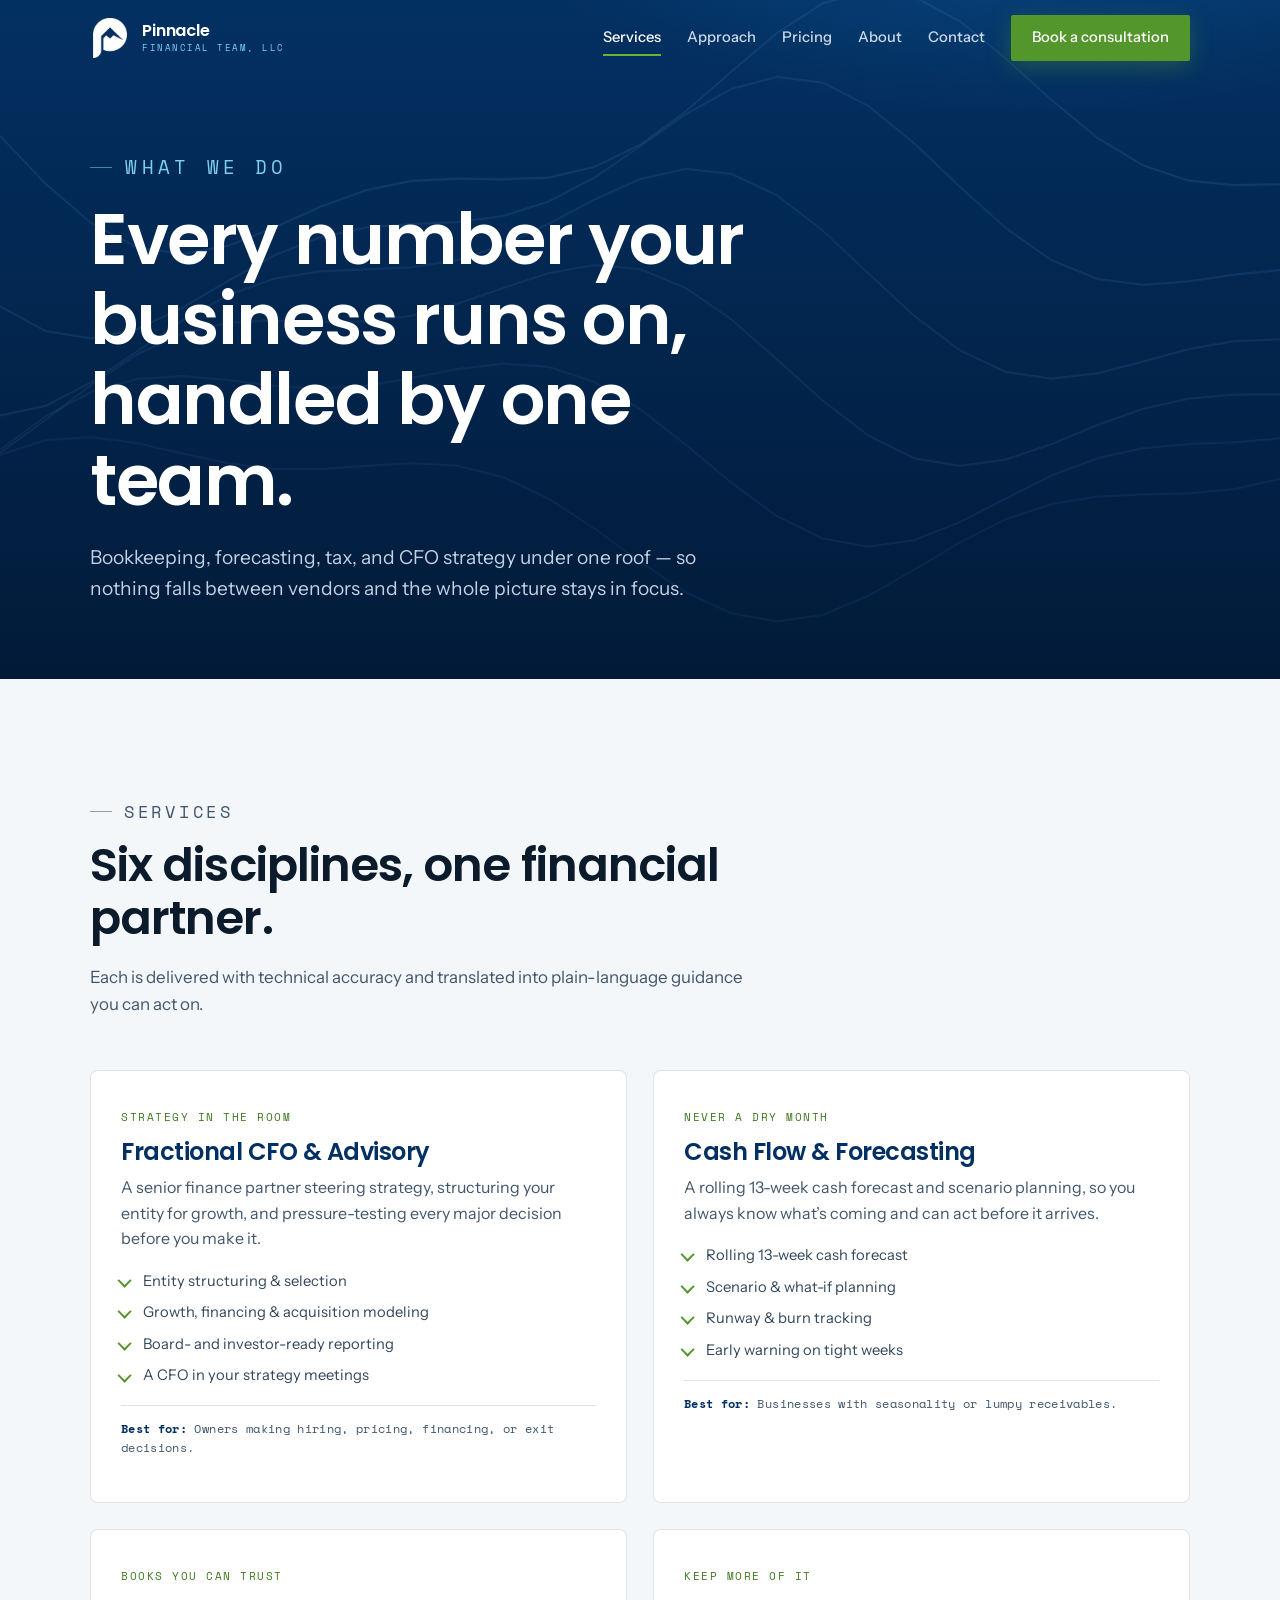
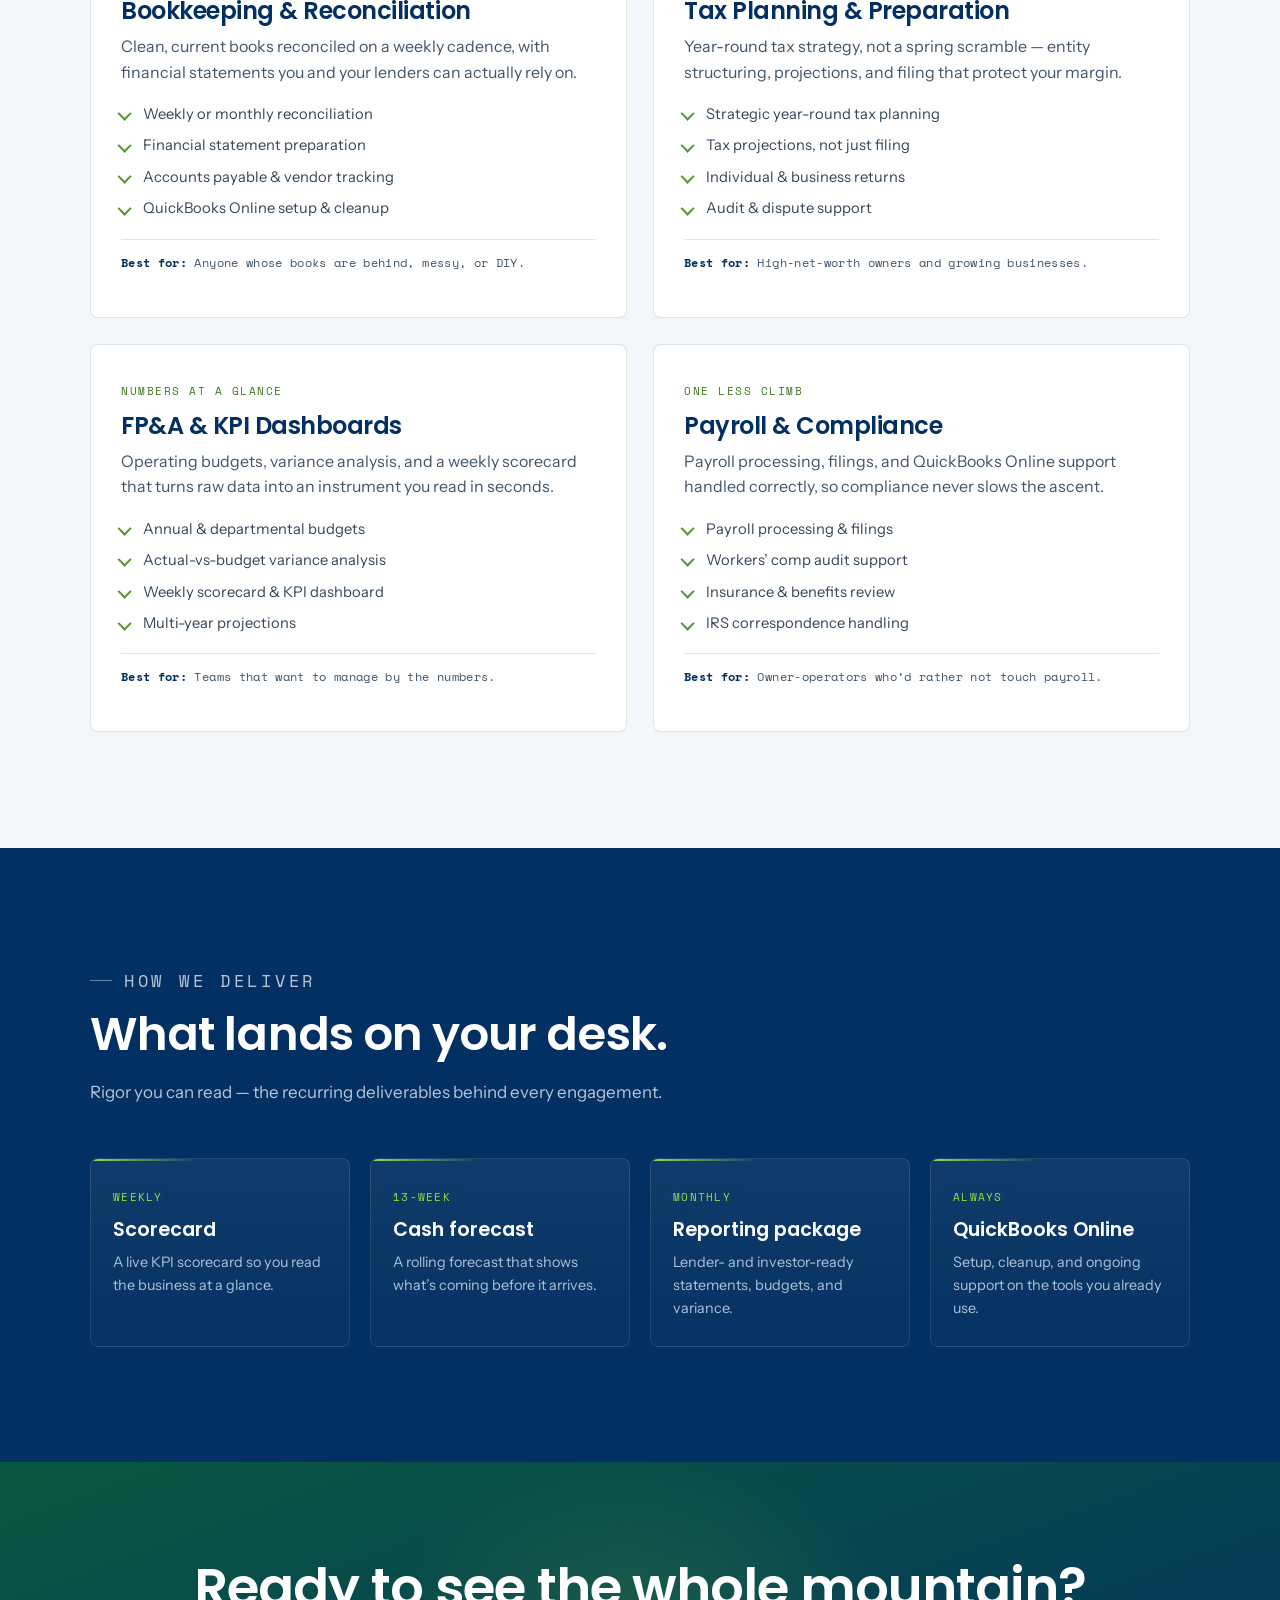
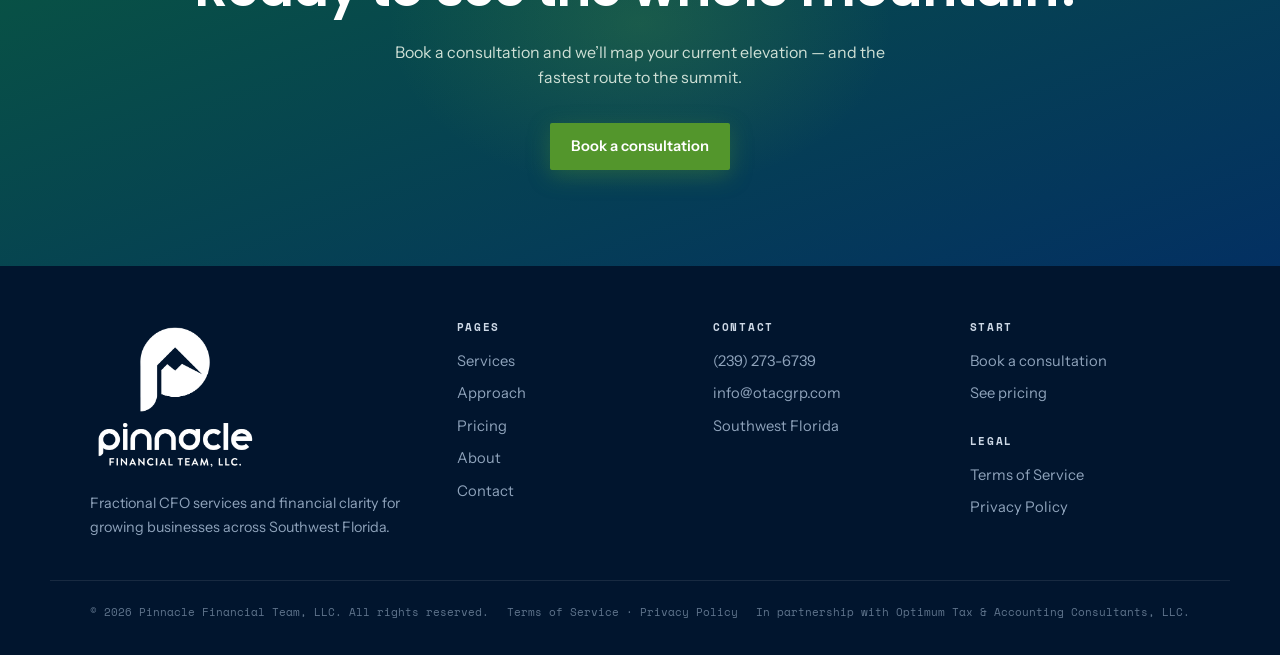
<file: services.html>
<!DOCTYPE html><html lang="en"><head>
<meta charset="utf-8"><meta name="viewport" content="width=device-width, initial-scale=1">
<title>Services — Pinnacle Financial Team, LLC</title><meta name="description" content="Bookkeeping, forecasting, tax, and CFO strategy under one roof for growing businesses.">
<link rel="preconnect" href="https://fonts.googleapis.com"><link rel="preconnect" href="https://fonts.gstatic.com" crossorigin>
<link href="https://fonts.googleapis.com/css2?family=Instrument+Sans:wght@400;500;600&family=Poppins:ital,wght@0,400;0,500;0,600;0,700;1,500&family=Space+Mono:wght@400;700&display=swap" rel="stylesheet">
<style>
:root{--navy:#033062;--navy-deep:#021a38;--steel:#0a608b;--pine:#095740;--ascent:#53962c;--ascent-bright:#68b23a;--fog:#aaaaaa;--paper:#f4f7fa;--ink:#0b1b2b;--line:rgba(11,27,43,.12);--maxw:1180px}
*{box-sizing:border-box;margin:0;padding:0}
html{scroll-behavior:smooth}
body{font-family:"Instrument Sans",system-ui,sans-serif;color:var(--ink);background:var(--paper);line-height:1.6;-webkit-font-smoothing:antialiased;overflow-x:hidden}
h1,h2,h3{font-family:"Poppins",system-ui,sans-serif;font-weight:600;line-height:1.14;letter-spacing:-.02em}
a{color:inherit;text-decoration:none} img{display:block;max-width:100%}
.wrap{max-width:var(--maxw);margin-inline:auto;padding-inline:clamp(20px,5vw,40px)}
.eyebrow{font-family:"Space Mono",monospace;font-size:.72rem;letter-spacing:.22em;text-transform:uppercase;color:var(--steel)}
/* nav */
.sr-only{position:absolute;width:1px;height:1px;padding:0;margin:-1px;overflow:hidden;clip:rect(0,0,0,0);white-space:nowrap;border:0}
.nav{position:fixed;inset:0 0 auto 0;z-index:60;transition:background .3s,border-color .3s,box-shadow .3s;border-bottom:1px solid transparent}
.nav.scrolled{background:rgba(255,255,255,.9);backdrop-filter:blur(14px) saturate(1.4);border-color:rgba(3,48,98,.10);box-shadow:0 6px 26px rgba(3,48,98,.07)}
.nav-in{display:flex;align-items:center;justify-content:space-between;height:76px;max-width:var(--maxw);margin-inline:auto;padding-inline:clamp(20px,5vw,40px)}
.brand{display:flex;align-items:center;gap:12px}
.brand-mark{position:relative;width:40px;height:40px;flex:none}
.brand-mark img{position:absolute;inset:0;width:100%;height:100%;object-fit:contain;transition:opacity .3s}
.brand-mark .on-light{opacity:0}
.nav.scrolled .brand-mark .on-dark{opacity:0}
.nav.scrolled .brand-mark .on-light{opacity:1}
.brand-txt{color:#fff;font-family:"Poppins",system-ui,sans-serif;font-size:1.02rem;font-weight:600;letter-spacing:-.01em;line-height:1.15;transition:color .3s}
.brand-txt b{font-weight:600}
.brand-txt small{display:block;font-family:"Space Mono",monospace;font-weight:400;font-size:.56rem;letter-spacing:.17em;text-transform:uppercase;color:#7fd0f0;transition:color .3s;margin-top:2px}
.nav.scrolled .brand-txt{color:var(--navy)}
.nav.scrolled .brand-txt small{color:var(--steel)}
.nav-links{display:flex;align-items:center;gap:26px}
.nav-links a{color:#cdd8e6;font-size:.92rem;font-weight:500;transition:color .2s;position:relative}
.nav-links a:hover{color:#fff}
.nav-links a.active{color:#fff}
.nav-links a.active::after{content:"";position:absolute;left:0;right:0;bottom:-6px;height:2px;background:var(--ascent-bright)}
.nav.scrolled .nav-links a{color:#41566b}
.nav.scrolled .nav-links a:hover{color:var(--navy)}
.nav.scrolled .nav-links a.active{color:var(--navy)}
.nav.scrolled .nav-links a.active::after{background:var(--ascent)}
.nav-links a.btn-green,.nav.scrolled .nav-links a.btn-green{color:#fff}
.nav.scrolled .nav-links a.btn-green{box-shadow:0 6px 18px rgba(83,150,44,.25)}
.btn{display:inline-flex;align-items:center;justify-content:center;gap:.5em;font-weight:600;font-size:.92rem;padding:.72em 1.35em;border-radius:2px;border:1px solid transparent;cursor:pointer;transition:transform .15s,background .2s,box-shadow .2s}
.btn-green{background:var(--ascent);color:#fff;box-shadow:0 6px 22px rgba(83,150,44,.35)} .btn-green:hover{background:var(--ascent-bright);transform:translateY(-1px)}
.btn-ghost{background:transparent;color:#fff;border-color:rgba(255,255,255,.35)} .btn-ghost:hover{border-color:#fff}
.btn-navy{background:var(--navy);color:#fff} .btn-navy:hover{background:var(--steel)}
.nav-toggle{display:none}
/* home hero */
.hero{position:relative;min-height:100svh;display:flex;flex-direction:column;justify-content:center;align-items:center;text-align:center;background:radial-gradient(1100px 560px at 50% -8%,#0a4b86 0%,rgba(10,75,134,0) 60%),linear-gradient(180deg,var(--navy) 0%,var(--navy-deep) 68%);color:#eaf1f8;overflow:hidden;padding-top:90px}
.hero-copy{position:relative;z-index:5;max-width:820px;padding-inline:24px}
.hero .eyebrow{color:#7fd0f0;opacity:0;animation:fade .8s .1s forwards}
.hero h1{font-size:clamp(3rem,8vw,6rem);color:#fff;margin:.28em 0 .34em}
.hero h1 .w{display:inline-block;overflow:hidden;vertical-align:top}
.hero h1 .w>span{display:inline-block;transform:translateY(110%);animation:rise .9s cubic-bezier(.2,.7,.2,1) forwards}
.hero h1 .w:nth-child(1)>span{animation-delay:.15s}.hero h1 .w:nth-child(2)>span{animation-delay:.28s}.hero h1 .w:nth-child(3)>span{animation-delay:.41s}
.hero h1 em{display:block;font-style:italic;color:var(--ascent-bright);opacity:0;animation:fade .9s .6s forwards}
.hero-sub{font-size:clamp(1.05rem,1.6vw,1.28rem);color:#c3d2e2;max-width:46ch;margin:0 auto 2em;opacity:0;animation:fade .9s .8s forwards}
.hero-cta{display:flex;gap:14px;justify-content:center;flex-wrap:wrap;opacity:0;animation:fade .9s 1s forwards}
.hero-mtn{position:absolute;left:0;right:0;bottom:0;width:100%;height:66%;z-index:1}
.hero-mtn .mtn{opacity:0;transform:translateY(40px);animation:mtnUp 1.2s cubic-bezier(.2,.7,.2,1) forwards}
.hero-mtn .back{animation-delay:.2s}.hero-mtn .mid{animation-delay:.35s}.hero-mtn .front{animation-delay:.5s}
.hero-mtn .crest{stroke-dasharray:5200;stroke-dashoffset:5200;animation:draw 2.4s .8s ease forwards}
.hero-mtn .contour{stroke-dasharray:5200;stroke-dashoffset:5200;animation:draw 2.6s ease forwards}
.hero-mtn .c1{animation-delay:1s}.hero-mtn .c2{animation-delay:1.2s}.hero-mtn .c3{animation-delay:1.4s}
.summit-chip{position:absolute;z-index:6;transform:translate(-50%,-140%);opacity:0;animation:fade .8s 1.9s forwards}
.summit-chip .flag{width:11px;height:11px;border-radius:50%;background:var(--ascent-bright);box-shadow:0 0 0 4px rgba(104,178,58,.25),0 0 14px rgba(104,178,58,.7);margin:0 auto 8px}
.summit-chip .rd{background:rgba(3,26,56,.72);border:1px solid rgba(127,208,240,.35);border-radius:100px;padding:6px 14px;font-family:"Space Mono",monospace;font-size:.66rem;letter-spacing:.12em;color:#cfe6f5;white-space:nowrap;backdrop-filter:blur(4px)}
.summit-chip .rd b{color:var(--ascent-bright)}
.scroll-cue{position:absolute;bottom:22px;left:50%;transform:translateX(-50%);z-index:6;font-family:"Space Mono",monospace;font-size:.6rem;letter-spacing:.2em;color:#7f95ae;opacity:0;animation:fade 1s 2.2s forwards}
.scroll-cue span{display:block;width:1px;height:26px;background:linear-gradient(#7f95ae,transparent);margin:8px auto 0;animation:cue 2s infinite}
@keyframes fade{to{opacity:1}}@keyframes rise{to{transform:translateY(0)}}@keyframes mtnUp{to{opacity:1;transform:translateY(0)}}@keyframes draw{to{stroke-dashoffset:0}}@keyframes cue{0%,100%{opacity:.3;transform:translateY(0)}50%{opacity:1;transform:translateY(4px)}}
/* page hero (subpages) */
.page-hero{position:relative;background:radial-gradient(900px 420px at 80% -20%,#0a4b86 0%,rgba(10,75,134,0) 60%),linear-gradient(180deg,var(--navy),var(--navy-deep));color:#eaf1f8;overflow:hidden;padding:150px 0 76px}
.ph-contours{position:absolute;inset:0;width:100%;height:100%;z-index:0}
.page-hero .wrap{position:relative;z-index:2}
.page-hero .eyebrow{color:#7fd0f0}
.page-hero h1{font-size:clamp(2.6rem,6vw,4.4rem);color:#fff;margin:.24em 0 .3em;max-width:16ch}
.page-hero p{color:#c3d2e2;font-size:clamp(1.05rem,1.5vw,1.24rem);max-width:52ch}
/* sections */
.section{padding-block:clamp(72px,9vw,120px)}
.light{background:var(--paper)}.white{background:#fff}
.dark{background:var(--navy);color:#eaf1f8}.dark .sec-head h2{color:#fff}.dark .sec-head p{color:#b6c6d8}.dark .eyebrow{color:#7fd0f0}
.sec-head{max-width:660px;margin-bottom:52px}.sec-head.center{margin-inline:auto;text-align:center}
.sec-head h2{font-size:clamp(2rem,4.2vw,2.9rem);margin:.3em 0 .4em}
.sec-head p{color:#41566b;font-size:1.06rem}
/* stats */
.stats{background:var(--navy-deep);border-block:1px solid rgba(255,255,255,.06)}
.stats-in{display:grid;grid-template-columns:repeat(4,1fr);gap:1px;background:rgba(255,255,255,.06)}
.stat{background:var(--navy-deep);padding:34px 26px;text-align:center}
.stat-v{display:block;font-family:"Poppins",sans-serif;font-weight:600;font-size:clamp(2.2rem,4vw,3rem);color:#fff}.stat-v span{color:var(--ascent-bright)}
.stat-l{font-family:"Space Mono",monospace;font-size:.68rem;letter-spacing:.12em;text-transform:uppercase;color:#7f95ae;margin-top:6px;display:block}
/* teasers (home) */
.teaser-grid{display:grid;grid-template-columns:repeat(3,1fr);gap:1px;background:var(--line);border:1px solid var(--line)}
.tz{background:var(--paper);padding:30px 26px;transition:background .25s}.tz:hover{background:#fff}
.tz .n{font-family:"Space Mono",monospace;font-size:.7rem;color:var(--ascent);letter-spacing:.12em}
.tz h3{font-size:1.3rem;color:var(--navy);margin:.4em 0 .3em}.tz p{color:#41566b;font-size:.95rem}
.more{display:inline-flex;align-items:center;gap:.5em;margin-top:34px;font-family:"Space Mono",monospace;font-size:.8rem;letter-spacing:.06em;color:var(--navy);text-transform:uppercase}
.more:hover{color:var(--ascent)} .more .arw{transition:transform .2s}.more:hover .arw{transform:translateX(4px)}
.center-more{text-align:center}
/* mini ascent (home) */
.mini-ascent{display:grid;grid-template-columns:repeat(4,1fr);gap:20px;position:relative;margin-top:20px}
.mini-ascent::before{content:"";position:absolute;left:6%;right:6%;top:9px;height:2px;background:linear-gradient(90deg,rgba(10,96,139,.3),rgba(83,150,44,.7))}
.mz{position:relative;padding-top:34px}.mz .dot{position:absolute;top:3px;left:0;width:13px;height:13px;border-radius:50%;background:var(--ascent);box-shadow:0 0 0 4px var(--paper)}
.mz .num{font-family:"Space Mono",monospace;font-size:.72rem;color:var(--steel)}.mz h4{font-family:"Poppins",sans-serif;font-weight:600;font-size:1.25rem;color:var(--navy);margin:.1em 0 .3em}.mz p{color:#41566b;font-size:.9rem}
/* services deep */
.svc-detail{display:grid;grid-template-columns:repeat(2,1fr);gap:26px}
.svc-card{background:#fff;border:1px solid var(--line);border-radius:8px;padding:32px 30px;transition:transform .25s,box-shadow .25s}
.svc-card:hover{transform:translateY(-4px);box-shadow:0 22px 50px rgba(3,48,98,.1)}
.svc-card .tag{font-family:"Space Mono",monospace;font-size:.68rem;letter-spacing:.14em;text-transform:uppercase;color:var(--ascent)}
.svc-card h3{font-size:1.5rem;color:var(--navy);margin:.4em 0 .4em}.svc-card>p{color:#41566b;margin-bottom:1.1em}
.svc-card ul{list-style:none;margin-bottom:1.1em}
.svc-card li{position:relative;padding-left:22px;font-size:.92rem;color:#33475b;margin-bottom:8px}
.svc-card li::before{content:"";position:absolute;left:0;top:.5em;width:8px;height:8px;border-left:2px solid var(--ascent);border-bottom:2px solid var(--ascent);transform:rotate(-45deg) translateY(-2px)}
.svc-best{font-family:"Space Mono",monospace;font-size:.72rem;letter-spacing:.03em;color:var(--steel);border-top:1px solid var(--line);padding-top:14px}
.svc-best b{color:var(--navy)}
/* deliver strip */
.deliver{display:grid;grid-template-columns:repeat(4,1fr);gap:22px}
.dl{border-top:2px solid var(--pine);padding-top:18px}.dl .k{font-family:"Space Mono",monospace;font-size:.66rem;letter-spacing:.12em;text-transform:uppercase;color:var(--pine)}
.dl h4{font-family:"Poppins",sans-serif;font-weight:600;font-size:1.15rem;color:var(--navy);margin:.3em 0 .3em}.dl p{color:#41566b;font-size:.9rem}
/* approach phases */
.phases{display:grid;gap:1px;background:rgba(255,255,255,.12);border:1px solid rgba(255,255,255,.12);border-radius:8px;overflow:hidden}
.phase{background:var(--navy);padding:34px 34px;display:grid;grid-template-columns:210px 1fr auto;gap:30px;align-items:start}
.phase .lead{display:flex;flex-direction:column;gap:6px}
.phase .num{font-family:"Space Mono",monospace;color:var(--ascent-bright);font-size:.8rem;letter-spacing:.1em}
.phase .alt{font-family:"Poppins",sans-serif;font-weight:500;font-size:1.7rem;color:#fff}
.phase h3{font-family:"Instrument Sans",sans-serif;font-weight:600;font-size:1.1rem;color:#dfe9f3;margin-bottom:.4em}
.phase p{color:#a9bccf;font-size:.96rem;max-width:52ch}
.phase ul{list-style:none;min-width:200px}
.phase li{font-family:"Space Mono",monospace;font-size:.72rem;color:#9fb4c9;padding:5px 0;border-bottom:1px dashed rgba(255,255,255,.12)}
/* 30-60-90 */
.timeline{display:grid;grid-template-columns:repeat(3,1fr);gap:24px}
.tl{background:#fff;border:1px solid var(--line);border-radius:8px;padding:30px 28px}
.tl .d{font-family:"Space Mono",monospace;font-size:.72rem;letter-spacing:.12em;color:var(--ascent)}
.tl h3{font-size:1.4rem;color:var(--navy);margin:.3em 0 .5em}.tl p{color:#41566b;font-size:.95rem}
/* cadence */
.cadence{display:grid;grid-template-columns:repeat(3,1fr);gap:24px}
.cad{border-left:3px solid var(--ascent);padding:6px 0 6px 22px}
.cad .k{font-family:"Space Mono",monospace;font-size:.7rem;letter-spacing:.13em;text-transform:uppercase;color:var(--steel)}
.cad h4{font-family:"Poppins",sans-serif;font-weight:600;font-size:1.3rem;color:var(--navy);margin:.2em 0 .4em}.cad p{color:#41566b;font-size:.94rem}
/* pricing interactive */
.rev-ask{text-align:center;font-family:"Space Mono",monospace;font-size:.74rem;letter-spacing:.16em;text-transform:uppercase;color:var(--steel);margin-bottom:16px}
.rev-btns{display:flex;justify-content:center;flex-wrap:wrap;gap:10px;margin-bottom:40px}
.rev-btn{font:inherit;font-size:.9rem;font-weight:500;padding:.6em 1.25em;border-radius:100px;border:1px solid var(--line);background:#fff;color:var(--navy);cursor:pointer;transition:.2s}
.rev-btn:hover{border-color:var(--steel)}.rev-btn.active{background:var(--navy);color:#fff;border-color:var(--navy)}
.price-mtn{position:relative;max-width:960px;margin:0 auto 46px}
.price-mtn svg{width:100%;height:auto;display:block;overflow:visible}
.pcrest{fill:none;stroke:#0a608b;stroke-width:2.4;stroke-dasharray:2200;stroke-dashoffset:2200;transition:stroke-dashoffset 1.8s ease}
.price-mtn.drawn .pcrest{stroke-dashoffset:0}
.pcamp-dot{fill:#fff;stroke:var(--steel);stroke-width:3;cursor:pointer;transition:.3s}
.pcamp.on .pcamp-dot{fill:var(--ascent);stroke:var(--ascent-bright);r:9}
.pcamp-lbl{font-family:"Space Mono",monospace;font-size:15px;fill:#41566b;letter-spacing:1px;transition:.3s}
.pcamp.on .pcamp-lbl{fill:var(--navy);font-weight:700}
.climber{position:absolute;width:20px;height:20px;transform:translate(-50%,-50%);transition:left .6s cubic-bezier(.34,1.2,.4,1),top .6s cubic-bezier(.34,1.2,.4,1);pointer-events:none;z-index:3}
.climber::before{content:"";position:absolute;inset:0;border-radius:50% 50% 50% 0;transform:rotate(-45deg);background:var(--ascent);box-shadow:0 6px 16px rgba(83,150,44,.5)}
.climber::after{content:"";position:absolute;width:7px;height:7px;background:#fff;border-radius:50%;left:50%;top:44%;transform:translate(-50%,-50%)}
.tiers{display:grid;grid-template-columns:repeat(4,1fr);gap:18px}
.tier{background:#fff;border:1px solid var(--line);border-radius:8px;padding:26px 22px 28px;position:relative;cursor:pointer;transition:transform .3s,box-shadow .3s,border-color .3s,opacity .3s}
.tier.dim{opacity:.55}.tier.focus{transform:translateY(-8px);box-shadow:0 26px 60px rgba(3,48,98,.18);border-color:var(--ascent);opacity:1}
.tier-top{display:flex;align-items:center;justify-content:space-between;margin-bottom:6px}
.tier-alt{font-family:"Space Mono",monospace;font-size:.66rem;letter-spacing:.2em;color:var(--steel)}.tier.focus .tier-alt{color:var(--ascent)}
.tier-ribbon{background:var(--ascent);color:#fff;font-family:"Space Mono",monospace;font-size:.56rem;letter-spacing:.1em;text-transform:uppercase;padding:3px 9px;border-radius:2px}
.tier-name{font-family:"Poppins",sans-serif;font-weight:600;font-size:1.3rem;color:var(--navy);display:block;margin-bottom:14px}
.tier-price{display:flex;align-items:baseline;gap:1px;margin-bottom:2px}
.tier-cur{font-family:"Poppins",sans-serif;font-weight:600;font-size:1.3rem;color:var(--ink)}.tier-amt{font-family:"Poppins",sans-serif;font-weight:600;font-size:2.2rem;color:var(--ink)}
.tier-per{font-family:"Space Mono",monospace;font-size:.78rem;color:var(--fog);margin-left:3px}
.tier-rev{font-family:"Space Mono",monospace;font-size:.7rem;color:var(--steel);margin-bottom:18px}
.tier-feats{list-style:none;margin-bottom:22px}
.tier-feats li{position:relative;padding-left:20px;font-size:.88rem;color:#41566b;margin-bottom:8px}
.tier-feats li::before{content:"";position:absolute;left:0;top:.5em;width:8px;height:8px;border-left:2px solid var(--ascent);border-bottom:2px solid var(--ascent);transform:rotate(-45deg) translateY(-2px)}
.tier-cta{display:block;text-align:center;font-weight:600;font-size:.88rem;padding:.68em;border:1px solid var(--navy);border-radius:2px;color:var(--navy);transition:.2s}
.tier-cta:hover{background:var(--navy);color:#fff}.tier.focus .tier-cta{background:var(--ascent);border-color:var(--ascent);color:#fff}
.addon{margin-top:30px;text-align:center;font-family:"Space Mono",monospace;font-size:.8rem;color:#41566b}.addon b{color:var(--navy)}
/* matrix */
.matrix-wrap{overflow-x:auto}
.matrix{width:100%;border-collapse:collapse;min-width:680px}
.matrix th,.matrix td{padding:15px 16px;text-align:center;border-bottom:1px solid var(--line);font-size:.92rem}
.matrix thead th{font-family:"Poppins",sans-serif;font-weight:600;font-size:1.05rem;color:var(--navy);border-bottom:2px solid var(--navy)}
.matrix thead th.rec{color:var(--ascent)}
.matrix tbody th{text-align:left;font-weight:500;color:#33475b;font-family:"Instrument Sans",sans-serif}
.matrix td.yes{color:var(--ascent);font-weight:700}.matrix td.no{color:var(--fog)}
.matrix .col-rec{background:rgba(83,150,44,.06)}
/* faq */
.faq{max-width:820px;margin-inline:auto}
.qa{border-bottom:1px solid var(--line)}
.qa button{width:100%;text-align:left;background:none;border:0;cursor:pointer;font:inherit;padding:22px 2px;display:flex;justify-content:space-between;align-items:center;gap:20px;color:var(--navy);font-family:"Poppins",sans-serif;font-weight:500;font-size:1.15rem}
.qa .ic{flex:none;width:22px;height:22px;position:relative}
.qa .ic::before,.qa .ic::after{content:"";position:absolute;background:var(--ascent);border-radius:2px;left:50%;top:50%;transition:transform .25s}
.qa .ic::before{width:14px;height:2px;transform:translate(-50%,-50%)}.qa .ic::after{width:2px;height:14px;transform:translate(-50%,-50%)}
.qa.open .ic::after{transform:translate(-50%,-50%) scaleY(0)}
.qa .ans{max-height:0;overflow:hidden;transition:max-height .3s ease}
.qa .ans p{color:#41566b;padding:0 2px 22px;font-size:.98rem}
.qa.open .ans{max-height:260px}
/* values / industries / serve */
.values-grid{display:grid;grid-template-columns:repeat(2,1fr);gap:30px}
.val{border-top:2px solid var(--pine);padding-top:20px}.val .n{font-family:"Space Mono",monospace;font-size:.72rem;color:var(--pine)}
.val h3{font-size:1.35rem;color:var(--navy);margin:.25em 0 .35em}.val p{color:#41566b;font-size:.98rem}
.serve-grid{display:grid;grid-template-columns:1.1fr 1fr;gap:56px;align-items:center}
.serve-copy h2{font-size:clamp(1.9rem,3.5vw,2.5rem);color:var(--navy);margin-bottom:.5em}.serve-copy p{color:#41566b;margin-bottom:1em}
.chips{display:flex;flex-wrap:wrap;gap:12px;list-style:none}
.chip{border:1px solid var(--line);background:#fff;border-radius:100px;padding:.6em 1.15em;font-size:.92rem;color:var(--navy)}
/* about story */
.story{display:grid;grid-template-columns:1fr 1fr;gap:56px;align-items:start}
.story .lede{font-family:"Poppins",sans-serif;font-weight:500;font-size:clamp(1.4rem,2.4vw,1.9rem);color:var(--navy);line-height:1.3}
.story p{color:#41566b;margin-bottom:1em}
.partner{background:linear-gradient(160deg,var(--navy),var(--navy-deep));color:#eaf1f8;border-radius:10px;padding:40px 38px}
.partner .eyebrow{color:var(--ascent-bright)}.partner h3{color:#fff;font-size:1.6rem;margin:.4em 0 .5em}.partner p{color:#b9c9db}
/* expect steps */
.expect{display:grid;grid-template-columns:repeat(4,1fr);gap:22px;position:relative}
.ex{padding-top:8px}.ex .num{font-family:"Space Mono",monospace;font-size:1.4rem;color:var(--ascent);display:block;margin-bottom:.3em}
.ex h4{font-family:"Poppins",sans-serif;font-weight:600;font-size:1.2rem;color:var(--navy);margin-bottom:.3em}.ex p{color:#41566b;font-size:.92rem}
/* contact */
.contact-in{display:grid;grid-template-columns:1fr 1fr;gap:56px}
.contact-copy .line{font-family:"Space Mono",monospace;font-size:.94rem;color:var(--navy);margin-bottom:.8em}.contact-copy .line span{color:var(--steel)}
.contact-copy p{color:#41566b;margin-bottom:1.2em;max-width:42ch}
.form{display:grid;gap:16px;background:#fff;border:1px solid var(--line);border-radius:10px;padding:32px}
.frow{display:grid;grid-template-columns:1fr 1fr;gap:16px}
.field label{display:block;font-family:"Space Mono",monospace;font-size:.66rem;letter-spacing:.13em;text-transform:uppercase;color:var(--steel);margin-bottom:7px}
.field input,.field textarea,.field select{width:100%;background:var(--paper);border:1px solid var(--line);border-radius:4px;padding:.75em .85em;color:var(--ink);font:inherit;font-size:.95rem;transition:border-color .2s}
.field input:focus,.field textarea:focus,.field select:focus{outline:none;border-color:var(--ascent)}
.field textarea{resize:vertical;min-height:110px}
/* cta band */
.cta{position:relative;background:linear-gradient(160deg,var(--pine),var(--navy));color:#fff;overflow:hidden;text-align:center}
.cta-in{position:relative;z-index:2;padding-block:clamp(60px,8vw,96px)}
.cta h2{font-size:clamp(2rem,4.5vw,3.3rem);color:#fff;margin-bottom:.4em}.cta p{color:#cfe0d6;max-width:46ch;margin:0 auto 2em}
/* footer */
.footer{background:#01152e;color:#8fa3bb;padding-block:52px 34px}
.footer-in{display:grid;grid-template-columns:1.5fr 1fr 1fr 1fr;gap:36px;align-items:start}
.footer img{width:170px;margin-bottom:16px}.footer .tag{max-width:32ch;font-size:.9rem;line-height:1.7}
.footer h4{color:#cdd8e6;font-family:"Space Mono",monospace;font-size:.7rem;letter-spacing:.15em;text-transform:uppercase;margin-bottom:14px}
.footer ul{list-style:none}.footer li{margin-bottom:9px;font-size:.92rem}.footer a:hover{color:#fff}
.footer-bar{border-top:1px solid rgba(255,255,255,.09);margin-top:40px;padding-top:22px;display:flex;justify-content:space-between;flex-wrap:wrap;gap:12px;font-family:"Space Mono",monospace;font-size:.7rem;color:#5f748c}
/* reveal */
.reveal{opacity:0;transform:translateY(24px);transition:opacity .7s ease var(--d,0ms),transform .7s ease var(--d,0ms)}
.reveal.in{opacity:1;transform:none}
/* responsive */
@media(max-width:940px){
 .nav-links{position:fixed;inset:76px 0 auto 0;flex-direction:column;align-items:flex-start;background:#fff;padding:24px;gap:18px;transform:translateY(-140%);transition:transform .3s;border-bottom:1px solid rgba(3,48,98,.10);box-shadow:0 18px 40px rgba(3,48,98,.12)}
 .nav-links a,.nav.scrolled .nav-links a{color:var(--navy)}
 .nav-links a.btn-green,.nav.scrolled .nav-links a.btn-green{color:#fff}
 .nav-links.open{transform:none}.nav-links a.active::after{display:none}
 .nav-toggle{display:inline-flex;flex-direction:column;gap:5px;background:none;border:0;cursor:pointer;padding:6px}
 .nav-toggle span{width:24px;height:2px;background:#fff;display:block;transition:background .3s}
 .nav.scrolled .nav-toggle span{background:var(--navy)}
 .teaser-grid,.svc-detail,.values-grid,.story,.contact-in{grid-template-columns:1fr}
 .mini-ascent,.deliver,.timeline,.cadence,.expect,.tiers,.serve-grid{grid-template-columns:1fr 1fr}
 .mini-ascent::before{display:none}
 .stats-in,.footer-in{grid-template-columns:1fr 1fr}
 .phase{grid-template-columns:1fr;gap:16px}.phase ul{min-width:0}
}
@media(max-width:560px){
 .tiers,.footer-in,.stats-in,.deliver,.timeline,.cadence,.expect,.serve-grid,.frow{grid-template-columns:1fr}
}
@media(prefers-reduced-motion:reduce){
 *{animation:none !important;transition:none !important}
 .reveal{opacity:1 !important;transform:none !important}
 .hero *{opacity:1 !important;transform:none !important}
 .hero-mtn .mtn,.hero-mtn .crest,.hero-mtn .contour,.pcrest{opacity:1 !important;transform:none !important;stroke-dashoffset:0 !important}
}

/* ================= v2 upgrade layer ================= */
:root{--lime:#8ede4d;--lime-dim:rgba(142,222,77,.55);--ascent-deep:#3f7a21}
html{scroll-behavior:smooth}
:focus-visible{outline:2px solid var(--ascent-bright);outline-offset:3px;border-radius:2px}

/* reveal rebuilt as an animation so hover transforms stay free afterwards */
.reveal{opacity:0;transform:translateY(24px);transition:none}
.reveal.in{opacity:1;transform:none;animation:revealIn .75s cubic-bezier(.2,.7,.2,1) var(--d,0ms) backwards}
@keyframes revealIn{from{opacity:0;transform:translateY(24px)}to{opacity:1;transform:none}}

/* small green labels on light backgrounds: deepen for legibility */
.tz .n,.svc-card .tag,.ex .num{color:var(--ascent-deep)}

/* nav scroll progress */
.nav-prog{position:absolute;left:0;right:0;bottom:-1px;height:2px;overflow:hidden;pointer-events:none}
.nav-prog i{display:block;height:100%;width:100%;transform:scaleX(0);transform-origin:left;background:linear-gradient(90deg,var(--steel),var(--ascent-bright));opacity:0;transition:opacity .3s}
.nav.scrolled .nav-prog i{opacity:1}

/* ============ dark sections: contrast repair ============ */
.dark .mz h4{color:#fff;transition:color .45s,text-shadow .45s}
.dark .mz p{color:#a9bed3;transition:color .45s}
.dark .mz .num{color:#7fd0f0;transition:color .45s}
.dark .mz{transition:transform .45s cubic-bezier(.2,.7,.2,1)}

/* ascent rail + travelling light */
.dark .mini-ascent::before{background:linear-gradient(90deg,rgba(127,208,240,.28),rgba(142,222,77,.6));height:1px;top:10px}
.dark .mini-ascent::after{content:"";position:absolute;left:6%;top:9px;width:84px;height:3px;border-radius:3px;background:linear-gradient(90deg,rgba(142,222,77,0),var(--lime),rgba(142,222,77,0));filter:blur(1px);animation:railTrail 8s linear infinite}
@keyframes railTrail{0%{margin-left:0;opacity:0}6%{opacity:.95}90%{opacity:.95}100%{margin-left:calc(88% - 84px);opacity:0}}

/* ascent dots: idle state, then highlighted one by one */
.dark .mz .dot{background:#0c355c;border:2px solid rgba(142,222,77,.4);box-shadow:none;transition:background .45s,border-color .45s,transform .45s,box-shadow .45s}
.dark .mz.active .dot{background:var(--lime);border-color:var(--lime);transform:scale(1.22);box-shadow:0 0 0 6px rgba(142,222,77,.13),0 0 26px 5px var(--lime-dim)}
.dark .mz.active .dot::after{content:"";position:absolute;inset:-7px;border-radius:50%;border:1px solid rgba(142,222,77,.65);animation:dotPing 1.9s ease-out infinite}
@keyframes dotPing{0%{transform:scale(.65);opacity:.85}100%{transform:scale(2.1);opacity:0}}
.dark .mz.active{transform:translateY(-4px)}
.dark .mz.active h4{color:var(--lime);text-shadow:0 0 22px rgba(142,222,77,.35)}
.dark .mz.active .num{color:#fff}
.dark .mz.active p{color:#dce8f4}

/* deliverables strip on navy: glass cards, bright rule */
.dark .deliver{gap:20px}
.dark .dl{position:relative;border-top:0;padding:24px 22px 26px;border-radius:8px;background:linear-gradient(180deg,rgba(255,255,255,.055),rgba(255,255,255,.015));border:1px solid rgba(255,255,255,.10);overflow:hidden;transition:transform .4s cubic-bezier(.2,.7,.2,1),border-color .4s,background .4s,box-shadow .4s}
.dark .dl::before{content:"";position:absolute;left:0;top:0;height:2px;width:100%;background:linear-gradient(90deg,var(--lime),rgba(142,222,77,.05));transform:scaleX(.4);transform-origin:left;transition:transform .55s cubic-bezier(.2,.7,.2,1)}
.dark .dl .k{color:var(--lime);text-shadow:0 0 18px rgba(142,222,77,.3)}
.dark .dl h4{color:#fff;font-size:1.2rem}
.dark .dl p{color:#aec3d7}
.dark .dl:hover{transform:translateY(-6px);border-color:rgba(142,222,77,.38);background:linear-gradient(180deg,rgba(142,222,77,.09),rgba(255,255,255,.02));box-shadow:0 26px 50px rgba(0,0,0,.28)}
.dark .dl:hover::before{transform:scaleX(1)}

/* ============ pricing by elevation (home) ============ */
.elev{position:relative;display:grid;grid-template-columns:repeat(4,1fr);gap:18px;align-items:end;margin-top:18px;padding-top:96px}
.elev-ridge{position:absolute;left:0;right:0;top:0;height:100%;width:100%;pointer-events:none}
.elev-ridge .ridge-line{fill:none;stroke:rgba(10,96,139,.32);stroke-width:2;stroke-linecap:round;stroke-dasharray:1800;stroke-dashoffset:1800;transition:stroke-dashoffset 2.4s cubic-bezier(.3,.7,.3,1) .15s}
.elev.in .elev-ridge .ridge-line{stroke-dashoffset:0}
.elev-card{position:relative;background:#fff;border:1px solid var(--line);border-radius:10px;padding:22px 22px 24px;margin-bottom:calc(var(--i,0) * 30px);box-shadow:0 12px 30px rgba(3,48,98,.055);transition:transform .45s cubic-bezier(.2,.7,.2,1),box-shadow .45s,border-color .45s}
.elev-top{display:flex;align-items:center;justify-content:space-between;gap:10px;margin-bottom:12px;min-height:20px}
.elev-idx{font-family:"Space Mono",monospace;font-size:.64rem;letter-spacing:.2em;color:var(--fog)}
.elev-ribbon{font-family:"Space Mono",monospace;font-size:.55rem;letter-spacing:.1em;text-transform:uppercase;background:var(--ascent);color:#fff;padding:3px 9px;border-radius:100px}
.elev-card h4{font-family:"Poppins",sans-serif;font-weight:600;font-size:1.22rem;color:var(--navy);line-height:1.2}
.elev-price{font-family:"Poppins",sans-serif;font-weight:600;font-size:1.9rem;color:var(--ink);line-height:1.1;margin:.28em 0 .18em;letter-spacing:-.02em}
.elev-price .cur{font-size:1.1rem;vertical-align:.42em;margin-right:1px}
.elev-price .per{font-family:"Space Mono",monospace;font-size:.72rem;color:#7c8a99;margin-left:3px;letter-spacing:0}
.elev-band{font-family:"Space Mono",monospace;font-size:.7rem;color:var(--steel);letter-spacing:.02em}
.elev-meter{margin-top:16px;height:4px;border-radius:4px;background:rgba(3,48,98,.09);overflow:hidden}
.elev-meter i{display:block;height:100%;width:0;border-radius:4px;background:linear-gradient(90deg,var(--steel),var(--ascent-bright));transition:width 1.5s cubic-bezier(.2,.7,.2,1) .45s}
.elev-card.in .elev-meter i{width:var(--w,50%)}
.elev-card.feat{border-color:rgba(83,150,44,.55);box-shadow:0 22px 54px rgba(83,150,44,.15)}
.elev-card.feat::before{content:"";position:absolute;inset:-1px;border-radius:11px;pointer-events:none;animation:featPulse 3s ease-in-out infinite}
@keyframes featPulse{0%,100%{box-shadow:0 0 0 0 rgba(83,150,44,.26)}55%{box-shadow:0 0 0 12px rgba(83,150,44,0)}}
.elev-card:hover{transform:translateY(-9px);box-shadow:0 34px 64px rgba(3,48,98,.15);border-color:rgba(83,150,44,.5)}
.elev-foot{text-align:center;margin-top:34px;font-family:"Space Mono",monospace;font-size:.74rem;letter-spacing:.05em;color:var(--steel)}
.elev-ridge .ridge-fill{fill:url(#ridgeFade);stroke:none;opacity:0;transition:opacity 1.2s ease .5s}
.elev.in .elev-ridge .ridge-fill{opacity:1}
.elev-ridge .ridge-line{stroke:rgba(10,96,139,.34)}

/* ============ premium polish ============ */
.tz{transition:background .3s,transform .35s cubic-bezier(.2,.7,.2,1),box-shadow .35s}
.svc-card,.val,.ex,.cad{transition:transform .4s cubic-bezier(.2,.7,.2,1),box-shadow .4s,border-color .4s}
.tz:hover{transform:translateY(-4px);box-shadow:0 22px 44px rgba(3,48,98,.10);z-index:2}
.svc-card:hover,.cad:hover{transform:translateY(-5px);box-shadow:0 26px 52px rgba(3,48,98,.10)}
.btn{position:relative;overflow:hidden}
.btn::after{content:"";position:absolute;top:0;left:-120%;width:60%;height:100%;background:linear-gradient(100deg,transparent,rgba(255,255,255,.28),transparent);transform:skewX(-18deg);transition:left .6s ease}
.btn:hover::after{left:140%}
.cta{position:relative}
.cta::after{content:"";position:absolute;left:50%;top:-20%;width:min(720px,90%);height:120%;transform:translateX(-50%);background:radial-gradient(closest-side,rgba(104,178,58,.20),transparent 70%);pointer-events:none}
.cta .wrap{position:relative;z-index:2}
.eyebrow{display:inline-flex;align-items:center;gap:.7em}
.eyebrow::before{content:"";width:22px;height:1px;background:currentColor;opacity:.55}
.sec-head.center .eyebrow{justify-content:center}

@media(max-width:940px){
 .elev{grid-template-columns:1fr 1fr;padding-top:40px}
 .elev-card{margin-bottom:0}
 .elev-ridge{display:none}
 .dark .mini-ascent::after{display:none}
}
@media(max-width:560px){
 .elev{grid-template-columns:1fr}
}
@media(prefers-reduced-motion:reduce){
 html{scroll-behavior:auto}
 .reveal.in{animation:none}
 .dark .mini-ascent::after,.dark .mz.active .dot::after,.elev-card.feat::before{display:none;animation:none}
 .elev-ridge .ridge-line{transition:none;stroke-dashoffset:0}
 .elev-ridge .ridge-fill{transition:none;opacity:1}
 .elev-meter i{transition:none}
 .btn::after{display:none}
}

/* ============ legal pages ============ */
.legal-wrap{display:grid;grid-template-columns:230px 1fr;gap:56px;align-items:start}
.legal-toc{position:sticky;top:104px}
.legal-toc h4{font-family:"Space Mono",monospace;font-size:.66rem;letter-spacing:.15em;text-transform:uppercase;color:var(--steel);margin-bottom:14px}
.legal-toc ul{list-style:none;border-left:1px solid var(--line)}
.legal-toc li{margin:0}
.legal-toc a{display:block;padding:7px 0 7px 14px;margin-left:-1px;border-left:2px solid transparent;font-size:.88rem;color:#41566b;transition:color .2s,border-color .2s}
.legal-toc a:hover{color:var(--navy);border-left-color:var(--ascent)}
.legal{max-width:760px}
.legal h2{font-size:clamp(1.35rem,2.4vw,1.7rem);color:var(--navy);margin:2.4em 0 .6em;scroll-margin-top:110px}
.legal h2:first-child{margin-top:0}
.legal h3{font-family:"Poppins",sans-serif;font-size:1.02rem;font-weight:600;color:var(--navy);margin:1.7em 0 .5em}
.legal p{color:#41566b;margin-bottom:1.05em;line-height:1.78}
.legal ul,.legal ol{list-style:none;margin:0 0 1.3em}
.legal li{position:relative;padding-left:22px;color:#41566b;margin-bottom:.55em;line-height:1.72}
.legal ul li::before{content:"";position:absolute;left:2px;top:.68em;width:6px;height:6px;border-radius:50%;background:var(--ascent)}
.legal ol{counter-reset:lg}
.legal ol li{padding-left:34px;margin-bottom:1.05em;counter-increment:lg}
.legal ol li::before{content:counter(lg,decimal-leading-zero);position:absolute;left:0;top:.15em;font-family:"Space Mono",monospace;font-size:.72rem;color:var(--ascent-deep);letter-spacing:.06em}
.legal ol li b{color:var(--navy)}
.legal a{color:var(--steel);text-decoration:underline;text-underline-offset:3px;text-decoration-thickness:1px}
.legal a:hover{color:var(--ascent-deep)}
.legal .callout{background:#fff;border:1px solid var(--line);border-left:3px solid var(--ascent);border-radius:8px;padding:24px 26px;margin:0 0 2.4em;box-shadow:0 12px 30px rgba(3,48,98,.05)}
.legal .callout .k{font-family:"Space Mono",monospace;font-size:.66rem;letter-spacing:.15em;text-transform:uppercase;color:var(--ascent-deep);display:block;margin-bottom:10px}
.legal .callout p:last-child{margin-bottom:0}
.legal .contact-card{background:var(--navy);color:#dfe9f3;border-radius:10px;padding:28px 30px;margin-top:2.4em}
.legal .contact-card h3{color:#fff;margin:0 0 14px}
.legal .contact-card p{color:#b6c6d8;margin-bottom:.5em}
.legal .contact-card a{color:var(--lime);text-decoration:none}
.legal .contact-card a:hover{color:#fff}
.legal .eff{font-family:"Space Mono",monospace;font-size:.72rem;letter-spacing:.12em;text-transform:uppercase;color:var(--steel);border-top:1px solid var(--line);padding-top:18px;margin-top:2.6em}
.footer-legal a{text-decoration:none}
.footer-legal a:hover{color:#fff}
@media(max-width:940px){
 .legal-wrap{grid-template-columns:1fr;gap:30px}
 .legal-toc{position:static;display:flex;flex-wrap:wrap;gap:8px}
 .legal-toc h4{width:100%;margin-bottom:4px}
 .legal-toc ul{display:flex;flex-wrap:wrap;gap:8px;border-left:0}
 .legal-toc a{border:1px solid var(--line);border-radius:100px;padding:6px 13px;margin:0;font-size:.8rem}
 .legal-toc a:hover{border-color:var(--ascent);border-left-color:var(--ascent)}
}
.footer h4.grp{margin-top:26px}
</style></head><body id="top">
<header class="nav" id="nav"><div class="nav-in">
  <a class="brand" href="index.html"><span class="brand-mark"><img class="on-dark" src="[data-uri]" alt=""><img class="on-light" src="[data-uri]" alt=""></span><span class="brand-txt"><b>Pinnacle</b><small>Financial Team, LLC</small></span><span class="sr-only">Pinnacle Financial Team, LLC</span></a>
  <button class="nav-toggle" aria-label="Menu" aria-expanded="false"><span></span><span></span><span></span></button>
  <nav class="nav-links" id="navlinks">
    <a href="services.html" class="active">Services</a>
    <a href="approach.html">Approach</a>
    <a href="pricing.html">Pricing</a>
    <a href="about.html">About</a>
    <a href="contact.html">Contact</a>
    <a class="btn btn-green" href="contact.html">Book a consultation</a>
  </nav></div></header>
<section class="page-hero"><svg class="ph-contours" viewBox="0 0 1600 300" preserveAspectRatio="none" xmlns="http://www.w3.org/2000/svg" aria-hidden="true"><path d="M 0.0 60.0 L 57.1 81.2 L 114.3 98.6 L 171.4 109.2 L 228.6 112.2 L 285.7 108.5 L 342.9 100.5 L 400.0 91.4 L 457.1 84.1 L 514.3 79.9 L 571.4 78.9 L 628.6 79.2 L 685.7 78.4 L 742.9 73.7 L 800.0 64.0 L 857.1 49.2 L 914.3 31.6 L 971.4 14.5 L 1028.6 1.5 L 1085.7 -4.2 L 1142.9 -1.4 L 1200.0 9.4 L 1257.1 25.8 L 1314.3 44.1 L 1371.4 60.8 L 1428.6 73.0 L 1485.7 79.8 L 1542.9 81.8 L 1600.0 81.4" fill="none" stroke="#3E6EA8" stroke-width="1" opacity="0.22"/><path d="M 0.0 135.3 L 57.1 146.2 L 114.3 149.4 L 171.4 145.3 L 228.6 135.7 L 285.7 123.9 L 342.9 112.8 L 400.0 104.8 L 457.1 100.5 L 514.3 99.0 L 571.4 98.1 L 628.6 95.4 L 685.7 89.0 L 742.9 78.4 L 800.0 64.7 L 857.1 50.5 L 914.3 39.3 L 971.4 34.0 L 1028.6 36.5 L 1085.7 46.9 L 1142.9 63.3 L 1200.0 82.5 L 1257.1 100.7 L 1314.3 114.9 L 1371.4 123.2 L 1428.6 125.8 L 1485.7 124.3 L 1542.9 121.3 L 1600.0 119.3" fill="none" stroke="#3E6EA8" stroke-width="1" opacity="0.20"/><path d="M 0.0 183.5 L 57.1 179.2 L 114.3 168.8 L 171.4 155.2 L 228.6 141.4 L 285.7 130.2 L 342.9 123.1 L 400.0 119.9 L 457.1 119.0 L 514.3 118.1 L 571.4 114.9 L 628.6 108.4 L 685.7 98.9 L 742.9 88.2 L 800.0 79.1 L 857.1 74.6 L 914.3 76.8 L 971.4 86.3 L 1028.6 101.9 L 1085.7 120.8 L 1142.9 139.5 L 1200.0 154.7 L 1257.1 164.2 L 1314.3 167.2 L 1371.4 164.9 L 1428.6 159.7 L 1485.7 154.2 L 1542.9 150.6 L 1600.0 149.8" fill="none" stroke="#3E6EA8" stroke-width="1" opacity="0.18"/><path d="M 0.0 200.0 L 57.1 185.4 L 114.3 169.9 L 171.4 156.5 L 228.6 147.2 L 285.7 142.5 L 342.9 141.5 L 400.0 142.1 L 457.1 141.9 L 514.3 139.5 L 571.4 134.2 L 628.6 127.2 L 685.7 120.6 L 742.9 117.1 L 800.0 118.9 L 857.1 127.1 L 914.3 141.1 L 971.4 158.8 L 1028.6 177.0 L 1085.7 192.4 L 1142.9 202.4 L 1200.0 205.7 L 1257.1 203.0 L 1314.3 196.1 L 1371.4 187.8 L 1428.6 180.6 L 1485.7 176.0 L 1542.9 174.3 L 1600.0 174.2" fill="none" stroke="#3E6EA8" stroke-width="1" opacity="0.16"/><path d="M 0.0 198.6 L 57.1 183.9 L 114.3 173.1 L 171.4 167.3 L 228.6 166.1 L 285.7 167.9 L 342.9 170.4 L 400.0 171.6 L 457.1 170.4 L 514.3 167.0 L 571.4 163.0 L 628.6 160.6 L 685.7 162.0 L 742.9 168.7 L 800.0 180.7 L 857.1 196.4 L 914.3 213.2 L 971.4 228.0 L 1028.6 237.9 L 1085.7 241.4 L 1142.9 238.5 L 1200.0 230.6 L 1257.1 220.2 L 1314.3 210.1 L 1371.4 202.4 L 1428.6 197.9 L 1485.7 196.1 L 1542.9 195.4 L 1600.0 193.6" fill="none" stroke="#3E6EA8" stroke-width="1" opacity="0.14"/><path d="M 0.0 200.9 L 57.1 194.4 L 114.3 193.0 L 171.4 195.7 L 228.6 200.3 L 285.7 204.6 L 342.9 207.1 L 400.0 207.2 L 457.1 205.8 L 514.3 204.5 L 571.4 205.6 L 628.6 210.7 L 685.7 220.2 L 742.9 233.4 L 800.0 248.1 L 857.1 261.5 L 914.3 270.9 L 971.4 274.4 L 1028.6 271.5 L 1085.7 263.1 L 1142.9 251.6 L 1200.0 239.5 L 1257.1 229.4 L 1314.3 222.6 L 1371.4 219.3 L 1428.6 218.3 L 1485.7 217.9 L 1542.9 216.0 L 1600.0 211.5" fill="none" stroke="#3E6EA8" stroke-width="1" opacity="0.12"/></svg><div class="wrap">
    <p class="eyebrow">What we do</p><h1>Every number your business runs on, handled by one team.</h1><p>Bookkeeping, forecasting, tax, and CFO strategy under one roof &mdash; so nothing falls between vendors and the whole picture stays in focus.</p></div></section>
<section class="section light"><div class="wrap">
  <div class="sec-head"><p class="eyebrow">Services</p><h2>Six disciplines, one financial partner.</h2><p>Each is delivered with technical accuracy and translated into plain-language guidance you can act on.</p></div>
  <div class="svc-detail"><article class="svc-card reveal" style="--d:0ms"><span class="tag">Strategy in the room</span><h3>Fractional CFO &amp; Advisory</h3><p>A senior finance partner steering strategy, structuring your entity for growth, and pressure-testing every major decision before you make it.</p>
        <ul><li>Entity structuring &amp; selection</li><li>Growth, financing &amp; acquisition modeling</li><li>Board- and investor-ready reporting</li><li>A CFO in your strategy meetings</li></ul><p class="svc-best"><b>Best for:</b> Owners making hiring, pricing, financing, or exit decisions.</p></article><article class="svc-card reveal" style="--d:80ms"><span class="tag">Never a dry month</span><h3>Cash Flow &amp; Forecasting</h3><p>A rolling 13-week cash forecast and scenario planning, so you always know what&rsquo;s coming and can act before it arrives.</p>
        <ul><li>Rolling 13-week cash forecast</li><li>Scenario &amp; what-if planning</li><li>Runway &amp; burn tracking</li><li>Early warning on tight weeks</li></ul><p class="svc-best"><b>Best for:</b> Businesses with seasonality or lumpy receivables.</p></article><article class="svc-card reveal" style="--d:0ms"><span class="tag">Books you can trust</span><h3>Bookkeeping &amp; Reconciliation</h3><p>Clean, current books reconciled on a weekly cadence, with financial statements you and your lenders can actually rely on.</p>
        <ul><li>Weekly or monthly reconciliation</li><li>Financial statement preparation</li><li>Accounts payable &amp; vendor tracking</li><li>QuickBooks Online setup &amp; cleanup</li></ul><p class="svc-best"><b>Best for:</b> Anyone whose books are behind, messy, or DIY.</p></article><article class="svc-card reveal" style="--d:80ms"><span class="tag">Keep more of it</span><h3>Tax Planning &amp; Preparation</h3><p>Year-round tax strategy, not a spring scramble &mdash; entity structuring, projections, and filing that protect your margin.</p>
        <ul><li>Strategic year-round tax planning</li><li>Tax projections, not just filing</li><li>Individual &amp; business returns</li><li>Audit &amp; dispute support</li></ul><p class="svc-best"><b>Best for:</b> High-net-worth owners and growing businesses.</p></article><article class="svc-card reveal" style="--d:0ms"><span class="tag">Numbers at a glance</span><h3>FP&amp;A &amp; KPI Dashboards</h3><p>Operating budgets, variance analysis, and a weekly scorecard that turns raw data into an instrument you read in seconds.</p>
        <ul><li>Annual &amp; departmental budgets</li><li>Actual-vs-budget variance analysis</li><li>Weekly scorecard &amp; KPI dashboard</li><li>Multi-year projections</li></ul><p class="svc-best"><b>Best for:</b> Teams that want to manage by the numbers.</p></article><article class="svc-card reveal" style="--d:80ms"><span class="tag">One less climb</span><h3>Payroll &amp; Compliance</h3><p>Payroll processing, filings, and QuickBooks Online support handled correctly, so compliance never slows the ascent.</p>
        <ul><li>Payroll processing &amp; filings</li><li>Workers&rsquo; comp audit support</li><li>Insurance &amp; benefits review</li><li>IRS correspondence handling</li></ul><p class="svc-best"><b>Best for:</b> Owner-operators who&rsquo;d rather not touch payroll.</p></article></div>
</div></section>
<section class="section dark"><div class="wrap">
  <div class="sec-head"><p class="eyebrow">How we deliver</p><h2>What lands on your desk.</h2><p>Rigor you can read &mdash; the recurring deliverables behind every engagement.</p></div>
  <div class="deliver"><div class="dl reveal" style="--d:0ms"><span class="k">Weekly</span><h4>Scorecard</h4><p>A live KPI scorecard so you read the business at a glance.</p></div><div class="dl reveal" style="--d:70ms"><span class="k">13-week</span><h4>Cash forecast</h4><p>A rolling forecast that shows what&rsquo;s coming before it arrives.</p></div><div class="dl reveal" style="--d:140ms"><span class="k">Monthly</span><h4>Reporting package</h4><p>Lender- and investor-ready statements, budgets, and variance.</p></div><div class="dl reveal" style="--d:210ms"><span class="k">Always</span><h4>QuickBooks Online</h4><p>Setup, cleanup, and ongoing support on the tools you already use.</p></div></div>
</div></section>
<section class="cta"><div class="wrap cta-in"><h2>Ready to see the whole mountain?</h2>
    <p>Book a consultation and we&rsquo;ll map your current elevation &mdash; and the fastest route to the summit.</p>
    <a class="btn btn-green" href="contact.html">Book a consultation</a></div></section>
<footer class="footer"><div class="wrap footer-in">
  <div><img src="[data-uri]" alt="Pinnacle Financial Team, LLC"><p class="tag">Fractional CFO services and financial clarity for growing businesses across Southwest Florida.</p></div>
  <div><h4>Pages</h4><ul><li><a href="services.html">Services</a></li><li><a href="approach.html">Approach</a></li><li><a href="pricing.html">Pricing</a></li><li><a href="about.html">About</a></li><li><a href="contact.html">Contact</a></li></ul></div>
  <div><h4>Contact</h4><ul><li><a href="tel:+12392736739">(239) 273-6739</a></li><li><a href="mailto:info@otacgrp.com">info@otacgrp.com</a></li><li>Southwest Florida</li></ul></div>
  <div><h4>Start</h4><ul><li><a href="contact.html">Book a consultation</a></li><li><a href="pricing.html">See pricing</a></li></ul><h4 class="grp">Legal</h4><ul><li><a href="terms.html">Terms of Service</a></li><li><a href="privacy-policy.html">Privacy Policy</a></li></ul></div>
</div><div class="wrap footer-bar"><span>&copy; 2026 Pinnacle Financial Team, LLC. All rights reserved.</span><span class="footer-legal"><a href="terms.html">Terms of Service</a> &middot; <a href="privacy-policy.html">Privacy Policy</a></span><span>In partnership with Optimum Tax &amp; Accounting Consultants, LLC.</span></div></footer>
<script>
const reduce=matchMedia('(prefers-reduced-motion: reduce)').matches;
const nav=document.getElementById('nav');
addEventListener('scroll',()=>nav.classList.toggle('scrolled',scrollY>40),{passive:true});
if(scrollY>40)nav.classList.add('scrolled');
const tog=document.querySelector('.nav-toggle'),links=document.getElementById('navlinks');
tog.addEventListener('click',()=>{const o=links.classList.toggle('open');tog.setAttribute('aria-expanded',o)});
links.querySelectorAll('a').forEach(a=>a.addEventListener('click',()=>{links.classList.remove('open');tog.setAttribute('aria-expanded',false)}));
const io=new IntersectionObserver((es)=>es.forEach(e=>{if(e.isIntersecting){e.target.classList.add('in');io.unobserve(e.target)}}),{threshold:.14});
document.querySelectorAll('.reveal').forEach(el=>io.observe(el));
function countUp(el){const t=+el.dataset.target,dec=+(el.dataset.dec||0);
 if(reduce){el.textContent=t.toLocaleString(undefined,{minimumFractionDigits:dec,maximumFractionDigits:dec});return;}
 const dur=1200,st=performance.now();(function tick(now){let p=Math.min((now-st)/dur,1);p=1-Math.pow(1-p,3);
 el.textContent=(t*p).toLocaleString(undefined,{minimumFractionDigits:dec,maximumFractionDigits:dec});if(p<1)requestAnimationFrame(tick);})(st);}
const cio=new IntersectionObserver((es)=>es.forEach(e=>{if(e.isIntersecting){countUp(e.target);cio.unobserve(e.target)}}),{threshold:.6});
document.querySelectorAll('[data-target]').forEach(el=>cio.observe(el));
document.querySelectorAll('.qa button').forEach(b=>b.addEventListener('click',()=>b.parentElement.classList.toggle('open')));

/* ================= v2 upgrade layer ================= */
(function(){
  var RM = matchMedia('(prefers-reduced-motion: reduce)').matches;

  /* nav scroll progress */
  var navEl = document.getElementById('nav');
  if(navEl){
    var bar = document.createElement('div');
    bar.className = 'nav-prog';
    bar.innerHTML = '<i></i>';
    navEl.appendChild(bar);
    var fill = bar.firstChild;
    var upd = function(){
      var h = document.documentElement.scrollHeight - innerHeight;
      fill.style.transform = 'scaleX(' + (h > 0 ? Math.min(scrollY / h, 1) : 0) + ')';
    };
    addEventListener('scroll', upd, {passive:true});
    addEventListener('resize', upd);
    upd();
  }

  /* the ascent: highlight each stage in sequence while it is on screen */
  document.querySelectorAll('.dark .mini-ascent').forEach(function(group){
    var zones = [].slice.call(group.querySelectorAll('.mz'));
    if(!zones.length) return;
    if(RM){ zones.forEach(function(z){ z.classList.add('active'); }); return; }
    var i = 0, timer = null;
    var setActive = function(n){
      zones.forEach(function(z){ z.classList.remove('active'); });
      i = n; zones[i].classList.add('active');
    };
    setActive(0);
    var start = function(){ if(!timer) timer = setInterval(function(){ setActive((i + 1) % zones.length); }, 2100); };
    var stop = function(){ clearInterval(timer); timer = null; };
    new IntersectionObserver(function(es){
      es.forEach(function(e){ e.isIntersecting ? start() : stop(); });
    }, {threshold:.2}).observe(group);
    zones.forEach(function(z, k){
      z.addEventListener('mouseenter', function(){ stop(); setActive(k); });
      z.addEventListener('mouseleave', start);
    });
  });

  /* elevation pricing: draw the ridge once it scrolls into view */
  document.querySelectorAll('.elev').forEach(function(el){
    new IntersectionObserver(function(es, o){
      es.forEach(function(e){ if(e.isIntersecting){ el.classList.add('in'); o.unobserve(el); } });
    }, {threshold:.2}).observe(el);
  });
})();
</script></body></html>
</file>
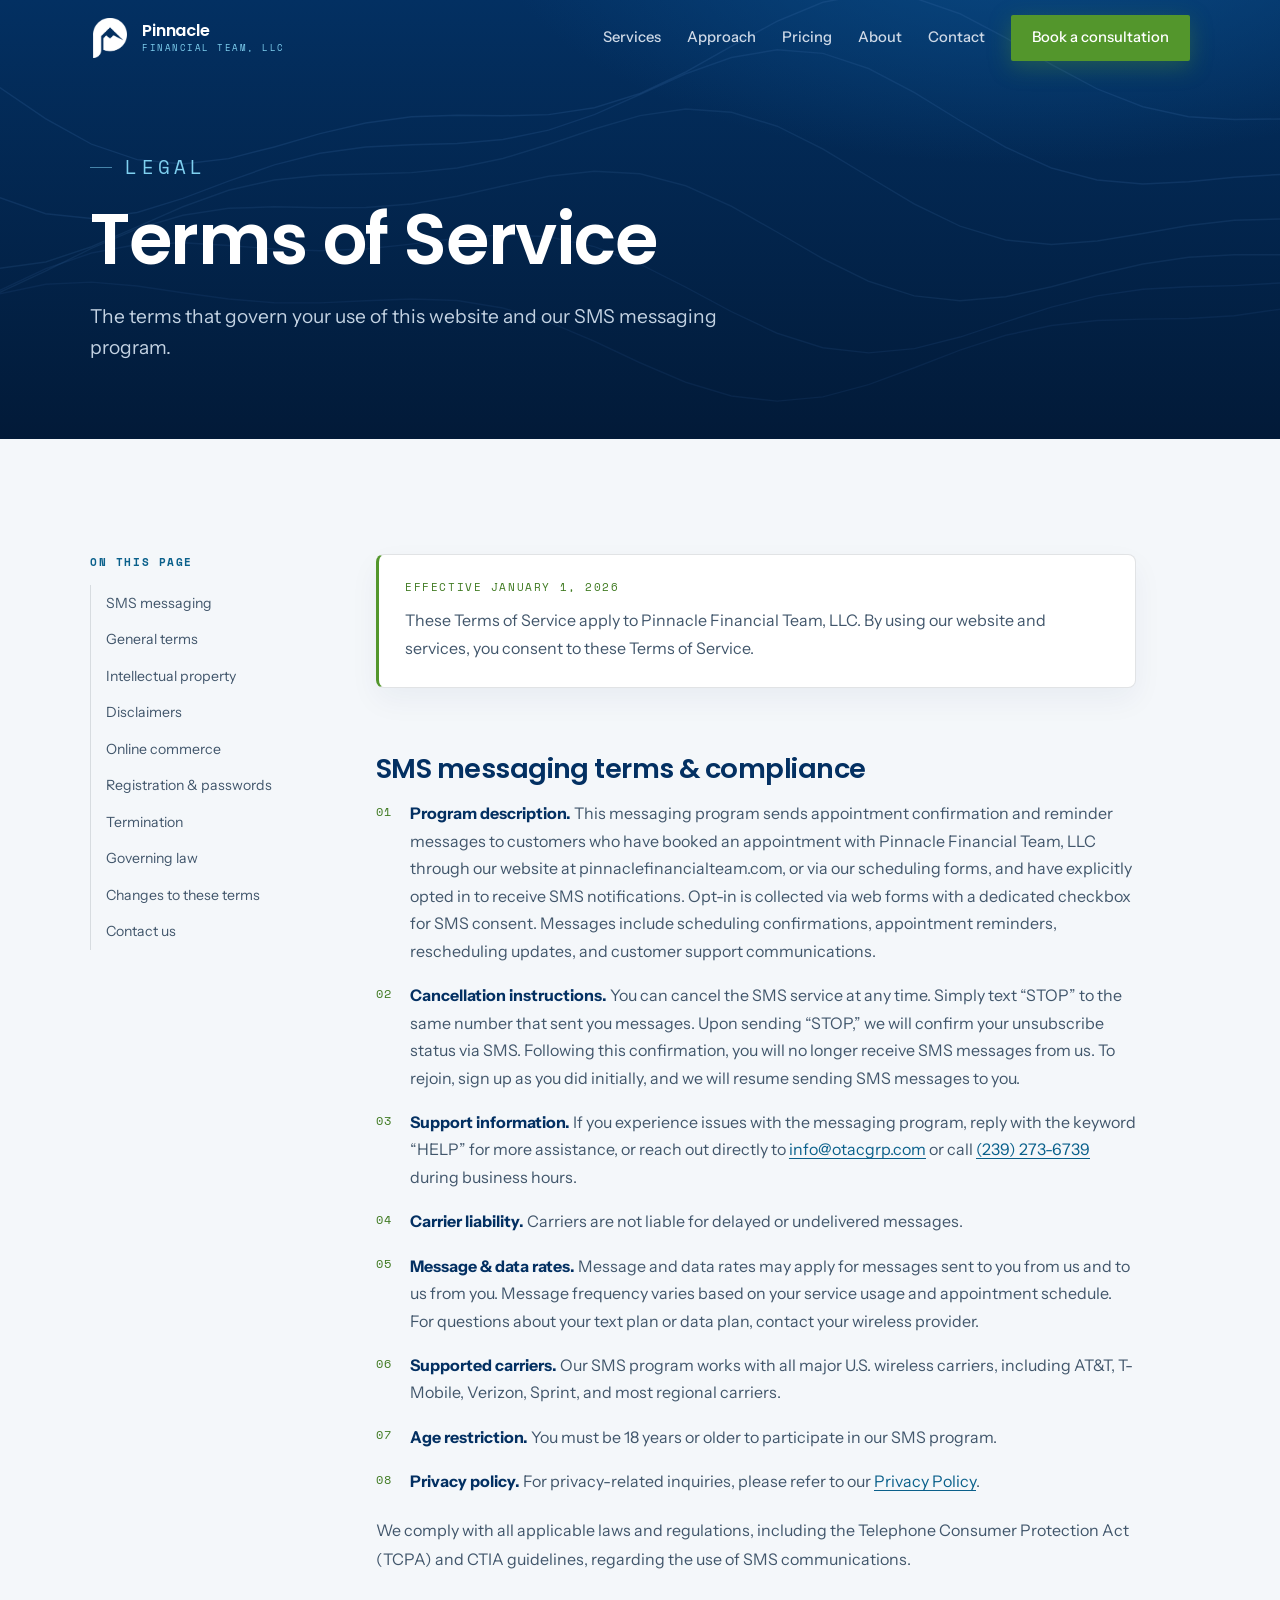
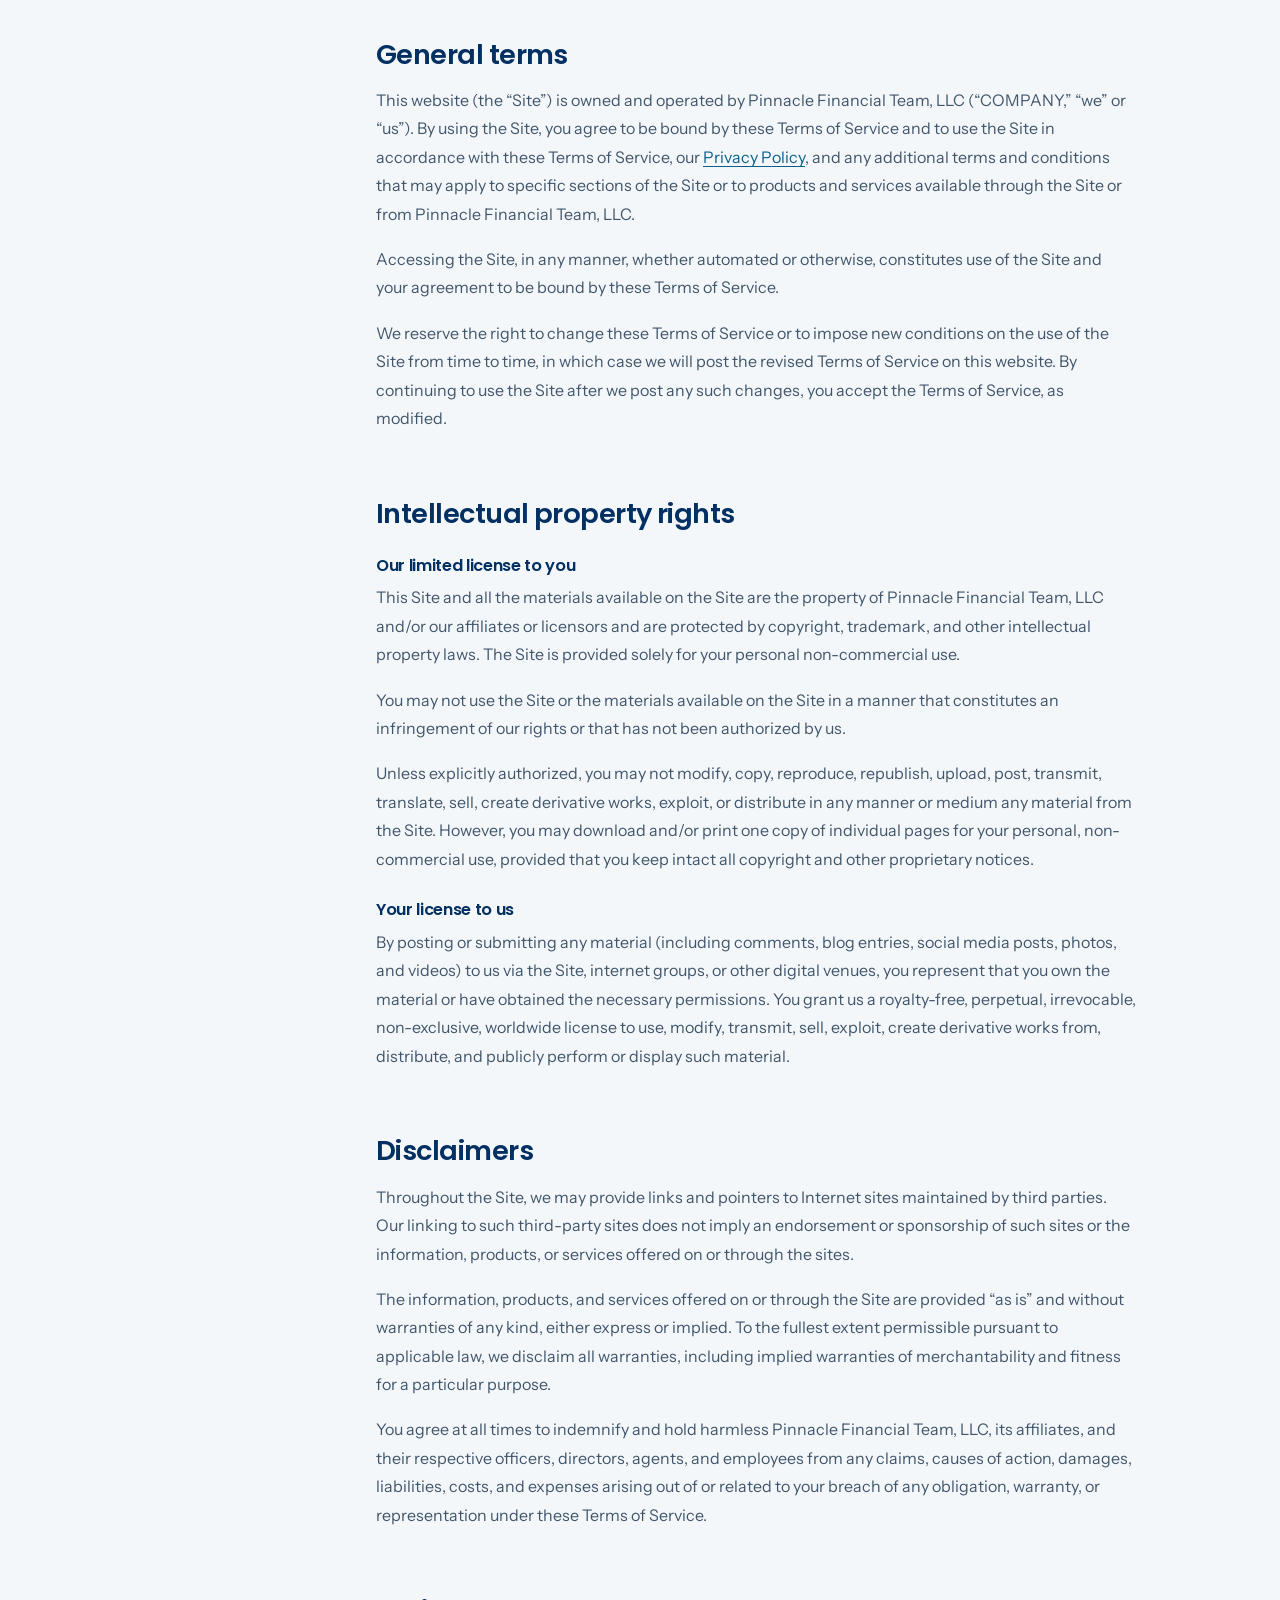
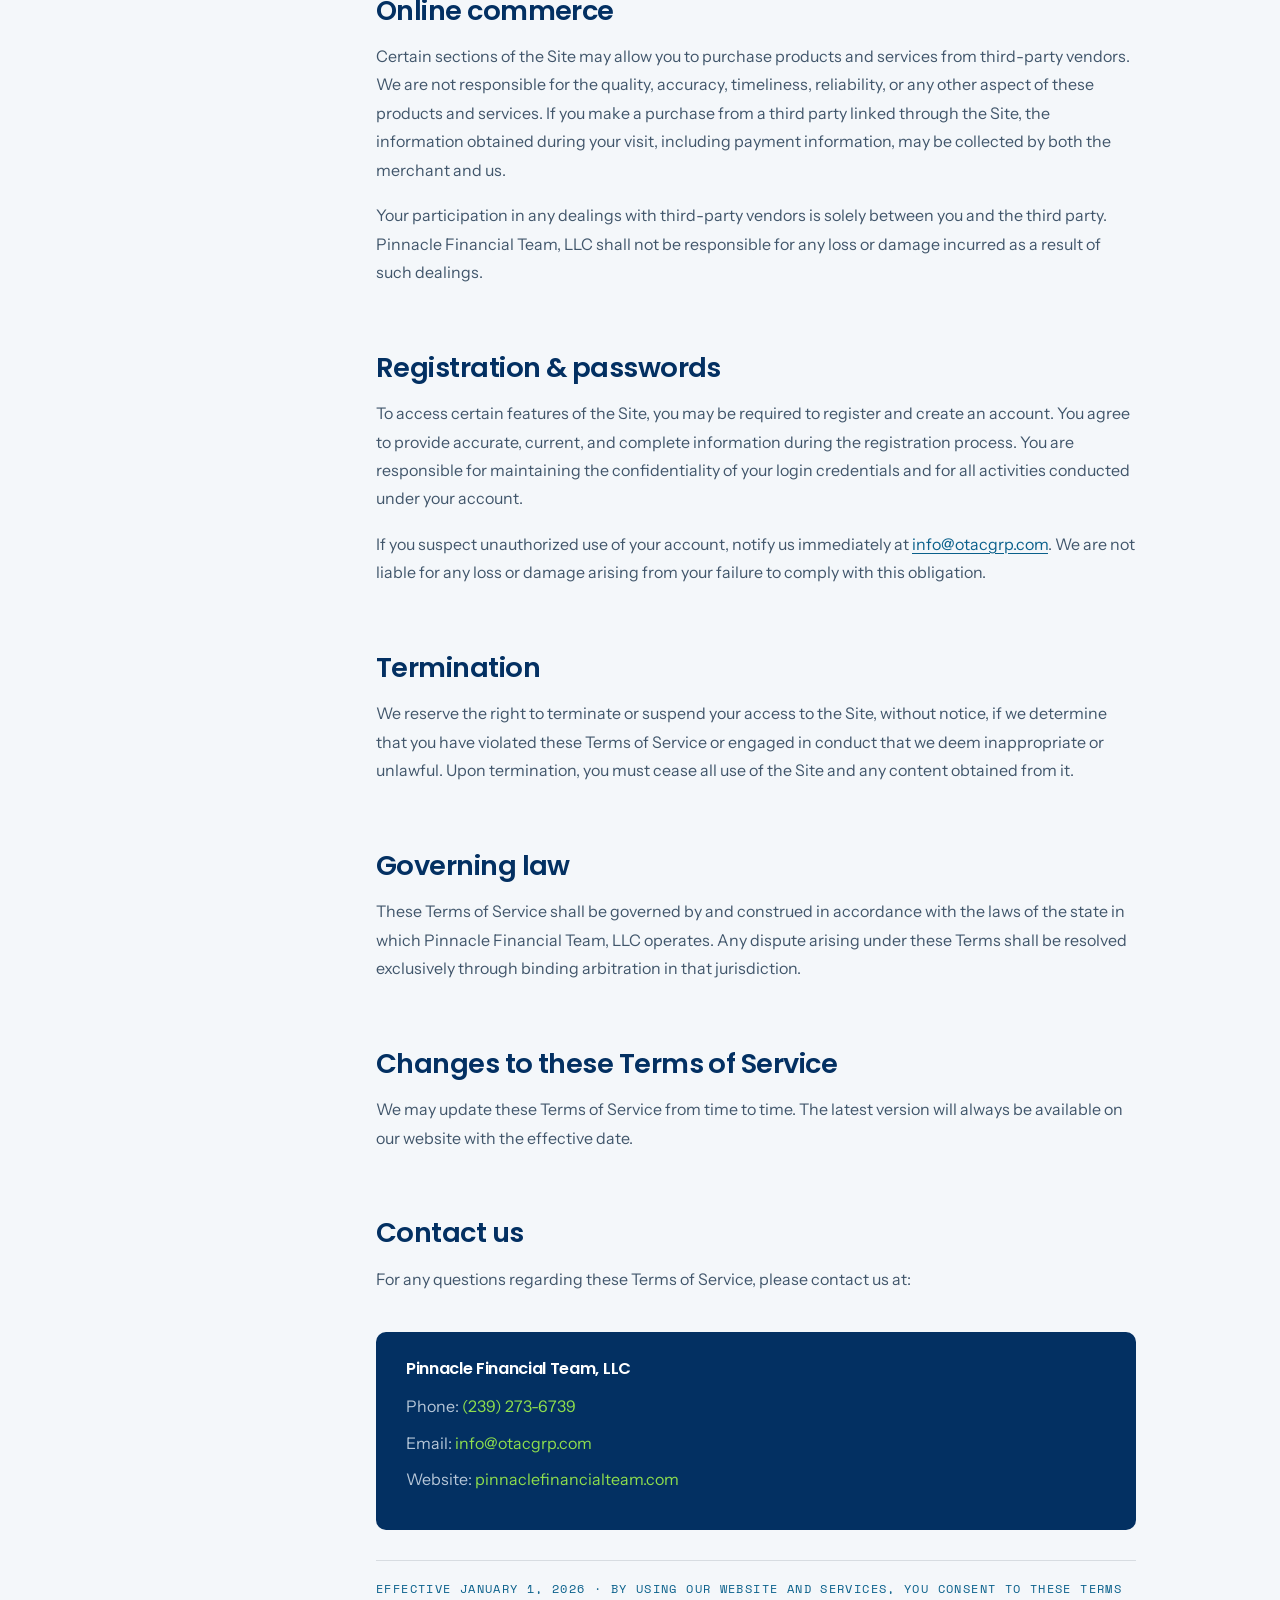
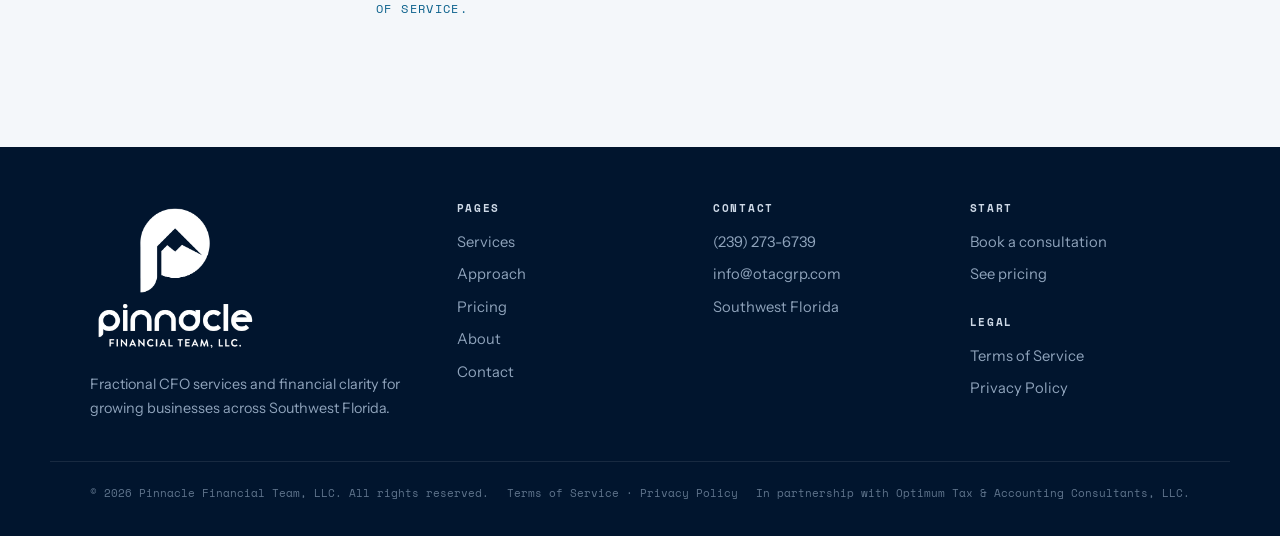
<file: terms.html>
<!DOCTYPE html><html lang="en"><head>
<meta charset="utf-8"><meta name="viewport" content="width=device-width, initial-scale=1">
<title>Terms of Service — Pinnacle Financial Team, LLC</title><meta name="description" content="Terms of Service and SMS messaging terms for Pinnacle Financial Team, LLC.">
<link rel="preconnect" href="https://fonts.googleapis.com"><link rel="preconnect" href="https://fonts.gstatic.com" crossorigin>
<link href="https://fonts.googleapis.com/css2?family=Instrument+Sans:wght@400;500;600&family=Poppins:ital,wght@0,400;0,500;0,600;0,700;1,500&family=Space+Mono:wght@400;700&display=swap" rel="stylesheet">
<style>
:root{--navy:#033062;--navy-deep:#021a38;--steel:#0a608b;--pine:#095740;--ascent:#53962c;--ascent-bright:#68b23a;--fog:#aaaaaa;--paper:#f4f7fa;--ink:#0b1b2b;--line:rgba(11,27,43,.12);--maxw:1180px}
*{box-sizing:border-box;margin:0;padding:0}
html{scroll-behavior:smooth}
body{font-family:"Instrument Sans",system-ui,sans-serif;color:var(--ink);background:var(--paper);line-height:1.6;-webkit-font-smoothing:antialiased;overflow-x:hidden}
h1,h2,h3{font-family:"Poppins",system-ui,sans-serif;font-weight:600;line-height:1.14;letter-spacing:-.02em}
a{color:inherit;text-decoration:none} img{display:block;max-width:100%}
.wrap{max-width:var(--maxw);margin-inline:auto;padding-inline:clamp(20px,5vw,40px)}
.eyebrow{font-family:"Space Mono",monospace;font-size:.72rem;letter-spacing:.22em;text-transform:uppercase;color:var(--steel)}
/* nav */
.sr-only{position:absolute;width:1px;height:1px;padding:0;margin:-1px;overflow:hidden;clip:rect(0,0,0,0);white-space:nowrap;border:0}
.nav{position:fixed;inset:0 0 auto 0;z-index:60;transition:background .3s,border-color .3s,box-shadow .3s;border-bottom:1px solid transparent}
.nav.scrolled{background:rgba(255,255,255,.9);backdrop-filter:blur(14px) saturate(1.4);border-color:rgba(3,48,98,.10);box-shadow:0 6px 26px rgba(3,48,98,.07)}
.nav-in{display:flex;align-items:center;justify-content:space-between;height:76px;max-width:var(--maxw);margin-inline:auto;padding-inline:clamp(20px,5vw,40px)}
.brand{display:flex;align-items:center;gap:12px}
.brand-mark{position:relative;width:40px;height:40px;flex:none}
.brand-mark img{position:absolute;inset:0;width:100%;height:100%;object-fit:contain;transition:opacity .3s}
.brand-mark .on-light{opacity:0}
.nav.scrolled .brand-mark .on-dark{opacity:0}
.nav.scrolled .brand-mark .on-light{opacity:1}
.brand-txt{color:#fff;font-family:"Poppins",system-ui,sans-serif;font-size:1.02rem;font-weight:600;letter-spacing:-.01em;line-height:1.15;transition:color .3s}
.brand-txt b{font-weight:600}
.brand-txt small{display:block;font-family:"Space Mono",monospace;font-weight:400;font-size:.56rem;letter-spacing:.17em;text-transform:uppercase;color:#7fd0f0;transition:color .3s;margin-top:2px}
.nav.scrolled .brand-txt{color:var(--navy)}
.nav.scrolled .brand-txt small{color:var(--steel)}
.nav-links{display:flex;align-items:center;gap:26px}
.nav-links a{color:#cdd8e6;font-size:.92rem;font-weight:500;transition:color .2s;position:relative}
.nav-links a:hover{color:#fff}
.nav-links a.active{color:#fff}
.nav-links a.active::after{content:"";position:absolute;left:0;right:0;bottom:-6px;height:2px;background:var(--ascent-bright)}
.nav.scrolled .nav-links a{color:#41566b}
.nav.scrolled .nav-links a:hover{color:var(--navy)}
.nav.scrolled .nav-links a.active{color:var(--navy)}
.nav.scrolled .nav-links a.active::after{background:var(--ascent)}
.nav-links a.btn-green,.nav.scrolled .nav-links a.btn-green{color:#fff}
.nav.scrolled .nav-links a.btn-green{box-shadow:0 6px 18px rgba(83,150,44,.25)}
.btn{display:inline-flex;align-items:center;justify-content:center;gap:.5em;font-weight:600;font-size:.92rem;padding:.72em 1.35em;border-radius:2px;border:1px solid transparent;cursor:pointer;transition:transform .15s,background .2s,box-shadow .2s}
.btn-green{background:var(--ascent);color:#fff;box-shadow:0 6px 22px rgba(83,150,44,.35)} .btn-green:hover{background:var(--ascent-bright);transform:translateY(-1px)}
.btn-ghost{background:transparent;color:#fff;border-color:rgba(255,255,255,.35)} .btn-ghost:hover{border-color:#fff}
.btn-navy{background:var(--navy);color:#fff} .btn-navy:hover{background:var(--steel)}
.nav-toggle{display:none}
/* home hero */
.hero{position:relative;min-height:100svh;display:flex;flex-direction:column;justify-content:center;align-items:center;text-align:center;background:radial-gradient(1100px 560px at 50% -8%,#0a4b86 0%,rgba(10,75,134,0) 60%),linear-gradient(180deg,var(--navy) 0%,var(--navy-deep) 68%);color:#eaf1f8;overflow:hidden;padding-top:90px}
.hero-copy{position:relative;z-index:5;max-width:820px;padding-inline:24px}
.hero .eyebrow{color:#7fd0f0;opacity:0;animation:fade .8s .1s forwards}
.hero h1{font-size:clamp(3rem,8vw,6rem);color:#fff;margin:.28em 0 .34em}
.hero h1 .w{display:inline-block;overflow:hidden;vertical-align:top}
.hero h1 .w>span{display:inline-block;transform:translateY(110%);animation:rise .9s cubic-bezier(.2,.7,.2,1) forwards}
.hero h1 .w:nth-child(1)>span{animation-delay:.15s}.hero h1 .w:nth-child(2)>span{animation-delay:.28s}.hero h1 .w:nth-child(3)>span{animation-delay:.41s}
.hero h1 em{display:block;font-style:italic;color:var(--ascent-bright);opacity:0;animation:fade .9s .6s forwards}
.hero-sub{font-size:clamp(1.05rem,1.6vw,1.28rem);color:#c3d2e2;max-width:46ch;margin:0 auto 2em;opacity:0;animation:fade .9s .8s forwards}
.hero-cta{display:flex;gap:14px;justify-content:center;flex-wrap:wrap;opacity:0;animation:fade .9s 1s forwards}
.hero-mtn{position:absolute;left:0;right:0;bottom:0;width:100%;height:66%;z-index:1}
.hero-mtn .mtn{opacity:0;transform:translateY(40px);animation:mtnUp 1.2s cubic-bezier(.2,.7,.2,1) forwards}
.hero-mtn .back{animation-delay:.2s}.hero-mtn .mid{animation-delay:.35s}.hero-mtn .front{animation-delay:.5s}
.hero-mtn .crest{stroke-dasharray:5200;stroke-dashoffset:5200;animation:draw 2.4s .8s ease forwards}
.hero-mtn .contour{stroke-dasharray:5200;stroke-dashoffset:5200;animation:draw 2.6s ease forwards}
.hero-mtn .c1{animation-delay:1s}.hero-mtn .c2{animation-delay:1.2s}.hero-mtn .c3{animation-delay:1.4s}
.summit-chip{position:absolute;z-index:6;transform:translate(-50%,-140%);opacity:0;animation:fade .8s 1.9s forwards}
.summit-chip .flag{width:11px;height:11px;border-radius:50%;background:var(--ascent-bright);box-shadow:0 0 0 4px rgba(104,178,58,.25),0 0 14px rgba(104,178,58,.7);margin:0 auto 8px}
.summit-chip .rd{background:rgba(3,26,56,.72);border:1px solid rgba(127,208,240,.35);border-radius:100px;padding:6px 14px;font-family:"Space Mono",monospace;font-size:.66rem;letter-spacing:.12em;color:#cfe6f5;white-space:nowrap;backdrop-filter:blur(4px)}
.summit-chip .rd b{color:var(--ascent-bright)}
.scroll-cue{position:absolute;bottom:22px;left:50%;transform:translateX(-50%);z-index:6;font-family:"Space Mono",monospace;font-size:.6rem;letter-spacing:.2em;color:#7f95ae;opacity:0;animation:fade 1s 2.2s forwards}
.scroll-cue span{display:block;width:1px;height:26px;background:linear-gradient(#7f95ae,transparent);margin:8px auto 0;animation:cue 2s infinite}
@keyframes fade{to{opacity:1}}@keyframes rise{to{transform:translateY(0)}}@keyframes mtnUp{to{opacity:1;transform:translateY(0)}}@keyframes draw{to{stroke-dashoffset:0}}@keyframes cue{0%,100%{opacity:.3;transform:translateY(0)}50%{opacity:1;transform:translateY(4px)}}
/* page hero (subpages) */
.page-hero{position:relative;background:radial-gradient(900px 420px at 80% -20%,#0a4b86 0%,rgba(10,75,134,0) 60%),linear-gradient(180deg,var(--navy),var(--navy-deep));color:#eaf1f8;overflow:hidden;padding:150px 0 76px}
.ph-contours{position:absolute;inset:0;width:100%;height:100%;z-index:0}
.page-hero .wrap{position:relative;z-index:2}
.page-hero .eyebrow{color:#7fd0f0}
.page-hero h1{font-size:clamp(2.6rem,6vw,4.4rem);color:#fff;margin:.24em 0 .3em;max-width:16ch}
.page-hero p{color:#c3d2e2;font-size:clamp(1.05rem,1.5vw,1.24rem);max-width:52ch}
/* sections */
.section{padding-block:clamp(72px,9vw,120px)}
.light{background:var(--paper)}.white{background:#fff}
.dark{background:var(--navy);color:#eaf1f8}.dark .sec-head h2{color:#fff}.dark .sec-head p{color:#b6c6d8}.dark .eyebrow{color:#7fd0f0}
.sec-head{max-width:660px;margin-bottom:52px}.sec-head.center{margin-inline:auto;text-align:center}
.sec-head h2{font-size:clamp(2rem,4.2vw,2.9rem);margin:.3em 0 .4em}
.sec-head p{color:#41566b;font-size:1.06rem}
/* stats */
.stats{background:var(--navy-deep);border-block:1px solid rgba(255,255,255,.06)}
.stats-in{display:grid;grid-template-columns:repeat(4,1fr);gap:1px;background:rgba(255,255,255,.06)}
.stat{background:var(--navy-deep);padding:34px 26px;text-align:center}
.stat-v{display:block;font-family:"Poppins",sans-serif;font-weight:600;font-size:clamp(2.2rem,4vw,3rem);color:#fff}.stat-v span{color:var(--ascent-bright)}
.stat-l{font-family:"Space Mono",monospace;font-size:.68rem;letter-spacing:.12em;text-transform:uppercase;color:#7f95ae;margin-top:6px;display:block}
/* teasers (home) */
.teaser-grid{display:grid;grid-template-columns:repeat(3,1fr);gap:1px;background:var(--line);border:1px solid var(--line)}
.tz{background:var(--paper);padding:30px 26px;transition:background .25s}.tz:hover{background:#fff}
.tz .n{font-family:"Space Mono",monospace;font-size:.7rem;color:var(--ascent);letter-spacing:.12em}
.tz h3{font-size:1.3rem;color:var(--navy);margin:.4em 0 .3em}.tz p{color:#41566b;font-size:.95rem}
.more{display:inline-flex;align-items:center;gap:.5em;margin-top:34px;font-family:"Space Mono",monospace;font-size:.8rem;letter-spacing:.06em;color:var(--navy);text-transform:uppercase}
.more:hover{color:var(--ascent)} .more .arw{transition:transform .2s}.more:hover .arw{transform:translateX(4px)}
.center-more{text-align:center}
/* mini ascent (home) */
.mini-ascent{display:grid;grid-template-columns:repeat(4,1fr);gap:20px;position:relative;margin-top:20px}
.mini-ascent::before{content:"";position:absolute;left:6%;right:6%;top:9px;height:2px;background:linear-gradient(90deg,rgba(10,96,139,.3),rgba(83,150,44,.7))}
.mz{position:relative;padding-top:34px}.mz .dot{position:absolute;top:3px;left:0;width:13px;height:13px;border-radius:50%;background:var(--ascent);box-shadow:0 0 0 4px var(--paper)}
.mz .num{font-family:"Space Mono",monospace;font-size:.72rem;color:var(--steel)}.mz h4{font-family:"Poppins",sans-serif;font-weight:600;font-size:1.25rem;color:var(--navy);margin:.1em 0 .3em}.mz p{color:#41566b;font-size:.9rem}
/* services deep */
.svc-detail{display:grid;grid-template-columns:repeat(2,1fr);gap:26px}
.svc-card{background:#fff;border:1px solid var(--line);border-radius:8px;padding:32px 30px;transition:transform .25s,box-shadow .25s}
.svc-card:hover{transform:translateY(-4px);box-shadow:0 22px 50px rgba(3,48,98,.1)}
.svc-card .tag{font-family:"Space Mono",monospace;font-size:.68rem;letter-spacing:.14em;text-transform:uppercase;color:var(--ascent)}
.svc-card h3{font-size:1.5rem;color:var(--navy);margin:.4em 0 .4em}.svc-card>p{color:#41566b;margin-bottom:1.1em}
.svc-card ul{list-style:none;margin-bottom:1.1em}
.svc-card li{position:relative;padding-left:22px;font-size:.92rem;color:#33475b;margin-bottom:8px}
.svc-card li::before{content:"";position:absolute;left:0;top:.5em;width:8px;height:8px;border-left:2px solid var(--ascent);border-bottom:2px solid var(--ascent);transform:rotate(-45deg) translateY(-2px)}
.svc-best{font-family:"Space Mono",monospace;font-size:.72rem;letter-spacing:.03em;color:var(--steel);border-top:1px solid var(--line);padding-top:14px}
.svc-best b{color:var(--navy)}
/* deliver strip */
.deliver{display:grid;grid-template-columns:repeat(4,1fr);gap:22px}
.dl{border-top:2px solid var(--pine);padding-top:18px}.dl .k{font-family:"Space Mono",monospace;font-size:.66rem;letter-spacing:.12em;text-transform:uppercase;color:var(--pine)}
.dl h4{font-family:"Poppins",sans-serif;font-weight:600;font-size:1.15rem;color:var(--navy);margin:.3em 0 .3em}.dl p{color:#41566b;font-size:.9rem}
/* approach phases */
.phases{display:grid;gap:1px;background:rgba(255,255,255,.12);border:1px solid rgba(255,255,255,.12);border-radius:8px;overflow:hidden}
.phase{background:var(--navy);padding:34px 34px;display:grid;grid-template-columns:210px 1fr auto;gap:30px;align-items:start}
.phase .lead{display:flex;flex-direction:column;gap:6px}
.phase .num{font-family:"Space Mono",monospace;color:var(--ascent-bright);font-size:.8rem;letter-spacing:.1em}
.phase .alt{font-family:"Poppins",sans-serif;font-weight:500;font-size:1.7rem;color:#fff}
.phase h3{font-family:"Instrument Sans",sans-serif;font-weight:600;font-size:1.1rem;color:#dfe9f3;margin-bottom:.4em}
.phase p{color:#a9bccf;font-size:.96rem;max-width:52ch}
.phase ul{list-style:none;min-width:200px}
.phase li{font-family:"Space Mono",monospace;font-size:.72rem;color:#9fb4c9;padding:5px 0;border-bottom:1px dashed rgba(255,255,255,.12)}
/* 30-60-90 */
.timeline{display:grid;grid-template-columns:repeat(3,1fr);gap:24px}
.tl{background:#fff;border:1px solid var(--line);border-radius:8px;padding:30px 28px}
.tl .d{font-family:"Space Mono",monospace;font-size:.72rem;letter-spacing:.12em;color:var(--ascent)}
.tl h3{font-size:1.4rem;color:var(--navy);margin:.3em 0 .5em}.tl p{color:#41566b;font-size:.95rem}
/* cadence */
.cadence{display:grid;grid-template-columns:repeat(3,1fr);gap:24px}
.cad{border-left:3px solid var(--ascent);padding:6px 0 6px 22px}
.cad .k{font-family:"Space Mono",monospace;font-size:.7rem;letter-spacing:.13em;text-transform:uppercase;color:var(--steel)}
.cad h4{font-family:"Poppins",sans-serif;font-weight:600;font-size:1.3rem;color:var(--navy);margin:.2em 0 .4em}.cad p{color:#41566b;font-size:.94rem}
/* pricing interactive */
.rev-ask{text-align:center;font-family:"Space Mono",monospace;font-size:.74rem;letter-spacing:.16em;text-transform:uppercase;color:var(--steel);margin-bottom:16px}
.rev-btns{display:flex;justify-content:center;flex-wrap:wrap;gap:10px;margin-bottom:40px}
.rev-btn{font:inherit;font-size:.9rem;font-weight:500;padding:.6em 1.25em;border-radius:100px;border:1px solid var(--line);background:#fff;color:var(--navy);cursor:pointer;transition:.2s}
.rev-btn:hover{border-color:var(--steel)}.rev-btn.active{background:var(--navy);color:#fff;border-color:var(--navy)}
.price-mtn{position:relative;max-width:960px;margin:0 auto 46px}
.price-mtn svg{width:100%;height:auto;display:block;overflow:visible}
.pcrest{fill:none;stroke:#0a608b;stroke-width:2.4;stroke-dasharray:2200;stroke-dashoffset:2200;transition:stroke-dashoffset 1.8s ease}
.price-mtn.drawn .pcrest{stroke-dashoffset:0}
.pcamp-dot{fill:#fff;stroke:var(--steel);stroke-width:3;cursor:pointer;transition:.3s}
.pcamp.on .pcamp-dot{fill:var(--ascent);stroke:var(--ascent-bright);r:9}
.pcamp-lbl{font-family:"Space Mono",monospace;font-size:15px;fill:#41566b;letter-spacing:1px;transition:.3s}
.pcamp.on .pcamp-lbl{fill:var(--navy);font-weight:700}
.climber{position:absolute;width:20px;height:20px;transform:translate(-50%,-50%);transition:left .6s cubic-bezier(.34,1.2,.4,1),top .6s cubic-bezier(.34,1.2,.4,1);pointer-events:none;z-index:3}
.climber::before{content:"";position:absolute;inset:0;border-radius:50% 50% 50% 0;transform:rotate(-45deg);background:var(--ascent);box-shadow:0 6px 16px rgba(83,150,44,.5)}
.climber::after{content:"";position:absolute;width:7px;height:7px;background:#fff;border-radius:50%;left:50%;top:44%;transform:translate(-50%,-50%)}
.tiers{display:grid;grid-template-columns:repeat(4,1fr);gap:18px}
.tier{background:#fff;border:1px solid var(--line);border-radius:8px;padding:26px 22px 28px;position:relative;cursor:pointer;transition:transform .3s,box-shadow .3s,border-color .3s,opacity .3s}
.tier.dim{opacity:.55}.tier.focus{transform:translateY(-8px);box-shadow:0 26px 60px rgba(3,48,98,.18);border-color:var(--ascent);opacity:1}
.tier-top{display:flex;align-items:center;justify-content:space-between;margin-bottom:6px}
.tier-alt{font-family:"Space Mono",monospace;font-size:.66rem;letter-spacing:.2em;color:var(--steel)}.tier.focus .tier-alt{color:var(--ascent)}
.tier-ribbon{background:var(--ascent);color:#fff;font-family:"Space Mono",monospace;font-size:.56rem;letter-spacing:.1em;text-transform:uppercase;padding:3px 9px;border-radius:2px}
.tier-name{font-family:"Poppins",sans-serif;font-weight:600;font-size:1.3rem;color:var(--navy);display:block;margin-bottom:14px}
.tier-price{display:flex;align-items:baseline;gap:1px;margin-bottom:2px}
.tier-cur{font-family:"Poppins",sans-serif;font-weight:600;font-size:1.3rem;color:var(--ink)}.tier-amt{font-family:"Poppins",sans-serif;font-weight:600;font-size:2.2rem;color:var(--ink)}
.tier-per{font-family:"Space Mono",monospace;font-size:.78rem;color:var(--fog);margin-left:3px}
.tier-rev{font-family:"Space Mono",monospace;font-size:.7rem;color:var(--steel);margin-bottom:18px}
.tier-feats{list-style:none;margin-bottom:22px}
.tier-feats li{position:relative;padding-left:20px;font-size:.88rem;color:#41566b;margin-bottom:8px}
.tier-feats li::before{content:"";position:absolute;left:0;top:.5em;width:8px;height:8px;border-left:2px solid var(--ascent);border-bottom:2px solid var(--ascent);transform:rotate(-45deg) translateY(-2px)}
.tier-cta{display:block;text-align:center;font-weight:600;font-size:.88rem;padding:.68em;border:1px solid var(--navy);border-radius:2px;color:var(--navy);transition:.2s}
.tier-cta:hover{background:var(--navy);color:#fff}.tier.focus .tier-cta{background:var(--ascent);border-color:var(--ascent);color:#fff}
.addon{margin-top:30px;text-align:center;font-family:"Space Mono",monospace;font-size:.8rem;color:#41566b}.addon b{color:var(--navy)}
/* matrix */
.matrix-wrap{overflow-x:auto}
.matrix{width:100%;border-collapse:collapse;min-width:680px}
.matrix th,.matrix td{padding:15px 16px;text-align:center;border-bottom:1px solid var(--line);font-size:.92rem}
.matrix thead th{font-family:"Poppins",sans-serif;font-weight:600;font-size:1.05rem;color:var(--navy);border-bottom:2px solid var(--navy)}
.matrix thead th.rec{color:var(--ascent)}
.matrix tbody th{text-align:left;font-weight:500;color:#33475b;font-family:"Instrument Sans",sans-serif}
.matrix td.yes{color:var(--ascent);font-weight:700}.matrix td.no{color:var(--fog)}
.matrix .col-rec{background:rgba(83,150,44,.06)}
/* faq */
.faq{max-width:820px;margin-inline:auto}
.qa{border-bottom:1px solid var(--line)}
.qa button{width:100%;text-align:left;background:none;border:0;cursor:pointer;font:inherit;padding:22px 2px;display:flex;justify-content:space-between;align-items:center;gap:20px;color:var(--navy);font-family:"Poppins",sans-serif;font-weight:500;font-size:1.15rem}
.qa .ic{flex:none;width:22px;height:22px;position:relative}
.qa .ic::before,.qa .ic::after{content:"";position:absolute;background:var(--ascent);border-radius:2px;left:50%;top:50%;transition:transform .25s}
.qa .ic::before{width:14px;height:2px;transform:translate(-50%,-50%)}.qa .ic::after{width:2px;height:14px;transform:translate(-50%,-50%)}
.qa.open .ic::after{transform:translate(-50%,-50%) scaleY(0)}
.qa .ans{max-height:0;overflow:hidden;transition:max-height .3s ease}
.qa .ans p{color:#41566b;padding:0 2px 22px;font-size:.98rem}
.qa.open .ans{max-height:260px}
/* values / industries / serve */
.values-grid{display:grid;grid-template-columns:repeat(2,1fr);gap:30px}
.val{border-top:2px solid var(--pine);padding-top:20px}.val .n{font-family:"Space Mono",monospace;font-size:.72rem;color:var(--pine)}
.val h3{font-size:1.35rem;color:var(--navy);margin:.25em 0 .35em}.val p{color:#41566b;font-size:.98rem}
.serve-grid{display:grid;grid-template-columns:1.1fr 1fr;gap:56px;align-items:center}
.serve-copy h2{font-size:clamp(1.9rem,3.5vw,2.5rem);color:var(--navy);margin-bottom:.5em}.serve-copy p{color:#41566b;margin-bottom:1em}
.chips{display:flex;flex-wrap:wrap;gap:12px;list-style:none}
.chip{border:1px solid var(--line);background:#fff;border-radius:100px;padding:.6em 1.15em;font-size:.92rem;color:var(--navy)}
/* about story */
.story{display:grid;grid-template-columns:1fr 1fr;gap:56px;align-items:start}
.story .lede{font-family:"Poppins",sans-serif;font-weight:500;font-size:clamp(1.4rem,2.4vw,1.9rem);color:var(--navy);line-height:1.3}
.story p{color:#41566b;margin-bottom:1em}
.partner{background:linear-gradient(160deg,var(--navy),var(--navy-deep));color:#eaf1f8;border-radius:10px;padding:40px 38px}
.partner .eyebrow{color:var(--ascent-bright)}.partner h3{color:#fff;font-size:1.6rem;margin:.4em 0 .5em}.partner p{color:#b9c9db}
/* expect steps */
.expect{display:grid;grid-template-columns:repeat(4,1fr);gap:22px;position:relative}
.ex{padding-top:8px}.ex .num{font-family:"Space Mono",monospace;font-size:1.4rem;color:var(--ascent);display:block;margin-bottom:.3em}
.ex h4{font-family:"Poppins",sans-serif;font-weight:600;font-size:1.2rem;color:var(--navy);margin-bottom:.3em}.ex p{color:#41566b;font-size:.92rem}
/* contact */
.contact-in{display:grid;grid-template-columns:1fr 1fr;gap:56px}
.contact-copy .line{font-family:"Space Mono",monospace;font-size:.94rem;color:var(--navy);margin-bottom:.8em}.contact-copy .line span{color:var(--steel)}
.contact-copy p{color:#41566b;margin-bottom:1.2em;max-width:42ch}
.form{display:grid;gap:16px;background:#fff;border:1px solid var(--line);border-radius:10px;padding:32px}
.frow{display:grid;grid-template-columns:1fr 1fr;gap:16px}
.field label{display:block;font-family:"Space Mono",monospace;font-size:.66rem;letter-spacing:.13em;text-transform:uppercase;color:var(--steel);margin-bottom:7px}
.field input,.field textarea,.field select{width:100%;background:var(--paper);border:1px solid var(--line);border-radius:4px;padding:.75em .85em;color:var(--ink);font:inherit;font-size:.95rem;transition:border-color .2s}
.field input:focus,.field textarea:focus,.field select:focus{outline:none;border-color:var(--ascent)}
.field textarea{resize:vertical;min-height:110px}
/* cta band */
.cta{position:relative;background:linear-gradient(160deg,var(--pine),var(--navy));color:#fff;overflow:hidden;text-align:center}
.cta-in{position:relative;z-index:2;padding-block:clamp(60px,8vw,96px)}
.cta h2{font-size:clamp(2rem,4.5vw,3.3rem);color:#fff;margin-bottom:.4em}.cta p{color:#cfe0d6;max-width:46ch;margin:0 auto 2em}
/* footer */
.footer{background:#01152e;color:#8fa3bb;padding-block:52px 34px}
.footer-in{display:grid;grid-template-columns:1.5fr 1fr 1fr 1fr;gap:36px;align-items:start}
.footer img{width:170px;margin-bottom:16px}.footer .tag{max-width:32ch;font-size:.9rem;line-height:1.7}
.footer h4{color:#cdd8e6;font-family:"Space Mono",monospace;font-size:.7rem;letter-spacing:.15em;text-transform:uppercase;margin-bottom:14px}
.footer ul{list-style:none}.footer li{margin-bottom:9px;font-size:.92rem}.footer a:hover{color:#fff}
.footer-bar{border-top:1px solid rgba(255,255,255,.09);margin-top:40px;padding-top:22px;display:flex;justify-content:space-between;flex-wrap:wrap;gap:12px;font-family:"Space Mono",monospace;font-size:.7rem;color:#5f748c}
/* reveal */
.reveal{opacity:0;transform:translateY(24px);transition:opacity .7s ease var(--d,0ms),transform .7s ease var(--d,0ms)}
.reveal.in{opacity:1;transform:none}
/* responsive */
@media(max-width:940px){
 .nav-links{position:fixed;inset:76px 0 auto 0;flex-direction:column;align-items:flex-start;background:#fff;padding:24px;gap:18px;transform:translateY(-140%);transition:transform .3s;border-bottom:1px solid rgba(3,48,98,.10);box-shadow:0 18px 40px rgba(3,48,98,.12)}
 .nav-links a,.nav.scrolled .nav-links a{color:var(--navy)}
 .nav-links a.btn-green,.nav.scrolled .nav-links a.btn-green{color:#fff}
 .nav-links.open{transform:none}.nav-links a.active::after{display:none}
 .nav-toggle{display:inline-flex;flex-direction:column;gap:5px;background:none;border:0;cursor:pointer;padding:6px}
 .nav-toggle span{width:24px;height:2px;background:#fff;display:block;transition:background .3s}
 .nav.scrolled .nav-toggle span{background:var(--navy)}
 .teaser-grid,.svc-detail,.values-grid,.story,.contact-in{grid-template-columns:1fr}
 .mini-ascent,.deliver,.timeline,.cadence,.expect,.tiers,.serve-grid{grid-template-columns:1fr 1fr}
 .mini-ascent::before{display:none}
 .stats-in,.footer-in{grid-template-columns:1fr 1fr}
 .phase{grid-template-columns:1fr;gap:16px}.phase ul{min-width:0}
}
@media(max-width:560px){
 .tiers,.footer-in,.stats-in,.deliver,.timeline,.cadence,.expect,.serve-grid,.frow{grid-template-columns:1fr}
}
@media(prefers-reduced-motion:reduce){
 *{animation:none !important;transition:none !important}
 .reveal{opacity:1 !important;transform:none !important}
 .hero *{opacity:1 !important;transform:none !important}
 .hero-mtn .mtn,.hero-mtn .crest,.hero-mtn .contour,.pcrest{opacity:1 !important;transform:none !important;stroke-dashoffset:0 !important}
}

/* ================= v2 upgrade layer ================= */
:root{--lime:#8ede4d;--lime-dim:rgba(142,222,77,.55);--ascent-deep:#3f7a21}
html{scroll-behavior:smooth}
:focus-visible{outline:2px solid var(--ascent-bright);outline-offset:3px;border-radius:2px}

/* reveal rebuilt as an animation so hover transforms stay free afterwards */
.reveal{opacity:0;transform:translateY(24px);transition:none}
.reveal.in{opacity:1;transform:none;animation:revealIn .75s cubic-bezier(.2,.7,.2,1) var(--d,0ms) backwards}
@keyframes revealIn{from{opacity:0;transform:translateY(24px)}to{opacity:1;transform:none}}

/* small green labels on light backgrounds: deepen for legibility */
.tz .n,.svc-card .tag,.ex .num{color:var(--ascent-deep)}

/* nav scroll progress */
.nav-prog{position:absolute;left:0;right:0;bottom:-1px;height:2px;overflow:hidden;pointer-events:none}
.nav-prog i{display:block;height:100%;width:100%;transform:scaleX(0);transform-origin:left;background:linear-gradient(90deg,var(--steel),var(--ascent-bright));opacity:0;transition:opacity .3s}
.nav.scrolled .nav-prog i{opacity:1}

/* ============ dark sections: contrast repair ============ */
.dark .mz h4{color:#fff;transition:color .45s,text-shadow .45s}
.dark .mz p{color:#a9bed3;transition:color .45s}
.dark .mz .num{color:#7fd0f0;transition:color .45s}
.dark .mz{transition:transform .45s cubic-bezier(.2,.7,.2,1)}

/* ascent rail + travelling light */
.dark .mini-ascent::before{background:linear-gradient(90deg,rgba(127,208,240,.28),rgba(142,222,77,.6));height:1px;top:10px}
.dark .mini-ascent::after{content:"";position:absolute;left:6%;top:9px;width:84px;height:3px;border-radius:3px;background:linear-gradient(90deg,rgba(142,222,77,0),var(--lime),rgba(142,222,77,0));filter:blur(1px);animation:railTrail 8s linear infinite}
@keyframes railTrail{0%{margin-left:0;opacity:0}6%{opacity:.95}90%{opacity:.95}100%{margin-left:calc(88% - 84px);opacity:0}}

/* ascent dots: idle state, then highlighted one by one */
.dark .mz .dot{background:#0c355c;border:2px solid rgba(142,222,77,.4);box-shadow:none;transition:background .45s,border-color .45s,transform .45s,box-shadow .45s}
.dark .mz.active .dot{background:var(--lime);border-color:var(--lime);transform:scale(1.22);box-shadow:0 0 0 6px rgba(142,222,77,.13),0 0 26px 5px var(--lime-dim)}
.dark .mz.active .dot::after{content:"";position:absolute;inset:-7px;border-radius:50%;border:1px solid rgba(142,222,77,.65);animation:dotPing 1.9s ease-out infinite}
@keyframes dotPing{0%{transform:scale(.65);opacity:.85}100%{transform:scale(2.1);opacity:0}}
.dark .mz.active{transform:translateY(-4px)}
.dark .mz.active h4{color:var(--lime);text-shadow:0 0 22px rgba(142,222,77,.35)}
.dark .mz.active .num{color:#fff}
.dark .mz.active p{color:#dce8f4}

/* deliverables strip on navy: glass cards, bright rule */
.dark .deliver{gap:20px}
.dark .dl{position:relative;border-top:0;padding:24px 22px 26px;border-radius:8px;background:linear-gradient(180deg,rgba(255,255,255,.055),rgba(255,255,255,.015));border:1px solid rgba(255,255,255,.10);overflow:hidden;transition:transform .4s cubic-bezier(.2,.7,.2,1),border-color .4s,background .4s,box-shadow .4s}
.dark .dl::before{content:"";position:absolute;left:0;top:0;height:2px;width:100%;background:linear-gradient(90deg,var(--lime),rgba(142,222,77,.05));transform:scaleX(.4);transform-origin:left;transition:transform .55s cubic-bezier(.2,.7,.2,1)}
.dark .dl .k{color:var(--lime);text-shadow:0 0 18px rgba(142,222,77,.3)}
.dark .dl h4{color:#fff;font-size:1.2rem}
.dark .dl p{color:#aec3d7}
.dark .dl:hover{transform:translateY(-6px);border-color:rgba(142,222,77,.38);background:linear-gradient(180deg,rgba(142,222,77,.09),rgba(255,255,255,.02));box-shadow:0 26px 50px rgba(0,0,0,.28)}
.dark .dl:hover::before{transform:scaleX(1)}

/* ============ pricing by elevation (home) ============ */
.elev{position:relative;display:grid;grid-template-columns:repeat(4,1fr);gap:18px;align-items:end;margin-top:18px;padding-top:96px}
.elev-ridge{position:absolute;left:0;right:0;top:0;height:100%;width:100%;pointer-events:none}
.elev-ridge .ridge-line{fill:none;stroke:rgba(10,96,139,.32);stroke-width:2;stroke-linecap:round;stroke-dasharray:1800;stroke-dashoffset:1800;transition:stroke-dashoffset 2.4s cubic-bezier(.3,.7,.3,1) .15s}
.elev.in .elev-ridge .ridge-line{stroke-dashoffset:0}
.elev-card{position:relative;background:#fff;border:1px solid var(--line);border-radius:10px;padding:22px 22px 24px;margin-bottom:calc(var(--i,0) * 30px);box-shadow:0 12px 30px rgba(3,48,98,.055);transition:transform .45s cubic-bezier(.2,.7,.2,1),box-shadow .45s,border-color .45s}
.elev-top{display:flex;align-items:center;justify-content:space-between;gap:10px;margin-bottom:12px;min-height:20px}
.elev-idx{font-family:"Space Mono",monospace;font-size:.64rem;letter-spacing:.2em;color:var(--fog)}
.elev-ribbon{font-family:"Space Mono",monospace;font-size:.55rem;letter-spacing:.1em;text-transform:uppercase;background:var(--ascent);color:#fff;padding:3px 9px;border-radius:100px}
.elev-card h4{font-family:"Poppins",sans-serif;font-weight:600;font-size:1.22rem;color:var(--navy);line-height:1.2}
.elev-price{font-family:"Poppins",sans-serif;font-weight:600;font-size:1.9rem;color:var(--ink);line-height:1.1;margin:.28em 0 .18em;letter-spacing:-.02em}
.elev-price .cur{font-size:1.1rem;vertical-align:.42em;margin-right:1px}
.elev-price .per{font-family:"Space Mono",monospace;font-size:.72rem;color:#7c8a99;margin-left:3px;letter-spacing:0}
.elev-band{font-family:"Space Mono",monospace;font-size:.7rem;color:var(--steel);letter-spacing:.02em}
.elev-meter{margin-top:16px;height:4px;border-radius:4px;background:rgba(3,48,98,.09);overflow:hidden}
.elev-meter i{display:block;height:100%;width:0;border-radius:4px;background:linear-gradient(90deg,var(--steel),var(--ascent-bright));transition:width 1.5s cubic-bezier(.2,.7,.2,1) .45s}
.elev-card.in .elev-meter i{width:var(--w,50%)}
.elev-card.feat{border-color:rgba(83,150,44,.55);box-shadow:0 22px 54px rgba(83,150,44,.15)}
.elev-card.feat::before{content:"";position:absolute;inset:-1px;border-radius:11px;pointer-events:none;animation:featPulse 3s ease-in-out infinite}
@keyframes featPulse{0%,100%{box-shadow:0 0 0 0 rgba(83,150,44,.26)}55%{box-shadow:0 0 0 12px rgba(83,150,44,0)}}
.elev-card:hover{transform:translateY(-9px);box-shadow:0 34px 64px rgba(3,48,98,.15);border-color:rgba(83,150,44,.5)}
.elev-foot{text-align:center;margin-top:34px;font-family:"Space Mono",monospace;font-size:.74rem;letter-spacing:.05em;color:var(--steel)}
.elev-ridge .ridge-fill{fill:url(#ridgeFade);stroke:none;opacity:0;transition:opacity 1.2s ease .5s}
.elev.in .elev-ridge .ridge-fill{opacity:1}
.elev-ridge .ridge-line{stroke:rgba(10,96,139,.34)}

/* ============ premium polish ============ */
.tz{transition:background .3s,transform .35s cubic-bezier(.2,.7,.2,1),box-shadow .35s}
.svc-card,.val,.ex,.cad{transition:transform .4s cubic-bezier(.2,.7,.2,1),box-shadow .4s,border-color .4s}
.tz:hover{transform:translateY(-4px);box-shadow:0 22px 44px rgba(3,48,98,.10);z-index:2}
.svc-card:hover,.cad:hover{transform:translateY(-5px);box-shadow:0 26px 52px rgba(3,48,98,.10)}
.btn{position:relative;overflow:hidden}
.btn::after{content:"";position:absolute;top:0;left:-120%;width:60%;height:100%;background:linear-gradient(100deg,transparent,rgba(255,255,255,.28),transparent);transform:skewX(-18deg);transition:left .6s ease}
.btn:hover::after{left:140%}
.cta{position:relative}
.cta::after{content:"";position:absolute;left:50%;top:-20%;width:min(720px,90%);height:120%;transform:translateX(-50%);background:radial-gradient(closest-side,rgba(104,178,58,.20),transparent 70%);pointer-events:none}
.cta .wrap{position:relative;z-index:2}
.eyebrow{display:inline-flex;align-items:center;gap:.7em}
.eyebrow::before{content:"";width:22px;height:1px;background:currentColor;opacity:.55}
.sec-head.center .eyebrow{justify-content:center}

@media(max-width:940px){
 .elev{grid-template-columns:1fr 1fr;padding-top:40px}
 .elev-card{margin-bottom:0}
 .elev-ridge{display:none}
 .dark .mini-ascent::after{display:none}
}
@media(max-width:560px){
 .elev{grid-template-columns:1fr}
}
@media(prefers-reduced-motion:reduce){
 html{scroll-behavior:auto}
 .reveal.in{animation:none}
 .dark .mini-ascent::after,.dark .mz.active .dot::after,.elev-card.feat::before{display:none;animation:none}
 .elev-ridge .ridge-line{transition:none;stroke-dashoffset:0}
 .elev-ridge .ridge-fill{transition:none;opacity:1}
 .elev-meter i{transition:none}
 .btn::after{display:none}
}

/* ============ legal pages ============ */
.legal-wrap{display:grid;grid-template-columns:230px 1fr;gap:56px;align-items:start}
.legal-toc{position:sticky;top:104px}
.legal-toc h4{font-family:"Space Mono",monospace;font-size:.66rem;letter-spacing:.15em;text-transform:uppercase;color:var(--steel);margin-bottom:14px}
.legal-toc ul{list-style:none;border-left:1px solid var(--line)}
.legal-toc li{margin:0}
.legal-toc a{display:block;padding:7px 0 7px 14px;margin-left:-1px;border-left:2px solid transparent;font-size:.88rem;color:#41566b;transition:color .2s,border-color .2s}
.legal-toc a:hover{color:var(--navy);border-left-color:var(--ascent)}
.legal{max-width:760px}
.legal h2{font-size:clamp(1.35rem,2.4vw,1.7rem);color:var(--navy);margin:2.4em 0 .6em;scroll-margin-top:110px}
.legal h2:first-child{margin-top:0}
.legal h3{font-family:"Poppins",sans-serif;font-size:1.02rem;font-weight:600;color:var(--navy);margin:1.7em 0 .5em}
.legal p{color:#41566b;margin-bottom:1.05em;line-height:1.78}
.legal ul,.legal ol{list-style:none;margin:0 0 1.3em}
.legal li{position:relative;padding-left:22px;color:#41566b;margin-bottom:.55em;line-height:1.72}
.legal ul li::before{content:"";position:absolute;left:2px;top:.68em;width:6px;height:6px;border-radius:50%;background:var(--ascent)}
.legal ol{counter-reset:lg}
.legal ol li{padding-left:34px;margin-bottom:1.05em;counter-increment:lg}
.legal ol li::before{content:counter(lg,decimal-leading-zero);position:absolute;left:0;top:.15em;font-family:"Space Mono",monospace;font-size:.72rem;color:var(--ascent-deep);letter-spacing:.06em}
.legal ol li b{color:var(--navy)}
.legal a{color:var(--steel);text-decoration:underline;text-underline-offset:3px;text-decoration-thickness:1px}
.legal a:hover{color:var(--ascent-deep)}
.legal .callout{background:#fff;border:1px solid var(--line);border-left:3px solid var(--ascent);border-radius:8px;padding:24px 26px;margin:0 0 2.4em;box-shadow:0 12px 30px rgba(3,48,98,.05)}
.legal .callout .k{font-family:"Space Mono",monospace;font-size:.66rem;letter-spacing:.15em;text-transform:uppercase;color:var(--ascent-deep);display:block;margin-bottom:10px}
.legal .callout p:last-child{margin-bottom:0}
.legal .contact-card{background:var(--navy);color:#dfe9f3;border-radius:10px;padding:28px 30px;margin-top:2.4em}
.legal .contact-card h3{color:#fff;margin:0 0 14px}
.legal .contact-card p{color:#b6c6d8;margin-bottom:.5em}
.legal .contact-card a{color:var(--lime);text-decoration:none}
.legal .contact-card a:hover{color:#fff}
.legal .eff{font-family:"Space Mono",monospace;font-size:.72rem;letter-spacing:.12em;text-transform:uppercase;color:var(--steel);border-top:1px solid var(--line);padding-top:18px;margin-top:2.6em}
.footer-legal a{text-decoration:none}
.footer-legal a:hover{color:#fff}
@media(max-width:940px){
 .legal-wrap{grid-template-columns:1fr;gap:30px}
 .legal-toc{position:static;display:flex;flex-wrap:wrap;gap:8px}
 .legal-toc h4{width:100%;margin-bottom:4px}
 .legal-toc ul{display:flex;flex-wrap:wrap;gap:8px;border-left:0}
 .legal-toc a{border:1px solid var(--line);border-radius:100px;padding:6px 13px;margin:0;font-size:.8rem}
 .legal-toc a:hover{border-color:var(--ascent);border-left-color:var(--ascent)}
}
.footer h4.grp{margin-top:26px}
</style></head><body id="top">
<header class="nav" id="nav"><div class="nav-in">
  <a class="brand" href="index.html"><span class="brand-mark"><img class="on-dark" src="[data-uri]" alt=""><img class="on-light" src="[data-uri]" alt=""></span><span class="brand-txt"><b>Pinnacle</b><small>Financial Team, LLC</small></span><span class="sr-only">Pinnacle Financial Team, LLC</span></a>
  <button class="nav-toggle" aria-label="Menu" aria-expanded="false"><span></span><span></span><span></span></button>
  <nav class="nav-links" id="navlinks">
    <a href="services.html">Services</a>
    <a href="approach.html">Approach</a>
    <a href="pricing.html">Pricing</a>
    <a href="about.html">About</a>
    <a href="contact.html">Contact</a>
    <a class="btn btn-green" href="contact.html">Book a consultation</a>
  </nav></div></header>
<section class="page-hero"><svg class="ph-contours" viewBox="0 0 1600 300" preserveAspectRatio="none" xmlns="http://www.w3.org/2000/svg" aria-hidden="true"><path d="M 0.0 60.0 L 57.1 81.2 L 114.3 98.6 L 171.4 109.2 L 228.6 112.2 L 285.7 108.5 L 342.9 100.5 L 400.0 91.4 L 457.1 84.1 L 514.3 79.9 L 571.4 78.9 L 628.6 79.2 L 685.7 78.4 L 742.9 73.7 L 800.0 64.0 L 857.1 49.2 L 914.3 31.6 L 971.4 14.5 L 1028.6 1.5 L 1085.7 -4.2 L 1142.9 -1.4 L 1200.0 9.4 L 1257.1 25.8 L 1314.3 44.1 L 1371.4 60.8 L 1428.6 73.0 L 1485.7 79.8 L 1542.9 81.8 L 1600.0 81.4" fill="none" stroke="#3E6EA8" stroke-width="1" opacity="0.22"/><path d="M 0.0 135.3 L 57.1 146.2 L 114.3 149.4 L 171.4 145.3 L 228.6 135.7 L 285.7 123.9 L 342.9 112.8 L 400.0 104.8 L 457.1 100.5 L 514.3 99.0 L 571.4 98.1 L 628.6 95.4 L 685.7 89.0 L 742.9 78.4 L 800.0 64.7 L 857.1 50.5 L 914.3 39.3 L 971.4 34.0 L 1028.6 36.5 L 1085.7 46.9 L 1142.9 63.3 L 1200.0 82.5 L 1257.1 100.7 L 1314.3 114.9 L 1371.4 123.2 L 1428.6 125.8 L 1485.7 124.3 L 1542.9 121.3 L 1600.0 119.3" fill="none" stroke="#3E6EA8" stroke-width="1" opacity="0.20"/><path d="M 0.0 183.5 L 57.1 179.2 L 114.3 168.8 L 171.4 155.2 L 228.6 141.4 L 285.7 130.2 L 342.9 123.1 L 400.0 119.9 L 457.1 119.0 L 514.3 118.1 L 571.4 114.9 L 628.6 108.4 L 685.7 98.9 L 742.9 88.2 L 800.0 79.1 L 857.1 74.6 L 914.3 76.8 L 971.4 86.3 L 1028.6 101.9 L 1085.7 120.8 L 1142.9 139.5 L 1200.0 154.7 L 1257.1 164.2 L 1314.3 167.2 L 1371.4 164.9 L 1428.6 159.7 L 1485.7 154.2 L 1542.9 150.6 L 1600.0 149.8" fill="none" stroke="#3E6EA8" stroke-width="1" opacity="0.18"/><path d="M 0.0 200.0 L 57.1 185.4 L 114.3 169.9 L 171.4 156.5 L 228.6 147.2 L 285.7 142.5 L 342.9 141.5 L 400.0 142.1 L 457.1 141.9 L 514.3 139.5 L 571.4 134.2 L 628.6 127.2 L 685.7 120.6 L 742.9 117.1 L 800.0 118.9 L 857.1 127.1 L 914.3 141.1 L 971.4 158.8 L 1028.6 177.0 L 1085.7 192.4 L 1142.9 202.4 L 1200.0 205.7 L 1257.1 203.0 L 1314.3 196.1 L 1371.4 187.8 L 1428.6 180.6 L 1485.7 176.0 L 1542.9 174.3 L 1600.0 174.2" fill="none" stroke="#3E6EA8" stroke-width="1" opacity="0.16"/><path d="M 0.0 198.6 L 57.1 183.9 L 114.3 173.1 L 171.4 167.3 L 228.6 166.1 L 285.7 167.9 L 342.9 170.4 L 400.0 171.6 L 457.1 170.4 L 514.3 167.0 L 571.4 163.0 L 628.6 160.6 L 685.7 162.0 L 742.9 168.7 L 800.0 180.7 L 857.1 196.4 L 914.3 213.2 L 971.4 228.0 L 1028.6 237.9 L 1085.7 241.4 L 1142.9 238.5 L 1200.0 230.6 L 1257.1 220.2 L 1314.3 210.1 L 1371.4 202.4 L 1428.6 197.9 L 1485.7 196.1 L 1542.9 195.4 L 1600.0 193.6" fill="none" stroke="#3E6EA8" stroke-width="1" opacity="0.14"/><path d="M 0.0 200.9 L 57.1 194.4 L 114.3 193.0 L 171.4 195.7 L 228.6 200.3 L 285.7 204.6 L 342.9 207.1 L 400.0 207.2 L 457.1 205.8 L 514.3 204.5 L 571.4 205.6 L 628.6 210.7 L 685.7 220.2 L 742.9 233.4 L 800.0 248.1 L 857.1 261.5 L 914.3 270.9 L 971.4 274.4 L 1028.6 271.5 L 1085.7 263.1 L 1142.9 251.6 L 1200.0 239.5 L 1257.1 229.4 L 1314.3 222.6 L 1371.4 219.3 L 1428.6 218.3 L 1485.7 217.9 L 1542.9 216.0 L 1600.0 211.5" fill="none" stroke="#3E6EA8" stroke-width="1" opacity="0.12"/></svg><div class="wrap">
  <p class="eyebrow">Legal</p>
  <h1>Terms of Service</h1>
  <p>The terms that govern your use of this website and our SMS messaging program.</p>
</div></section>

<section class="section light"><div class="wrap legal-wrap">
  <nav class="legal-toc" aria-label="On this page">
    <h4>On this page</h4>
    <ul>
      <li><a href="#sms">SMS messaging</a></li>
      <li><a href="#general">General terms</a></li>
      <li><a href="#ip">Intellectual property</a></li>
      <li><a href="#disclaimers">Disclaimers</a></li>
      <li><a href="#commerce">Online commerce</a></li>
      <li><a href="#accounts">Registration &amp; passwords</a></li>
      <li><a href="#termination">Termination</a></li>
      <li><a href="#law">Governing law</a></li>
      <li><a href="#changes">Changes to these terms</a></li>
      <li><a href="#contact">Contact us</a></li>
    </ul>
  </nav>

  <div class="legal">
    <div class="callout">
      <span class="k">Effective January 1, 2026</span>
      <p>These Terms of Service apply to Pinnacle Financial Team, LLC. By using our website and services, you consent to these Terms of Service.</p>
    </div>

    <h2 id="sms">SMS messaging terms &amp; compliance</h2>
    <ol>
      <li><b>Program description.</b> This messaging program sends appointment confirmation and reminder messages to customers who have booked an appointment with Pinnacle Financial Team, LLC through our website at pinnaclefinancialteam.com, or via our scheduling forms, and have explicitly opted in to receive SMS notifications. Opt-in is collected via web forms with a dedicated checkbox for SMS consent. Messages include scheduling confirmations, appointment reminders, rescheduling updates, and customer support communications.</li>
      <li><b>Cancellation instructions.</b> You can cancel the SMS service at any time. Simply text &ldquo;STOP&rdquo; to the same number that sent you messages. Upon sending &ldquo;STOP,&rdquo; we will confirm your unsubscribe status via SMS. Following this confirmation, you will no longer receive SMS messages from us. To rejoin, sign up as you did initially, and we will resume sending SMS messages to you.</li>
      <li><b>Support information.</b> If you experience issues with the messaging program, reply with the keyword &ldquo;HELP&rdquo; for more assistance, or reach out directly to <a href="mailto:info@otacgrp.com">info@otacgrp.com</a> or call <a href="tel:+12392736739">(239) 273-6739</a> during business hours.</li>
      <li><b>Carrier liability.</b> Carriers are not liable for delayed or undelivered messages.</li>
      <li><b>Message &amp; data rates.</b> Message and data rates may apply for messages sent to you from us and to us from you. Message frequency varies based on your service usage and appointment schedule. For questions about your text plan or data plan, contact your wireless provider.</li>
      <li><b>Supported carriers.</b> Our SMS program works with all major U.S. wireless carriers, including AT&amp;T, T-Mobile, Verizon, Sprint, and most regional carriers.</li>
      <li><b>Age restriction.</b> You must be 18 years or older to participate in our SMS program.</li>
      <li><b>Privacy policy.</b> For privacy-related inquiries, please refer to our <a href="privacy-policy.html">Privacy Policy</a>.</li>
    </ol>
    <p>We comply with all applicable laws and regulations, including the Telephone Consumer Protection Act (TCPA) and CTIA guidelines, regarding the use of SMS communications.</p>

    <h2 id="general">General terms</h2>
    <p>This website (the &ldquo;Site&rdquo;) is owned and operated by Pinnacle Financial Team, LLC (&ldquo;COMPANY,&rdquo; &ldquo;we&rdquo; or &ldquo;us&rdquo;). By using the Site, you agree to be bound by these Terms of Service and to use the Site in accordance with these Terms of Service, our <a href="privacy-policy.html">Privacy Policy</a>, and any additional terms and conditions that may apply to specific sections of the Site or to products and services available through the Site or from Pinnacle Financial Team, LLC.</p>
    <p>Accessing the Site, in any manner, whether automated or otherwise, constitutes use of the Site and your agreement to be bound by these Terms of Service.</p>
    <p>We reserve the right to change these Terms of Service or to impose new conditions on the use of the Site from time to time, in which case we will post the revised Terms of Service on this website. By continuing to use the Site after we post any such changes, you accept the Terms of Service, as modified.</p>

    <h2 id="ip">Intellectual property rights</h2>
    <h3>Our limited license to you</h3>
    <p>This Site and all the materials available on the Site are the property of Pinnacle Financial Team, LLC and/or our affiliates or licensors and are protected by copyright, trademark, and other intellectual property laws. The Site is provided solely for your personal non-commercial use.</p>
    <p>You may not use the Site or the materials available on the Site in a manner that constitutes an infringement of our rights or that has not been authorized by us.</p>
    <p>Unless explicitly authorized, you may not modify, copy, reproduce, republish, upload, post, transmit, translate, sell, create derivative works, exploit, or distribute in any manner or medium any material from the Site. However, you may download and/or print one copy of individual pages for your personal, non-commercial use, provided that you keep intact all copyright and other proprietary notices.</p>
    <h3>Your license to us</h3>
    <p>By posting or submitting any material (including comments, blog entries, social media posts, photos, and videos) to us via the Site, internet groups, or other digital venues, you represent that you own the material or have obtained the necessary permissions. You grant us a royalty-free, perpetual, irrevocable, non-exclusive, worldwide license to use, modify, transmit, sell, exploit, create derivative works from, distribute, and publicly perform or display such material.</p>

    <h2 id="disclaimers">Disclaimers</h2>
    <p>Throughout the Site, we may provide links and pointers to Internet sites maintained by third parties. Our linking to such third-party sites does not imply an endorsement or sponsorship of such sites or the information, products, or services offered on or through the sites.</p>
    <p>The information, products, and services offered on or through the Site are provided &ldquo;as is&rdquo; and without warranties of any kind, either express or implied. To the fullest extent permissible pursuant to applicable law, we disclaim all warranties, including implied warranties of merchantability and fitness for a particular purpose.</p>
    <p>You agree at all times to indemnify and hold harmless Pinnacle Financial Team, LLC, its affiliates, and their respective officers, directors, agents, and employees from any claims, causes of action, damages, liabilities, costs, and expenses arising out of or related to your breach of any obligation, warranty, or representation under these Terms of Service.</p>

    <h2 id="commerce">Online commerce</h2>
    <p>Certain sections of the Site may allow you to purchase products and services from third-party vendors. We are not responsible for the quality, accuracy, timeliness, reliability, or any other aspect of these products and services. If you make a purchase from a third party linked through the Site, the information obtained during your visit, including payment information, may be collected by both the merchant and us.</p>
    <p>Your participation in any dealings with third-party vendors is solely between you and the third party. Pinnacle Financial Team, LLC shall not be responsible for any loss or damage incurred as a result of such dealings.</p>

    <h2 id="accounts">Registration &amp; passwords</h2>
    <p>To access certain features of the Site, you may be required to register and create an account. You agree to provide accurate, current, and complete information during the registration process. You are responsible for maintaining the confidentiality of your login credentials and for all activities conducted under your account.</p>
    <p>If you suspect unauthorized use of your account, notify us immediately at <a href="mailto:info@otacgrp.com">info@otacgrp.com</a>. We are not liable for any loss or damage arising from your failure to comply with this obligation.</p>

    <h2 id="termination">Termination</h2>
    <p>We reserve the right to terminate or suspend your access to the Site, without notice, if we determine that you have violated these Terms of Service or engaged in conduct that we deem inappropriate or unlawful. Upon termination, you must cease all use of the Site and any content obtained from it.</p>

    <h2 id="law">Governing law</h2>
    <p>These Terms of Service shall be governed by and construed in accordance with the laws of the state in which Pinnacle Financial Team, LLC operates. Any dispute arising under these Terms shall be resolved exclusively through binding arbitration in that jurisdiction.</p>

    <h2 id="changes">Changes to these Terms of Service</h2>
    <p>We may update these Terms of Service from time to time. The latest version will always be available on our website with the effective date.</p>

    <h2 id="contact">Contact us</h2>
    <p>For any questions regarding these Terms of Service, please contact us at:</p>
    <div class="contact-card">
      <h3>Pinnacle Financial Team, LLC</h3>
      <p>Phone: <a href="tel:+12392736739">(239) 273-6739</a></p>
      <p>Email: <a href="mailto:info@otacgrp.com">info@otacgrp.com</a></p>
      <p>Website: <a href="index.html">pinnaclefinancialteam.com</a></p>
    </div>
    <p class="eff">Effective January 1, 2026 &middot; By using our website and services, you consent to these Terms of Service.</p>
  </div>
</div></section>

<footer class="footer"><div class="wrap footer-in">
  <div><img src="[data-uri]" alt="Pinnacle Financial Team, LLC"><p class="tag">Fractional CFO services and financial clarity for growing businesses across Southwest Florida.</p></div>
  <div><h4>Pages</h4><ul><li><a href="services.html">Services</a></li><li><a href="approach.html">Approach</a></li><li><a href="pricing.html">Pricing</a></li><li><a href="about.html">About</a></li><li><a href="contact.html">Contact</a></li></ul></div>
  <div><h4>Contact</h4><ul><li><a href="tel:+12392736739">(239) 273-6739</a></li><li><a href="mailto:info@otacgrp.com">info@otacgrp.com</a></li><li>Southwest Florida</li></ul></div>
  <div><h4>Start</h4><ul><li><a href="contact.html">Book a consultation</a></li><li><a href="pricing.html">See pricing</a></li></ul><h4 class="grp">Legal</h4><ul><li><a href="terms.html">Terms of Service</a></li><li><a href="privacy-policy.html">Privacy Policy</a></li></ul></div>
</div><div class="wrap footer-bar"><span>&copy; 2026 Pinnacle Financial Team, LLC. All rights reserved.</span><span class="footer-legal"><a href="terms.html">Terms of Service</a> &middot; <a href="privacy-policy.html">Privacy Policy</a></span><span>In partnership with Optimum Tax &amp; Accounting Consultants, LLC.</span></div></footer>
<script>
const reduce=matchMedia('(prefers-reduced-motion: reduce)').matches;
const nav=document.getElementById('nav');
addEventListener('scroll',()=>nav.classList.toggle('scrolled',scrollY>40),{passive:true});
if(scrollY>40)nav.classList.add('scrolled');
const tog=document.querySelector('.nav-toggle'),links=document.getElementById('navlinks');
tog.addEventListener('click',()=>{const o=links.classList.toggle('open');tog.setAttribute('aria-expanded',o)});
links.querySelectorAll('a').forEach(a=>a.addEventListener('click',()=>{links.classList.remove('open');tog.setAttribute('aria-expanded',false)}));
const io=new IntersectionObserver((es)=>es.forEach(e=>{if(e.isIntersecting){e.target.classList.add('in');io.unobserve(e.target)}}),{threshold:.14});
document.querySelectorAll('.reveal').forEach(el=>io.observe(el));
function countUp(el){const t=+el.dataset.target,dec=+(el.dataset.dec||0);
 if(reduce){el.textContent=t.toLocaleString(undefined,{minimumFractionDigits:dec,maximumFractionDigits:dec});return;}
 const dur=1200,st=performance.now();(function tick(now){let p=Math.min((now-st)/dur,1);p=1-Math.pow(1-p,3);
 el.textContent=(t*p).toLocaleString(undefined,{minimumFractionDigits:dec,maximumFractionDigits:dec});if(p<1)requestAnimationFrame(tick);})(st);}
const cio=new IntersectionObserver((es)=>es.forEach(e=>{if(e.isIntersecting){countUp(e.target);cio.unobserve(e.target)}}),{threshold:.6});
document.querySelectorAll('[data-target]').forEach(el=>cio.observe(el));
document.querySelectorAll('.qa button').forEach(b=>b.addEventListener('click',()=>b.parentElement.classList.toggle('open')));

/* ================= v2 upgrade layer ================= */
(function(){
  var RM = matchMedia('(prefers-reduced-motion: reduce)').matches;

  /* nav scroll progress */
  var navEl = document.getElementById('nav');
  if(navEl){
    var bar = document.createElement('div');
    bar.className = 'nav-prog';
    bar.innerHTML = '<i></i>';
    navEl.appendChild(bar);
    var fill = bar.firstChild;
    var upd = function(){
      var h = document.documentElement.scrollHeight - innerHeight;
      fill.style.transform = 'scaleX(' + (h > 0 ? Math.min(scrollY / h, 1) : 0) + ')';
    };
    addEventListener('scroll', upd, {passive:true});
    addEventListener('resize', upd);
    upd();
  }

  /* the ascent: highlight each stage in sequence while it is on screen */
  document.querySelectorAll('.dark .mini-ascent').forEach(function(group){
    var zones = [].slice.call(group.querySelectorAll('.mz'));
    if(!zones.length) return;
    if(RM){ zones.forEach(function(z){ z.classList.add('active'); }); return; }
    var i = 0, timer = null;
    var setActive = function(n){
      zones.forEach(function(z){ z.classList.remove('active'); });
      i = n; zones[i].classList.add('active');
    };
    setActive(0);
    var start = function(){ if(!timer) timer = setInterval(function(){ setActive((i + 1) % zones.length); }, 2100); };
    var stop = function(){ clearInterval(timer); timer = null; };
    new IntersectionObserver(function(es){
      es.forEach(function(e){ e.isIntersecting ? start() : stop(); });
    }, {threshold:.2}).observe(group);
    zones.forEach(function(z, k){
      z.addEventListener('mouseenter', function(){ stop(); setActive(k); });
      z.addEventListener('mouseleave', start);
    });
  });

  /* elevation pricing: draw the ridge once it scrolls into view */
  document.querySelectorAll('.elev').forEach(function(el){
    new IntersectionObserver(function(es, o){
      es.forEach(function(e){ if(e.isIntersecting){ el.classList.add('in'); o.unobserve(el); } });
    }, {threshold:.2}).observe(el);
  });
})();
</script></body></html>
</file>
